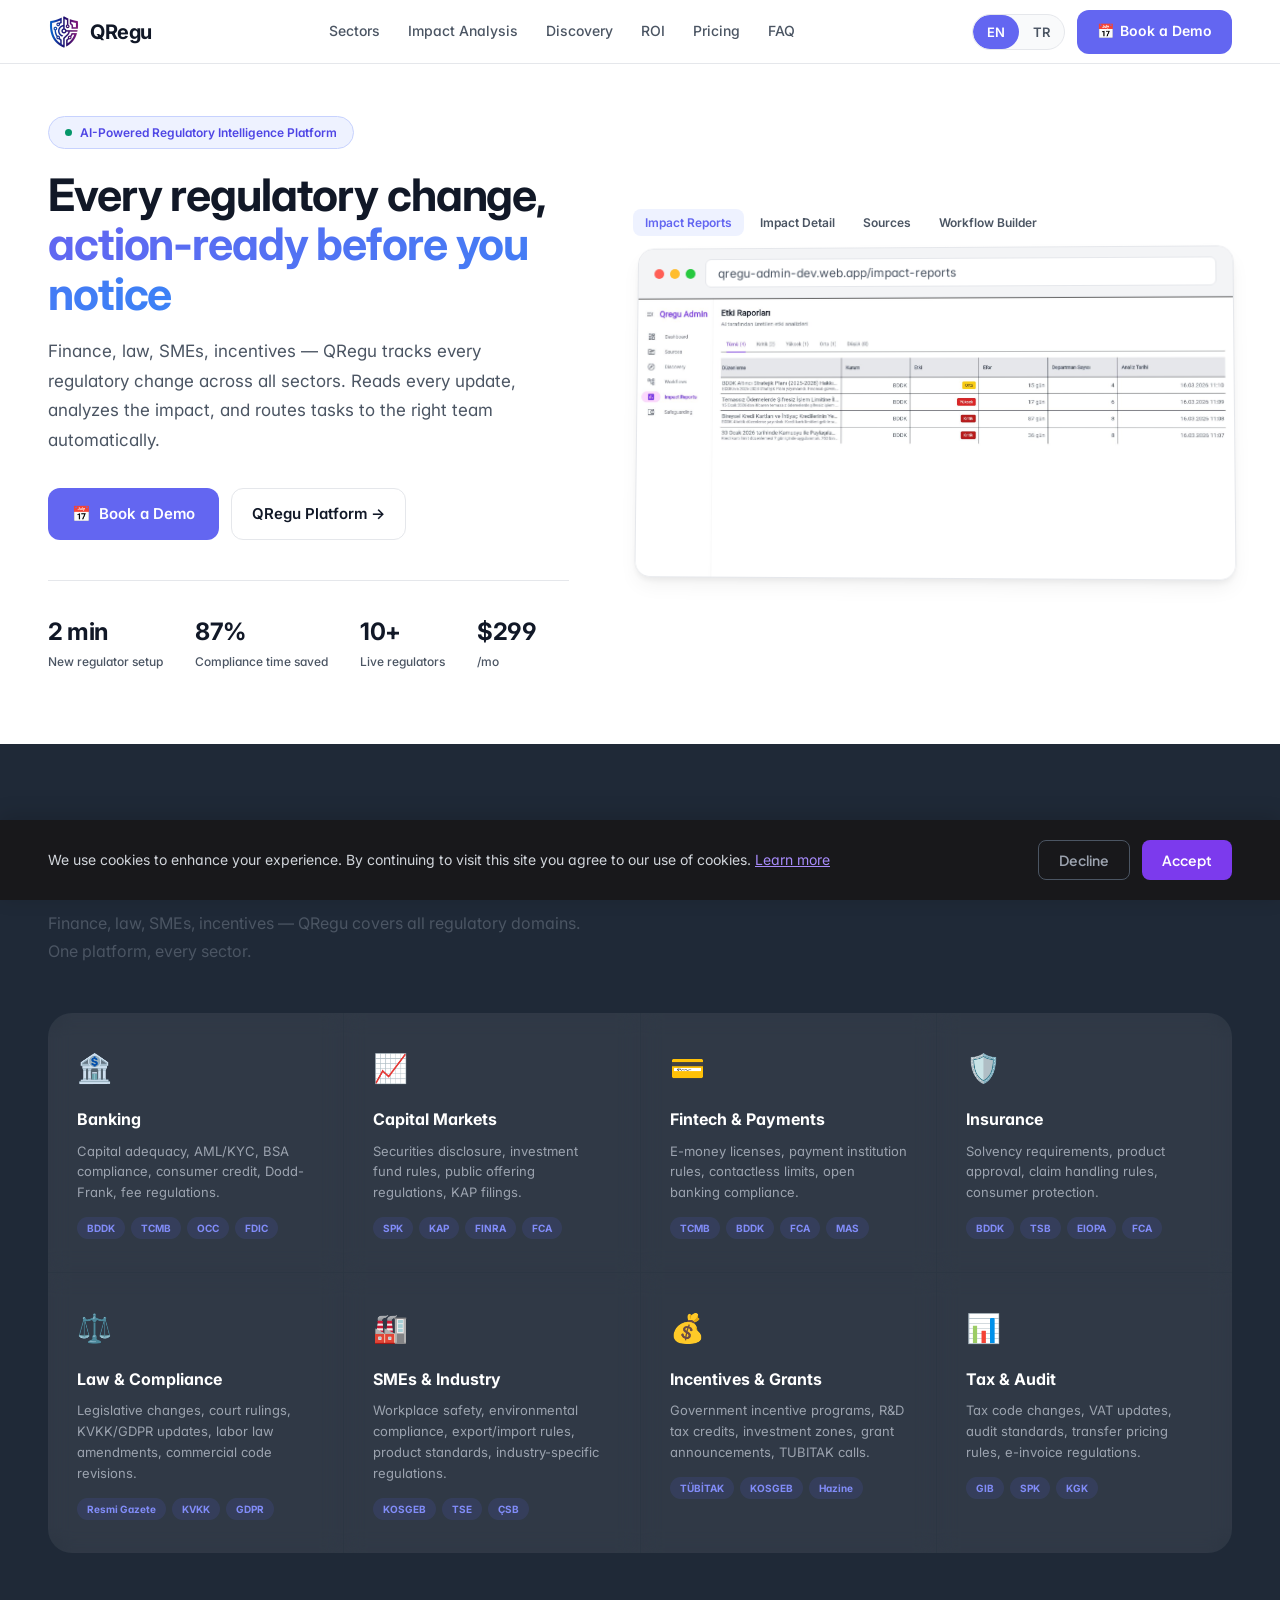
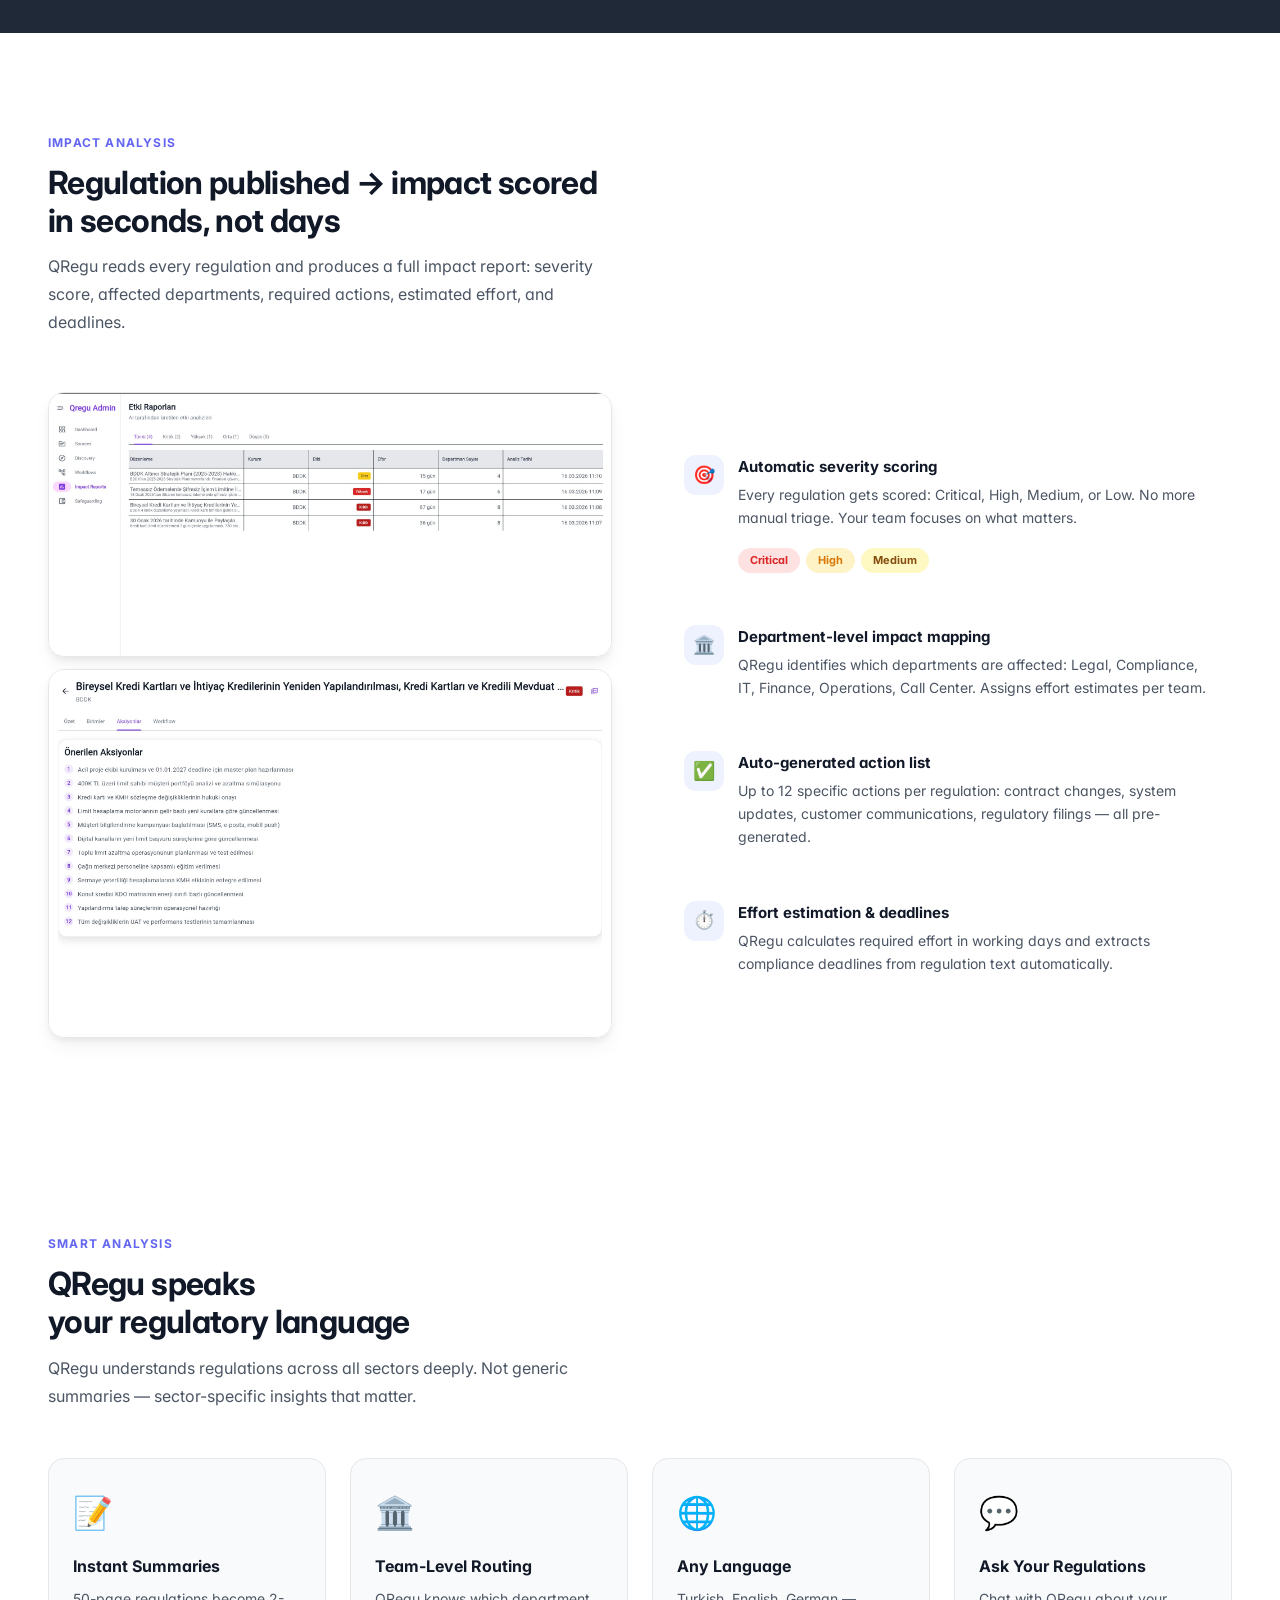
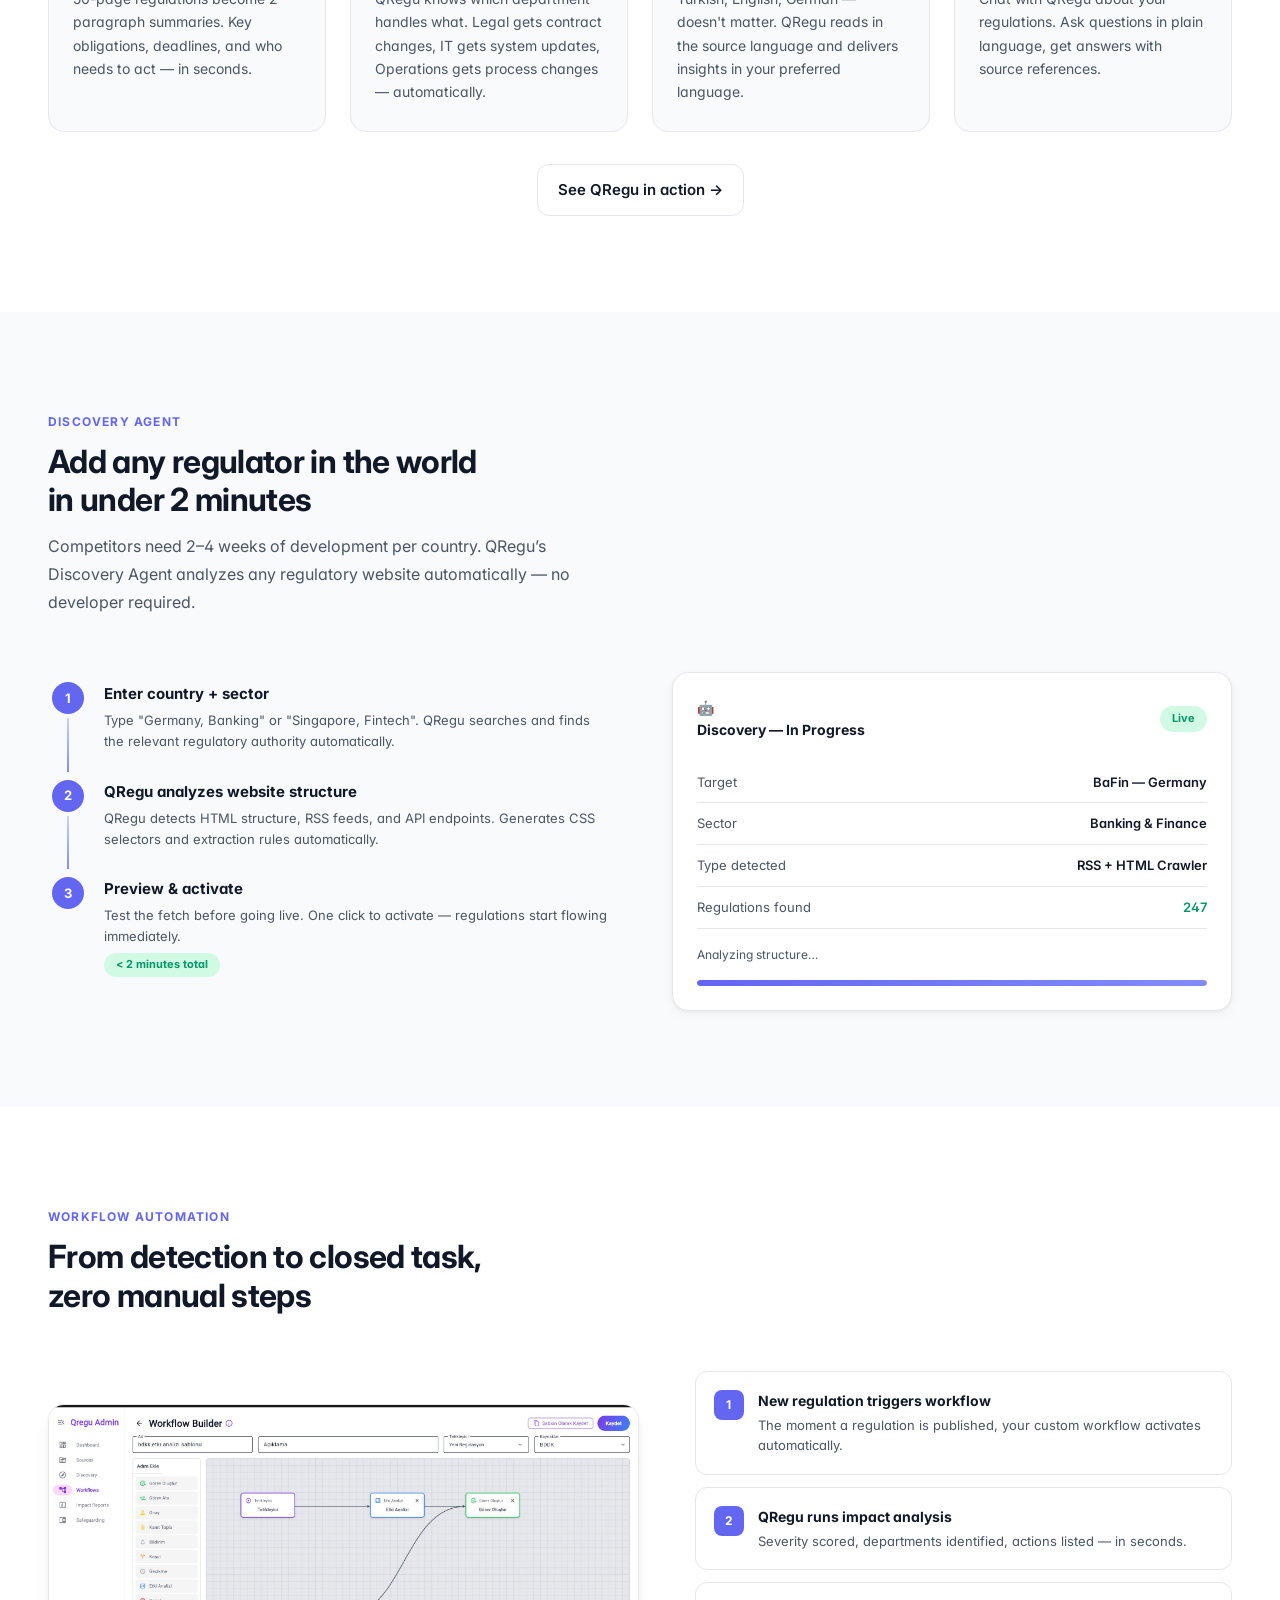
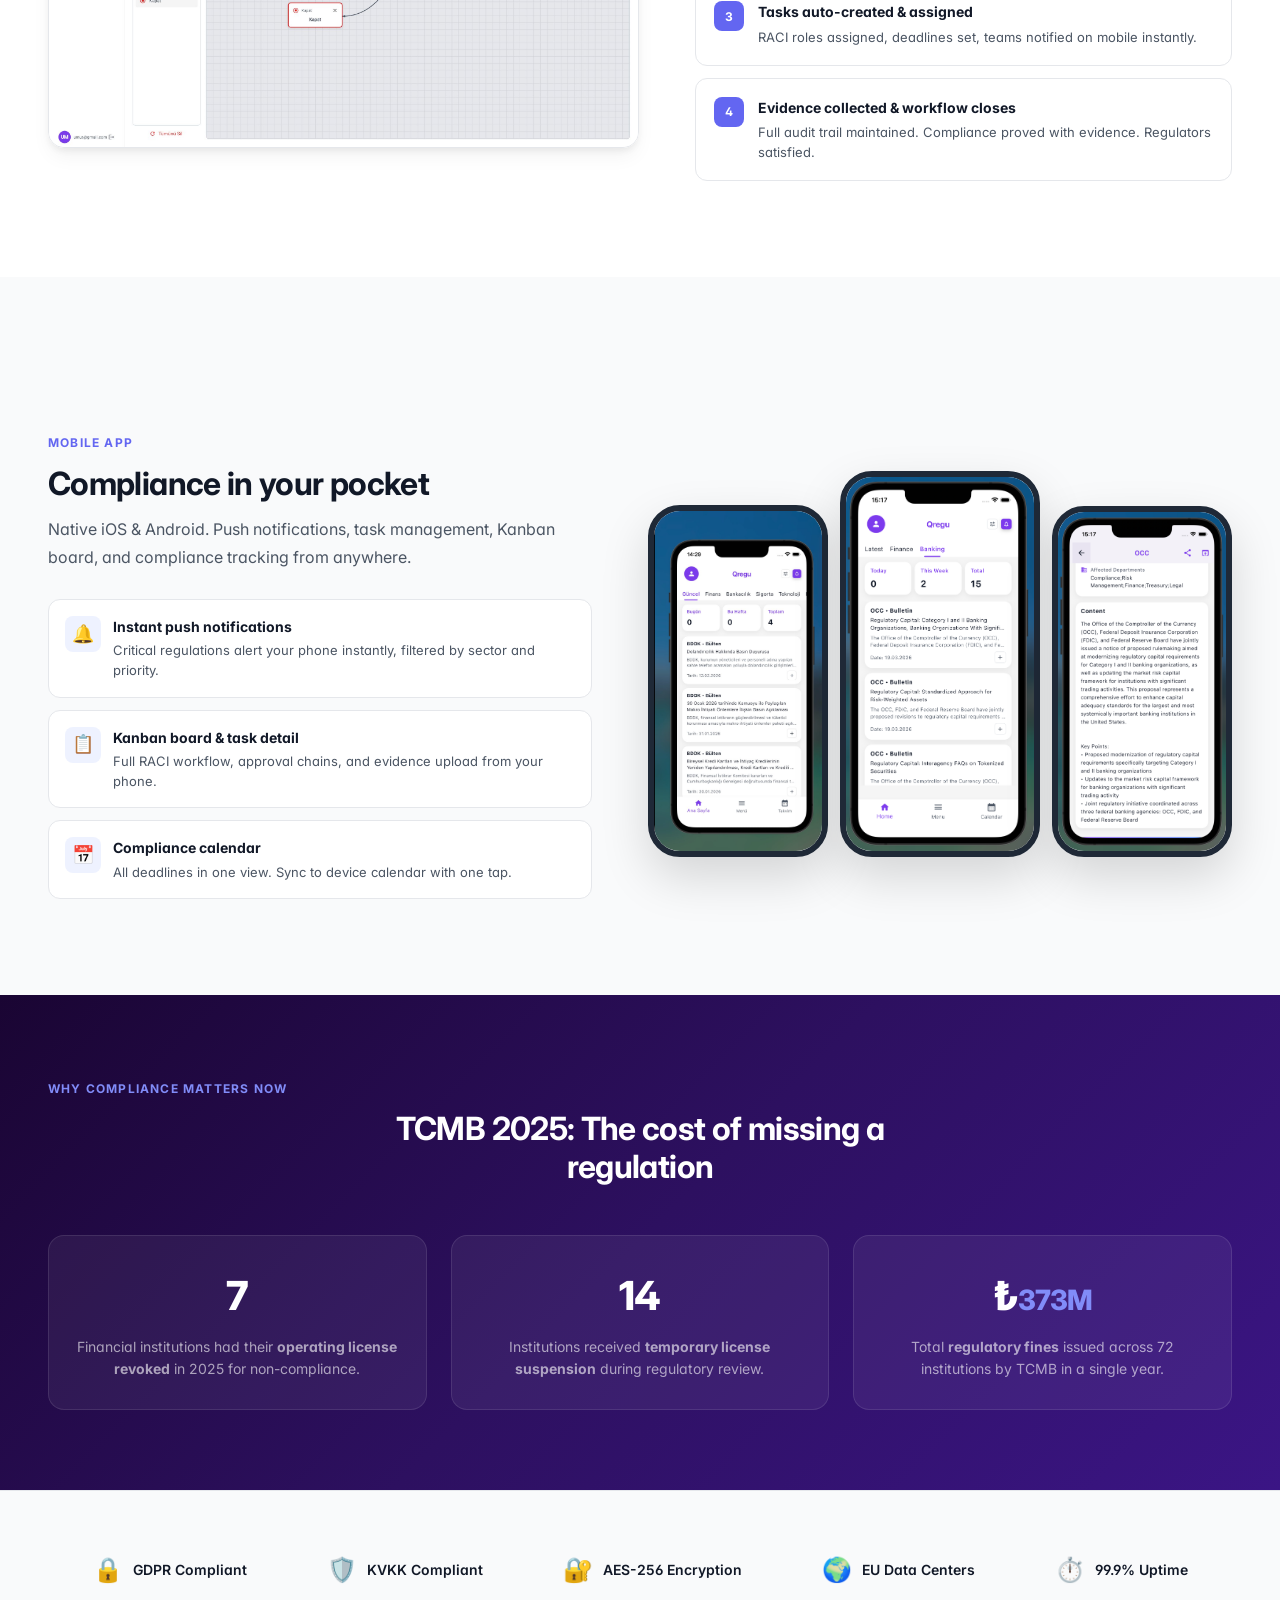
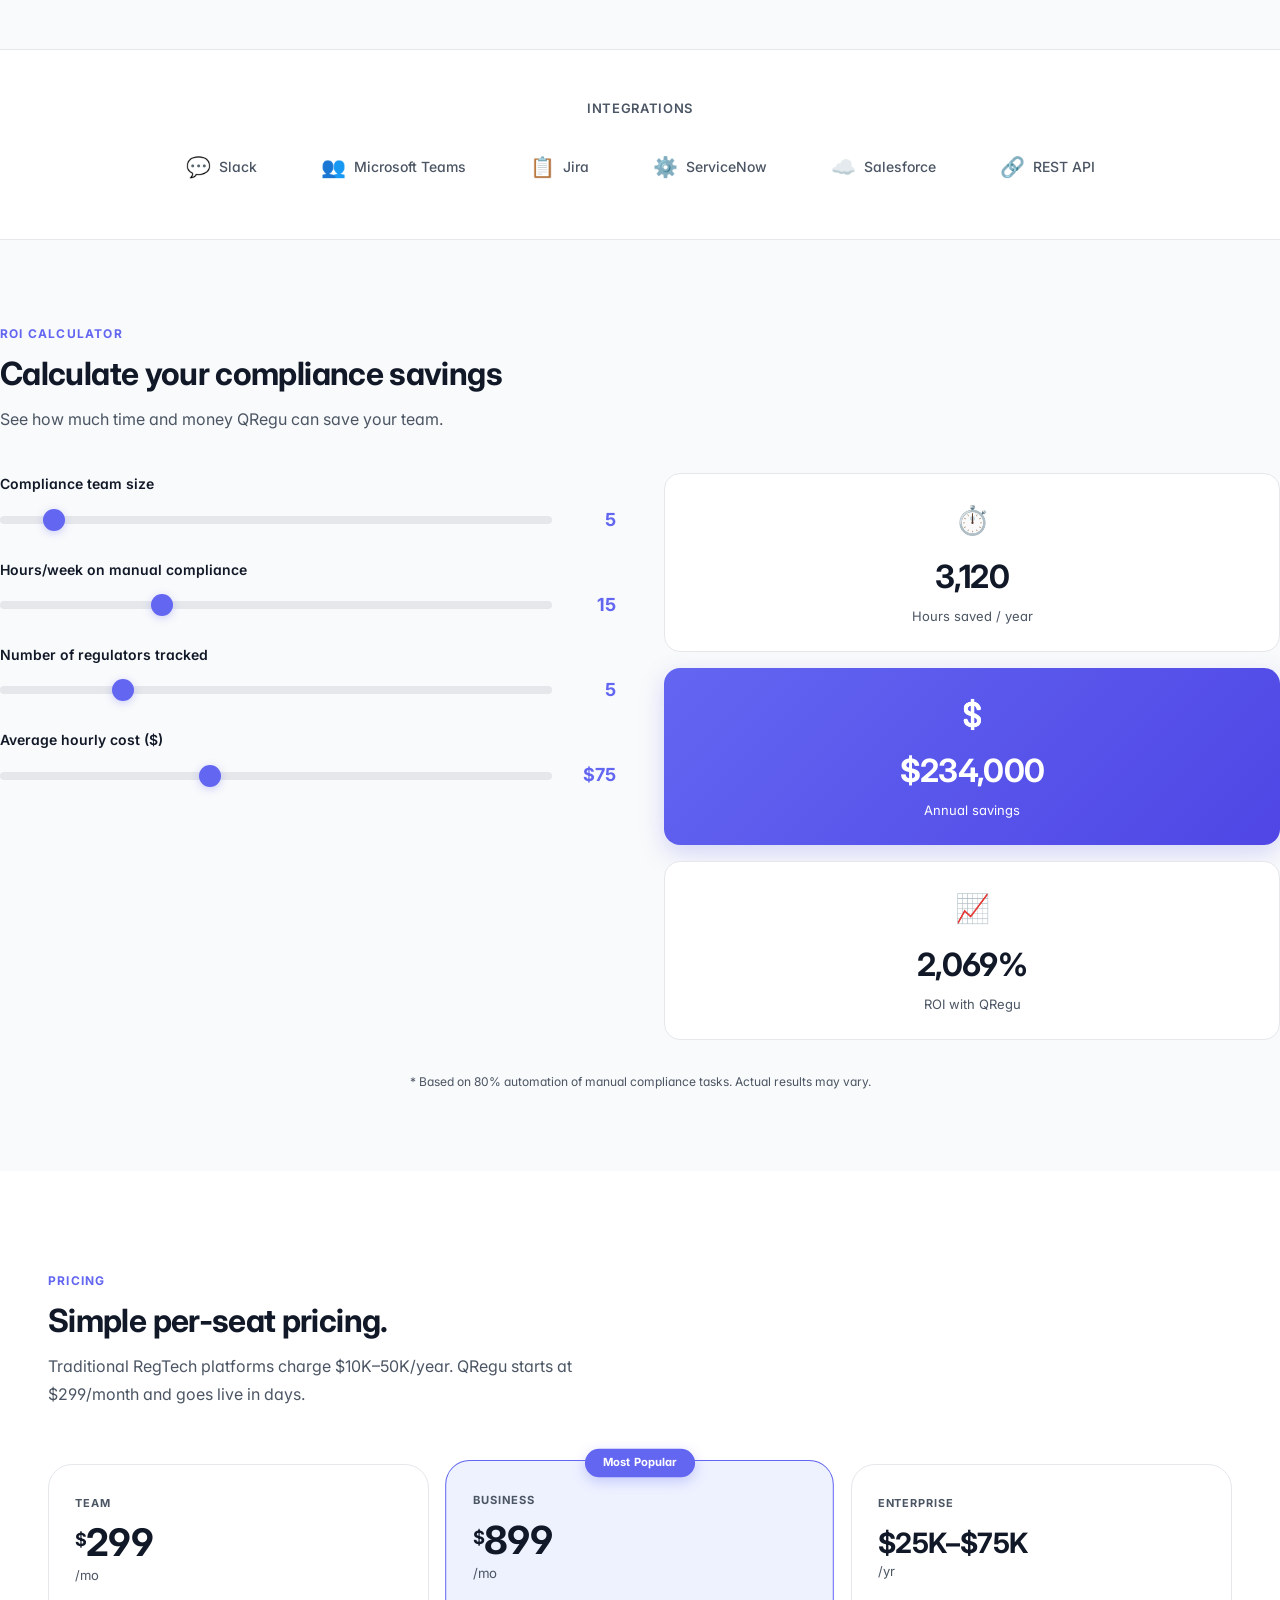
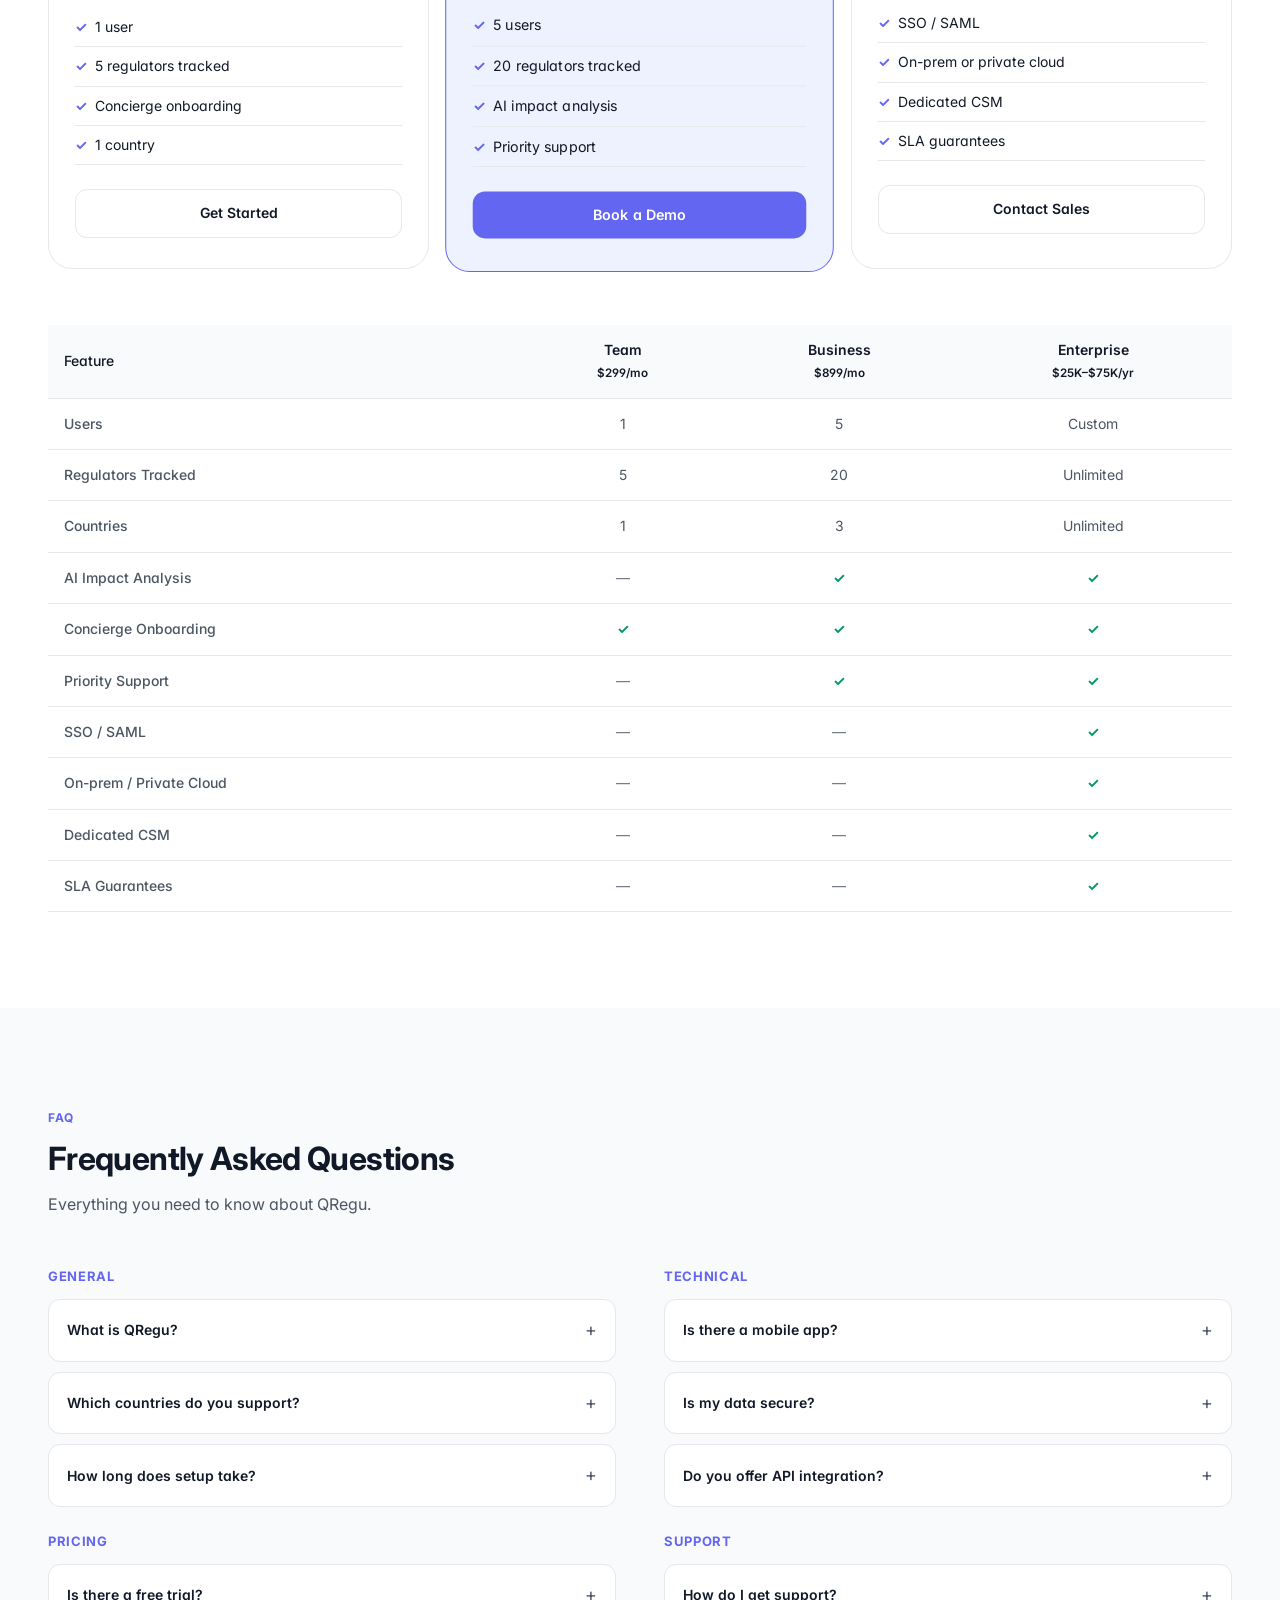
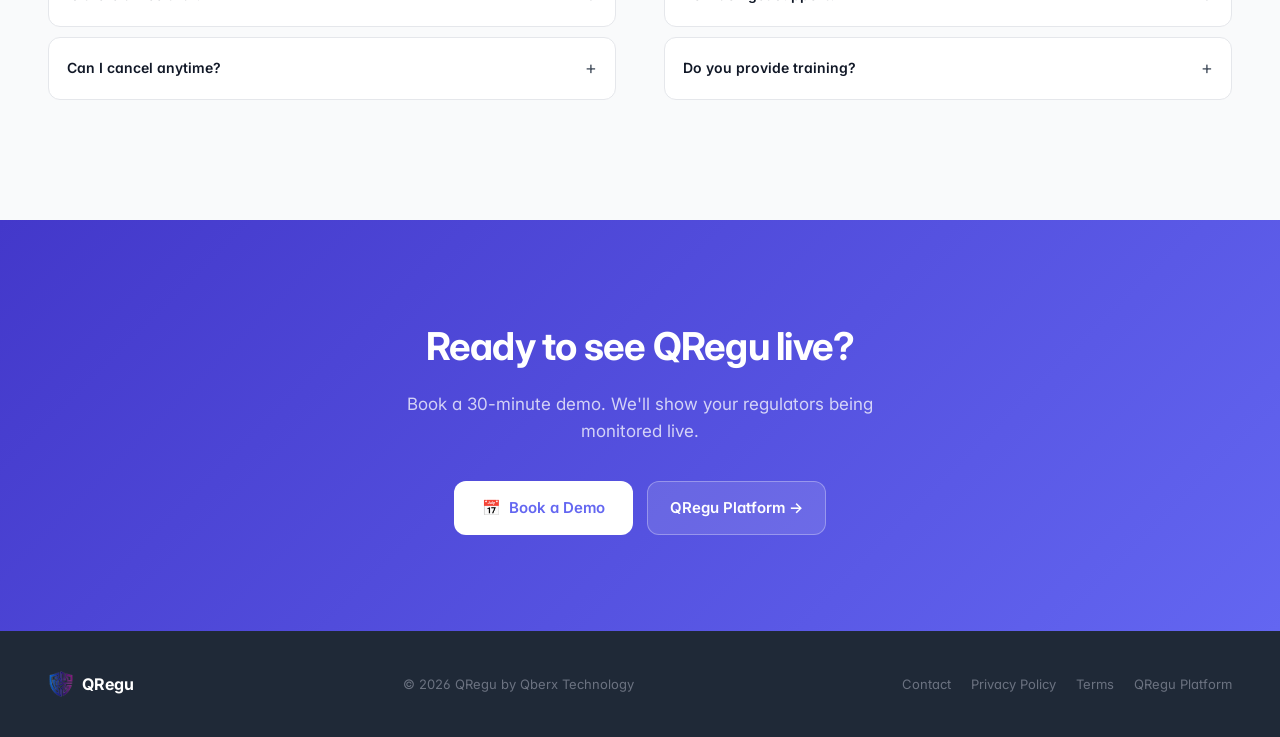
<file: index.html>
<!DOCTYPE html>
<html lang="en">
<head>
<meta charset="UTF-8">
<meta name="viewport" content="width=device-width, initial-scale=1.0">
<title>QRegu — AI-Powered Regulatory Intelligence Platform</title>
<meta name="description" content="QRegu monitors regulations across Banking, Insurance, Fintech and Capital Markets. AI impact analysis, automated workflows, native mobile apps. Track BDDK, SPK, TCMB, MASAK, FCA, OCC regulations.">
<meta name="keywords" content="QRegu, regulatory compliance, RegTech, AI compliance, BDDK, SPK, TCMB, MASAK, FCA, OCC, regulation monitoring, compliance automation, regulatory intelligence">
<meta name="author" content="QBERX">
<meta name="robots" content="index, follow">
<link rel="canonical" href="https://qregu.com/">

<!-- hreflang for multilingual SEO -->
<link rel="alternate" hreflang="en" href="https://qregu.com/">
<link rel="alternate" hreflang="tr" href="https://qregu.com/">
<link rel="alternate" hreflang="x-default" href="https://qregu.com/">

<!-- Open Graph / Facebook -->
<meta property="og:type" content="website">
<meta property="og:url" content="https://qregu.com/">
<meta property="og:title" content="QRegu — AI-Powered Regulatory Intelligence Platform">
<meta property="og:description" content="Monitor regulations across Banking, Insurance, Fintech and Capital Markets. AI impact analysis, automated workflows, native mobile apps.">
<meta property="og:image" content="https://qregu.com/images/logo.png">
<meta property="og:site_name" content="QRegu">

<!-- Twitter -->
<meta name="twitter:card" content="summary_large_image">
<meta name="twitter:url" content="https://qregu.com/">
<meta name="twitter:title" content="QRegu — AI-Powered Regulatory Intelligence Platform">
<meta name="twitter:description" content="Monitor regulations across Banking, Insurance, Fintech and Capital Markets. AI impact analysis, automated workflows.">
<meta name="twitter:image" content="https://qregu.com/images/logo.png">

<!-- Favicon -->
<link rel="icon" type="image/png" href="images/logo.png">
<link rel="apple-touch-icon" href="images/logo.png">

<link rel="preconnect" href="https://fonts.googleapis.com">
<link href="https://fonts.googleapis.com/css2?family=Plus+Jakarta+Sans:wght@300;400;500;600;700;800&display=swap" rel="stylesheet">
<link rel="stylesheet" href="styles.css">
<link rel="stylesheet" href="shared/common.css">

<!-- Structured Data -->
<script type="application/ld+json">
{
  "@context": "https://schema.org",
  "@type": "SoftwareApplication",
  "name": "QRegu",
  "applicationCategory": "BusinessApplication",
  "operatingSystem": "Web, iOS, Android",
  "description": "AI-powered regulatory intelligence platform for Banking, Insurance, Fintech and Capital Markets",
  "url": "https://qregu.com",
  "offers": {
    "@type": "Offer",
    "price": "99",
    "priceCurrency": "USD"
  },
  "provider": {
    "@type": "Organization",
    "name": "QBERX",
    "url": "https://qregu.com"
  }
}
</script>

<!-- FAQ Structured Data -->
<script type="application/ld+json">
{
  "@context": "https://schema.org",
  "@type": "FAQPage",
  "mainEntity": [
    {"@type": "Question", "name": "What is QRegu?", "acceptedAnswer": {"@type": "Answer", "text": "QRegu is an AI-powered regulatory intelligence platform that automatically monitors regulations, analyzes their impact, and routes tasks to the right teams."}},
    {"@type": "Question", "name": "Which countries do you support?", "acceptedAnswer": {"@type": "Answer", "text": "Currently we support Turkey (BDDK, SPK, TCMB, MASAK, KAP), UK (FCA, PRA), and USA (OCC). More regulators coming soon."}},
    {"@type": "Question", "name": "How long does setup take?", "acceptedAnswer": {"@type": "Answer", "text": "You can be up and running in days, not months. Basic setup takes less than an hour."}},
    {"@type": "Question", "name": "Is there a free trial?", "acceptedAnswer": {"@type": "Answer", "text": "Yes! We offer a 14-day free trial with full access to all features. No credit card required."}},
    {"@type": "Question", "name": "Can I cancel anytime?", "acceptedAnswer": {"@type": "Answer", "text": "Absolutely. There are no long-term contracts. You can cancel your subscription at any time."}},
    {"@type": "Question", "name": "Is there a mobile app?", "acceptedAnswer": {"@type": "Answer", "text": "Yes! We have native iOS and Android apps with push notifications for critical regulations."}},
    {"@type": "Question", "name": "Is my data secure?", "acceptedAnswer": {"@type": "Answer", "text": "We use AES-256 encryption, TLS 1.3, and store data in EU data centers. GDPR and KVKK compliant."}},
    {"@type": "Question", "name": "Do you offer API integration?", "acceptedAnswer": {"@type": "Answer", "text": "Yes, we provide a RESTful API for enterprise customers to integrate with existing systems."}},
    {"@type": "Question", "name": "How do I get support?", "acceptedAnswer": {"@type": "Answer", "text": "Email us at info@qberx.com. Business and Enterprise plans include priority support."}},
    {"@type": "Question", "name": "Do you provide training?", "acceptedAnswer": {"@type": "Answer", "text": "Yes! All plans include onboarding training. Enterprise customers get dedicated training sessions."}}
  ]
}
</script>
</head>
<body>

<nav class="nav" role="navigation" aria-label="Main navigation">
  <a href="/" class="nav-logo"><img id="nav-logo" src="" alt="QRegu logo">QRegu</a>
  <div class="nav-links">
    <a href="#sectors" class="nav-link"><span data-l="en" class="on">Sectors</span><span data-l="tr">Sekt&ouml;rler</span></a>
    <a href="#impact" class="nav-link"><span data-l="en" class="on">Impact Analysis</span><span data-l="tr">Etki Analizi</span></a>
    <a href="#discovery" class="nav-link"><span data-l="en" class="on">Discovery</span><span data-l="tr">Ke&#351;if</span></a>
    <a href="#roi" class="nav-link">ROI</a>
    <a href="#pricing" class="nav-link"><span data-l="en" class="on">Pricing</span><span data-l="tr">Fiyatlar</span></a>
    <a href="#faq" class="nav-link"><span data-l="en" class="on">FAQ</span><span data-l="tr">SSS</span></a>
  </div>
  <div class="nav-right">
    <div class="lang-pill">
      <button class="lbtn on" id="ben" onclick="setLang('en')" aria-label="Switch to English">EN</button>
      <button class="lbtn" id="btr" onclick="setLang('tr')" aria-label="Türkçe'ye geç">TR</button>
    </div>
    <a href="#" onclick="openDemoPopup();return false;" class="btn-cta">
      &#x1F4C5; <span data-l="en" class="on">Book a Demo</span><span data-l="tr">Demo Talep Et</span>
    </a>
    <button class="hamburger" onclick="document.getElementById('mobile-menu').classList.toggle('open')" aria-label="Menu">
      <span></span><span></span><span></span>
    </button>
  </div>
</nav>
<div id="mobile-menu" class="mobile-menu" role="menu" aria-label="Mobile navigation">
  <a href="#sectors" onclick="document.getElementById('mobile-menu').classList.remove('open')"><span data-l="en" class="on">Sectors</span><span data-l="tr">Sektörler</span></a>
  <a href="#impact" onclick="document.getElementById('mobile-menu').classList.remove('open')"><span data-l="en" class="on">Impact Analysis</span><span data-l="tr">Etki Analizi</span></a>
  <a href="#discovery" onclick="document.getElementById('mobile-menu').classList.remove('open')"><span data-l="en" class="on">Discovery</span><span data-l="tr">Ke&#351;if</span></a>
  <a href="#roi" onclick="document.getElementById('mobile-menu').classList.remove('open')">ROI</a>
  <a href="#pricing" onclick="document.getElementById('mobile-menu').classList.remove('open')"><span data-l="en" class="on">Pricing</span><span data-l="tr">Fiyatlar</span></a>
  <a href="#faq" onclick="document.getElementById('mobile-menu').classList.remove('open')"><span data-l="en" class="on">FAQ</span><span data-l="tr">SSS</span></a>
</div>

<!-- HERO -->
<div style="max-width:1280px;margin:0 auto;padding:116px 48px 72px;display:grid;grid-template-columns:1fr 1.15fr;gap:64px;align-items:center" class="hero-wrap">
  <div>
    <div class="hero-badge"><div class="live-dot"></div><span data-l="en" class="on">AI-Powered Regulatory Intelligence Platform</span><span data-l="tr">Yapay Zek&#226; Destekli Mevzuat Takip Platformu</span></div>
    <h1><span data-l="en" class="on">Every regulatory change,<br><em>action-ready before you notice</em></span><span data-l="tr">Her mevzuat de&#287;i&#351;ikli&#287;i siz fark etmeden<br><em>QRegu &#252;zerinde aksiyona haz&#305;r</em></span></h1>
    <p class="hero-sub"><span data-l="en" class="on">Finance, law, SMEs, incentives &mdash; QRegu tracks every regulatory change across all sectors. Reads every update, analyzes the impact, and routes tasks to the right team automatically.</span><span data-l="tr">Finans, hukuk, KOB&#304;&#8217;ler, te&#351;vikler &mdash; QRegu t&#252;m sekt&#246;rlerdeki mevzuat de&#287;i&#351;ikliklerini takip eder. Her g&#252;ncellemeyi okur, etkiyi analiz eder ve g&#246;revleri do&#287;ru ekibe otomatik y&#246;nlendirir.</span></p>
    <div class="hero-btns">
      <a href="#" onclick="openDemoPopup();return false;" class="btn-primary">&#x1F4C5; <span data-l="en" class="on">Book a Demo</span><span data-l="tr">Demo Talep Et</span></a>
      <a href="https://qregu-web-dev.web.app/" class="btn-ghost" target="_blank"><span data-l="en" class="on">QRegu Platform &rarr;</span><span data-l="tr">QRegu Platform &rarr;</span></a>
    </div>
    <div class="hero-stats">
      <div><span class="sn">2 min</span><span id="s1en" data-l="en">New regulator setup</span><span id="s1tr" data-l="tr">Yeni regulat&ouml;r kurulumu</span></div>
      <div><span class="sn">87%</span><span id="s2en" data-l="en">Compliance time saved</span><span id="s2tr" data-l="tr">Uyum s&uuml;resi tasarrufu</span></div>
      <div><span class="sn">10+</span><span id="s3en" data-l="en">Live regulators</span><span id="s3tr" data-l="tr">Canl&#305; regulat&ouml;r</span></div>
      <div><span class="sn">$299</span><span id="s4en" data-l="en">/mo</span><span id="s4tr" data-l="tr">/ay</span></div>
    </div>
  </div>
  <div>
    <div class="db-tabs">
      <button class="dbt on" onclick="sw('impact_list','qregu-admin-dev.web.app/impact-reports')"><span data-l="en" class="on">Impact Reports</span><span data-l="tr">Etki Raporlar&#305;</span></button>
      <button class="dbt" onclick="sw('impact_detail','qregu-admin-dev.web.app/impact-reports/detail')"><span data-l="en" class="on">Impact Detail</span><span data-l="tr">Etki Detay&#305;</span></button>
      <button class="dbt" onclick="sw('sources','qregu-admin-dev.web.app/sources')">Sources</button>
      <button class="dbt" onclick="sw('builder','qregu-admin-dev.web.app/workflows/builder')">Workflow Builder</button>
    </div>
    <div class="browser">
      <div class="bbar">
        <div class="bdots"><div class="bdot" style="background:#FF5F56"></div><div class="bdot" style="background:#FFBD2E"></div><div class="bdot" style="background:#27C93F"></div></div>
        <div class="burl" id="burl">qregu-admin-dev.web.app/impact-reports</div>
      </div>
      <img id="dbimg" class="bimg" src="" alt="QRegu admin dashboard showing impact reports and regulation monitoring" loading="lazy">
    </div>
  </div>
</div>

<!-- SECTORS -->
<div class="sectors-section" id="sectors">
  <div class="container">
    <div class="eyebrow eyebrow-w"><span data-l="en" class="on">Sectors</span><span data-l="tr">Sekt&ouml;rler</span></div>
    <h2 class="s-title s-title-w"><span data-l="en" class="on">Built for every regulated sector</span><span data-l="tr">Her d&#252;zenlenmi&#351; sekt&#246;r i&#231;in</span></h2>
    <p class="s-sub" style="color:var(--muted)"><span data-l="en" class="on">Finance, law, SMEs, incentives &mdash; QRegu covers all regulatory domains. One platform, every sector.</span><span data-l="tr">Finans, hukuk, KOB&#304;&#8217;ler, te&#351;vikler &mdash; QRegu t&#252;m mevzuat alanlar&#305;n&#305; kapsar. Tek platform, her sekt&#246;r.</span></p>
    <div class="sectors-grid">
      <div class="sector-card">
        <div class="sector-icon">&#x1F3E6;</div>
        <div class="sector-title"><span data-l="en" class="on">Banking</span><span data-l="tr">Bankac&#305;l&#305;k</span></div>
        <p class="sector-desc"><span data-l="en" class="on">Capital adequacy, AML/KYC, BSA compliance, consumer credit, Dodd-Frank, fee regulations.</span><span data-l="tr">Sermaye yeterlili&#287;i, AML/KYC, BSA uyumu, t&#252;ketici kredisi, Dodd-Frank, &#252;cret d&#252;zenlemeleri.</span></p>
        <div class="sector-regs"><span class="reg-chip">BDDK</span><span class="reg-chip">TCMB</span><span class="reg-chip">OCC</span><span class="reg-chip">FDIC</span></div>
      </div>
      <div class="sector-card">
        <div class="sector-icon">&#x1F4C8;</div>
        <div class="sector-title"><span data-l="en" class="on">Capital Markets</span><span data-l="tr">Sermaye Piyasalar&#305;</span></div>
        <p class="sector-desc"><span data-l="en" class="on">Securities disclosure, investment fund rules, public offering regulations, KAP filings.</span><span data-l="tr">Menkul k&#305;ymet kamuoyunu ayd&#305;nlatma, yat&#305;r&#305;m fonu kurallar&#305;, halka arz d&#252;zenlemeleri, KAP bildirimleri.</span></p>
        <div class="sector-regs"><span class="reg-chip">SPK</span><span class="reg-chip">KAP</span><span class="reg-chip">FINRA</span><span class="reg-chip">FCA</span></div>
      </div>
      <div class="sector-card">
        <div class="sector-icon">&#x1F4B3;</div>
        <div class="sector-title"><span data-l="en" class="on">Fintech &amp; Payments</span><span data-l="tr">Fintech &amp; &#214;demeler</span></div>
        <p class="sector-desc"><span data-l="en" class="on">E-money licenses, payment institution rules, contactless limits, open banking compliance.</span><span data-l="tr">E-para lisanslar&#305;, &#246;deme kurulu&#351;u kurallar&#305;, temass&#305;z limitler, a&#231;&#305;k bankac&#305;l&#305;k uyumu.</span></p>
        <div class="sector-regs"><span class="reg-chip">TCMB</span><span class="reg-chip">BDDK</span><span class="reg-chip">FCA</span><span class="reg-chip">MAS</span></div>
      </div>
      <div class="sector-card">
        <div class="sector-icon">&#x1F6E1;&#xFE0F;</div>
        <div class="sector-title"><span data-l="en" class="on">Insurance</span><span data-l="tr">Sigorta</span></div>
        <p class="sector-desc"><span data-l="en" class="on">Solvency requirements, product approval, claim handling rules, consumer protection.</span><span data-l="tr">&#214;deme g&#252;c&#252; gereksinimleri, &#252;r&#252;n onay&#305;, hasar i&#351;leme kurallar&#305;, t&#252;ketici korumas&#305;.</span></p>
        <div class="sector-regs"><span class="reg-chip">BDDK</span><span class="reg-chip">TSB</span><span class="reg-chip">EIOPA</span><span class="reg-chip">FCA</span></div>
      </div>
      <div class="sector-card">
        <div class="sector-icon">&#x2696;&#xFE0F;</div>
        <div class="sector-title"><span data-l="en" class="on">Law &amp; Compliance</span><span data-l="tr">Hukuk &amp; Uyum</span></div>
        <p class="sector-desc"><span data-l="en" class="on">Legislative changes, court rulings, KVKK/GDPR updates, labor law amendments, commercial code revisions.</span><span data-l="tr">Kanun de&#287;i&#351;iklikleri, mahkeme kararlar&#305;, KVKK/GDPR g&#252;ncellemeleri, i&#351; hukuku, ticaret kanunu revizyonlar&#305;.</span></p>
        <div class="sector-regs"><span class="reg-chip">Resmi Gazete</span><span class="reg-chip">KVKK</span><span class="reg-chip">GDPR</span></div>
      </div>
      <div class="sector-card">
        <div class="sector-icon">&#x1F3ED;</div>
        <div class="sector-title"><span data-l="en" class="on">SMEs &amp; Industry</span><span data-l="tr">KOB&#304;&#8217;ler &amp; Sanayi</span></div>
        <p class="sector-desc"><span data-l="en" class="on">Workplace safety, environmental compliance, export/import rules, product standards, industry-specific regulations.</span><span data-l="tr">&#304;&#351; g&#252;venli&#287;i, &#231;evre uyumu, ihracat/ithalat kurallar&#305;, &#252;r&#252;n standartlar&#305;, sekt&#246;rel d&#252;zenlemeler.</span></p>
        <div class="sector-regs"><span class="reg-chip">KOSGEB</span><span class="reg-chip">TSE</span><span class="reg-chip">&#199;SB</span></div>
      </div>
      <div class="sector-card">
        <div class="sector-icon">&#x1F4B0;</div>
        <div class="sector-title"><span data-l="en" class="on">Incentives &amp; Grants</span><span data-l="tr">Te&#351;vikler &amp; Hibeler</span></div>
        <p class="sector-desc"><span data-l="en" class="on">Government incentive programs, R&amp;D tax credits, investment zones, grant announcements, TUBITAK calls.</span><span data-l="tr">Devlet te&#351;vik programlar&#305;, Ar-Ge vergi indirimleri, yat&#305;r&#305;m b&#246;lgeleri, hibe duyurular&#305;, T&#220;B&#304;TAK &#231;a&#287;r&#305;lar&#305;.</span></p>
        <div class="sector-regs"><span class="reg-chip">T&#220;B&#304;TAK</span><span class="reg-chip">KOSGEB</span><span class="reg-chip">Hazine</span></div>
      </div>
      <div class="sector-card">
        <div class="sector-icon">&#x1F4CA;</div>
        <div class="sector-title"><span data-l="en" class="on">Tax &amp; Audit</span><span data-l="tr">Vergi &amp; Denetim</span></div>
        <p class="sector-desc"><span data-l="en" class="on">Tax code changes, VAT updates, audit standards, transfer pricing rules, e-invoice regulations.</span><span data-l="tr">Vergi kanunu de&#287;i&#351;iklikleri, KDV g&#252;ncellemeleri, denetim standartlar&#305;, transfer fiyatland&#305;rmas&#305;, e-fatura d&#252;zenlemeleri.</span></p>
        <div class="sector-regs"><span class="reg-chip">GIB</span><span class="reg-chip">SPK</span><span class="reg-chip">KGK</span></div>
      </div>
    </div>
  </div>
</div>

<!-- IMPACT ANALYSIS -->
<section id="impact">
<div class="container">
  <div class="eyebrow"><span data-l="en" class="on">Impact Analysis</span><span data-l="tr">Etki Analizi</span></div>
  <h2 class="s-title"><span data-l="en" class="on">Regulation published &rarr; impact scored<br>in seconds, not days</span><span data-l="tr">Mevzuat yay&#305;nland&#305; &rarr; etki saniyeler<br>i&ccedil;inde analiz edildi</span></h2>
  <p class="s-sub"><span data-l="en" class="on">QRegu reads every regulation and produces a full impact report: severity score, affected departments, required actions, estimated effort, and deadlines.</span><span data-l="tr">QRegu her mevzuat&#305; okuyarak tam etki raporu &#252;retir: &#246;nem skoru, etkilenen departmanlar, gerekli aksiyonlar, tahmini efor ve son tarihler.</span></p>
  <div class="impact-layout">
    <div class="impact-screens">
      <div class="impact-img"><img id="impact-list-img" src="" alt="QRegu impact reports list showing severity scores and affected departments" loading="lazy"></div>
      <div class="impact-img" style="margin-top:0"><img id="impact-detail-img" src="" alt="Detailed impact report with AI-generated actions and timeline" loading="lazy"></div>
    </div>
    <div class="impact-points">
      <div class="ip">
        <div class="ip-icon">&#x1F3AF;</div>
        <div>
          <div class="ip-title"><span data-l="en" class="on">Automatic severity scoring</span><span data-l="tr">Otomatik &ouml;nem skorlamas&#305;</span></div>
          <div class="ip-desc"><span data-l="en" class="on">Every regulation gets scored: Critical, High, Medium, or Low. No more manual triage. Your team focuses on what matters.</span><span data-l="tr">Her mevzuat skorlanır: Kritik, Yüksek, Orta veya Düşük. Manuel değerlendirme yok. Ekibiniz önemli olana odaklanır.</span></div>
          <div style="display:flex;gap:6px;margin-top:10px"><span class="ip-badge badge-crit"><span data-l="en" class="on">Critical</span><span data-l="tr">Kritik</span></span><span class="ip-badge badge-high" style="background:var(--abg);color:var(--amber)"><span data-l="en" class="on">High</span><span data-l="tr">Y&uuml;ksek</span></span><span class="ip-badge" style="background:#FEF9C3;color:#854D0E"><span data-l="en" class="on">Medium</span><span data-l="tr">Orta</span></span></div>
        </div>
      </div>
      <div class="ip">
        <div class="ip-icon">&#x1F3DB;&#xFE0F;</div>
        <div>
          <div class="ip-title"><span data-l="en" class="on">Department-level impact mapping</span><span data-l="tr">Departman bazl&#305; etki haritas&#305;</span></div>
          <div class="ip-desc"><span data-l="en" class="on">QRegu identifies which departments are affected: Legal, Compliance, IT, Finance, Operations, Call Center. Assigns effort estimates per team.</span><span data-l="tr">QRegu hangi departmanlar&#305;n etkilendi&#287;ini belirler: Hukuk, Uyum, BT, Finans, Operasyon, &#199;a&#287;r&#305; Merkezi. Her ekip i&#231;in efor tahmini atar.</span></div>
        </div>
      </div>
      <div class="ip">
        <div class="ip-icon">&#x2705;</div>
        <div>
          <div class="ip-title"><span data-l="en" class="on">Auto-generated action list</span><span data-l="tr">Otomatik &#252;retilen aksiyon listesi</span></div>
          <div class="ip-desc"><span data-l="en" class="on">Up to 12 specific actions per regulation: contract changes, system updates, customer communications, regulatory filings &mdash; all pre-generated.</span><span data-l="tr">Mevzuat başına 12 spesifik aksiyon: sözleşme değişiklikleri, sistem güncellemeleri, müşteri bildirimleri, regülatif raporlamalar &mdash; hepsi önceden üretilmiş.</span></div>
        </div>
      </div>
      <div class="ip">
        <div class="ip-icon">&#x23F1;&#xFE0F;</div>
        <div>
          <div class="ip-title"><span data-l="en" class="on">Effort estimation &amp; deadlines</span><span data-l="tr">Efor tahmini &amp; son tarihler</span></div>
          <div class="ip-desc"><span data-l="en" class="on">QRegu calculates required effort in working days and extracts compliance deadlines from regulation text automatically.</span><span data-l="tr">QRegu gerekli eforu i&#351; g&#252;n&#252; olarak hesaplar ve uyum son tarihlerini mevzuat metninden otomatik &#231;&#305;kar&#305;r.</span></div>
        </div>
      </div>
    </div>
  </div>
</div>
</section>

<!-- LLM POWERED -->
<section class="llm-section" id="llm">
<div class="container">
  <div class="eyebrow"><span data-l="en" class="on">Smart Analysis</span><span data-l="tr">Ak&#305;ll&#305; Analiz</span></div>
  <h2 class="s-title"><span data-l="en" class="on">QRegu speaks<br>your regulatory language</span><span data-l="tr">QRegu mevzuat dilinizi<br>konu&#351;ur</span></h2>
  <p class="s-sub"><span data-l="en" class="on">QRegu understands regulations across all sectors deeply. Not generic summaries &mdash; sector-specific insights that matter.</span><span data-l="tr">QRegu t&#252;m sekt&#246;rlerdeki mevzuatlar&#305; derinlemesine anlar. Genel &#246;zetler de&#287;il &mdash; sekt&#246;re &#246;zg&#252; &#246;nemli i&#231;g&#246;r&#252;ler.</span></p>
  <div class="llm-grid">
    <div class="llm-card">
      <div class="llm-icon">&#x1F4DD;</div>
      <h3><span data-l="en" class="on">Instant Summaries</span><span data-l="tr">Anl&#305;k &Ouml;zetler</span></h3>
      <p><span data-l="en" class="on">50-page regulations become 2-paragraph summaries. Key obligations, deadlines, and who needs to act &mdash; in seconds.</span><span data-l="tr">50 sayfalık mevzuatlar 2 paragraflık özete dönüşür. Temel yükümlülükler, son tarihler ve kimin aksiyon alması gerektiği &mdash; saniyeler içinde.</span></p>
    </div>
    <div class="llm-card">
      <div class="llm-icon">&#x1F3DB;&#xFE0F;</div>
      <h3><span data-l="en" class="on">Team-Level Routing</span><span data-l="tr">Ekip Bazl&#305; Y&ouml;nlendirme</span></h3>
      <p><span data-l="en" class="on">QRegu knows which department handles what. Legal gets contract changes, IT gets system updates, Operations gets process changes &mdash; automatically.</span><span data-l="tr">QRegu hangi departman&#305;n neyi ele ald&#305;&#287;&#305;n&#305; bilir. Hukuk s&#246;zle&#351;me de&#287;i&#351;ikliklerini, BT sistem g&#252;ncellemelerini, Operasyon s&#252;re&#231; de&#287;i&#351;ikliklerini al&#305;r &mdash; otomatik.</span></p>
    </div>
    <div class="llm-card">
      <div class="llm-icon">&#x1F310;</div>
      <h3><span data-l="en" class="on">Any Language</span><span data-l="tr">Her Dilde</span></h3>
      <p><span data-l="en" class="on">Turkish, English, German &mdash; doesn't matter. QRegu reads in the source language and delivers insights in your preferred language.</span><span data-l="tr">T&#252;rk&#231;e, &#304;ngilizce, Almanca &mdash; fark etmez. QRegu kaynak dilde okur ve tercih etti&#287;iniz dilde i&#231;g&#246;r&#252;ler sunar.</span></p>
    </div>
    <div class="llm-card">
      <div class="llm-icon">&#x1F4AC;</div>
      <h3><span data-l="en" class="on">Ask Your Regulations</span><span data-l="tr">Mevzuatlar&#305;n&#305;za Sorun</span></h3>
      <p><span data-l="en" class="on">Chat with QRegu about your regulations. Ask questions in plain language, get answers with source references.</span><span data-l="tr">Mevzuatlar&#305;n&#305;z hakk&#305;nda QRegu ile sohbet edin. Sade dilde sorun, kaynak referanslar&#305;yla cevap al&#305;n.</span></p>
    </div>
  </div>
  <div style="text-align:center;margin-top:32px">
    <a href="/features/ai-analysis.html" class="btn-ghost"><span data-l="en" class="on">See QRegu in action &rarr;</span><span data-l="tr">QRegu'yu i&#351; ba&#351;&#305;nda g&#246;r&#252;n &rarr;</span></a>
  </div>
</div>
</section>

<!-- AI DISCOVERY -->
<div class="discovery-section" id="discovery">
<div class="container">
  <div class="eyebrow"><span data-l="en" class="on">Discovery Agent</span><span data-l="tr">Ke&#351;if Ajan&#305;</span></div>
  <h2 class="s-title"><span data-l="en" class="on">Add any regulator in the world<br>in under 2 minutes</span><span data-l="tr">D&uuml;nyadaki herhangi bir regulat&ouml;r&uuml;<br>2 dakikadan k&#305;sa s&uuml;rede ekleyin</span></h2>
  <p class="s-sub"><span data-l="en" class="on">Competitors need 2&ndash;4 weeks of development per country. QRegu&rsquo;s Discovery Agent analyzes any regulatory website automatically &mdash; no developer required.</span><span data-l="tr">Rakipler her ülke için 2&ndash;4 hafta geliştirme ister. QRegu'nun Ke&#351;if Ajan&#305; herhangi bir mevzuat sitesini otomatik analiz eder &mdash; geliştirici gerekmez.</span></p>
  <div class="discovery-layout">
    <div class="discovery-steps">
      <div class="ds"><div class="ds-left"><div class="ds-num">1</div><div class="ds-line"></div></div><div class="ds-body"><div class="ds-title"><span data-l="en" class="on">Enter country + sector</span><span data-l="tr">&#220;lke + sekt&ouml;r girin</span></div><div class="ds-desc"><span data-l="en" class="on">Type "Germany, Banking" or "Singapore, Fintech". QRegu searches and finds the relevant regulatory authority automatically.</span><span data-l="tr">"Almanya, Bankac&#305;l&#305;k" veya "Singapur, Fintech" yaz&#305;n. QRegu otomatik olarak ilgili d&#252;zenleyici kurumu bulur.</span></div></div></div>
      <div class="ds"><div class="ds-left"><div class="ds-num">2</div><div class="ds-line"></div></div><div class="ds-body"><div class="ds-title"><span data-l="en" class="on">QRegu analyzes website structure</span><span data-l="tr">QRegu site yap&#305;s&#305;n&#305; analiz eder</span></div><div class="ds-desc"><span data-l="en" class="on">QRegu detects HTML structure, RSS feeds, and API endpoints. Generates CSS selectors and extraction rules automatically.</span><span data-l="tr">QRegu HTML yap&#305;s&#305;n&#305;, RSS beslemelerini ve API u&#231; noktalar&#305;n&#305; tespit eder. CSS se&#231;icileri ve &#231;&#305;karma kurallar&#305;n&#305; otomatik &#252;retir.</span></div></div></div>
      <div class="ds"><div class="ds-left"><div class="ds-num">3</div><div class="ds-line"></div></div><div class="ds-body"><div class="ds-title"><span data-l="en" class="on">Preview &amp; activate</span><span data-l="tr">&Ouml;nizle &amp; etkinle&#351;tir</span></div><div class="ds-desc"><span data-l="en" class="on">Test the fetch before going live. One click to activate &mdash; regulations start flowing immediately.</span><span data-l="tr">Canlıya geçmeden önce çekimi test edin. Bir tıkla etkinleştirin &mdash; mevzuatlar hemen akmaya başlar.</span></div><div class="ds-time"><span data-l="en" class="on">&#60; 2 minutes total</span><span data-l="tr">Toplam &#60; 2 dakika</span></div></div></div>
    </div>
    <div class="discovery-visual">
      <div class="discovery-card">
        <div class="dc-header"><div class="dc-title">&#x1F916; <span data-l="en" class="on">Discovery &mdash; In Progress</span><span data-l="tr">Ke&#351;if &mdash; Devam Ediyor</span></div><div class="dc-badge"><span data-l="en" class="on">Live</span><span data-l="tr">Canl&#305;</span></div></div>
        <div class="dc-row"><span class="dc-label"><span data-l="en" class="on">Target</span><span data-l="tr">Hedef</span></span><span class="dc-value">BaFin &mdash; Germany</span></div>
        <div class="dc-row"><span class="dc-label"><span data-l="en" class="on">Sector</span><span data-l="tr">Sekt&ouml;r</span></span><span class="dc-value">Banking &amp; Finance</span></div>
        <div class="dc-row"><span class="dc-label"><span data-l="en" class="on">Type detected</span><span data-l="tr">Tespit edilen tip</span></span><span class="dc-value">RSS + HTML Crawler</span></div>
        <div class="dc-row"><span class="dc-label"><span data-l="en" class="on">Regulations found</span><span data-l="tr">Bulunan mevzuat</span></span><span class="dc-value" style="color:var(--green)">247</span></div>
        <div style="margin-top:16px;font-size:12px;color:var(--muted);margin-bottom:6px"><span data-l="en" class="on">Analyzing structure&hellip;</span><span data-l="tr">Yap&#305; analiz ediliyor&hellip;</span></div>
        <div class="dc-progress"><div class="dc-bar"></div></div>
      </div>
    </div>
  </div>
</div>
</div>

<!-- WORKFLOW -->
<section>
<div class="container">
  <div class="eyebrow"><span data-l="en" class="on">Workflow Automation</span><span data-l="tr">&#304;&#351; Ak&#305;&#351;&#305; Otomasyonu</span></div>
  <h2 class="s-title"><span data-l="en" class="on">From detection to closed task,<br>zero manual steps</span><span data-l="tr">Tespitten kapal&#305; g&#246;reve,<br>s&#305;f&#305;r manuel ad&#305;m</span></h2>
  <div class="workflow-layout">
    <div class="wf-img"><img id="wf-img" src="" alt="QRegu visual workflow builder for compliance automation" loading="lazy"></div>
    <div class="wf-steps">
      <div class="wfs"><div class="wfn">1</div><div><div class="wft"><span data-l="en" class="on">New regulation triggers workflow</span><span data-l="tr">Yeni mevzuat i&#351; ak&#305;&#351;&#305;n&#305; tetikler</span></div><div class="wfd"><span data-l="en" class="on">The moment a regulation is published, your custom workflow activates automatically.</span><span data-l="tr">Mevzuat yayınlandığı anda özel iş akışınız otomatik devreye girer.</span></div></div></div>
      <div class="wfs"><div class="wfn">2</div><div><div class="wft"><span data-l="en" class="on">QRegu runs impact analysis</span><span data-l="tr">QRegu etki analizi yap&#305;yor</span></div><div class="wfd"><span data-l="en" class="on">Severity scored, departments identified, actions listed &mdash; in seconds.</span><span data-l="tr">Önem skorlandı, departmanlar belirlendi, aksiyonlar listelendi &mdash; saniyeler içinde.</span></div></div></div>
      <div class="wfs"><div class="wfn">3</div><div><div class="wft"><span data-l="en" class="on">Tasks auto-created &amp; assigned</span><span data-l="tr">G&ouml;revler otomatik olu&#351;turuldu &amp; atand&#305;</span></div><div class="wfd"><span data-l="en" class="on">RACI roles assigned, deadlines set, teams notified on mobile instantly.</span><span data-l="tr">RACI rolleri atandı, son tarihler belirlendi, ekipler mobilden anında bildirim aldı.</span></div></div></div>
      <div class="wfs"><div class="wfn">4</div><div><div class="wft"><span data-l="en" class="on">Evidence collected &amp; workflow closes</span><span data-l="tr">Kan&#305;t topland&#305; &amp; i&#351; ak&#305;&#351;&#305; kapand&#305;</span></div><div class="wfd"><span data-l="en" class="on">Full audit trail maintained. Compliance proved with evidence. Regulators satisfied.</span><span data-l="tr">Tam denetim izi tutuldu. Uyum kanıtlarla ispat edildi. Düzenleyiciler tatmin oldu.</span></div></div></div>
    </div>
  </div>
</div>
</section>

<!-- MOBILE -->
<section class="mobile-section">
<div class="container">
  <div class="mobile-layout">
    <div>
      <div class="eyebrow"><span data-l="en" class="on">Mobile App</span><span data-l="tr">Mobil Uygulama</span></div>
      <h2 class="s-title"><span data-l="en" class="on">Compliance in your pocket</span><span data-l="tr">Uyum cebinizde</span></h2>
      <p class="s-sub"><span data-l="en" class="on">Native iOS &amp; Android. Push notifications, task management, Kanban board, and compliance tracking from anywhere.</span><span data-l="tr">Native iOS ve Android. Anlık bildirimler, görev yönetimi, Kanban panosu ve uyum takibi, her yerden.</span></p>
      <div class="mobile-points" style="margin-top:28px">
        <div class="mp"><div class="mpi">&#x1F514;</div><div><div class="mpt"><span data-l="en" class="on">Instant push notifications</span><span data-l="tr">Anl&#305;k push bildirimleri</span></div><div class="mpd"><span data-l="en" class="on">Critical regulations alert your phone instantly, filtered by sector and priority.</span><span data-l="tr">Kritik mevzuatlar sektör ve önceliğe göre filtrelenerek anında telefonunuza ulaşır.</span></div></div></div>
        <div class="mp"><div class="mpi">&#x1F4CB;</div><div><div class="mpt"><span data-l="en" class="on">Kanban board &amp; task detail</span><span data-l="tr">Kanban panosu &amp; g&ouml;rev detay&#305;</span></div><div class="mpd"><span data-l="en" class="on">Full RACI workflow, approval chains, and evidence upload from your phone.</span><span data-l="tr">Tam RACI iş akışı, onay zincirleri ve kanıt yükleme telefonunuzdan.</span></div></div></div>
        <div class="mp"><div class="mpi">&#x1F4C5;</div><div><div class="mpt"><span data-l="en" class="on">Compliance calendar</span><span data-l="tr">Uyum takvimi</span></div><div class="mpd"><span data-l="en" class="on">All deadlines in one view. Sync to device calendar with one tap.</span><span data-l="tr">Tüm son tarihler tek görünümde. Bir dokunuşla cihaz takvimiyle senkronize edin.</span></div></div></div>
      </div>
    </div>
    <div class="phones" id="phones"></div>
  </div>
</div>
</section>

<!-- RISK -->
<div class="risk-section">
<div class="container">
  <div class="eyebrow eyebrow-w" style="text-align:center"><span data-l="en" class="on">Why compliance matters now</span><span data-l="tr">Neden uyum &#351;imdi &ouml;nemli</span></div>
  <h2 class="s-title s-title-w" style="text-align:center;max-width:600px;margin:0 auto 12px"><span data-l="en" class="on">TCMB 2025: The cost of missing a regulation</span><span data-l="tr">TCMB 2025: Bir mevzuat&#305; ka&ccedil;&#305;rman&#305;n bedeli</span></h2>
  <div class="risk-grid">
    <div class="risk-card"><span class="risk-num">7</span><div class="risk-desc"><span data-l="en" class="on">Financial institutions had their <strong>operating license revoked</strong> in 2025 for non-compliance.</span><span data-l="tr">2025 yılında uyumsuzluk nedeniyle <strong>faaliyet izni iptal edilen</strong> kuruluş sayısı.</span></div></div>
    <div class="risk-card"><span class="risk-num">14</span><div class="risk-desc"><span data-l="en" class="on">Institutions received <strong>temporary license suspension</strong> during regulatory review.</span><span data-l="tr">Denetim sürecinde <strong>geçici lisans askıya alınan</strong> kuruluş sayısı.</span></div></div>
    <div class="risk-card"><span class="risk-num">&#x20BA;<span style="font-size:28px">373M</span></span><div class="risk-desc"><span data-l="en" class="on">Total <strong>regulatory fines</strong> issued across 72 institutions by TCMB in a single year.</span><span data-l="tr">TCMB'nin tek bir yılda 72 kuruluşa uyguladığı toplam <strong>idari para cezası</strong>.</span></div></div>
  </div>
</div>
</div>

<!-- TRUST BADGES -->
<div class="trust-section">
  <div class="trust-badges">
    <div class="trust-badge"><span class="trust-icon">🔒</span><span><span data-l="en" class="on">GDPR Compliant</span><span data-l="tr">GDPR Uyumlu</span></span></div>
    <div class="trust-badge"><span class="trust-icon">🛡️</span><span><span data-l="en" class="on">KVKK Compliant</span><span data-l="tr">KVKK Uyumlu</span></span></div>
    <div class="trust-badge"><span class="trust-icon">🔐</span><span><span data-l="en" class="on">AES-256 Encryption</span><span data-l="tr">AES-256 Şifreleme</span></span></div>
    <div class="trust-badge"><span class="trust-icon">🌍</span><span><span data-l="en" class="on">EU Data Centers</span><span data-l="tr">AB Veri Merkezleri</span></span></div>
    <div class="trust-badge"><span class="trust-icon">⏱️</span><span><span data-l="en" class="on">99.9% Uptime</span><span data-l="tr">%99.9 Çalışma Süresi</span></span></div>
  </div>
</div>

<!-- INTEGRATIONS -->
<div class="integrations-section">
  <div class="integrations-title"><span data-l="en" class="on">Integrations</span><span data-l="tr">Entegrasyonlar</span></div>
  <div class="integrations-grid">
    <div class="integration-item"><span class="integration-icon">💬</span>Slack</div>
    <div class="integration-item"><span class="integration-icon">👥</span>Microsoft Teams</div>
    <div class="integration-item"><span class="integration-icon">📋</span>Jira</div>
    <div class="integration-item"><span class="integration-icon">⚙️</span>ServiceNow</div>
    <div class="integration-item"><span class="integration-icon">☁️</span>Salesforce</div>
    <div class="integration-item"><span class="integration-icon">🔗</span>REST API</div>
  </div>
</div>

<!-- ROI CALCULATOR -->
<section id="roi" class="roi-section">
<div class="container">
  <div class="eyebrow"><span data-l="en" class="on">ROI Calculator</span><span data-l="tr">ROI Hesaplay&#305;c&#305;</span></div>
  <h2 class="s-title"><span data-l="en" class="on">Calculate your compliance savings</span><span data-l="tr">Uyum tasarrufunuzu hesaplay&#305;n</span></h2>
  <p class="s-sub"><span data-l="en" class="on">See how much time and money QRegu can save your team.</span><span data-l="tr">QRegu'nun ekibinize ne kadar zaman ve para tasarrufu sa&#287;layabilece&#287;ini g&ouml;r&uuml;n.</span></p>

  <div class="roi-layout">
    <div class="roi-inputs">
      <div class="roi-field">
        <label><span data-l="en" class="on">Compliance team size</span><span data-l="tr">Uyum ekibi b&uuml;y&uuml;kl&uuml;&#287;&uuml;</span></label>
        <div class="roi-slider-wrap">
          <input type="range" id="roi-team" min="1" max="50" value="5" class="roi-slider" aria-label="Compliance team size">
          <span class="roi-value" id="roi-team-val">5</span>
        </div>
      </div>
      <div class="roi-field">
        <label><span data-l="en" class="on">Hours/week on manual compliance</span><span data-l="tr">Haftal&#305;k manuel uyum saati</span></label>
        <div class="roi-slider-wrap">
          <input type="range" id="roi-hours" min="5" max="40" value="15" class="roi-slider" aria-label="Hours per week on manual compliance">
          <span class="roi-value" id="roi-hours-val">15</span>
        </div>
      </div>
      <div class="roi-field">
        <label><span data-l="en" class="on">Number of regulators tracked</span><span data-l="tr">&#304;zlenen regulat&ouml;r say&#305;s&#305;</span></label>
        <div class="roi-slider-wrap">
          <input type="range" id="roi-regs" min="1" max="20" value="5" class="roi-slider" aria-label="Number of regulators tracked">
          <span class="roi-value" id="roi-regs-val">5</span>
        </div>
      </div>
      <div class="roi-field">
        <label><span data-l="en" class="on">Average hourly cost ($)</span><span data-l="tr">Ortalama saat maliyeti ($)</span></label>
        <div class="roi-slider-wrap">
          <input type="range" id="roi-cost" min="30" max="150" value="75" step="5" class="roi-slider" aria-label="Average hourly cost in dollars">
          <span class="roi-value">$<span id="roi-cost-val">75</span></span>
        </div>
      </div>
    </div>

    <div class="roi-results" aria-live="polite">
      <div class="roi-result-card">
        <div class="roi-result-icon">&#x23F1;&#xFE0F;</div>
        <div class="roi-result-value" id="roi-hours-saved">3,120</div>
        <div class="roi-result-label"><span data-l="en" class="on">Hours saved / year</span><span data-l="tr">Y&#305;ll&#305;k tasarruf edilen saat</span></div>
      </div>
      <div class="roi-result-card highlight">
        <div class="roi-result-icon">💲</div>
        <div class="roi-result-value">$<span id="roi-money-saved">234,000</span></div>
        <div class="roi-result-label"><span data-l="en" class="on">Annual savings</span><span data-l="tr">Y&#305;ll&#305;k tasarruf</span></div>
      </div>
      <div class="roi-result-card">
        <div class="roi-result-icon">&#x1F4C8;</div>
        <div class="roi-result-value"><span id="roi-percentage">1,950</span>%</div>
        <div class="roi-result-label"><span data-l="en" class="on">ROI with QRegu</span><span data-l="tr">QRegu ile ROI</span></div>
      </div>
    </div>
  </div>

  <p class="roi-note"><span data-l="en" class="on">* Based on 80% automation of manual compliance tasks. Actual results may vary.</span><span data-l="tr">* Manuel uyum g&ouml;revlerinin %80 otomasyonuna dayanmaktad&#305;r. Ger&ccedil;ek sonu&ccedil;lar de&#287;i&#351;ebilir.</span></p>
</div>
</section>

<!-- PRICING -->
<section id="pricing">
<div class="container">
  <div class="eyebrow">Pricing</div>
  <h2 class="s-title"><span data-l="en" class="on">Simple per-seat pricing.</span><span data-l="tr">Basit kullan&#305;c&#305; ba&#351;&#305;na fiyatland&#305;rma.</span></h2>
  <p class="s-sub"><span data-l="en" class="on">Traditional RegTech platforms charge $10K&ndash;50K/year. QRegu starts at $299/month and goes live in days.</span><span data-l="tr">Geleneksel RegTech platformlar&#305; y&#305;lda $10K&ndash;50K al&#305;r. QRegu $299/ay'dan ba&#351;lar ve g&uuml;nler i&ccedil;inde devreye al&#305;n&#305;r.</span></p>
  <div class="pricing-grid">
    <div class="pc">
      <div class="ptier">Team</div>
      <div class="pamount"><sup>$</sup>299</div>
      <div class="pperiod"><span data-l="en" class="on">/mo</span><span data-l="tr">/ay</span></div>
      <ul class="plist"><li><span data-l="en" class="on">1 user</span><span data-l="tr">1 kullan&#305;c&#305;</span></li><li><span data-l="en" class="on">5 regulators tracked</span><span data-l="tr">5 regulat&ouml;r takibi</span></li><li><span data-l="en" class="on">Concierge onboarding</span><span data-l="tr">Ki&#351;iye &ouml;zel kurulum</span></li><li><span data-l="en" class="on">1 country</span><span data-l="tr">1 &uuml;lke</span></li></ul>
      <a href="#" onclick="openDemoPopup();return false;" class="pbtn outline"><span data-l="en" class="on">Get Started</span><span data-l="tr">Ba&#351;la</span></a>
    </div>
    <div class="pc feat">
      <div class="flabel">Most Popular</div>
      <div class="ptier">Business</div>
      <div class="pamount"><sup>$</sup>899</div>
      <div class="pperiod"><span data-l="en" class="on">/mo</span><span data-l="tr">/ay</span></div>
      <ul class="plist"><li><span data-l="en" class="on">5 users</span><span data-l="tr">5 kullan&#305;c&#305;</span></li><li><span data-l="en" class="on">20 regulators tracked</span><span data-l="tr">20 regulat&ouml;r takibi</span></li><li><span data-l="en" class="on">AI impact analysis</span><span data-l="tr">AI etki analizi</span></li><li><span data-l="en" class="on">Priority support</span><span data-l="tr">&Ouml;ncelikli destek</span></li></ul>
      <a href="#" onclick="openDemoPopup();return false;" class="pbtn fill"><span data-l="en" class="on">Book a Demo</span><span data-l="tr">Demo Talep Et</span></a>
    </div>
    <div class="pc">
      <div class="ptier">Enterprise</div>
      <div class="pamount" style="font-size:28px;padding-top:6px">$25K&ndash;$75K</div>
      <div class="pperiod"><span data-l="en" class="on">/yr</span><span data-l="tr">/y&#305;l</span></div>
      <ul class="plist"><li><span data-l="en" class="on">SSO / SAML</span><span data-l="tr">SSO / SAML</span></li><li><span data-l="en" class="on">On-prem or private cloud</span><span data-l="tr">On-prem veya &ouml;zel bulut</span></li><li><span data-l="en" class="on">Dedicated CSM</span><span data-l="tr">&Ouml;zel m&uuml;&#351;teri y&ouml;neticisi</span></li><li><span data-l="en" class="on">SLA guarantees</span><span data-l="tr">SLA garantisi</span></li></ul>
      <a href="#" onclick="openDemoPopup();return false;" class="pbtn outline"><span data-l="en" class="on">Contact Sales</span><span data-l="tr">Sat&#305;&#351; Ekibi</span></a>
    </div>
  </div>

  <!-- Comparison Table -->
  <div class="compare-table">
    <table>
      <thead>
        <tr>
          <th><span data-l="en" class="on">Feature</span><span data-l="tr">Özellik</span></th>
          <th>Team<br><small>$299/mo</small></th>
          <th>Business<br><small>$899/mo</small></th>
          <th>Enterprise<br><small>$25K&ndash;$75K/yr</small></th>
        </tr>
      </thead>
      <tbody>
        <tr>
          <td><span data-l="en" class="on">Users</span><span data-l="tr">Kullanıcı</span></td>
          <td>1</td>
          <td>5</td>
          <td><span data-l="en" class="on">Custom</span><span data-l="tr">Özel</span></td>
        </tr>
        <tr>
          <td><span data-l="en" class="on">Regulators Tracked</span><span data-l="tr">Regulatör Takibi</span></td>
          <td>5</td>
          <td>20</td>
          <td><span data-l="en" class="on">Unlimited</span><span data-l="tr">Sınırsız</span></td>
        </tr>
        <tr>
          <td><span data-l="en" class="on">Countries</span><span data-l="tr">Ülke</span></td>
          <td>1</td>
          <td>3</td>
          <td><span data-l="en" class="on">Unlimited</span><span data-l="tr">Sınırsız</span></td>
        </tr>
        <tr>
          <td><span data-l="en" class="on">AI Impact Analysis</span><span data-l="tr">AI Etki Analizi</span></td>
          <td class="cross">—</td>
          <td class="check">✓</td>
          <td class="check">✓</td>
        </tr>
        <tr>
          <td><span data-l="en" class="on">Concierge Onboarding</span><span data-l="tr">Kişiye Özel Kurulum</span></td>
          <td class="check">✓</td>
          <td class="check">✓</td>
          <td class="check">✓</td>
        </tr>
        <tr>
          <td><span data-l="en" class="on">Priority Support</span><span data-l="tr">Öncelikli Destek</span></td>
          <td class="cross">—</td>
          <td class="check">✓</td>
          <td class="check">✓</td>
        </tr>
        <tr>
          <td>SSO / SAML</td>
          <td class="cross">—</td>
          <td class="cross">—</td>
          <td class="check">✓</td>
        </tr>
        <tr>
          <td><span data-l="en" class="on">On-prem / Private Cloud</span><span data-l="tr">On-prem / Özel Bulut</span></td>
          <td class="cross">—</td>
          <td class="cross">—</td>
          <td class="check">✓</td>
        </tr>
        <tr>
          <td><span data-l="en" class="on">Dedicated CSM</span><span data-l="tr">Özel Müşteri Yöneticisi</span></td>
          <td class="cross">—</td>
          <td class="cross">—</td>
          <td class="check">✓</td>
        </tr>
        <tr>
          <td><span data-l="en" class="on">SLA Guarantees</span><span data-l="tr">SLA Garantisi</span></td>
          <td class="cross">—</td>
          <td class="cross">—</td>
          <td class="check">✓</td>
        </tr>
      </tbody>
    </table>
  </div>
</div>
</section>

<!-- FAQ -->
<section class="faq-section" id="faq">
<div class="container">
  <div class="eyebrow"><span data-l="en" class="on">FAQ</span><span data-l="tr">SSS</span></div>
  <h2 class="s-title"><span data-l="en" class="on">Frequently Asked Questions</span><span data-l="tr">Sık Sorulan Sorular</span></h2>
  <p class="s-sub"><span data-l="en" class="on">Everything you need to know about QRegu.</span><span data-l="tr">QRegu hakkında bilmeniz gereken her şey.</span></p>

  <div class="faq-grid">
    <div class="faq-col">
      <!-- General -->
      <div class="faq-category">
        <div class="faq-cat-title"><span data-l="en" class="on">General</span><span data-l="tr">Genel</span></div>
        <div class="faq-item">
          <div class="faq-q" onclick="this.parentElement.classList.toggle('open')" role="button" aria-expanded="false" tabindex="0"><span data-l="en" class="on">What is QRegu?</span><span data-l="tr">QRegu nedir?</span></div>
          <div class="faq-a"><span data-l="en" class="on">QRegu is an AI-powered regulatory intelligence platform that automatically monitors regulations, analyzes their impact, and routes tasks to the right teams. It helps financial institutions stay compliant with less manual effort.</span><span data-l="tr">QRegu, mevzuatları otomatik izleyen, etkilerini analiz eden ve görevleri doğru ekiplere yönlendiren AI destekli bir regülatif istihbarat platformudur. Finansal kuruluşların daha az manuel eforla uyumlu kalmasına yardımcı olur.</span></div>
        </div>
        <div class="faq-item">
          <div class="faq-q" onclick="this.parentElement.classList.toggle('open')"><span data-l="en" class="on">Which countries do you support?</span><span data-l="tr">Hangi ülkeleri destekliyorsunuz?</span></div>
          <div class="faq-a"><span data-l="en" class="on">Currently we support Turkey (BDDK, SPK, TCMB, MASAK, KAP), UK (FCA, PRA), and USA (OCC). More regulators coming soon. With our AI Discovery feature, we can add any regulator in under 2 minutes.</span><span data-l="tr">Şu anda Türkiye (BDDK, SPK, TCMB, MASAK, KAP), İngiltere (FCA, PRA) ve ABD'yi (OCC) destekliyoruz. Daha fazla regülatör yakında geliyor. AI Discovery özelliğimizle herhangi bir regülatörü 2 dakikadan kısa sürede ekleyebiliyoruz.</span></div>
        </div>
        <div class="faq-item">
          <div class="faq-q" onclick="this.parentElement.classList.toggle('open')"><span data-l="en" class="on">How long does setup take?</span><span data-l="tr">Kurulum ne kadar sürer?</span></div>
          <div class="faq-a"><span data-l="en" class="on">You can be up and running in days, not months. Basic setup takes less than an hour. Adding new regulators with QRegu Discovery takes under 2 minutes each.</span><span data-l="tr">Aylar de&#287;il, g&#252;nler i&#231;inde &#231;al&#305;&#351;maya ba&#351;layabilirsiniz. Temel kurulum bir saatten az s&#252;rer. QRegu Ke&#351;if ile yeni reg&#252;lat&#246;r eklemek her biri 2 dakikadan az s&#252;rer.</span></div>
        </div>
      </div>

      <!-- Pricing -->
      <div class="faq-category">
        <div class="faq-cat-title"><span data-l="en" class="on">Pricing</span><span data-l="tr">Fiyatlandırma</span></div>
        <div class="faq-item">
          <div class="faq-q" onclick="this.parentElement.classList.toggle('open')"><span data-l="en" class="on">Is there a free trial?</span><span data-l="tr">Ücretsiz deneme var mı?</span></div>
          <div class="faq-a"><span data-l="en" class="on">Yes! We offer a 14-day free trial with full access to all features. No credit card required. Book a demo and we'll set you up.</span><span data-l="tr">Evet! Tüm özelliklere tam erişimle 14 günlük ücretsiz deneme sunuyoruz. Kredi kartı gerekmez. Demo rezervasyonu yapın, sizi ayarlayalım.</span></div>
        </div>
        <div class="faq-item">
          <div class="faq-q" onclick="this.parentElement.classList.toggle('open')"><span data-l="en" class="on">Can I cancel anytime?</span><span data-l="tr">İstediğim zaman iptal edebilir miyim?</span></div>
          <div class="faq-a"><span data-l="en" class="on">Absolutely. There are no long-term contracts. You can cancel your subscription at any time and your access continues until the end of your billing period.</span><span data-l="tr">Kesinlikle. Uzun vadeli sözleşme yok. Aboneliğinizi istediğiniz zaman iptal edebilirsiniz ve erişiminiz fatura döneminin sonuna kadar devam eder.</span></div>
        </div>
      </div>
    </div>

    <div class="faq-col">
      <!-- Technical -->
      <div class="faq-category">
        <div class="faq-cat-title"><span data-l="en" class="on">Technical</span><span data-l="tr">Teknik</span></div>
        <div class="faq-item">
          <div class="faq-q" onclick="this.parentElement.classList.toggle('open')"><span data-l="en" class="on">Is there a mobile app?</span><span data-l="tr">Mobil uygulama var mı?</span></div>
          <div class="faq-a"><span data-l="en" class="on">Yes! We have native iOS and Android apps. Get push notifications for critical regulations, manage tasks, and track compliance from anywhere.</span><span data-l="tr">Evet! Native iOS ve Android uygulamalarımız var. Kritik mevzuatlar için push bildirimleri alın, görevleri yönetin ve uyumu her yerden takip edin.</span></div>
        </div>
        <div class="faq-item">
          <div class="faq-q" onclick="this.parentElement.classList.toggle('open')"><span data-l="en" class="on">Is my data secure?</span><span data-l="tr">Verilerim güvende mi?</span></div>
          <div class="faq-a"><span data-l="en" class="on">Security is our top priority. We use AES-256 encryption, TLS 1.3, and store data in EU data centers. We're GDPR and KVKK compliant with 99.9% uptime SLA.</span><span data-l="tr">Güvenlik en önemli önceliğimiz. AES-256 şifreleme, TLS 1.3 kullanıyoruz ve verileri AB veri merkezlerinde saklıyoruz. %99.9 çalışma süresi SLA'sı ile GDPR ve KVKK uyumluyuz.</span></div>
        </div>
        <div class="faq-item">
          <div class="faq-q" onclick="this.parentElement.classList.toggle('open')"><span data-l="en" class="on">Do you offer API integration?</span><span data-l="tr">API entegrasyonu var mı?</span></div>
          <div class="faq-a"><span data-l="en" class="on">Yes, we provide a RESTful API for enterprise customers. You can integrate QRegu with your existing systems, pull regulation data, and automate workflows programmatically.</span><span data-l="tr">Evet, kurumsal müşteriler için RESTful API sağlıyoruz. QRegu'yu mevcut sistemlerinizle entegre edebilir, mevzuat verilerini çekebilir ve iş akışlarını programatik olarak otomatikleştirebilirsiniz.</span></div>
        </div>
      </div>

      <!-- Support -->
      <div class="faq-category">
        <div class="faq-cat-title"><span data-l="en" class="on">Support</span><span data-l="tr">Destek</span></div>
        <div class="faq-item">
          <div class="faq-q" onclick="this.parentElement.classList.toggle('open')"><span data-l="en" class="on">How do I get support?</span><span data-l="tr">Nasıl destek alırım?</span></div>
          <div class="faq-a"><span data-l="en" class="on">Email us at info@qberx.com for any questions. Business and Enterprise plans include priority support with faster response times.</span><span data-l="tr">Herhangi bir soru için info@qberx.com adresine e-posta gönderin. Business ve Enterprise planları daha hızlı yanıt süreleri ile öncelikli destek içerir.</span></div>
        </div>
        <div class="faq-item">
          <div class="faq-q" onclick="this.parentElement.classList.toggle('open')"><span data-l="en" class="on">Do you provide training?</span><span data-l="tr">Eğitim sağlıyor musunuz?</span></div>
          <div class="faq-a"><span data-l="en" class="on">Yes! All plans include onboarding training. Enterprise customers get dedicated training sessions and ongoing support to ensure your team gets the most out of QRegu.</span><span data-l="tr">Evet! Tüm planlar başlangıç eğitimi içerir. Kurumsal müşteriler, ekibinizin QRegu'dan en iyi şekilde yararlanmasını sağlamak için özel eğitim oturumları ve sürekli destek alır.</span></div>
        </div>
      </div>
    </div>
  </div>
</div>
</section>

<!-- CTA -->
<div class="cta-wrap">
  <div class="container">
    <h2><span data-l="en" class="on">Ready to see QRegu live?</span><span data-l="tr">QRegu'yu canl&#305; g&ouml;rmeye haz&#305;r m&#305;s&#305;n&#305;z?</span></h2>
    <p class="cta-sub"><span data-l="en" class="on">Book a 30-minute demo. We'll show your regulators being monitored live.</span><span data-l="tr">30 dakikalık demo rezervasyonu yapın. Regulatörlerinizin canlı izlendiğini gösterelim.</span></p>
    <div class="cta-btns">
      <a href="#" onclick="openDemoPopup();return false;" class="btn-primary" style="background:white;color:var(--p);font-size:15px;padding:14px 28px">&#x1F4C5; <span data-l="en" class="on">Book a Demo</span><span data-l="tr">Demo Talep Et</span></a>
      <a href="https://qregu-web-dev.web.app/" class="btn-ghost" target="_blank" style="background:rgba(255,255,255,.12);color:white;border-color:rgba(255,255,255,.3);font-size:15px;padding:14px 22px"><span data-l="en" class="on">QRegu Platform &rarr;</span><span data-l="tr">QRegu Platform &rarr;</span></a>
    </div>
  </div>
</div>

<footer role="contentinfo">
  <div class="fi">
    <div class="flogo"><img id="footer-logo" src="" alt="QRegu">QRegu</div>
    <span class="fcopy">&copy; 2026 QRegu by Qberx Technology</span>
    <div class="flinks"><a href="/contact.html">Contact</a><a href="/privacy-policy.html">Privacy Policy</a><a href="/terms-of-service.html">Terms</a><a href="https://qregu-web-dev.web.app/" target="_blank">QRegu Platform</a></div>
  </div>
</footer>

<script src="shared/common.js"></script>
<script>
// Page-specific: Dashboard tabs
var screens={
  impact_list:{img:'images/impact-list.png',url:'qregu-admin-dev.web.app/impact-reports'},
  impact_detail:{img:'images/impact-detail.png',url:'qregu-admin-dev.web.app/impact-reports/detail'},
  sources:{img:'images/admin-sources.png',url:'qregu-admin-dev.web.app/sources'},
  builder:{img:'images/workflow-builder.png',url:'qregu-admin-dev.web.app/workflows/builder'}
};

function sw(name,url){
  var keys=Object.keys(screens);
  document.querySelectorAll('.dbt').forEach(function(t,i){t.classList.toggle('on',keys[i]===name);});
  document.getElementById('dbimg').src=screens[name].img;
  document.getElementById('burl').textContent=screens[name].url;
}

// ROI Calculator
function calculateROI(){
  var team = parseInt(document.getElementById('roi-team').value);
  var hours = parseInt(document.getElementById('roi-hours').value);
  var regs = parseInt(document.getElementById('roi-regs').value);
  var cost = parseInt(document.getElementById('roi-cost').value);

  // Update display values
  document.getElementById('roi-team-val').textContent = team;
  document.getElementById('roi-hours-val').textContent = hours;
  document.getElementById('roi-regs-val').textContent = regs;
  document.getElementById('roi-cost-val').textContent = cost;

  // Calculate savings (80% automation)
  var weeklyHours = team * hours;
  var yearlyHours = weeklyHours * 52;
  var savedHours = Math.round(yearlyHours * 0.8);
  var savedMoney = savedHours * cost;

  // QRegu cost (assume Business plan)
  var qreguCost = 899 * 12;
  var roi = Math.round(((savedMoney - qreguCost) / qreguCost) * 100);

  // Update results
  document.getElementById('roi-hours-saved').textContent = savedHours.toLocaleString();
  document.getElementById('roi-money-saved').textContent = savedMoney.toLocaleString();
  document.getElementById('roi-percentage').textContent = roi.toLocaleString();
}

function initROI(){
  var sliders = document.querySelectorAll('.roi-slider');
  sliders.forEach(function(s){
    s.addEventListener('input', calculateROI);
  });
  calculateROI();
}

function initPage(){
  document.getElementById('nav-logo').src='images/logo.png';
  document.getElementById('footer-logo').src='images/logo.png';
  document.getElementById('impact-list-img').src='images/impact-list.png';
  document.getElementById('impact-detail-img').src='images/impact-detail.png';
  document.getElementById('wf-img').src='images/workflow-builder.png';
  sw('impact_list');
  // phones
  var ph=document.getElementById('phones');
  var imgs=['images/mobile-home.png','images/occ-regulations-list.png','images/occ-regulation-detail.png'];
  var ws=['180px','200px','180px'];
  var mt=['0px','0px','-20px'];
  ph.innerHTML=imgs.map(function(s,i){return '<div class="phone" style="width:'+ws[i]+';margin-top:'+mt[i]+'"><img src="'+s+'" alt="QRegu mobile" loading="lazy"></div>';}).join('');
  // ROI calculator
  initROI();
}
initPage();
</script>
</body>
</html>
</file>
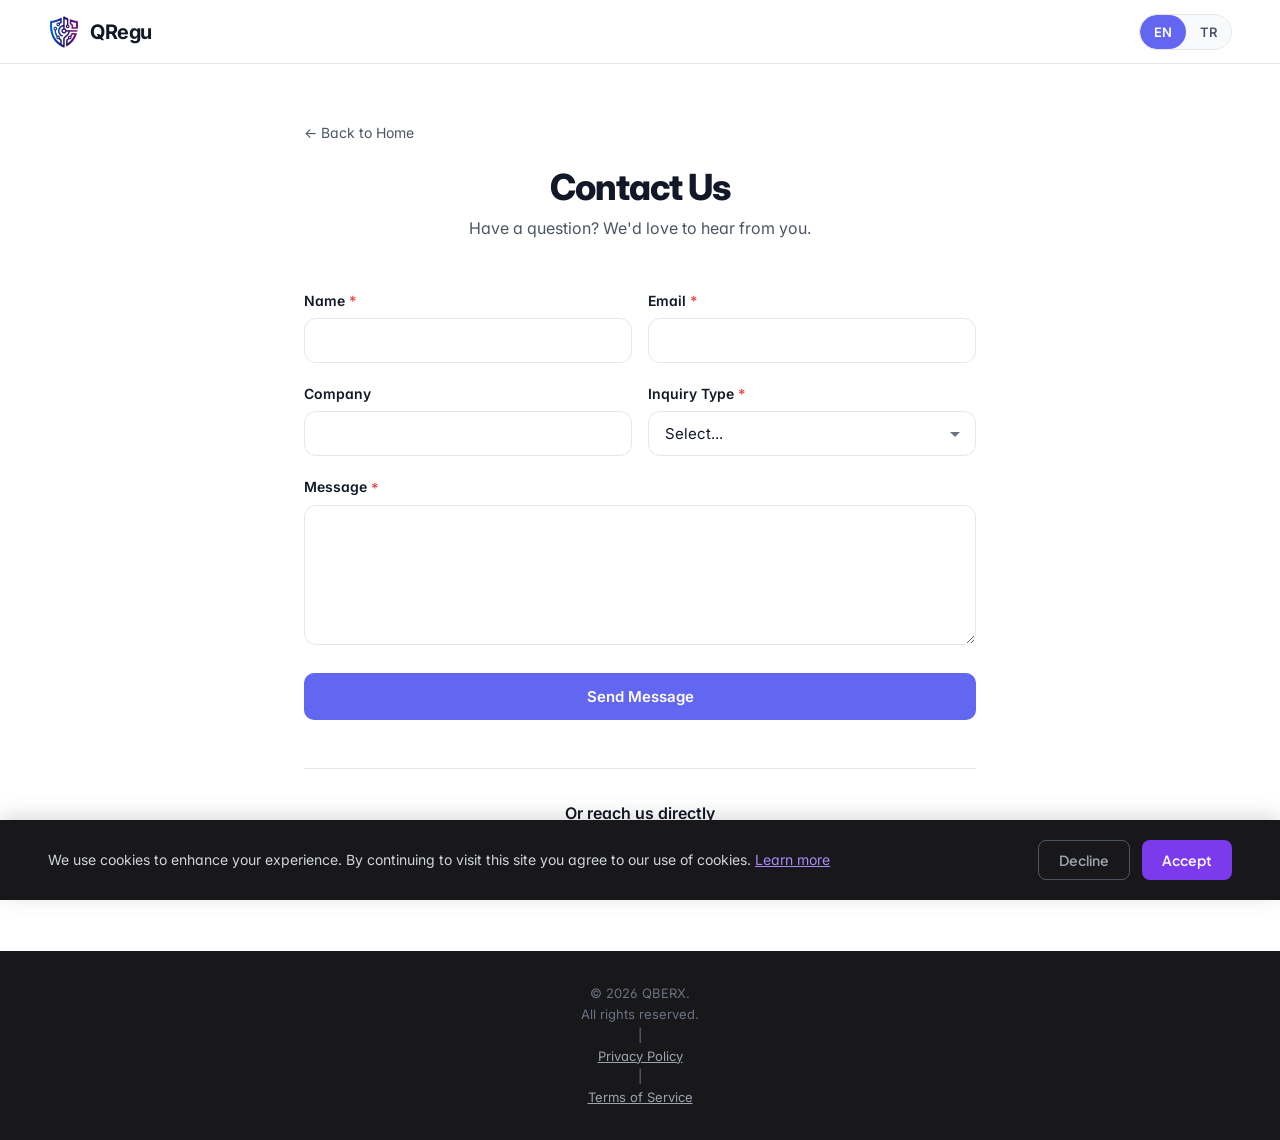
<file: contact.html>
<!DOCTYPE html>
<html lang="en">
<head>
<meta charset="UTF-8">
<meta name="viewport" content="width=device-width, initial-scale=1.0">
<title>Contact Us — QRegu</title>
<meta name="description" content="Contact QRegu - Get in touch for demos, pricing, partnerships, or support.">
<link rel="canonical" href="https://qregu.com/contact.html">
<link rel="alternate" hreflang="en" href="https://qregu.com/contact.html">
<link rel="alternate" hreflang="tr" href="https://qregu.com/contact.html">
<link rel="alternate" hreflang="x-default" href="https://qregu.com/contact.html">
<link rel="icon" type="image/png" href="images/logo.png">
<link rel="preconnect" href="https://fonts.googleapis.com">
<link href="https://fonts.googleapis.com/css2?family=Plus+Jakarta+Sans:wght@400;500;600;700&display=swap" rel="stylesheet">
<link rel="stylesheet" href="styles.css">
<link rel="stylesheet" href="shared/common.css">
</head>
<body>

<nav class="nav">
  <a href="/" class="nav-logo"><img src="images/logo.png" alt="QRegu">QRegu</a>
  <div class="lang-pill">
    <button class="lbtn on" id="ben" onclick="setLang('en')">EN</button>
    <button class="lbtn" id="btr" onclick="setLang('tr')">TR</button>
  </div>
</nav>

<div class="page-container">
  <a href="/" class="back-link"><span data-l="en" class="on">&larr; Back to Home</span><span data-l="tr">&larr; Ana Sayfaya D&ouml;n</span></a>

  <h1 class="page-title"><span data-l="en" class="on">Contact Us</span><span data-l="tr">Bize Ula&#351;&#305;n</span></h1>
  <p class="page-subtitle"><span data-l="en" class="on">Have a question? We'd love to hear from you.</span><span data-l="tr">Bir sorunuz mu var? Sizden haber almak isteriz.</span></p>

  <!-- Success Message -->
  <div class="success-msg" id="success-msg">
    <div class="success-icon">&#x2705;</div>
    <div class="success-title"><span data-l="en" class="on">Message Sent!</span><span data-l="tr">Mesaj G&ouml;nderildi!</span></div>
    <p class="success-text"><span data-l="en" class="on">Thank you for reaching out. We'll get back to you within 24 hours.</span><span data-l="tr">Bize ula&#351;t&#305;&#287;&#305;n&#305;z i&ccedil;in te&#351;ekk&uuml;rler. 24 saat i&ccedil;inde size d&ouml;n&uuml;&#351; yapaca&#287;&#305;z.</span></p>
  </div>

  <!-- Contact Form - FormSubmit.co -->
  <form class="contact-form" id="contact-form" action="https://formsubmit.co/info@qberx.com" method="POST">
    <div class="form-row">
      <div class="form-group">
        <label class="form-label"><span data-l="en" class="on">Name</span><span data-l="tr">&#304;sim</span> <span class="req">*</span></label>
        <input type="text" name="name" class="form-input" required>
      </div>
      <div class="form-group">
        <label class="form-label">Email <span class="req">*</span></label>
        <input type="email" name="email" class="form-input" required>
      </div>
    </div>

    <div class="form-row">
      <div class="form-group">
        <label class="form-label"><span data-l="en" class="on">Company</span><span data-l="tr">&#350;irket</span></label>
        <input type="text" name="company" class="form-input">
      </div>
      <div class="form-group">
        <label class="form-label"><span data-l="en" class="on">Inquiry Type</span><span data-l="tr">Konu</span> <span class="req">*</span></label>
        <select name="inquiry_type" class="form-select" required>
          <option value="" disabled selected>Select...</option>
          <option value="demo">Demo</option>
          <option value="pricing">Pricing</option>
          <option value="partnership">Partnership</option>
          <option value="support">Support</option>
          <option value="other">Other</option>
        </select>
      </div>
    </div>

    <div class="form-group">
      <label class="form-label"><span data-l="en" class="on">Message</span><span data-l="tr">Mesaj</span> <span class="req">*</span></label>
      <textarea name="message" class="form-textarea" required></textarea>
    </div>

    <!-- FormSubmit settings -->
    <input type="hidden" name="_subject" value="New contact from QRegu website">
    <input type="hidden" name="_next" value="https://qregu.com/contact.html?success=1">
    <input type="hidden" name="_captcha" value="true">
    <input type="hidden" name="_template" value="table">
    <input type="text" name="_honey" style="display:none">

    <button type="submit" class="form-submit"><span data-l="en" class="on">Send Message</span><span data-l="tr">Mesaj G&ouml;nder</span></button>
  </form>

  <!-- Alt Contact Methods -->
  <div class="alt-contact">
    <div class="alt-contact-title"><span data-l="en" class="on">Or reach us directly</span><span data-l="tr">Veya do&#287;rudan ula&#351;&#305;n</span></div>
    <div class="alt-methods">
      <a href="mailto:info@qberx.com" class="alt-method">
        <span class="alt-icon">&#x2709;</span>
        info@qberx.com
      </a>
      <a href="https://calendly.com/berker-yenal-qberx/30min" target="_blank" class="alt-method">
        <span class="alt-icon">&#x1F4C5;</span>
        <span data-l="en" class="on">Book a Demo</span><span data-l="tr">Demo Talep Et</span>
      </a>
    </div>
  </div>

</div>

<footer class="page-footer">
  <p>&copy; 2026 QBERX. <span data-l="en" class="on">All rights reserved.</span><span data-l="tr">T&uuml;m haklar&#305; sakl&#305;d&#305;r.</span> | <a href="/privacy-policy.html"><span data-l="en" class="on">Privacy Policy</span><span data-l="tr">Gizlilik</span></a> | <a href="/terms-of-service.html"><span data-l="en" class="on">Terms of Service</span><span data-l="tr">Kullan&#305;m Ko&#351;ullar&#305;</span></a></p>
</footer>

<script src="shared/common.js"></script>
</body>
</html>
</file>
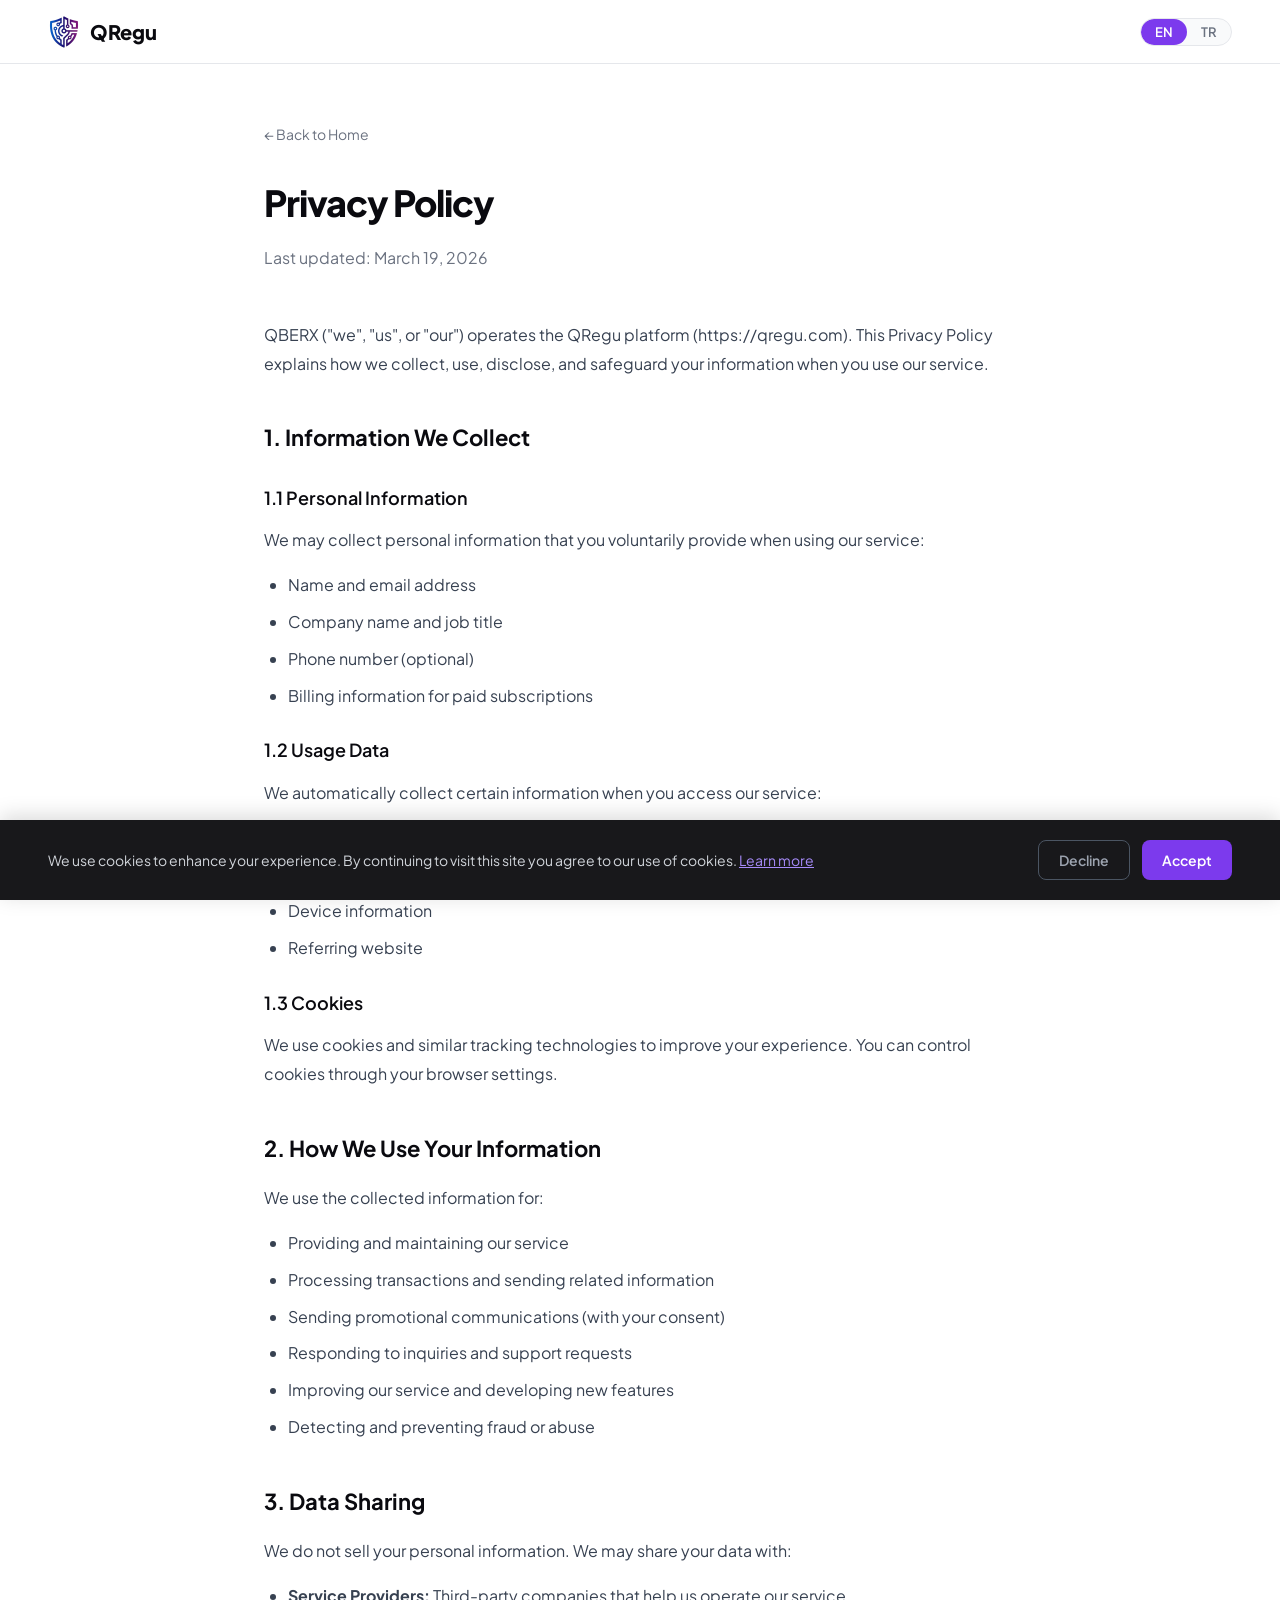
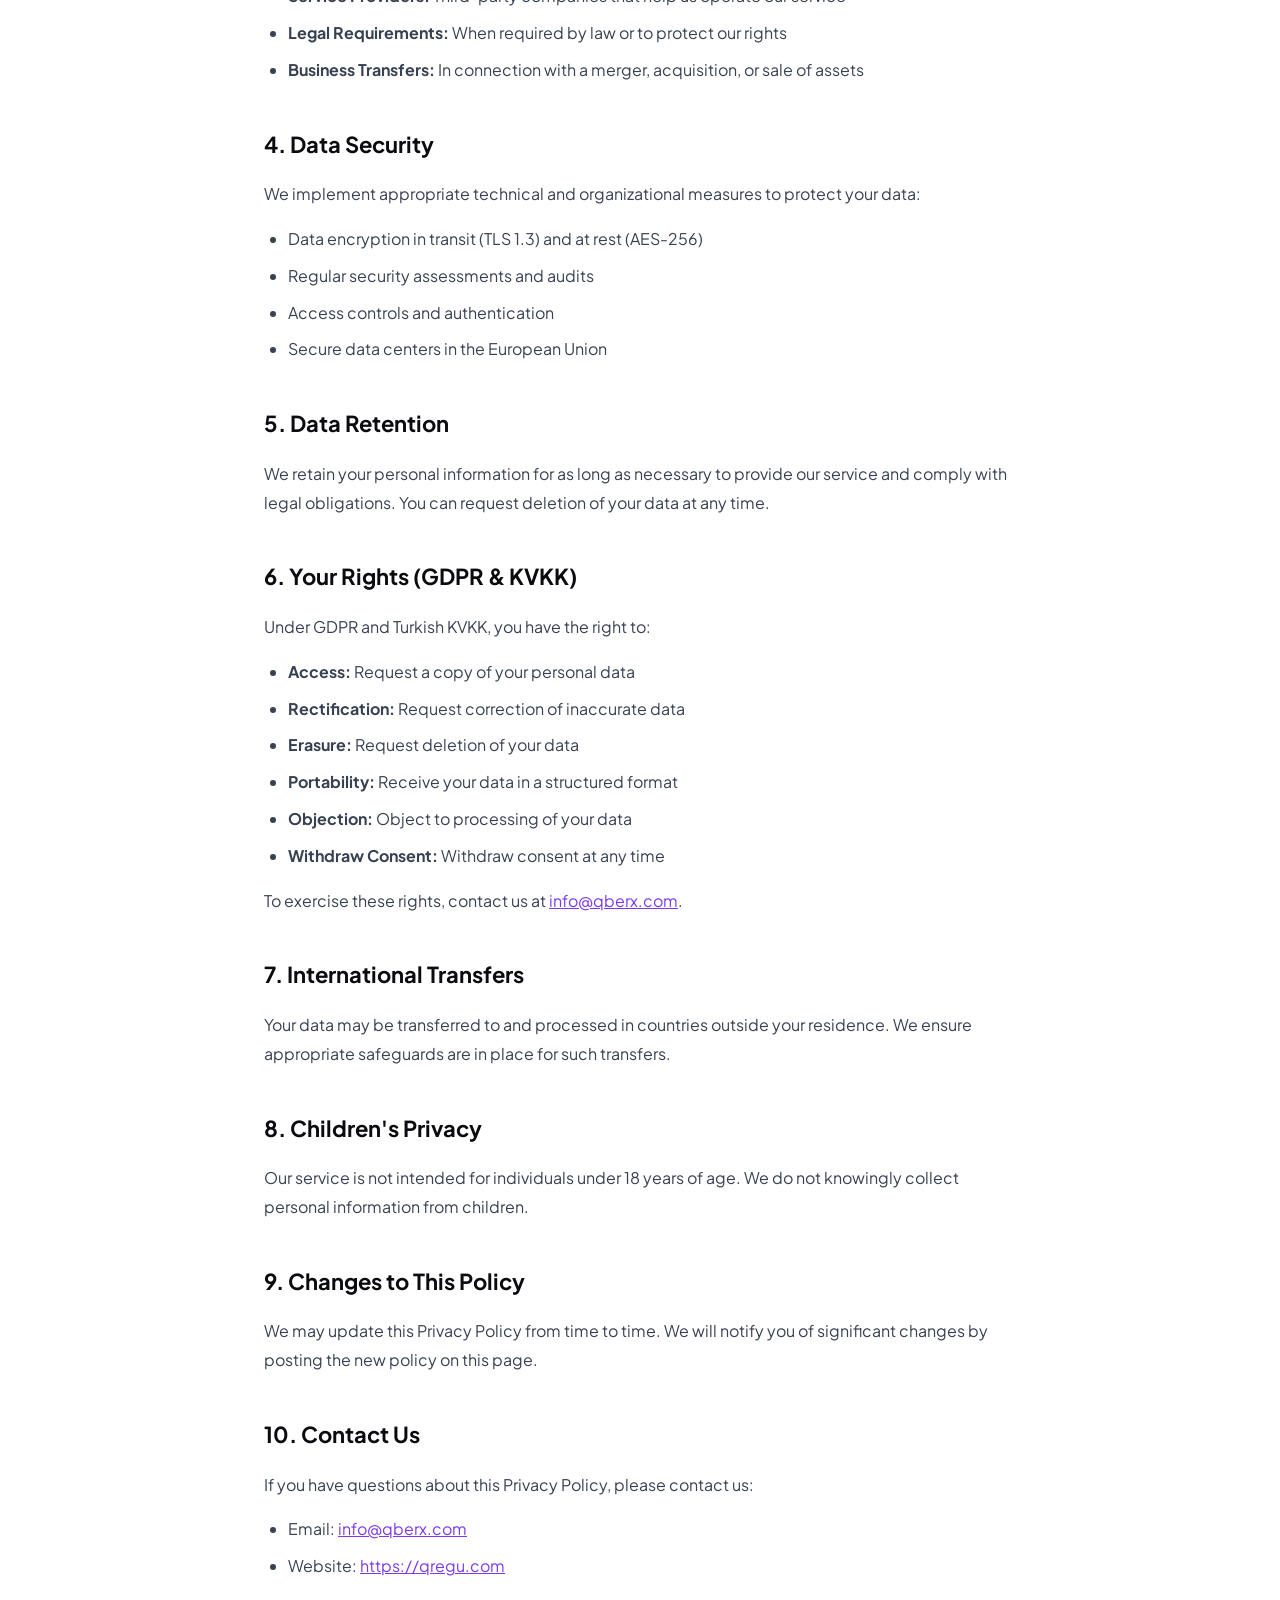
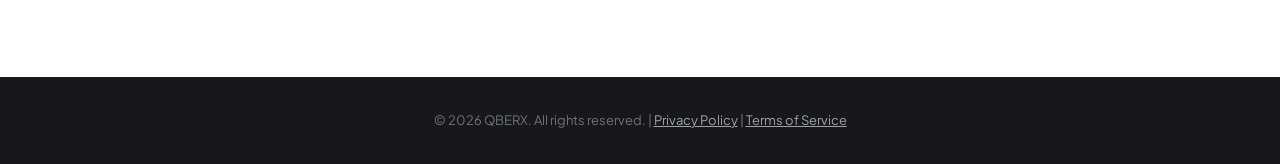
<file: privacy-policy.html>
<!DOCTYPE html>
<html lang="en">
<head>
<meta charset="UTF-8">
<meta name="viewport" content="width=device-width, initial-scale=1.0">
<title>Privacy Policy — QRegu</title>
<meta name="description" content="QRegu Privacy Policy - How we collect, use, and protect your data.">
<link rel="canonical" href="https://qregu.com/privacy-policy.html">
<link rel="alternate" hreflang="en" href="https://qregu.com/privacy-policy.html">
<link rel="alternate" hreflang="tr" href="https://qregu.com/privacy-policy.html">
<link rel="alternate" hreflang="x-default" href="https://qregu.com/privacy-policy.html">
<link rel="icon" type="image/png" href="images/logo.png">
<link rel="preconnect" href="https://fonts.googleapis.com">
<link href="https://fonts.googleapis.com/css2?family=Plus+Jakarta+Sans:wght@400;500;600;700&display=swap" rel="stylesheet">
<link rel="stylesheet" href="shared/common.css">
<style>
:root{--p:#7C3AED;--ink:#0A0A0F;--muted:#6B7280;--border:#E5E7EB;--white:#FFF;--font:"Plus Jakarta Sans",sans-serif;}
*{box-sizing:border-box;margin:0;padding:0}
body{font-family:var(--font);background:var(--white);color:var(--ink);line-height:1.8}
.nav{position:fixed;top:0;left:0;right:0;height:64px;background:rgba(255,255,255,.96);backdrop-filter:blur(16px);border-bottom:1px solid var(--border);display:flex;align-items:center;justify-content:space-between;padding:0 48px;z-index:100}
.nav-logo{display:flex;align-items:center;gap:10px;text-decoration:none;font-weight:800;font-size:20px;color:var(--ink)}
.nav-logo img{width:32px;height:32px;border-radius:8px}
.lang-pill{display:flex;background:#F9FAFB;border:1px solid var(--border);border-radius:20px;overflow:hidden}
.lbtn{border:none;background:transparent;padding:5px 14px;font-family:var(--font);font-size:13px;font-weight:600;color:var(--muted);cursor:pointer;transition:all .15s}
.lbtn.on{background:var(--p);color:white;border-radius:20px}
.container{max-width:800px;margin:0 auto;padding:120px 24px 80px}
h1{font-size:36px;font-weight:800;margin-bottom:8px;letter-spacing:-1px}
.subtitle{color:var(--muted);margin-bottom:48px}
h2{font-size:22px;font-weight:700;margin:40px 0 16px;color:var(--ink)}
h3{font-size:18px;font-weight:600;margin:24px 0 12px}
p,li{color:#374151;margin-bottom:16px}
ul{padding-left:24px;margin-bottom:16px}
li{margin-bottom:8px}
a{color:var(--p)}
.back{display:inline-flex;align-items:center;gap:8px;color:var(--muted);text-decoration:none;font-size:14px;margin-bottom:24px}
.back:hover{color:var(--p)}
footer{background:#18181B;padding:32px 48px;text-align:center}
footer p{color:#6B7280;font-size:13px;margin:0}
footer a{color:#9CA3AF}
[data-l]{display:none}[data-l].on{display:block}
span[data-l].on{display:inline}
</style>
</head>
<body>

<nav class="nav">
  <a href="/" class="nav-logo"><img src="images/logo.png" alt="QRegu">QRegu</a>
  <div class="lang-pill">
    <button class="lbtn on" id="ben" onclick="setLang('en')">EN</button>
    <button class="lbtn" id="btr" onclick="setLang('tr')">TR</button>
  </div>
</nav>

<div class="container">
  <a href="/" class="back"><span data-l="en" class="on">← Back to Home</span><span data-l="tr">← Ana Sayfaya Dön</span></a>

  <h1><span data-l="en" class="on">Privacy Policy</span><span data-l="tr">Gizlilik Politikası</span></h1>
  <p class="subtitle"><span data-l="en" class="on">Last updated: March 19, 2026</span><span data-l="tr">Son güncelleme: 19 Mart 2026</span></p>

  <div data-l="en" class="on">
    <p>QBERX ("we", "us", or "our") operates the QRegu platform (https://qregu.com). This Privacy Policy explains how we collect, use, disclose, and safeguard your information when you use our service.</p>

    <h2>1. Information We Collect</h2>
    <h3>1.1 Personal Information</h3>
    <p>We may collect personal information that you voluntarily provide when using our service:</p>
    <ul>
      <li>Name and email address</li>
      <li>Company name and job title</li>
      <li>Phone number (optional)</li>
      <li>Billing information for paid subscriptions</li>
    </ul>

    <h3>1.2 Usage Data</h3>
    <p>We automatically collect certain information when you access our service:</p>
    <ul>
      <li>IP address and browser type</li>
      <li>Pages visited and time spent</li>
      <li>Device information</li>
      <li>Referring website</li>
    </ul>

    <h3>1.3 Cookies</h3>
    <p>We use cookies and similar tracking technologies to improve your experience. You can control cookies through your browser settings.</p>

    <h2>2. How We Use Your Information</h2>
    <p>We use the collected information for:</p>
    <ul>
      <li>Providing and maintaining our service</li>
      <li>Processing transactions and sending related information</li>
      <li>Sending promotional communications (with your consent)</li>
      <li>Responding to inquiries and support requests</li>
      <li>Improving our service and developing new features</li>
      <li>Detecting and preventing fraud or abuse</li>
    </ul>

    <h2>3. Data Sharing</h2>
    <p>We do not sell your personal information. We may share your data with:</p>
    <ul>
      <li><strong>Service Providers:</strong> Third-party companies that help us operate our service</li>
      <li><strong>Legal Requirements:</strong> When required by law or to protect our rights</li>
      <li><strong>Business Transfers:</strong> In connection with a merger, acquisition, or sale of assets</li>
    </ul>

    <h2>4. Data Security</h2>
    <p>We implement appropriate technical and organizational measures to protect your data:</p>
    <ul>
      <li>Data encryption in transit (TLS 1.3) and at rest (AES-256)</li>
      <li>Regular security assessments and audits</li>
      <li>Access controls and authentication</li>
      <li>Secure data centers in the European Union</li>
    </ul>

    <h2>5. Data Retention</h2>
    <p>We retain your personal information for as long as necessary to provide our service and comply with legal obligations. You can request deletion of your data at any time.</p>

    <h2>6. Your Rights (GDPR & KVKK)</h2>
    <p>Under GDPR and Turkish KVKK, you have the right to:</p>
    <ul>
      <li><strong>Access:</strong> Request a copy of your personal data</li>
      <li><strong>Rectification:</strong> Request correction of inaccurate data</li>
      <li><strong>Erasure:</strong> Request deletion of your data</li>
      <li><strong>Portability:</strong> Receive your data in a structured format</li>
      <li><strong>Objection:</strong> Object to processing of your data</li>
      <li><strong>Withdraw Consent:</strong> Withdraw consent at any time</li>
    </ul>
    <p>To exercise these rights, contact us at <a href="mailto:info@qberx.com">info@qberx.com</a>.</p>

    <h2>7. International Transfers</h2>
    <p>Your data may be transferred to and processed in countries outside your residence. We ensure appropriate safeguards are in place for such transfers.</p>

    <h2>8. Children's Privacy</h2>
    <p>Our service is not intended for individuals under 18 years of age. We do not knowingly collect personal information from children.</p>

    <h2>9. Changes to This Policy</h2>
    <p>We may update this Privacy Policy from time to time. We will notify you of significant changes by posting the new policy on this page.</p>

    <h2>10. Contact Us</h2>
    <p>If you have questions about this Privacy Policy, please contact us:</p>
    <ul>
      <li>Email: <a href="mailto:info@qberx.com">info@qberx.com</a></li>
      <li>Website: <a href="https://qregu.com">https://qregu.com</a></li>
    </ul>
  </div>

  <div data-l="tr">
    <p>QBERX ("biz") QRegu platformunu (https://qregu.com) işletmektedir. Bu Gizlilik Politikası, hizmetimizi kullandığınızda bilgilerinizi nasıl topladığımızı, kullandığımızı, paylaştığımızı ve koruduğumuzu açıklar.</p>

    <h2>1. Topladığımız Bilgiler</h2>
    <h3>1.1 Kişisel Bilgiler</h3>
    <p>Hizmetimizi kullanırken gönüllü olarak sağladığınız kişisel bilgileri toplayabiliriz:</p>
    <ul>
      <li>Ad ve e-posta adresi</li>
      <li>Şirket adı ve unvan</li>
      <li>Telefon numarası (isteğe bağlı)</li>
      <li>Ücretli abonelikler için fatura bilgileri</li>
    </ul>

    <h3>1.2 Kullanım Verileri</h3>
    <p>Hizmetimize eriştiğinizde belirli bilgileri otomatik olarak toplarız:</p>
    <ul>
      <li>IP adresi ve tarayıcı türü</li>
      <li>Ziyaret edilen sayfalar ve harcanan süre</li>
      <li>Cihaz bilgileri</li>
      <li>Yönlendiren web sitesi</li>
    </ul>

    <h3>1.3 Çerezler</h3>
    <p>Deneyiminizi geliştirmek için çerezler ve benzer izleme teknolojileri kullanıyoruz. Çerezleri tarayıcı ayarlarınızdan kontrol edebilirsiniz.</p>

    <h2>2. Bilgilerinizi Nasıl Kullanıyoruz</h2>
    <p>Toplanan bilgileri şunlar için kullanıyoruz:</p>
    <ul>
      <li>Hizmetimizi sağlamak ve sürdürmek</li>
      <li>İşlemleri işlemek ve ilgili bilgileri göndermek</li>
      <li>Promosyon iletişimleri göndermek (onayınızla)</li>
      <li>Sorularınıza ve destek taleplerinize yanıt vermek</li>
      <li>Hizmetimizi geliştirmek ve yeni özellikler geliştirmek</li>
      <li>Dolandırıcılığı ve kötüye kullanımı tespit etmek ve önlemek</li>
    </ul>

    <h2>3. Veri Paylaşımı</h2>
    <p>Kişisel bilgilerinizi satmıyoruz. Verilerinizi şunlarla paylaşabiliriz:</p>
    <ul>
      <li><strong>Hizmet Sağlayıcıları:</strong> Hizmetimizi işletmemize yardımcı olan üçüncü taraf şirketler</li>
      <li><strong>Yasal Gereklilikler:</strong> Yasa gereği veya haklarımızı korumak için</li>
      <li><strong>İş Transferleri:</strong> Birleşme, devralma veya varlık satışı ile bağlantılı olarak</li>
    </ul>

    <h2>4. Veri Güvenliği</h2>
    <p>Verilerinizi korumak için uygun teknik ve organizasyonel önlemler uyguluyoruz:</p>
    <ul>
      <li>Aktarım sırasında (TLS 1.3) ve beklemede (AES-256) veri şifreleme</li>
      <li>Düzenli güvenlik değerlendirmeleri ve denetimler</li>
      <li>Erişim kontrolleri ve kimlik doğrulama</li>
      <li>Avrupa Birliği'ndeki güvenli veri merkezleri</li>
    </ul>

    <h2>5. Veri Saklama</h2>
    <p>Kişisel bilgilerinizi hizmetimizi sağlamak ve yasal yükümlülüklere uymak için gerekli olduğu sürece saklarız. İstediğiniz zaman verilerinizin silinmesini talep edebilirsiniz.</p>

    <h2>6. Haklarınız (GDPR & KVKK)</h2>
    <p>GDPR ve Türk KVKK kapsamında şu haklara sahipsiniz:</p>
    <ul>
      <li><strong>Erişim:</strong> Kişisel verilerinizin bir kopyasını talep etme</li>
      <li><strong>Düzeltme:</strong> Yanlış verilerin düzeltilmesini talep etme</li>
      <li><strong>Silme:</strong> Verilerinizin silinmesini talep etme ("unutulma hakkı")</li>
      <li><strong>Taşınabilirlik:</strong> Verilerinizi yapılandırılmış formatta alma</li>
      <li><strong>İtiraz:</strong> Verilerinizin işlenmesine itiraz etme</li>
      <li><strong>Onayı Geri Çekme:</strong> Onayınızı istediğiniz zaman geri çekme</li>
    </ul>
    <p>Bu hakları kullanmak için <a href="mailto:info@qberx.com">info@qberx.com</a> adresinden bize ulaşın.</p>

    <h2>7. Uluslararası Transferler</h2>
    <p>Verileriniz ikamet ettiğiniz ülke dışındaki ülkelere aktarılabilir ve orada işlenebilir. Bu tür transferler için uygun güvencelerin mevcut olmasını sağlıyoruz.</p>

    <h2>8. Çocukların Gizliliği</h2>
    <p>Hizmetimiz 18 yaşın altındaki bireyler için tasarlanmamıştır. Çocuklardan bilerek kişisel bilgi toplamıyoruz.</p>

    <h2>9. Bu Politikadaki Değişiklikler</h2>
    <p>Bu Gizlilik Politikasını zaman zaman güncelleyebiliriz. Önemli değişiklikleri bu sayfada yeni politikayı yayınlayarak bildireceğiz.</p>

    <h2>10. İletişim</h2>
    <p>Bu Gizlilik Politikası hakkında sorularınız varsa lütfen bize ulaşın:</p>
    <ul>
      <li>E-posta: <a href="mailto:info@qberx.com">info@qberx.com</a></li>
      <li>Web sitesi: <a href="https://qregu.com">https://qregu.com</a></li>
    </ul>
  </div>

</div>

<footer>
  <p>© 2026 QBERX. <span data-l="en" class="on">All rights reserved.</span><span data-l="tr">Tüm hakları saklıdır.</span> | <a href="/privacy-policy.html"><span data-l="en" class="on">Privacy Policy</span><span data-l="tr">Gizlilik</span></a> | <a href="/terms-of-service.html"><span data-l="en" class="on">Terms of Service</span><span data-l="tr">Kullanım Koşulları</span></a></p>
</footer>

<script src="shared/common.js"></script>
</body>
</html>
</file>
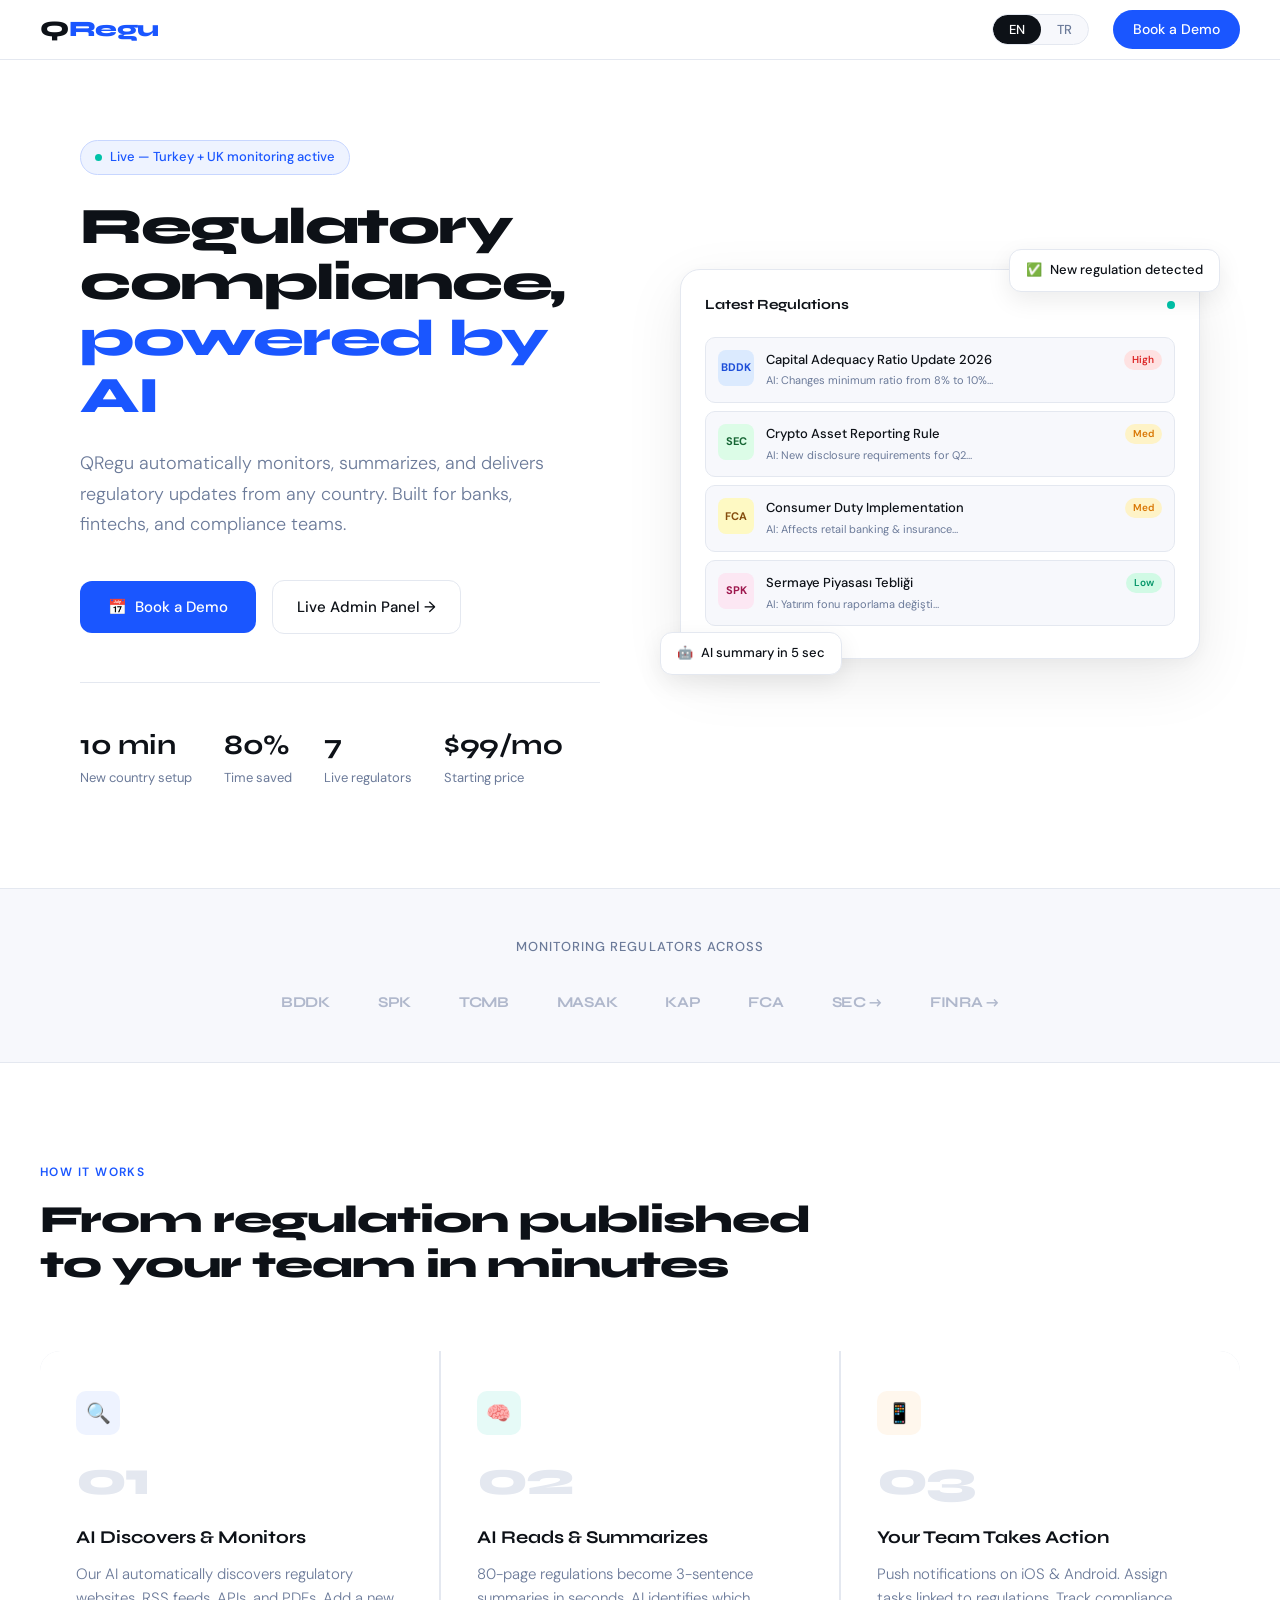
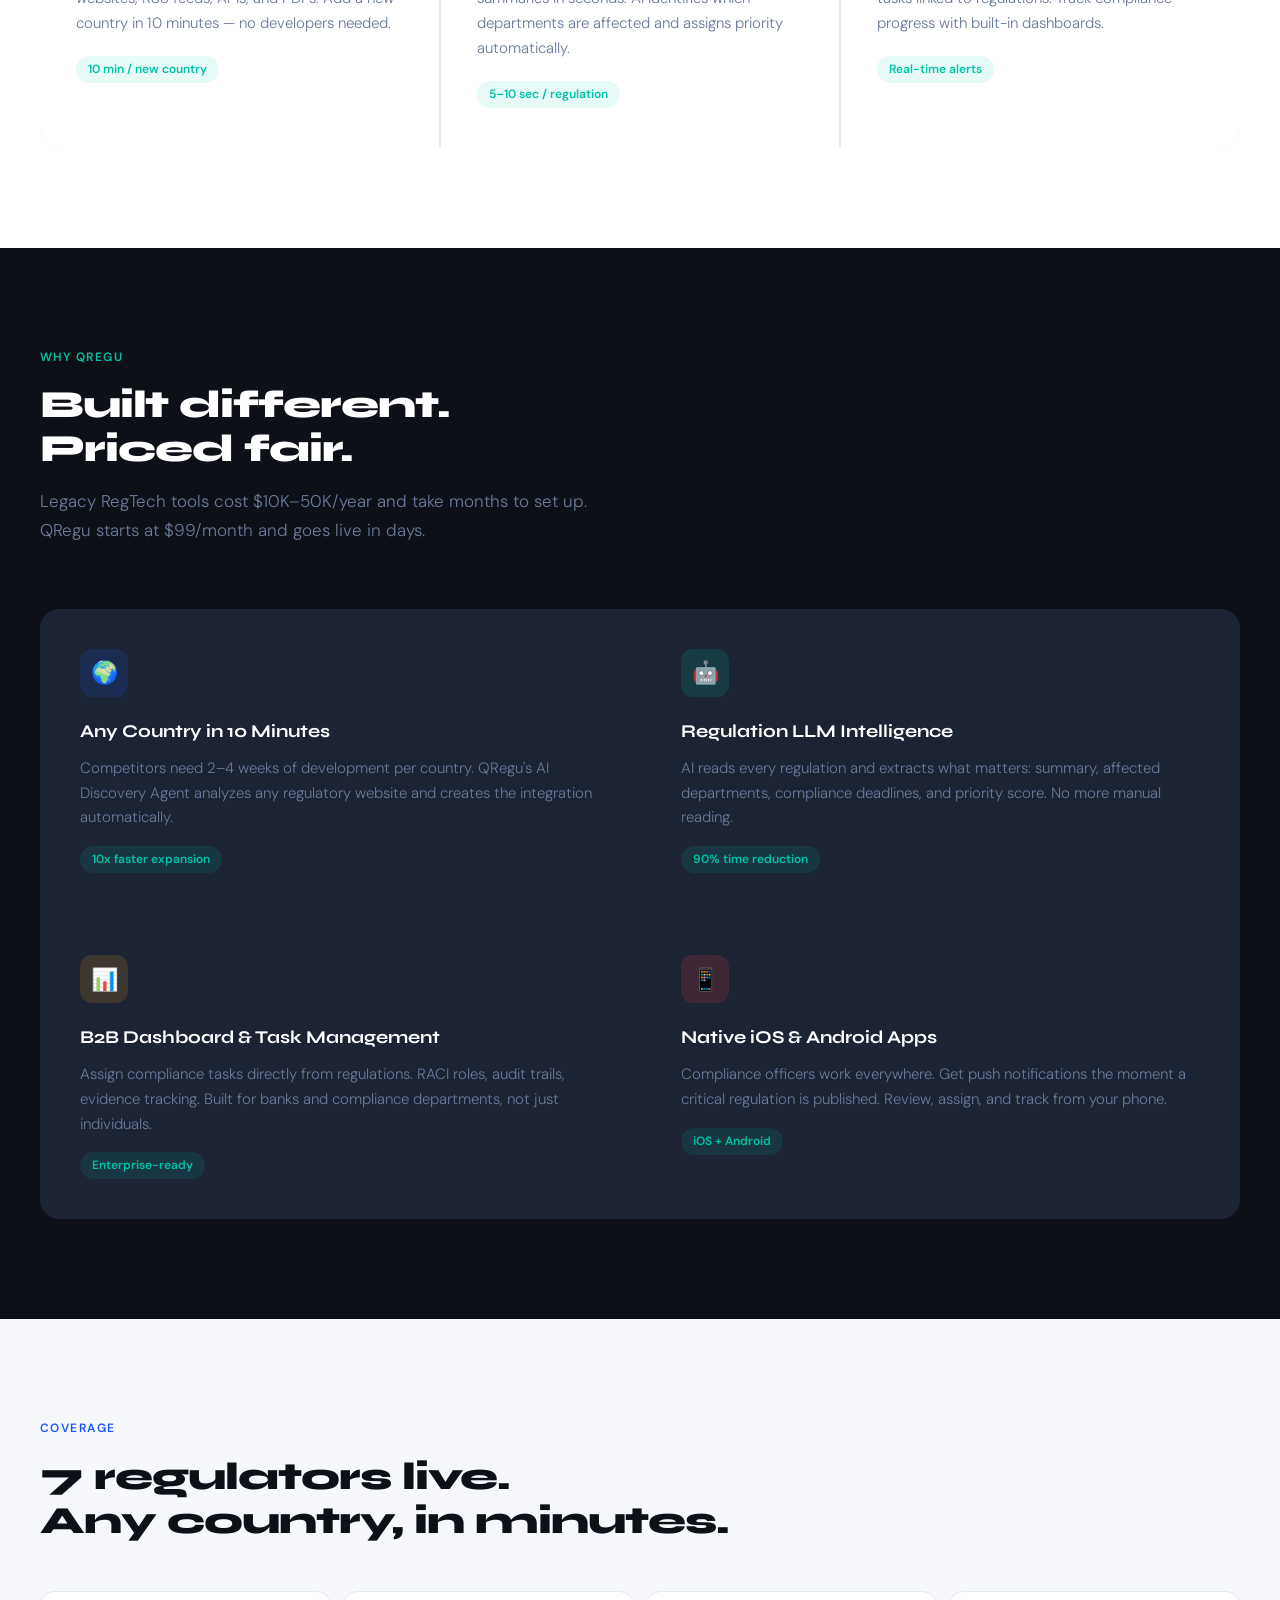
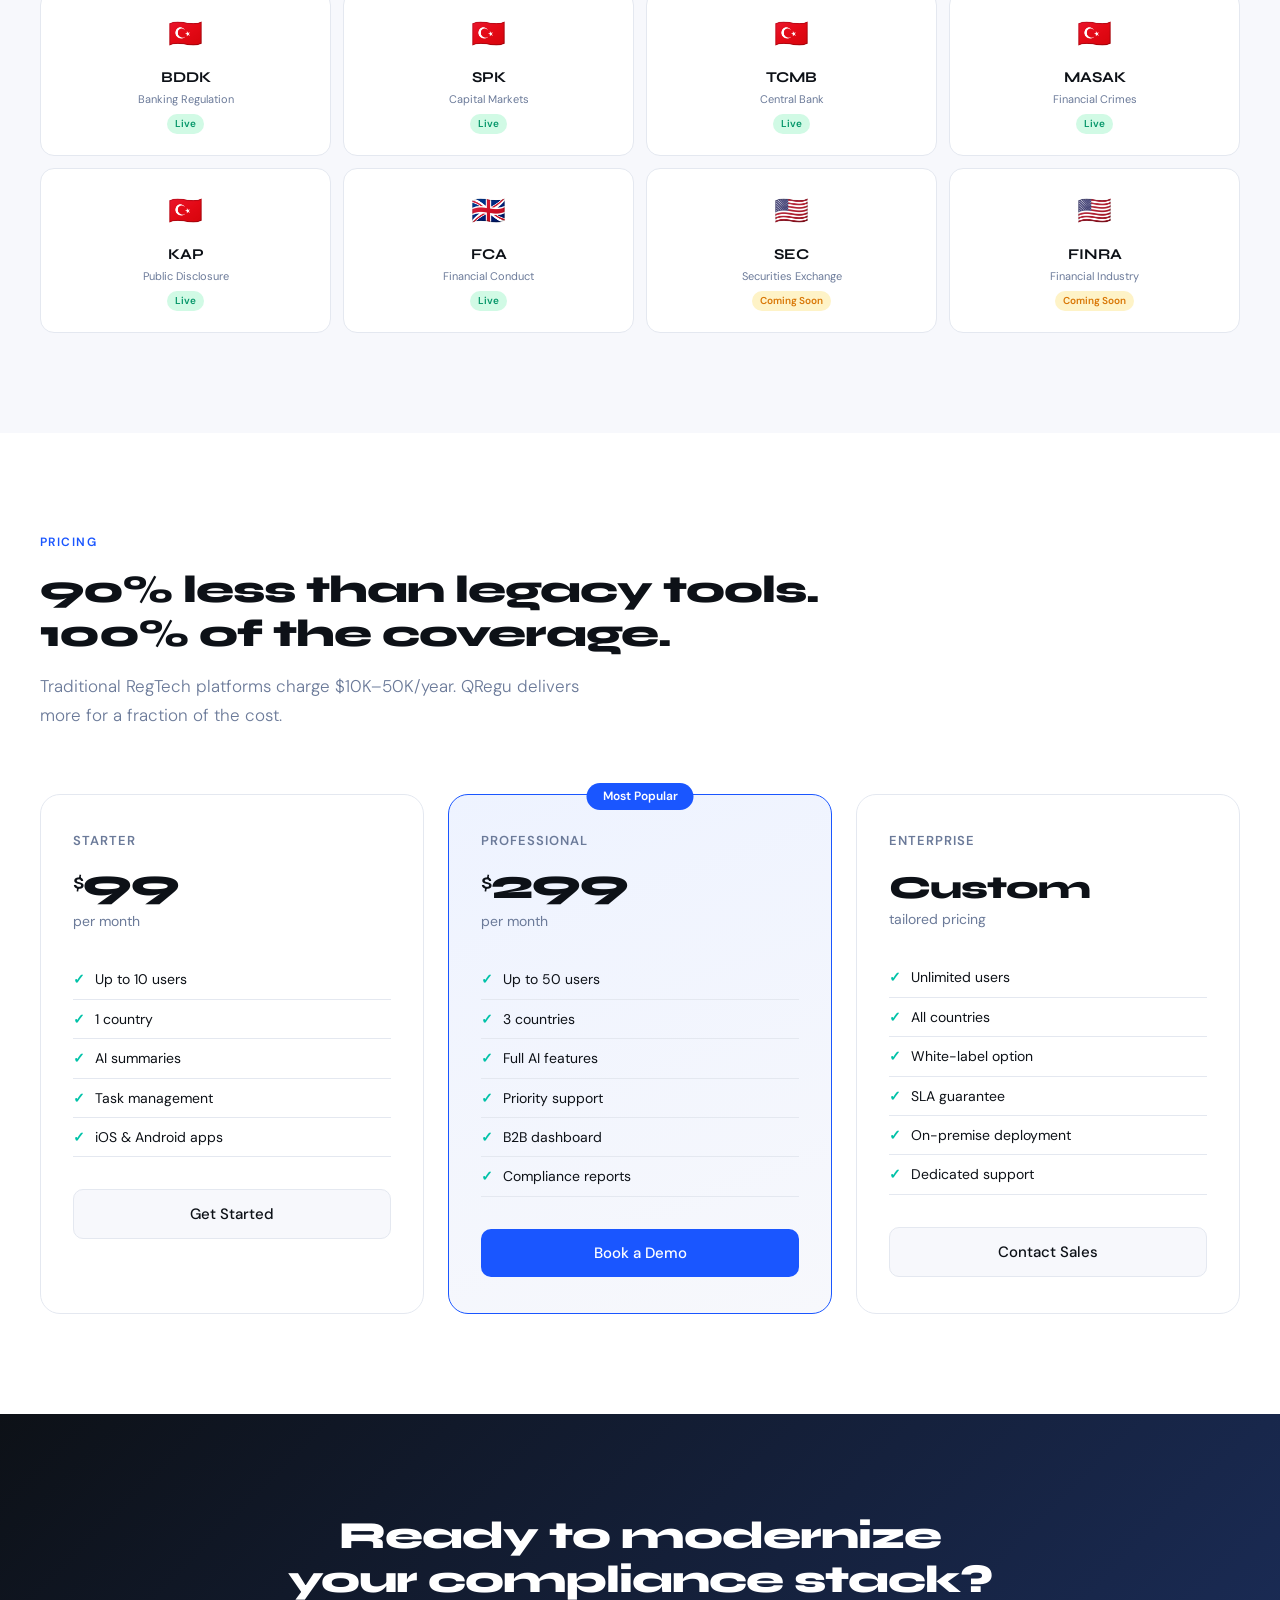
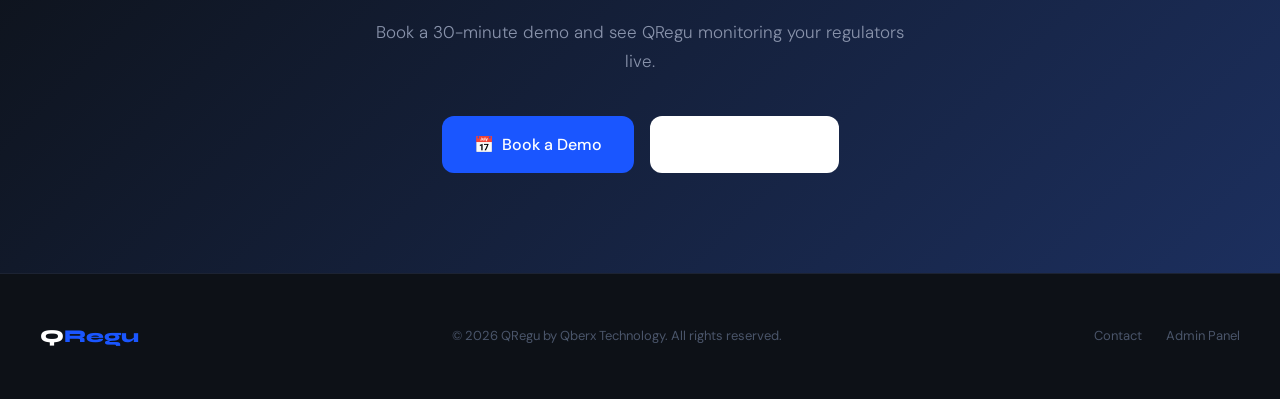
<file: qregu_index.html>
<!DOCTYPE html>
<html lang="en">
<head>
<meta charset="UTF-8">
<meta name="viewport" content="width=device-width, initial-scale=1.0">
<title>QRegu — AI-Powered Regulatory Compliance</title>
<meta name="description" content="QRegu automatically monitors, summarizes, and delivers regulatory updates from any country. Built for banks, fintechs, and compliance teams.">
<link rel="preconnect" href="https://fonts.googleapis.com">
<link rel="preconnect" href="https://fonts.gstatic.com" crossorigin>
<link href="https://fonts.googleapis.com/css2?family=Syne:wght@400;600;700;800&family=DM+Sans:ital,opsz,wght@0,9..40,300;0,9..40,400;0,9..40,500;1,9..40,300&display=swap" rel="stylesheet">
<style>
:root {
  --ink: #0D1117;
  --ink2: #1C2333;
  --muted: #6B7A99;
  --border: #E4E8F0;
  --surface: #F7F8FC;
  --white: #FFFFFF;
  --accent: #1A56FF;
  --accent2: #00C2A8;
  --danger: #FF4545;
  --gold: #F5A623;
  --font-display: 'Syne', sans-serif;
  --font-body: 'DM Sans', sans-serif;
  --radius: 16px;
  --radius-sm: 8px;
}

*, *::before, *::after { box-sizing: border-box; margin: 0; padding: 0; }

html { scroll-behavior: smooth; }

body {
  font-family: var(--font-body);
  background: var(--white);
  color: var(--ink);
  line-height: 1.6;
  overflow-x: hidden;
}

/* ── LANG TOGGLE ── */
.lang-bar {
  position: fixed;
  top: 0; left: 0; right: 0;
  z-index: 1000;
  background: rgba(255,255,255,0.92);
  backdrop-filter: blur(12px);
  border-bottom: 1px solid var(--border);
  padding: 0 40px;
  display: flex;
  align-items: center;
  justify-content: space-between;
  height: 60px;
}

.logo {
  font-family: var(--font-display);
  font-weight: 800;
  font-size: 22px;
  color: var(--ink);
  text-decoration: none;
  letter-spacing: -0.5px;
}
.logo span { color: var(--accent); }

.nav-right { display: flex; align-items: center; gap: 24px; }

.lang-toggle {
  display: flex;
  background: var(--surface);
  border: 1px solid var(--border);
  border-radius: 20px;
  overflow: hidden;
  font-size: 13px;
  font-weight: 500;
}
.lang-toggle button {
  border: none;
  background: transparent;
  padding: 6px 16px;
  cursor: pointer;
  color: var(--muted);
  font-family: var(--font-body);
  font-size: 13px;
  font-weight: 500;
  transition: all 0.2s;
}
.lang-toggle button.active {
  background: var(--ink);
  color: var(--white);
  border-radius: 20px;
}

.nav-demo {
  background: var(--accent);
  color: white;
  border: none;
  padding: 8px 20px;
  border-radius: 20px;
  font-family: var(--font-body);
  font-size: 14px;
  font-weight: 500;
  cursor: pointer;
  text-decoration: none;
  transition: opacity 0.2s;
}
.nav-demo:hover { opacity: 0.85; }

/* ── HERO ── */
.hero {
  padding: 140px 40px 100px;
  max-width: 1200px;
  margin: 0 auto;
  display: grid;
  grid-template-columns: 1fr 1fr;
  gap: 80px;
  align-items: center;
}

.hero-badge {
  display: inline-flex;
  align-items: center;
  gap: 8px;
  background: #EEF3FF;
  border: 1px solid #C7D6FF;
  color: var(--accent);
  font-size: 13px;
  font-weight: 500;
  padding: 6px 14px;
  border-radius: 20px;
  margin-bottom: 24px;
}
.hero-badge::before {
  content: '';
  width: 7px; height: 7px;
  background: var(--accent2);
  border-radius: 50%;
  animation: pulse 2s infinite;
}
@keyframes pulse {
  0%, 100% { opacity: 1; transform: scale(1); }
  50% { opacity: 0.5; transform: scale(1.3); }
}

.hero h1 {
  font-family: var(--font-display);
  font-size: clamp(38px, 4vw, 56px);
  font-weight: 800;
  line-height: 1.1;
  letter-spacing: -1.5px;
  color: var(--ink);
  margin-bottom: 24px;
}
.hero h1 em {
  font-style: normal;
  color: var(--accent);
}

.hero-sub {
  font-size: 18px;
  color: var(--muted);
  line-height: 1.7;
  margin-bottom: 40px;
  font-weight: 300;
  max-width: 480px;
}

.hero-cta {
  display: flex;
  gap: 16px;
  align-items: center;
  flex-wrap: wrap;
}

.btn-primary {
  display: inline-flex;
  align-items: center;
  gap: 8px;
  background: var(--accent);
  color: white;
  padding: 14px 28px;
  border-radius: 12px;
  font-size: 15px;
  font-weight: 500;
  text-decoration: none;
  transition: all 0.2s;
  font-family: var(--font-body);
  border: none;
  cursor: pointer;
}
.btn-primary:hover { background: #1240E0; transform: translateY(-1px); }

.btn-secondary {
  display: inline-flex;
  align-items: center;
  gap: 8px;
  color: var(--ink);
  padding: 14px 24px;
  border-radius: 12px;
  font-size: 15px;
  font-weight: 500;
  text-decoration: none;
  border: 1px solid var(--border);
  transition: all 0.2s;
  background: var(--white);
}
.btn-secondary:hover { border-color: var(--accent); color: var(--accent); }

.hero-stats {
  display: flex;
  gap: 32px;
  margin-top: 48px;
  padding-top: 40px;
  border-top: 1px solid var(--border);
}
.stat-item { }
.stat-num {
  font-family: var(--font-display);
  font-size: 28px;
  font-weight: 700;
  color: var(--ink);
  display: block;
  letter-spacing: -0.5px;
}
.stat-label {
  font-size: 13px;
  color: var(--muted);
  font-weight: 400;
}

/* ── HERO VISUAL ── */
.hero-visual {
  position: relative;
}

.mockup-card {
  background: var(--white);
  border: 1px solid var(--border);
  border-radius: 20px;
  padding: 24px;
  box-shadow: 0 20px 60px rgba(0,0,0,0.08), 0 4px 16px rgba(0,0,0,0.04);
}

.mockup-header {
  display: flex;
  align-items: center;
  justify-content: space-between;
  margin-bottom: 20px;
}
.mockup-title {
  font-family: var(--font-display);
  font-size: 14px;
  font-weight: 700;
  color: var(--ink);
}
.mockup-dot { width: 8px; height: 8px; border-radius: 50%; background: var(--accent2); animation: pulse 2s infinite; }

.reg-item {
  display: flex;
  gap: 12px;
  padding: 12px;
  border-radius: 10px;
  margin-bottom: 8px;
  background: var(--surface);
  border: 1px solid var(--border);
  animation: slideIn 0.5s ease forwards;
  opacity: 0;
}
.reg-item:nth-child(1) { animation-delay: 0.3s; }
.reg-item:nth-child(2) { animation-delay: 0.6s; }
.reg-item:nth-child(3) { animation-delay: 0.9s; }
.reg-item:nth-child(4) { animation-delay: 1.2s; }

@keyframes slideIn {
  from { opacity: 0; transform: translateY(8px); }
  to { opacity: 1; transform: translateY(0); }
}

.reg-source {
  width: 36px; height: 36px;
  border-radius: 8px;
  display: flex; align-items: center; justify-content: center;
  font-size: 11px;
  font-weight: 700;
  flex-shrink: 0;
}
.src-bddk { background: #DBEAFE; color: #1D4ED8; }
.src-sec  { background: #DCFCE7; color: #166534; }
.src-fca  { background: #FEF9C3; color: #854D0E; }
.src-spk  { background: #FCE7F3; color: #9D174D; }

.reg-body { flex: 1; min-width: 0; }
.reg-name { font-size: 13px; font-weight: 500; color: var(--ink); white-space: nowrap; overflow: hidden; text-overflow: ellipsis; }
.reg-sum  { font-size: 11px; color: var(--muted); margin-top: 2px; white-space: nowrap; overflow: hidden; text-overflow: ellipsis; }
.reg-badge {
  font-size: 10px;
  font-weight: 600;
  padding: 2px 8px;
  border-radius: 20px;
  align-self: flex-start;
  flex-shrink: 0;
}
.badge-high { background: #FEE2E2; color: #DC2626; }
.badge-med  { background: #FEF3C7; color: #D97706; }
.badge-low  { background: #D1FAE5; color: #059669; }

.floating-pill {
  position: absolute;
  background: var(--white);
  border: 1px solid var(--border);
  border-radius: 12px;
  padding: 10px 16px;
  font-size: 13px;
  font-weight: 500;
  color: var(--ink);
  box-shadow: 0 8px 24px rgba(0,0,0,0.08);
  display: flex;
  align-items: center;
  gap: 8px;
  white-space: nowrap;
}
.pill-1 { top: -20px; right: -20px; animation: float 3s ease-in-out infinite; }
.pill-2 { bottom: -16px; left: -20px; animation: float 3s ease-in-out infinite 1.5s; }

@keyframes float {
  0%, 100% { transform: translateY(0); }
  50% { transform: translateY(-6px); }
}

/* ── SECTION BASE ── */
section { padding: 100px 40px; }
.container { max-width: 1200px; margin: 0 auto; }
.section-tag {
  font-size: 12px;
  font-weight: 600;
  letter-spacing: 0.12em;
  text-transform: uppercase;
  color: var(--accent);
  margin-bottom: 16px;
}
.section-title {
  font-family: var(--font-display);
  font-size: clamp(28px, 3vw, 42px);
  font-weight: 800;
  letter-spacing: -1px;
  color: var(--ink);
  line-height: 1.15;
  margin-bottom: 16px;
}
.section-sub {
  font-size: 17px;
  color: var(--muted);
  font-weight: 300;
  max-width: 560px;
  line-height: 1.7;
}

/* ── LOGOS ── */
.logos-section {
  padding: 48px 40px;
  background: var(--surface);
  border-top: 1px solid var(--border);
  border-bottom: 1px solid var(--border);
}
.logos-label {
  text-align: center;
  font-size: 13px;
  color: var(--muted);
  margin-bottom: 32px;
  letter-spacing: 0.08em;
  text-transform: uppercase;
  font-weight: 500;
}
.logos-row {
  display: flex;
  align-items: center;
  justify-content: center;
  gap: 48px;
  flex-wrap: wrap;
}
.logo-item {
  font-family: var(--font-display);
  font-size: 15px;
  font-weight: 700;
  color: #B0B8CC;
  letter-spacing: -0.3px;
}

/* ── HOW IT WORKS ── */
.steps-grid {
  display: grid;
  grid-template-columns: repeat(3, 1fr);
  gap: 2px;
  background: var(--border);
  border-radius: 20px;
  overflow: hidden;
  margin-top: 64px;
}
.step-card {
  background: var(--white);
  padding: 40px 36px;
  position: relative;
}
.step-num {
  font-family: var(--font-display);
  font-size: 48px;
  font-weight: 800;
  color: var(--border);
  line-height: 1;
  margin-bottom: 20px;
  letter-spacing: -2px;
}
.step-icon {
  width: 44px; height: 44px;
  border-radius: 10px;
  display: flex; align-items: center; justify-content: center;
  font-size: 20px;
  margin-bottom: 20px;
}
.step-title {
  font-family: var(--font-display);
  font-size: 18px;
  font-weight: 700;
  color: var(--ink);
  margin-bottom: 10px;
}
.step-desc {
  font-size: 15px;
  color: var(--muted);
  line-height: 1.65;
  font-weight: 300;
}
.step-time {
  margin-top: 20px;
  font-size: 12px;
  font-weight: 600;
  color: var(--accent2);
  background: #E6FAF7;
  display: inline-block;
  padding: 4px 12px;
  border-radius: 20px;
}

/* ── FEATURES ── */
.features-section { background: var(--ink); }
.features-section .section-title { color: var(--white); }
.features-section .section-tag { color: var(--accent2); }
.features-section .section-sub { color: #6B7A99; }

.features-grid {
  display: grid;
  grid-template-columns: repeat(2, 1fr);
  gap: 2px;
  background: #1C2333;
  border-radius: 20px;
  overflow: hidden;
  margin-top: 64px;
}
.feature-card {
  background: var(--ink2);
  padding: 40px;
  transition: background 0.2s;
}
.feature-card:hover { background: #243048; }
.feature-icon {
  width: 48px; height: 48px;
  border-radius: 12px;
  display: flex; align-items: center; justify-content: center;
  font-size: 22px;
  margin-bottom: 20px;
}
.feature-title {
  font-family: var(--font-display);
  font-size: 18px;
  font-weight: 700;
  color: var(--white);
  margin-bottom: 10px;
}
.feature-desc {
  font-size: 15px;
  color: #6B7A99;
  line-height: 1.65;
  font-weight: 300;
}
.feature-tag {
  margin-top: 16px;
  font-size: 12px;
  font-weight: 600;
  color: var(--accent2);
  background: rgba(0,194,168,0.12);
  display: inline-block;
  padding: 4px 12px;
  border-radius: 20px;
}

/* ── REGULATORS ── */
.regulators-grid {
  display: grid;
  grid-template-columns: repeat(4, 1fr);
  gap: 12px;
  margin-top: 48px;
}
.regulator-card {
  background: var(--white);
  border: 1px solid var(--border);
  border-radius: 14px;
  padding: 20px;
  text-align: center;
  transition: border-color 0.2s, box-shadow 0.2s;
}
.regulator-card:hover { border-color: var(--accent); box-shadow: 0 4px 16px rgba(26,86,255,0.08); }
.reg-flag { font-size: 28px; margin-bottom: 8px; }
.reg-code { font-family: var(--font-display); font-size: 15px; font-weight: 700; color: var(--ink); }
.reg-full { font-size: 11px; color: var(--muted); margin-top: 2px; }
.reg-live { font-size: 10px; font-weight: 600; background: #D1FAE5; color: #059669; padding: 2px 8px; border-radius: 20px; display: inline-block; margin-top: 6px; }
.reg-soon { font-size: 10px; font-weight: 600; background: #FEF3C7; color: #D97706; padding: 2px 8px; border-radius: 20px; display: inline-block; margin-top: 6px; }

/* ── PRICING ── */
.pricing-grid {
  display: grid;
  grid-template-columns: repeat(3, 1fr);
  gap: 24px;
  margin-top: 64px;
}
.pricing-card {
  border: 1px solid var(--border);
  border-radius: 20px;
  padding: 36px 32px;
  position: relative;
  background: var(--white);
  transition: box-shadow 0.2s;
}
.pricing-card:hover { box-shadow: 0 12px 40px rgba(0,0,0,0.08); }
.pricing-card.featured {
  border-color: var(--accent);
  background: linear-gradient(160deg, #EEF3FF 0%, #F7F8FC 100%);
}
.featured-tag {
  position: absolute;
  top: -12px; left: 50%; transform: translateX(-50%);
  background: var(--accent);
  color: white;
  font-size: 12px;
  font-weight: 600;
  padding: 4px 16px;
  border-radius: 20px;
  white-space: nowrap;
}
.price-tier { font-size: 13px; font-weight: 600; color: var(--muted); text-transform: uppercase; letter-spacing: 0.08em; margin-bottom: 12px; }
.price-amount {
  font-family: var(--font-display);
  font-size: 42px;
  font-weight: 800;
  color: var(--ink);
  letter-spacing: -1px;
  line-height: 1;
}
.price-amount sup { font-size: 22px; font-weight: 600; vertical-align: top; margin-top: 8px; display: inline-block; }
.price-period { font-size: 14px; color: var(--muted); margin-top: 4px; margin-bottom: 28px; }
.price-features { list-style: none; margin-bottom: 32px; }
.price-features li {
  font-size: 14px;
  color: var(--ink);
  padding: 8px 0;
  border-bottom: 1px solid var(--border);
  display: flex;
  align-items: center;
  gap: 10px;
}
.price-features li::before { content: '✓'; color: var(--accent2); font-weight: 700; flex-shrink: 0; }
.price-cta {
  display: block;
  text-align: center;
  padding: 12px;
  border-radius: 10px;
  font-size: 15px;
  font-weight: 500;
  text-decoration: none;
  transition: all 0.2s;
  font-family: var(--font-body);
  border: none;
  cursor: pointer;
  width: 100%;
}
.price-cta.primary { background: var(--accent); color: white; }
.price-cta.primary:hover { background: #1240E0; }
.price-cta.secondary { background: var(--surface); color: var(--ink); border: 1px solid var(--border); }
.price-cta.secondary:hover { border-color: var(--accent); color: var(--accent); }

/* ── CTA SECTION ── */
.cta-section {
  background: linear-gradient(135deg, var(--ink) 0%, #1C2F5E 100%);
  text-align: center;
  padding: 100px 40px;
}
.cta-section .section-title { color: white; }
.cta-section .section-sub { color: #8892AA; margin: 16px auto 40px; }
.cta-buttons { display: flex; gap: 16px; justify-content: center; flex-wrap: wrap; }

/* ── FOOTER ── */
footer {
  background: var(--ink);
  padding: 48px 40px;
  border-top: 1px solid #1C2333;
}
.footer-inner {
  max-width: 1200px;
  margin: 0 auto;
  display: flex;
  align-items: center;
  justify-content: space-between;
  flex-wrap: wrap;
  gap: 16px;
}
.footer-logo { font-family: var(--font-display); font-weight: 800; font-size: 18px; color: white; }
.footer-logo span { color: var(--accent); }
.footer-copy { font-size: 13px; color: #4A556A; }
.footer-links { display: flex; gap: 24px; }
.footer-links a { font-size: 13px; color: #4A556A; text-decoration: none; transition: color 0.2s; }
.footer-links a:hover { color: white; }

/* ── LANG CONTENT ── */
[data-lang] { display: none; }
[data-lang].active { display: block; }
[data-lang-inline] { display: none; }
[data-lang-inline].active { display: inline; }

/* ── RESPONSIVE ── */
@media (max-width: 900px) {
  .hero { grid-template-columns: 1fr; gap: 48px; padding: 120px 24px 80px; }
  .hero-visual { order: -1; }
  .steps-grid { grid-template-columns: 1fr; }
  .features-grid { grid-template-columns: 1fr; }
  .regulators-grid { grid-template-columns: repeat(2, 1fr); }
  .pricing-grid { grid-template-columns: 1fr; max-width: 420px; margin-left: auto; margin-right: auto; }
  section { padding: 72px 24px; }
  .lang-bar { padding: 0 20px; }
  .logos-row { gap: 24px; }
  .hero-stats { gap: 20px; }
  .nav-right { gap: 12px; }
}
</style>
</head>
<body>

<!-- NAV -->
<nav class="lang-bar">
  <a href="/" class="logo">Q<span>Regu</span></a>
  <div class="nav-right">
    <div class="lang-toggle">
      <button class="active" onclick="setLang('en')" id="btn-en">EN</button>
      <button onclick="setLang('tr')" id="btn-tr">TR</button>
    </div>
    <a href="https://calendly.com/berker-yenal-qberx/30min" class="nav-demo" target="_blank">
      <span data-lang="en" class="active">Book a Demo</span>
      <span data-lang="tr">Demo Talep Et</span>
    </a>
  </div>
</nav>

<!-- HERO -->
<section style="padding:0;">
<div class="hero">
  <div class="hero-left">
    <div class="hero-badge">
      <span data-lang="en" class="active">Live — Turkey + UK monitoring active</span>
      <span data-lang="tr">Canlı — Türkiye + İngiltere izleme aktif</span>
    </div>

    <h1>
      <span data-lang="en" class="active">Regulatory compliance,<br><em>powered by AI</em></span>
      <span data-lang="tr">Mevzuat uyumu,<br><em>yapay zeka ile</em></span>
    </h1>

    <p class="hero-sub">
      <span data-lang="en" class="active">QRegu automatically monitors, summarizes, and delivers regulatory updates from any country. Built for banks, fintechs, and compliance teams.</span>
      <span data-lang="tr">QRegu, herhangi bir ülkedeki mevzuat güncellemelerini otomatik olarak izler, özetler ve sunar. Bankalar, fintechler ve uyum ekipleri için.</span>
    </p>

    <div class="hero-cta">
      <a href="https://calendly.com/berker-yenal-qberx/30min" class="btn-primary" target="_blank">
        📅 <span data-lang="en" class="active">Book a Demo</span><span data-lang="tr">Demo Talep Et</span>
      </a>
      <a href="https://qregu-admin-dev.web.app" class="btn-secondary" target="_blank">
        <span data-lang="en" class="active">Live Admin Panel →</span><span data-lang="tr">Canlı Admin Paneli →</span>
      </a>
    </div>

    <div class="hero-stats">
      <div class="stat-item">
        <span class="stat-num">10 min</span>
        <span class="stat-label" data-lang="en" style="display:block">New country setup</span>
        <span class="stat-label" data-lang="tr" style="display:none">Yeni ülke kurulumu</span>
      </div>
      <div class="stat-item">
        <span class="stat-num">80%</span>
        <span class="stat-label" data-lang="en" style="display:block">Time saved</span>
        <span class="stat-label" data-lang="tr" style="display:none">Zaman tasarrufu</span>
      </div>
      <div class="stat-item">
        <span class="stat-num">7</span>
        <span class="stat-label" data-lang="en" style="display:block">Live regulators</span>
        <span class="stat-label" data-lang="tr" style="display:none">Canlı regülatör</span>
      </div>
      <div class="stat-item">
        <span class="stat-num">$99/mo</span>
        <span class="stat-label" data-lang="en" style="display:block">Starting price</span>
        <span class="stat-label" data-lang="tr" style="display:none">Başlangıç fiyatı</span>
      </div>
    </div>
  </div>

  <div class="hero-visual">
    <div class="floating-pill pill-1">
      ✅ <span data-lang="en" class="active">New regulation detected</span><span data-lang="tr">Yeni mevzuat tespit edildi</span>
    </div>
    <div class="mockup-card">
      <div class="mockup-header">
        <span class="mockup-title">
          <span data-lang="en" class="active">Latest Regulations</span><span data-lang="tr">Son Mevzuatlar</span>
        </span>
        <div class="mockup-dot"></div>
      </div>
      <div class="reg-item">
        <div class="reg-source src-bddk">BDDK</div>
        <div class="reg-body">
          <div class="reg-name">Capital Adequacy Ratio Update 2026</div>
          <div class="reg-sum">AI: Changes minimum ratio from 8% to 10%…</div>
        </div>
        <div class="reg-badge badge-high">High</div>
      </div>
      <div class="reg-item">
        <div class="reg-source src-sec">SEC</div>
        <div class="reg-body">
          <div class="reg-name">Crypto Asset Reporting Rule</div>
          <div class="reg-sum">AI: New disclosure requirements for Q2…</div>
        </div>
        <div class="reg-badge badge-med">Med</div>
      </div>
      <div class="reg-item">
        <div class="reg-source src-fca">FCA</div>
        <div class="reg-body">
          <div class="reg-name">Consumer Duty Implementation</div>
          <div class="reg-sum">AI: Affects retail banking & insurance…</div>
        </div>
        <div class="reg-badge badge-med">Med</div>
      </div>
      <div class="reg-item">
        <div class="reg-source src-spk">SPK</div>
        <div class="reg-body">
          <div class="reg-name">Sermaye Piyasası Tebliği</div>
          <div class="reg-sum">AI: Yatırım fonu raporlama değişti…</div>
        </div>
        <div class="reg-badge badge-low">Low</div>
      </div>
    </div>
    <div class="floating-pill pill-2">
      🤖 <span data-lang="en" class="active">AI summary in 5 sec</span><span data-lang="tr">5 sn'de AI özeti</span>
    </div>
  </div>
</div>
</section>

<!-- LOGOS -->
<div class="logos-section">
  <div class="logos-label">
    <span data-lang="en" class="active">Monitoring regulators across</span>
    <span data-lang="tr">İzlenen regülatörler</span>
  </div>
  <div class="logos-row">
    <span class="logo-item">BDDK</span>
    <span class="logo-item">SPK</span>
    <span class="logo-item">TCMB</span>
    <span class="logo-item">MASAK</span>
    <span class="logo-item">KAP</span>
    <span class="logo-item">FCA</span>
    <span class="logo-item">SEC →</span>
    <span class="logo-item">FINRA →</span>
  </div>
</div>

<!-- HOW IT WORKS -->
<section>
<div class="container">
  <div class="section-tag">
    <span data-lang="en" class="active">How it works</span>
    <span data-lang="tr">Nasıl çalışır</span>
  </div>
  <h2 class="section-title">
    <span data-lang="en" class="active">From regulation published<br>to your team in minutes</span>
    <span data-lang="tr">Mevzuat yayınlandığında<br>ekibinize dakikalar içinde</span>
  </h2>
  <div class="steps-grid">
    <div class="step-card">
      <div class="step-icon" style="background:#EEF3FF;">🔍</div>
      <div class="step-num">01</div>
      <div class="step-title">
        <span data-lang="en" class="active">AI Discovers & Monitors</span>
        <span data-lang="tr">AI Keşfeder ve İzler</span>
      </div>
      <p class="step-desc">
        <span data-lang="en" class="active">Our AI automatically discovers regulatory websites, RSS feeds, APIs, and PDFs. Add a new country in 10 minutes — no developers needed.</span>
        <span data-lang="tr">Yapay zekamız otomatik olarak mevzuat sitelerini, RSS beslemelerini, API'leri ve PDF'leri keşfeder. Yeni bir ülkeyi 10 dakikada ekleyin — geliştirici gerekmez.</span>
      </p>
      <div class="step-time">
        <span data-lang="en" class="active">10 min / new country</span>
        <span data-lang="tr">10 dk / yeni ülke</span>
      </div>
    </div>
    <div class="step-card">
      <div class="step-icon" style="background:#E6FAF7;">🧠</div>
      <div class="step-num">02</div>
      <div class="step-title">
        <span data-lang="en" class="active">AI Reads & Summarizes</span>
        <span data-lang="tr">AI Okur ve Özetler</span>
      </div>
      <p class="step-desc">
        <span data-lang="en" class="active">80-page regulations become 3-sentence summaries in seconds. AI identifies which departments are affected and assigns priority automatically.</span>
        <span data-lang="tr">80 sayfalık mevzuatlar saniyeler içinde 3 cümlelik özete dönüşür. AI hangi departmanların etkilendiğini belirler ve önceliği otomatik atar.</span>
      </p>
      <div class="step-time">
        <span data-lang="en" class="active">5–10 sec / regulation</span>
        <span data-lang="tr">5–10 sn / mevzuat</span>
      </div>
    </div>
    <div class="step-card">
      <div class="step-icon" style="background:#FFF7ED;">📱</div>
      <div class="step-num">03</div>
      <div class="step-title">
        <span data-lang="en" class="active">Your Team Takes Action</span>
        <span data-lang="tr">Ekibiniz Harekete Geçer</span>
      </div>
      <p class="step-desc">
        <span data-lang="en" class="active">Push notifications on iOS & Android. Assign tasks linked to regulations. Track compliance progress with built-in dashboards.</span>
        <span data-lang="tr">iOS ve Android'de anlık bildirimler. Mevzuata bağlı görevler atayın. Yerleşik dashboardlarla uyum sürecini takip edin.</span>
      </p>
      <div class="step-time">
        <span data-lang="en" class="active">Real-time alerts</span>
        <span data-lang="tr">Gerçek zamanlı bildirimler</span>
      </div>
    </div>
  </div>
</div>
</section>

<!-- FEATURES -->
<section class="features-section">
<div class="container">
  <div class="section-tag">
    <span data-lang="en" class="active">Why QRegu</span>
    <span data-lang="tr">Neden QRegu</span>
  </div>
  <h2 class="section-title">
    <span data-lang="en" class="active">Built different.<br>Priced fair.</span>
    <span data-lang="tr">Farklı tasarlandı.<br>Adil fiyatlandırıldı.</span>
  </h2>
  <p class="section-sub">
    <span data-lang="en" class="active">Legacy RegTech tools cost $10K–50K/year and take months to set up. QRegu starts at $99/month and goes live in days.</span>
    <span data-lang="tr">Eski RegTech araçları yılda $10K–50K tutarında ve kurulum aylarca sürer. QRegu $99/ay'dan başlar ve günler içinde devreye alınır.</span>
  </p>
  <div class="features-grid">
    <div class="feature-card">
      <div class="feature-icon" style="background:rgba(26,86,255,0.15);">🌍</div>
      <div class="feature-title">
        <span data-lang="en" class="active">Any Country in 10 Minutes</span>
        <span data-lang="tr">10 Dakikada Herhangi Bir Ülke</span>
      </div>
      <p class="feature-desc">
        <span data-lang="en" class="active">Competitors need 2–4 weeks of development per country. QRegu's AI Discovery Agent analyzes any regulatory website and creates the integration automatically.</span>
        <span data-lang="tr">Rakipler her ülke için 2–4 hafta geliştirme ister. QRegu'nun AI Discovery Agent'ı herhangi bir mevzuat sitesini analiz eder ve entegrasyonu otomatik oluşturur.</span>
      </p>
      <div class="feature-tag">10x faster expansion</div>
    </div>
    <div class="feature-card">
      <div class="feature-icon" style="background:rgba(0,194,168,0.15);">🤖</div>
      <div class="feature-title">
        <span data-lang="en" class="active">Regulation LLM Intelligence</span>
        <span data-lang="tr">Mevzuat LLM Zekası</span>
      </div>
      <p class="feature-desc">
        <span data-lang="en" class="active">AI reads every regulation and extracts what matters: summary, affected departments, compliance deadlines, and priority score. No more manual reading.</span>
        <span data-lang="tr">AI her mevzuatı okur ve önemli olanı çıkarır: özet, etkilenen departmanlar, uyum son tarihleri ve öncelik skoru. Artık manuel okuma yok.</span>
      </p>
      <div class="feature-tag">90% time reduction</div>
    </div>
    <div class="feature-card">
      <div class="feature-icon" style="background:rgba(245,166,35,0.15);">📊</div>
      <div class="feature-title">
        <span data-lang="en" class="active">B2B Dashboard & Task Management</span>
        <span data-lang="tr">B2B Dashboard ve Görev Yönetimi</span>
      </div>
      <p class="feature-desc">
        <span data-lang="en" class="active">Assign compliance tasks directly from regulations. RACI roles, audit trails, evidence tracking. Built for banks and compliance departments, not just individuals.</span>
        <span data-lang="tr">Mevzuatlardan doğrudan uyum görevi atayın. RACI rolleri, denetim izi, kanıt takibi. Bankalar ve uyum departmanları için tasarlandı.</span>
      </p>
      <div class="feature-tag">Enterprise-ready</div>
    </div>
    <div class="feature-card">
      <div class="feature-icon" style="background:rgba(255,69,69,0.15);">📱</div>
      <div class="feature-title">
        <span data-lang="en" class="active">Native iOS & Android Apps</span>
        <span data-lang="tr">Native iOS ve Android Uygulamaları</span>
      </div>
      <p class="feature-desc">
        <span data-lang="en" class="active">Compliance officers work everywhere. Get push notifications the moment a critical regulation is published. Review, assign, and track from your phone.</span>
        <span data-lang="tr">Uyum yöneticileri her yerde çalışır. Kritik bir mevzuat yayınlandığında anında bildirim alın. Telefonunuzdan inceleyin, atayın ve takip edin.</span>
      </p>
      <div class="feature-tag">iOS + Android</div>
    </div>
  </div>
</div>
</section>

<!-- REGULATORS -->
<section style="background: var(--surface);">
<div class="container">
  <div class="section-tag">
    <span data-lang="en" class="active">Coverage</span>
    <span data-lang="tr">Kapsam</span>
  </div>
  <h2 class="section-title">
    <span data-lang="en" class="active">7 regulators live.<br>Any country, in minutes.</span>
    <span data-lang="tr">7 regülatör canlı.<br>Herhangi bir ülke, dakikalar içinde.</span>
  </h2>
  <div class="regulators-grid">
    <div class="regulator-card"><div class="reg-flag">🇹🇷</div><div class="reg-code">BDDK</div><div class="reg-full">Banking Regulation</div><div class="reg-live">Live</div></div>
    <div class="regulator-card"><div class="reg-flag">🇹🇷</div><div class="reg-code">SPK</div><div class="reg-full">Capital Markets</div><div class="reg-live">Live</div></div>
    <div class="regulator-card"><div class="reg-flag">🇹🇷</div><div class="reg-code">TCMB</div><div class="reg-full">Central Bank</div><div class="reg-live">Live</div></div>
    <div class="regulator-card"><div class="reg-flag">🇹🇷</div><div class="reg-code">MASAK</div><div class="reg-full">Financial Crimes</div><div class="reg-live">Live</div></div>
    <div class="regulator-card"><div class="reg-flag">🇹🇷</div><div class="reg-code">KAP</div><div class="reg-full">Public Disclosure</div><div class="reg-live">Live</div></div>
    <div class="regulator-card"><div class="reg-flag">🇬🇧</div><div class="reg-code">FCA</div><div class="reg-full">Financial Conduct</div><div class="reg-live">Live</div></div>
    <div class="regulator-card"><div class="reg-flag">🇺🇸</div><div class="reg-code">SEC</div><div class="reg-full">Securities Exchange</div><div class="reg-soon">Coming Soon</div></div>
    <div class="regulator-card"><div class="reg-flag">🇺🇸</div><div class="reg-code">FINRA</div><div class="reg-full">Financial Industry</div><div class="reg-soon">Coming Soon</div></div>
  </div>
</div>
</section>

<!-- PRICING -->
<section>
<div class="container">
  <div class="section-tag">Pricing</div>
  <h2 class="section-title">
    <span data-lang="en" class="active">90% less than legacy tools.<br>100% of the coverage.</span>
    <span data-lang="tr">Eski araçlardan %90 daha ucuz.<br>Tam kapsam.</span>
  </h2>
  <p class="section-sub">
    <span data-lang="en" class="active">Traditional RegTech platforms charge $10K–50K/year. QRegu delivers more for a fraction of the cost.</span>
    <span data-lang="tr">Geleneksel RegTech platformları yılda $10K–50K alır. QRegu daha fazlasını çok daha düşük maliyetle sunar.</span>
  </p>
  <div class="pricing-grid">
    <div class="pricing-card">
      <div class="price-tier">Starter</div>
      <div class="price-amount"><sup>$</sup>99</div>
      <div class="price-period">
        <span data-lang="en" class="active">per month</span><span data-lang="tr">aylık</span>
      </div>
      <ul class="price-features">
        <li><span data-lang="en" class="active">Up to 10 users</span><span data-lang="tr">10 kullanıcıya kadar</span></li>
        <li><span data-lang="en" class="active">1 country</span><span data-lang="tr">1 ülke</span></li>
        <li><span data-lang="en" class="active">AI summaries</span><span data-lang="tr">AI özetleri</span></li>
        <li><span data-lang="en" class="active">Task management</span><span data-lang="tr">Görev yönetimi</span></li>
        <li><span data-lang="en" class="active">iOS & Android apps</span><span data-lang="tr">iOS ve Android uygulamaları</span></li>
      </ul>
      <a href="https://calendly.com/berker-yenal-qberx/30min" class="price-cta secondary" target="_blank">
        <span data-lang="en" class="active">Get Started</span><span data-lang="tr">Başla</span>
      </a>
    </div>
    <div class="pricing-card featured">
      <div class="featured-tag">Most Popular</div>
      <div class="price-tier">Professional</div>
      <div class="price-amount"><sup>$</sup>299</div>
      <div class="price-period">
        <span data-lang="en" class="active">per month</span><span data-lang="tr">aylık</span>
      </div>
      <ul class="price-features">
        <li><span data-lang="en" class="active">Up to 50 users</span><span data-lang="tr">50 kullanıcıya kadar</span></li>
        <li><span data-lang="en" class="active">3 countries</span><span data-lang="tr">3 ülke</span></li>
        <li><span data-lang="en" class="active">Full AI features</span><span data-lang="tr">Tüm AI özellikleri</span></li>
        <li><span data-lang="en" class="active">Priority support</span><span data-lang="tr">Öncelikli destek</span></li>
        <li><span data-lang="en" class="active">B2B dashboard</span><span data-lang="tr">B2B dashboard</span></li>
        <li><span data-lang="en" class="active">Compliance reports</span><span data-lang="tr">Uyum raporları</span></li>
      </ul>
      <a href="https://calendly.com/berker-yenal-qberx/30min" class="price-cta primary" target="_blank">
        <span data-lang="en" class="active">Book a Demo</span><span data-lang="tr">Demo Talep Et</span>
      </a>
    </div>
    <div class="pricing-card">
      <div class="price-tier">Enterprise</div>
      <div class="price-amount" style="font-size:32px; padding-top:8px;">Custom</div>
      <div class="price-period">
        <span data-lang="en" class="active">tailored pricing</span><span data-lang="tr">özel fiyatlandırma</span>
      </div>
      <ul class="price-features">
        <li><span data-lang="en" class="active">Unlimited users</span><span data-lang="tr">Sınırsız kullanıcı</span></li>
        <li><span data-lang="en" class="active">All countries</span><span data-lang="tr">Tüm ülkeler</span></li>
        <li><span data-lang="en" class="active">White-label option</span><span data-lang="tr">White-label seçeneği</span></li>
        <li><span data-lang="en" class="active">SLA guarantee</span><span data-lang="tr">SLA garantisi</span></li>
        <li><span data-lang="en" class="active">On-premise deployment</span><span data-lang="tr">On-premise kurulum</span></li>
        <li><span data-lang="en" class="active">Dedicated support</span><span data-lang="tr">Özel destek</span></li>
      </ul>
      <a href="https://calendly.com/berker-yenal-qberx/30min" class="price-cta secondary" target="_blank">
        <span data-lang="en" class="active">Contact Sales</span><span data-lang="tr">Satış Ekibi</span>
      </a>
    </div>
  </div>
</div>
</section>

<!-- CTA -->
<section class="cta-section">
  <div class="container">
    <h2 class="section-title">
      <span data-lang="en" class="active">Ready to modernize<br>your compliance stack?</span>
      <span data-lang="tr">Uyum altyapınızı<br>modernize etmeye hazır mısınız?</span>
    </h2>
    <p class="section-sub">
      <span data-lang="en" class="active">Book a 30-minute demo and see QRegu monitoring your regulators live.</span>
      <span data-lang="tr">30 dakikalık demo rezervasyonu yapın ve QRegu'yu canlı izlerken görün.</span>
    </p>
    <div class="cta-buttons">
      <a href="https://calendly.com/berker-yenal-qberx/30min" class="btn-primary" target="_blank" style="font-size:16px; padding:16px 32px;">
        📅 <span data-lang="en" class="active">Book a Demo</span><span data-lang="tr">Demo Talep Et</span>
      </a>
      <a href="https://qregu-admin-dev.web.app" class="btn-secondary" target="_blank" style="color:white; border-color:rgba(255,255,255,0.2);">
        <span data-lang="en" class="active">Live Admin Panel →</span><span data-lang="tr">Canlı Admin Paneli →</span>
      </a>
    </div>
  </div>
</section>

<!-- FOOTER -->
<footer>
  <div class="footer-inner">
    <span class="footer-logo">Q<span>Regu</span></span>
    <span class="footer-copy">© 2026 QRegu by Qberx Technology. All rights reserved.</span>
    <div class="footer-links">
      <a href="mailto:info@qberx.com">Contact</a>
      <a href="https://qregu-admin-dev.web.app" target="_blank">Admin Panel</a>
    </div>
  </div>
</footer>

<script>
let currentLang = 'en';

function setLang(lang) {
  currentLang = lang;
  document.querySelectorAll('[data-lang]').forEach(el => {
    el.classList.toggle('active', el.getAttribute('data-lang') === lang);
  });
  // stat labels need special handling
  document.querySelectorAll('.stat-label').forEach(el => {
    el.style.display = el.getAttribute('data-lang') === lang ? 'block' : 'none';
  });
  document.getElementById('btn-en').classList.toggle('active', lang === 'en');
  document.getElementById('btn-tr').classList.toggle('active', lang === 'tr');
  document.documentElement.lang = lang;
}

// Init
setLang('en');
</script>

</body>
</html>
</file>
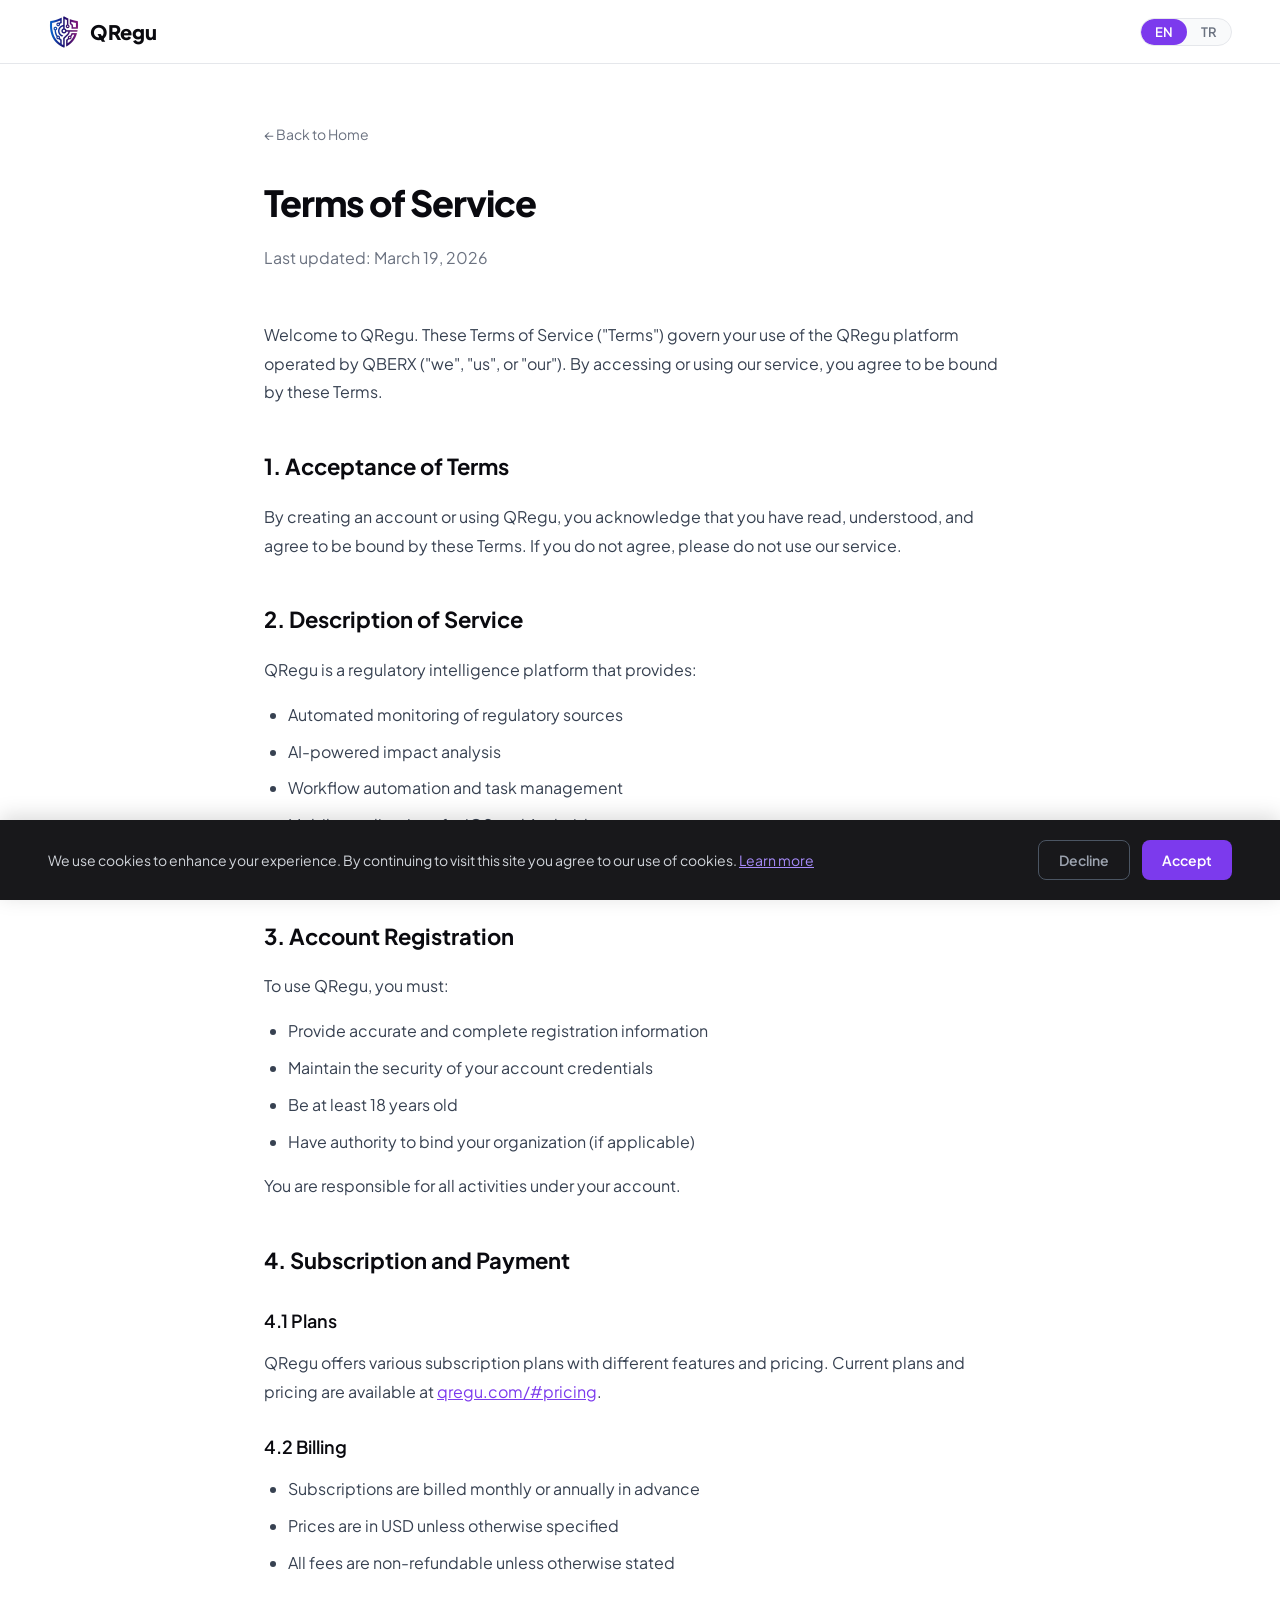
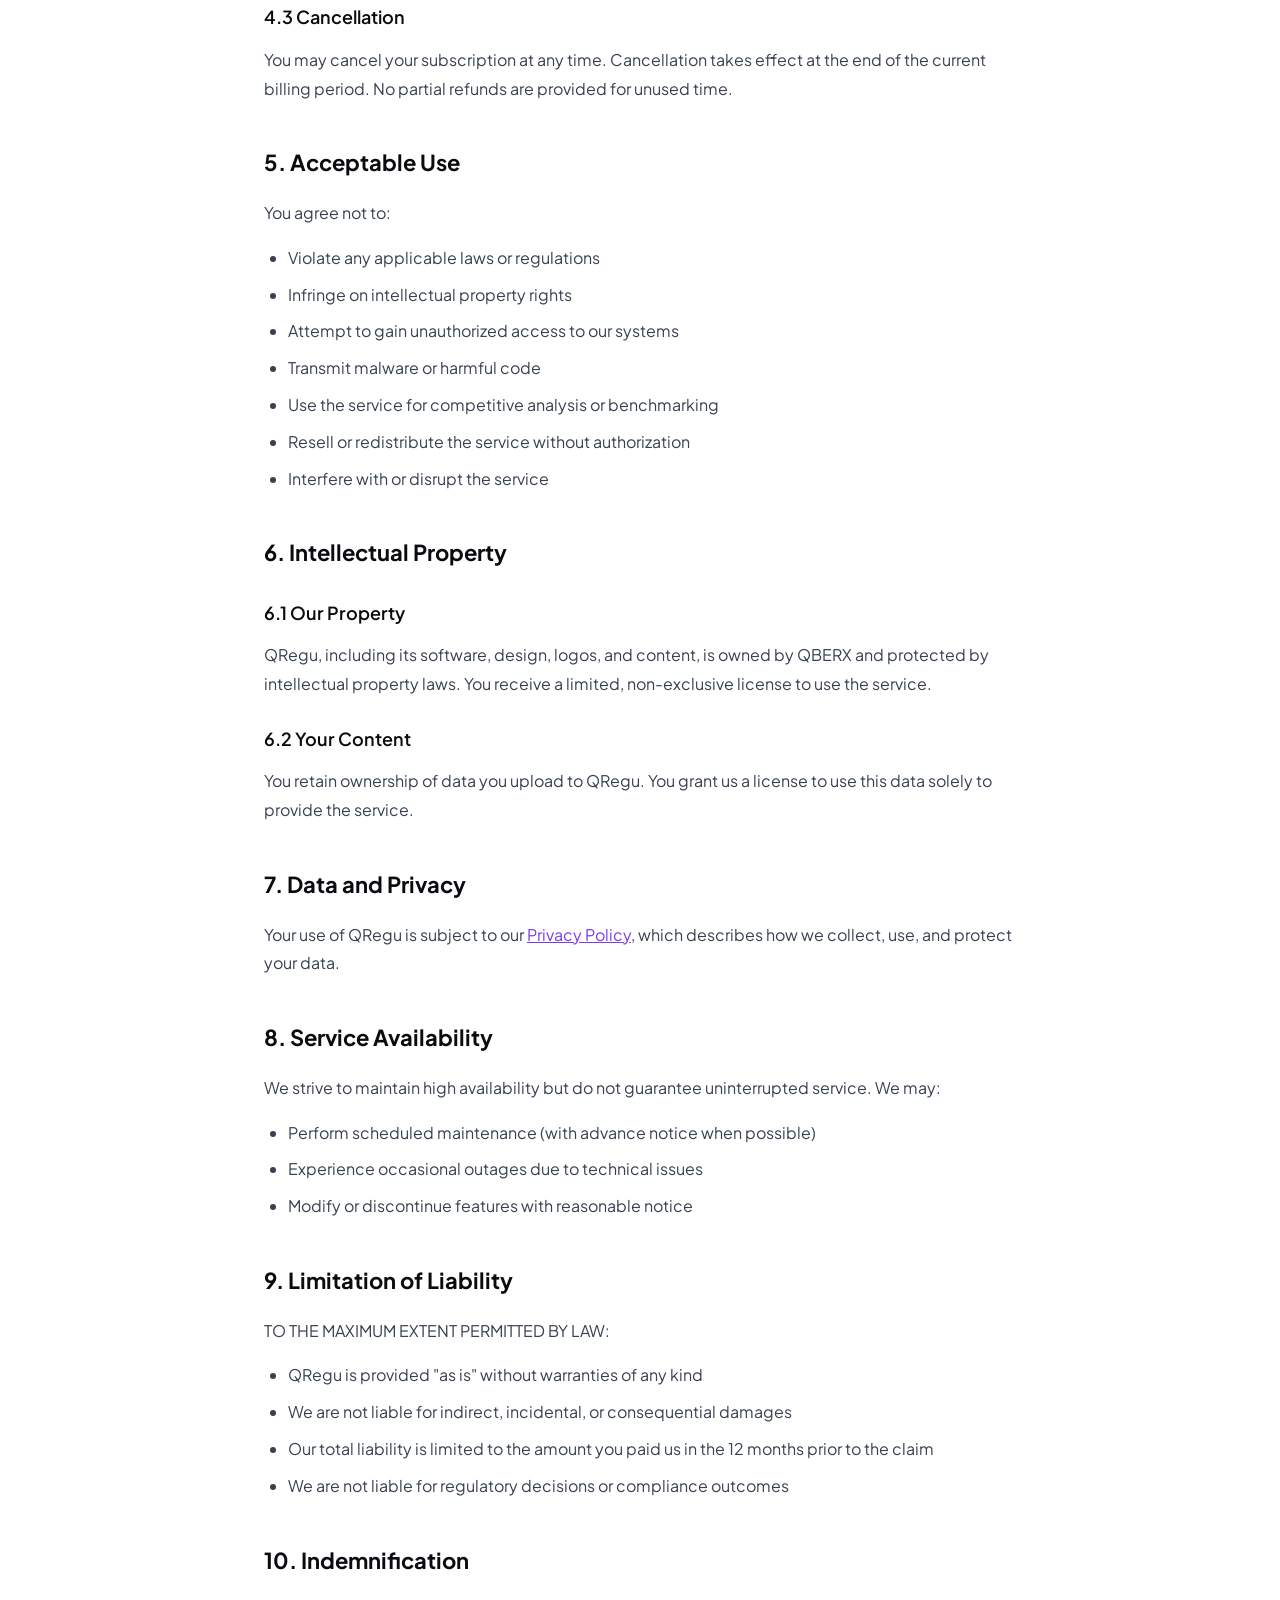
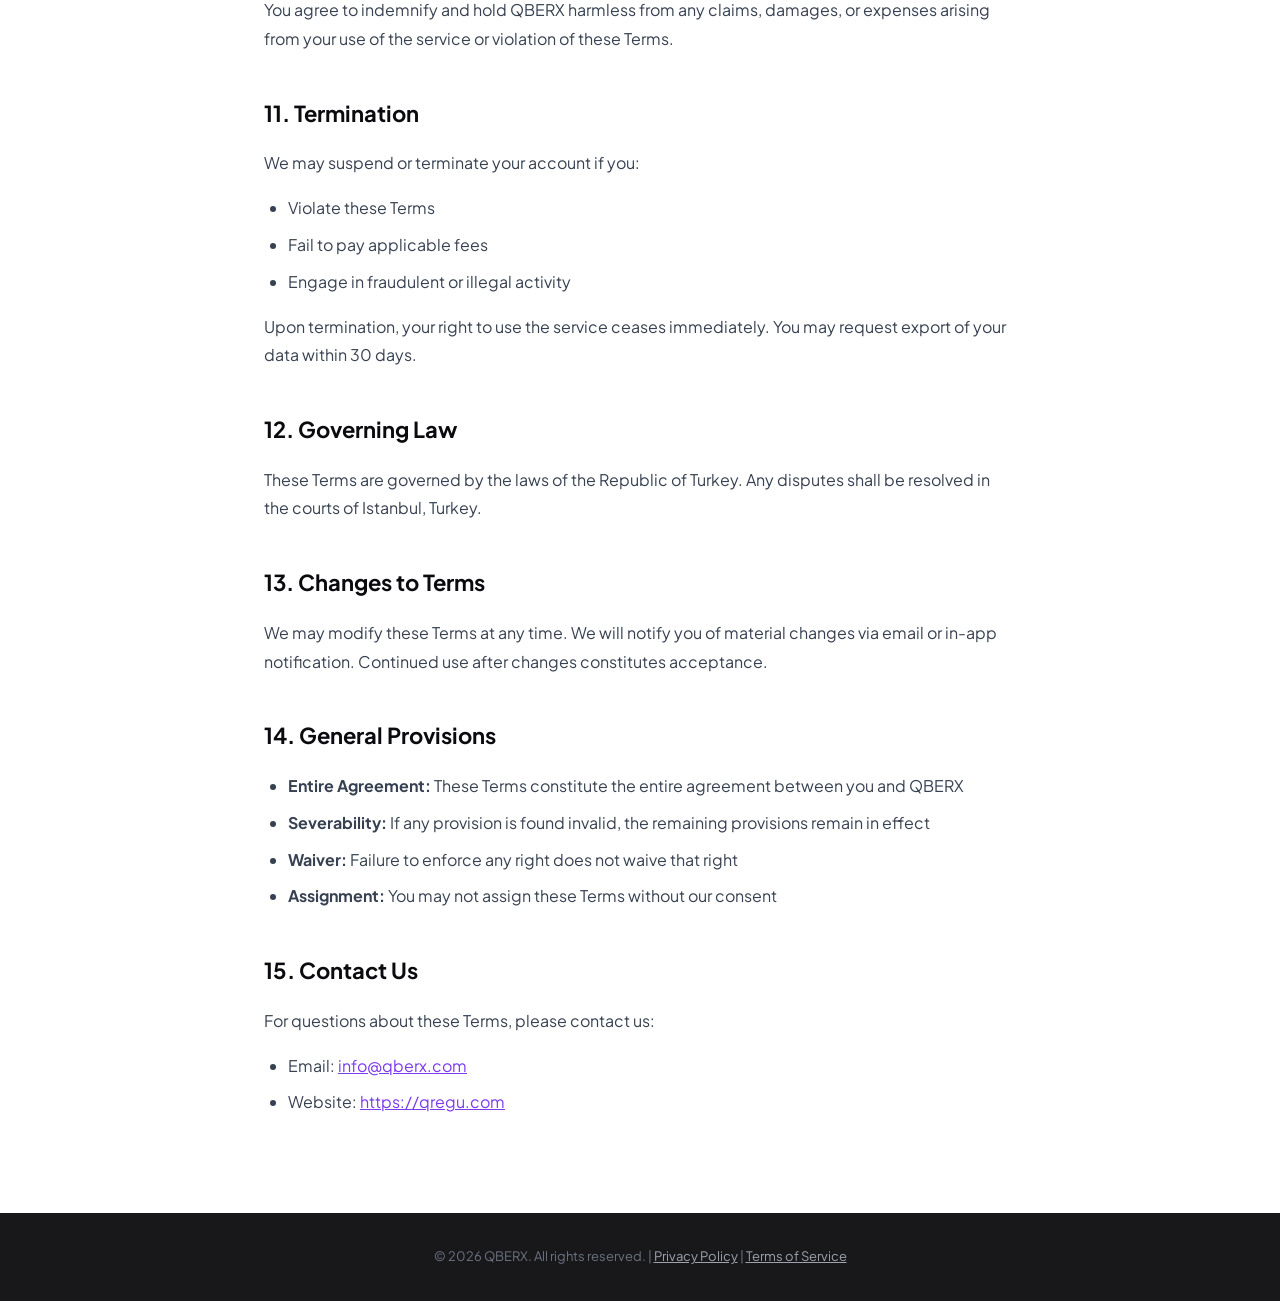
<file: terms-of-service.html>
<!DOCTYPE html>
<html lang="en">
<head>
<meta charset="UTF-8">
<meta name="viewport" content="width=device-width, initial-scale=1.0">
<title>Terms of Service — QRegu</title>
<meta name="description" content="QRegu Terms of Service - Terms and conditions for using our platform.">
<link rel="canonical" href="https://qregu.com/terms-of-service.html">
<link rel="alternate" hreflang="en" href="https://qregu.com/terms-of-service.html">
<link rel="alternate" hreflang="tr" href="https://qregu.com/terms-of-service.html">
<link rel="alternate" hreflang="x-default" href="https://qregu.com/terms-of-service.html">
<link rel="icon" type="image/png" href="images/logo.png">
<link rel="preconnect" href="https://fonts.googleapis.com">
<link href="https://fonts.googleapis.com/css2?family=Plus+Jakarta+Sans:wght@400;500;600;700&display=swap" rel="stylesheet">
<link rel="stylesheet" href="shared/common.css">
<style>
:root{--p:#7C3AED;--ink:#0A0A0F;--muted:#6B7280;--border:#E5E7EB;--surface:#F9FAFB;--white:#FFF;--font:"Plus Jakarta Sans",sans-serif;}
*{box-sizing:border-box;margin:0;padding:0}
body{font-family:var(--font);background:var(--white);color:var(--ink);line-height:1.8}
.nav{position:fixed;top:0;left:0;right:0;height:64px;background:rgba(255,255,255,.96);backdrop-filter:blur(16px);border-bottom:1px solid var(--border);display:flex;align-items:center;justify-content:space-between;padding:0 48px;z-index:100}
.nav-logo{display:flex;align-items:center;gap:10px;text-decoration:none;font-weight:800;font-size:20px;color:var(--ink)}
.nav-logo img{width:32px;height:32px;border-radius:8px}
.lang-pill{display:flex;background:#F9FAFB;border:1px solid var(--border);border-radius:20px;overflow:hidden}
.lbtn{border:none;background:transparent;padding:5px 14px;font-family:var(--font);font-size:13px;font-weight:600;color:var(--muted);cursor:pointer;transition:all .15s}
.lbtn.on{background:var(--p);color:white;border-radius:20px}
.container{max-width:800px;margin:0 auto;padding:120px 24px 80px}
h1{font-size:36px;font-weight:800;margin-bottom:8px;letter-spacing:-1px}
.subtitle{color:var(--muted);margin-bottom:48px}
h2{font-size:22px;font-weight:700;margin:40px 0 16px;color:var(--ink)}
h3{font-size:18px;font-weight:600;margin:24px 0 12px}
p,li{color:#374151;margin-bottom:16px}
ul{padding-left:24px;margin-bottom:16px}
li{margin-bottom:8px}
a{color:var(--p)}
.back{display:inline-flex;align-items:center;gap:8px;color:var(--muted);text-decoration:none;font-size:14px;margin-bottom:24px}
.back:hover{color:var(--p)}
footer{background:#18181B;padding:32px 48px;text-align:center}
footer p{color:#6B7280;font-size:13px;margin:0}
footer a{color:#9CA3AF}
[data-l]{display:none}[data-l].on{display:block}
span[data-l].on{display:inline}
</style>
</head>
<body>

<nav class="nav">
  <a href="/" class="nav-logo"><img src="images/logo.png" alt="QRegu">QRegu</a>
  <div class="lang-pill">
    <button class="lbtn on" id="ben" onclick="setLang('en')">EN</button>
    <button class="lbtn" id="btr" onclick="setLang('tr')">TR</button>
  </div>
</nav>

<div class="container">
  <a href="/" class="back"><span data-l="en" class="on">← Back to Home</span><span data-l="tr">← Ana Sayfaya Dön</span></a>

  <h1><span data-l="en" class="on">Terms of Service</span><span data-l="tr">Kullanım Koşulları</span></h1>
  <p class="subtitle"><span data-l="en" class="on">Last updated: March 19, 2026</span><span data-l="tr">Son güncelleme: 19 Mart 2026</span></p>

  <div data-l="en" class="on">
    <p>Welcome to QRegu. These Terms of Service ("Terms") govern your use of the QRegu platform operated by QBERX ("we", "us", or "our"). By accessing or using our service, you agree to be bound by these Terms.</p>

    <h2>1. Acceptance of Terms</h2>
    <p>By creating an account or using QRegu, you acknowledge that you have read, understood, and agree to be bound by these Terms. If you do not agree, please do not use our service.</p>

    <h2>2. Description of Service</h2>
    <p>QRegu is a regulatory intelligence platform that provides:</p>
    <ul>
      <li>Automated monitoring of regulatory sources</li>
      <li>AI-powered impact analysis</li>
      <li>Workflow automation and task management</li>
      <li>Mobile applications for iOS and Android</li>
      <li>Compliance reporting tools</li>
    </ul>

    <h2>3. Account Registration</h2>
    <p>To use QRegu, you must:</p>
    <ul>
      <li>Provide accurate and complete registration information</li>
      <li>Maintain the security of your account credentials</li>
      <li>Be at least 18 years old</li>
      <li>Have authority to bind your organization (if applicable)</li>
    </ul>
    <p>You are responsible for all activities under your account.</p>

    <h2>4. Subscription and Payment</h2>

    <h3>4.1 Plans</h3>
    <p>QRegu offers various subscription plans with different features and pricing. Current plans and pricing are available at <a href="https://qregu.com/#pricing">qregu.com/#pricing</a>.</p>

    <h3>4.2 Billing</h3>
    <ul>
      <li>Subscriptions are billed monthly or annually in advance</li>
      <li>Prices are in USD unless otherwise specified</li>
      <li>All fees are non-refundable unless otherwise stated</li>
    </ul>

    <h3>4.3 Cancellation</h3>
    <p>You may cancel your subscription at any time. Cancellation takes effect at the end of the current billing period. No partial refunds are provided for unused time.</p>

    <h2>5. Acceptable Use</h2>
    <p>You agree not to:</p>
    <ul>
      <li>Violate any applicable laws or regulations</li>
      <li>Infringe on intellectual property rights</li>
      <li>Attempt to gain unauthorized access to our systems</li>
      <li>Transmit malware or harmful code</li>
      <li>Use the service for competitive analysis or benchmarking</li>
      <li>Resell or redistribute the service without authorization</li>
      <li>Interfere with or disrupt the service</li>
    </ul>

    <h2>6. Intellectual Property</h2>

    <h3>6.1 Our Property</h3>
    <p>QRegu, including its software, design, logos, and content, is owned by QBERX and protected by intellectual property laws. You receive a limited, non-exclusive license to use the service.</p>

    <h3>6.2 Your Content</h3>
    <p>You retain ownership of data you upload to QRegu. You grant us a license to use this data solely to provide the service.</p>

    <h2>7. Data and Privacy</h2>
    <p>Your use of QRegu is subject to our <a href="/privacy-policy.html">Privacy Policy</a>, which describes how we collect, use, and protect your data.</p>

    <h2>8. Service Availability</h2>
    <p>We strive to maintain high availability but do not guarantee uninterrupted service. We may:</p>
    <ul>
      <li>Perform scheduled maintenance (with advance notice when possible)</li>
      <li>Experience occasional outages due to technical issues</li>
      <li>Modify or discontinue features with reasonable notice</li>
    </ul>

    <h2>9. Limitation of Liability</h2>
    <p>TO THE MAXIMUM EXTENT PERMITTED BY LAW:</p>
    <ul>
      <li>QRegu is provided "as is" without warranties of any kind</li>
      <li>We are not liable for indirect, incidental, or consequential damages</li>
      <li>Our total liability is limited to the amount you paid us in the 12 months prior to the claim</li>
      <li>We are not liable for regulatory decisions or compliance outcomes</li>
    </ul>

    <h2>10. Indemnification</h2>
    <p>You agree to indemnify and hold QBERX harmless from any claims, damages, or expenses arising from your use of the service or violation of these Terms.</p>

    <h2>11. Termination</h2>
    <p>We may suspend or terminate your account if you:</p>
    <ul>
      <li>Violate these Terms</li>
      <li>Fail to pay applicable fees</li>
      <li>Engage in fraudulent or illegal activity</li>
    </ul>
    <p>Upon termination, your right to use the service ceases immediately. You may request export of your data within 30 days.</p>

    <h2>12. Governing Law</h2>
    <p>These Terms are governed by the laws of the Republic of Turkey. Any disputes shall be resolved in the courts of Istanbul, Turkey.</p>

    <h2>13. Changes to Terms</h2>
    <p>We may modify these Terms at any time. We will notify you of material changes via email or in-app notification. Continued use after changes constitutes acceptance.</p>

    <h2>14. General Provisions</h2>
    <ul>
      <li><strong>Entire Agreement:</strong> These Terms constitute the entire agreement between you and QBERX</li>
      <li><strong>Severability:</strong> If any provision is found invalid, the remaining provisions remain in effect</li>
      <li><strong>Waiver:</strong> Failure to enforce any right does not waive that right</li>
      <li><strong>Assignment:</strong> You may not assign these Terms without our consent</li>
    </ul>

    <h2>15. Contact Us</h2>
    <p>For questions about these Terms, please contact us:</p>
    <ul>
      <li>Email: <a href="mailto:info@qberx.com">info@qberx.com</a></li>
      <li>Website: <a href="https://qregu.com">https://qregu.com</a></li>
    </ul>
  </div>

  <div data-l="tr">
    <p>QRegu'ya hoş geldiniz. Bu Kullanım Koşulları ("Koşullar"), QBERX ("biz") tarafından işletilen QRegu platformunu kullanımınızı düzenler. Hizmetimize erişerek veya kullanarak bu Koşullara bağlı olmayı kabul edersiniz.</p>

    <h2>1. Koşulların Kabulü</h2>
    <p>Hesap oluşturarak veya QRegu'yu kullanarak bu Koşulları okuduğunuzu, anladığınızı ve bunlara bağlı olmayı kabul ettiğinizi beyan edersiniz. Kabul etmiyorsanız lütfen hizmetimizi kullanmayın.</p>

    <h2>2. Hizmet Tanımı</h2>
    <p>QRegu aşağıdakileri sağlayan bir düzenleyici istihbarat platformudur:</p>
    <ul>
      <li>Düzenleyici kaynakların otomatik izlenmesi</li>
      <li>AI destekli etki analizi</li>
      <li>İş akışı otomasyonu ve görev yönetimi</li>
      <li>iOS ve Android için mobil uygulamalar</li>
      <li>Uyum raporlama araçları</li>
    </ul>

    <h2>3. Hesap Kaydı</h2>
    <p>QRegu'yu kullanmak için:</p>
    <ul>
      <li>Doğru ve eksiksiz kayıt bilgileri sağlamalısınız</li>
      <li>Hesap kimlik bilgilerinizin güvenliğini korumalısınız</li>
      <li>En az 18 yaşında olmalısınız</li>
      <li>Kuruluşunuzu bağlama yetkisine sahip olmalısınız (varsa)</li>
    </ul>
    <p>Hesabınız altındaki tüm faaliyetlerden siz sorumlusunuz.</p>

    <h2>4. Abonelik ve Ödeme</h2>

    <h3>4.1 Planlar</h3>
    <p>QRegu, farklı özellik ve fiyatlandırmaya sahip çeşitli abonelik planları sunar. Güncel planlar ve fiyatlandırma <a href="https://qregu.com/#pricing">qregu.com/#pricing</a> adresinde mevcuttur.</p>

    <h3>4.2 Faturalandırma</h3>
    <ul>
      <li>Abonelikler aylık veya yıllık olarak peşin faturalandırılır</li>
      <li>Fiyatlar aksi belirtilmedikçe USD cinsindendir</li>
      <li>Tüm ücretler aksi belirtilmedikçe iade edilmez</li>
    </ul>

    <h3>4.3 İptal</h3>
    <p>Aboneliğinizi istediğiniz zaman iptal edebilirsiniz. İptal, mevcut fatura döneminin sonunda yürürlüğe girer. Kullanılmayan süre için kısmi iade yapılmaz.</p>

    <h2>5. Kabul Edilebilir Kullanım</h2>
    <p>Aşağıdakileri yapmamayı kabul edersiniz:</p>
    <ul>
      <li>Geçerli yasa veya düzenlemeleri ihlal etmek</li>
      <li>Fikri mülkiyet haklarını ihlal etmek</li>
      <li>Sistemlerimize yetkisiz erişim sağlamaya çalışmak</li>
      <li>Kötü amaçlı yazılım veya zararlı kod iletmek</li>
      <li>Hizmeti rekabet analizi veya kıyaslama için kullanmak</li>
      <li>Hizmeti izinsiz yeniden satmak veya dağıtmak</li>
      <li>Hizmete müdahale etmek veya bozmak</li>
    </ul>

    <h2>6. Fikri Mülkiyet</h2>

    <h3>6.1 Bizim Mülkiyetimiz</h3>
    <p>QRegu, yazılımı, tasarımı, logoları ve içeriği dahil olmak üzere QBERX'e aittir ve fikri mülkiyet yasalarıyla korunmaktadır. Hizmeti kullanmak için sınırlı, münhasır olmayan bir lisans alırsınız.</p>

    <h3>6.2 Sizin İçeriğiniz</h3>
    <p>QRegu'ya yüklediğiniz verilerin mülkiyetini korursunuz. Bu verileri yalnızca hizmeti sağlamak için kullanmamız için bize lisans verirsiniz.</p>

    <h2>7. Veri ve Gizlilik</h2>
    <p>QRegu kullanımınız, verilerinizi nasıl topladığımızı, kullandığımızı ve koruduğumuzu açıklayan <a href="/privacy-policy.html">Gizlilik Politikamıza</a> tabidir.</p>

    <h2>8. Hizmet Kullanılabilirliği</h2>
    <p>Yüksek kullanılabilirliği sürdürmeye çalışıyoruz ancak kesintisiz hizmet garantisi vermiyoruz. Şunları yapabiliriz:</p>
    <ul>
      <li>Planlı bakım gerçekleştirmek (mümkün olduğunda önceden bildirimle)</li>
      <li>Teknik sorunlar nedeniyle ara sıra kesintiler yaşamak</li>
      <li>Makul bildirimle özellikleri değiştirmek veya durdurmak</li>
    </ul>

    <h2>9. Sorumluluk Sınırlaması</h2>
    <p>YASALARIN İZİN VERDİĞİ AZAMİ ÖLÇÜDE:</p>
    <ul>
      <li>QRegu herhangi bir garanti olmaksızın "olduğu gibi" sağlanmaktadır</li>
      <li>Dolaylı, arızi veya sonuç olarak ortaya çıkan zararlardan sorumlu değiliz</li>
      <li>Toplam sorumluluğumuz, talepten önceki 12 ayda bize ödediğiniz tutarla sınırlıdır</li>
      <li>Düzenleyici kararlardan veya uyum sonuçlarından sorumlu değiliz</li>
    </ul>

    <h2>10. Tazminat</h2>
    <p>Hizmeti kullanımınızdan veya bu Koşulları ihlal etmenizden kaynaklanan herhangi bir talep, zarar veya masrafa karşı QBERX'i tazmin etmeyi ve zararsız tutmayı kabul edersiniz.</p>

    <h2>11. Fesih</h2>
    <p>Aşağıdaki durumlarda hesabınızı askıya alabilir veya feshedebiliriz:</p>
    <ul>
      <li>Bu Koşulları ihlal ederseniz</li>
      <li>Geçerli ücretleri ödemezseniz</li>
      <li>Dolandırıcılık veya yasadışı faaliyette bulunursanız</li>
    </ul>
    <p>Fesih üzerine hizmeti kullanma hakkınız derhal sona erer. 30 gün içinde verilerinizin dışa aktarılmasını talep edebilirsiniz.</p>

    <h2>12. Uygulanacak Hukuk</h2>
    <p>Bu Koşullar Türkiye Cumhuriyeti yasalarına tabidir. Tüm anlaşmazlıklar İstanbul, Türkiye mahkemelerinde çözülecektir.</p>

    <h2>13. Koşullardaki Değişiklikler</h2>
    <p>Bu Koşulları istediğimiz zaman değiştirebiliriz. Önemli değişiklikleri e-posta veya uygulama içi bildirim yoluyla bildireceğiz. Değişikliklerden sonra kullanmaya devam etmeniz kabul anlamına gelir.</p>

    <h2>14. Genel Hükümler</h2>
    <ul>
      <li><strong>Tam Anlaşma:</strong> Bu Koşullar sizinle QBERX arasındaki tam anlaşmayı oluşturur</li>
      <li><strong>Bölünebilirlik:</strong> Herhangi bir hüküm geçersiz bulunursa, kalan hükümler yürürlükte kalır</li>
      <li><strong>Feragat:</strong> Herhangi bir hakkın uygulanmaması o haktan feragat anlamına gelmez</li>
      <li><strong>Devir:</strong> Bu Koşulları onayımız olmadan devredemezsiniz</li>
    </ul>

    <h2>15. İletişim</h2>
    <p>Bu Koşullar hakkında sorularınız için lütfen bize ulaşın:</p>
    <ul>
      <li>E-posta: <a href="mailto:info@qberx.com">info@qberx.com</a></li>
      <li>Web sitesi: <a href="https://qregu.com">https://qregu.com</a></li>
    </ul>
  </div>

</div>

<footer>
  <p>© 2026 QBERX. <span data-l="en" class="on">All rights reserved.</span><span data-l="tr">Tüm hakları saklıdır.</span> | <a href="/privacy-policy.html"><span data-l="en" class="on">Privacy Policy</span><span data-l="tr">Gizlilik</span></a> | <a href="/terms-of-service.html"><span data-l="en" class="on">Terms of Service</span><span data-l="tr">Kullanım Koşulları</span></a></p>
</footer>

<script src="shared/common.js"></script>
</body>
</html>
</file>
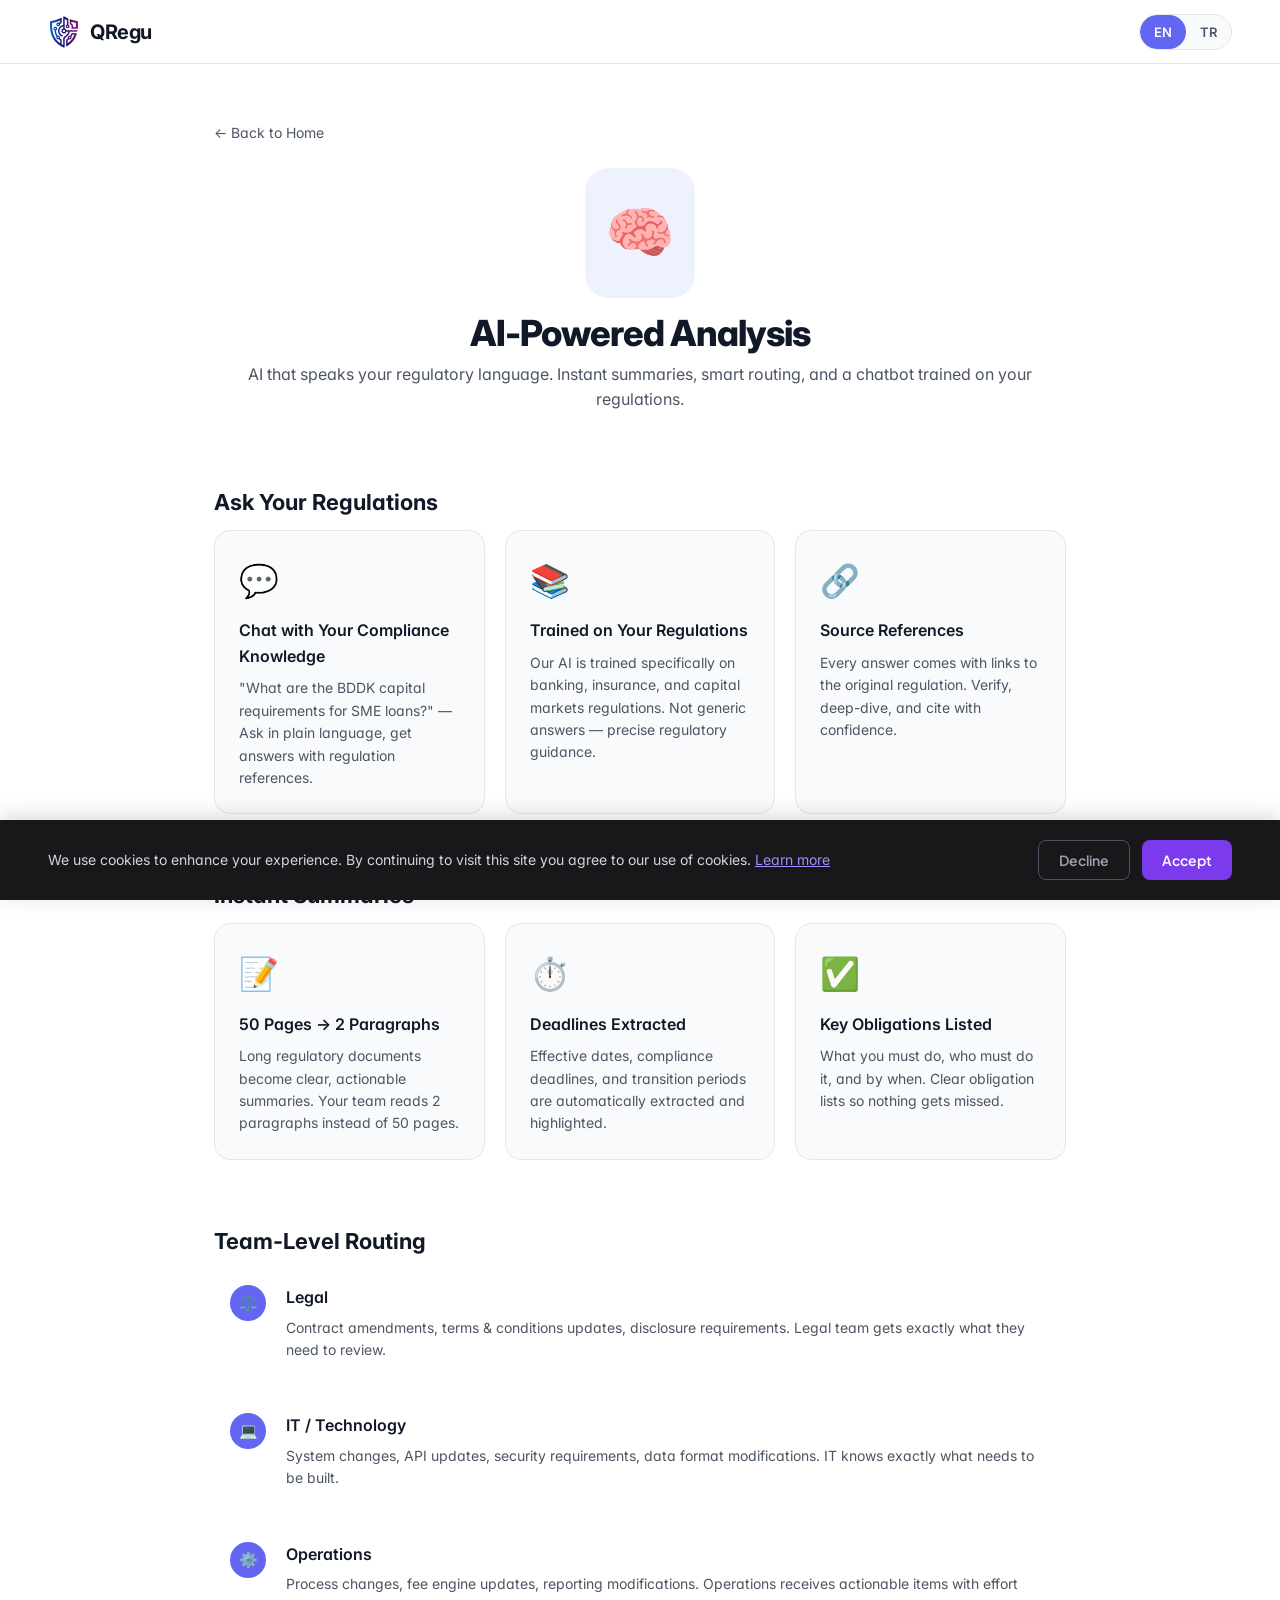
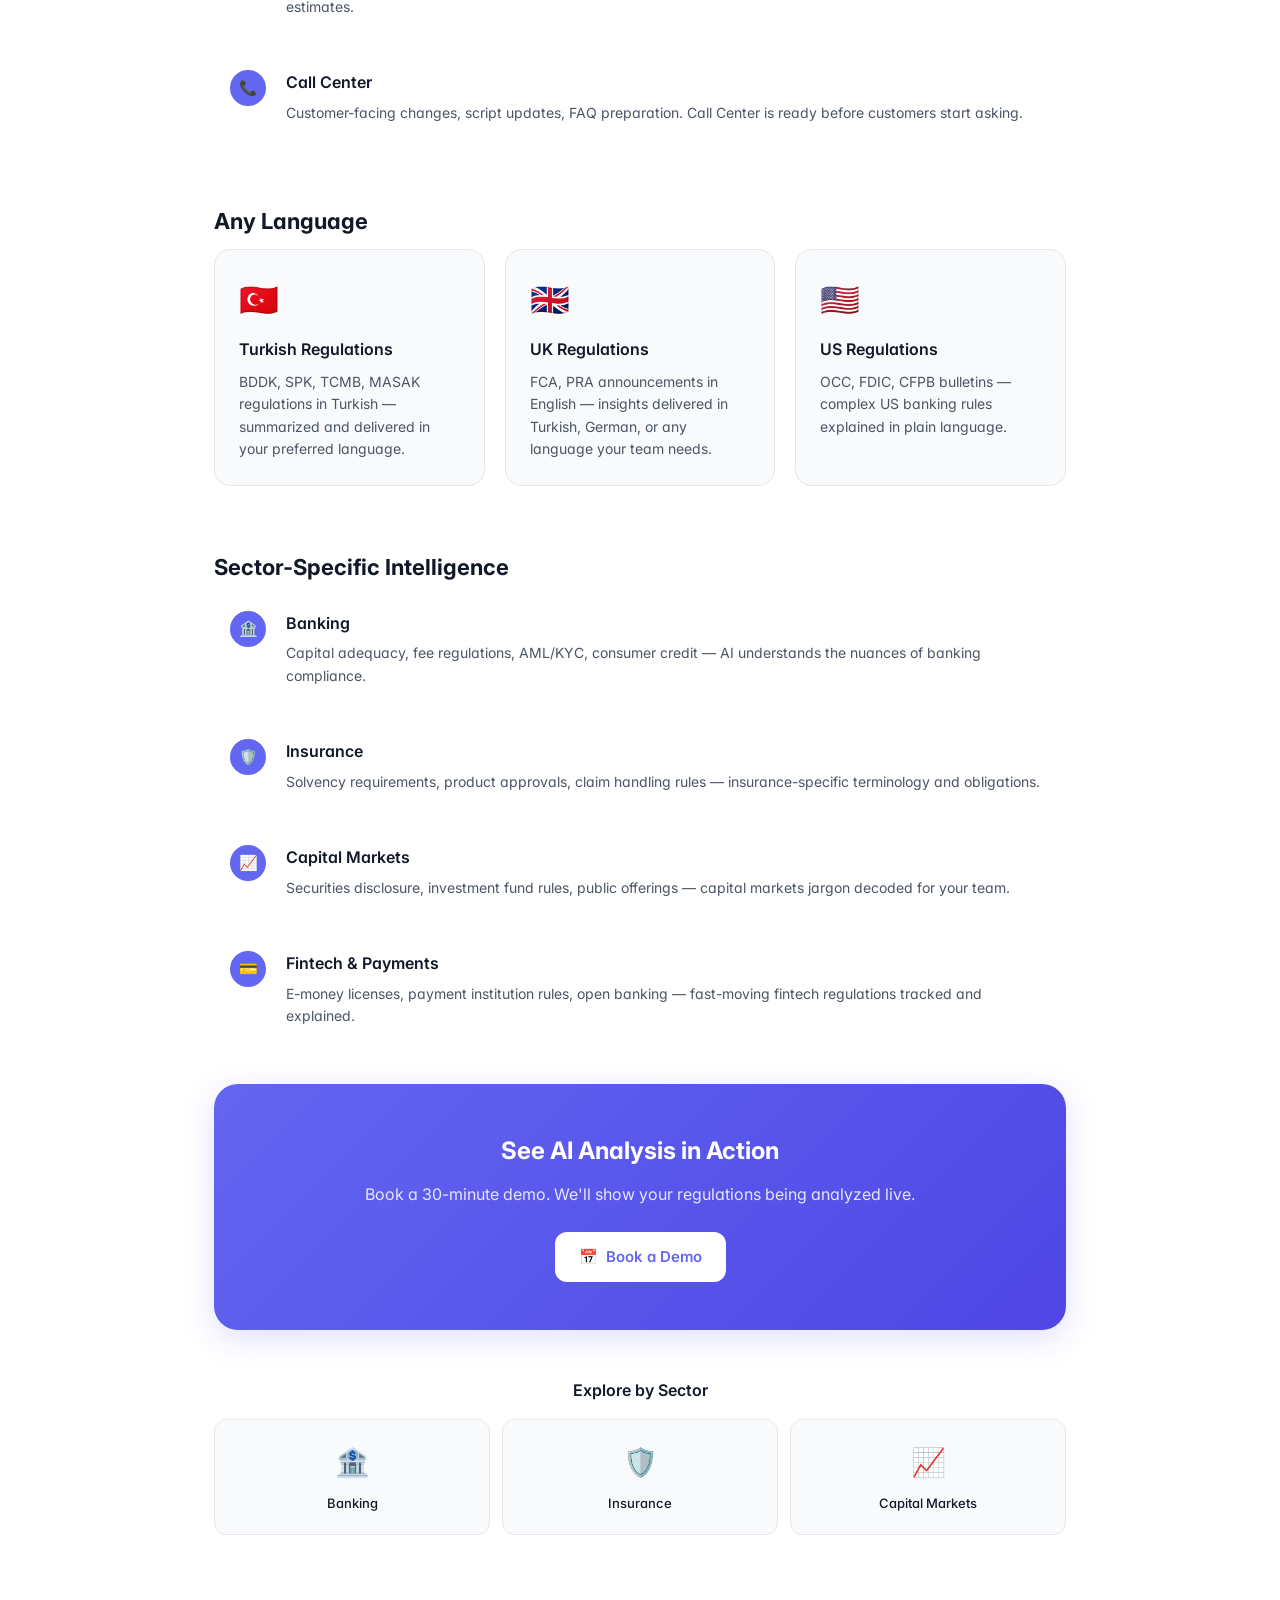
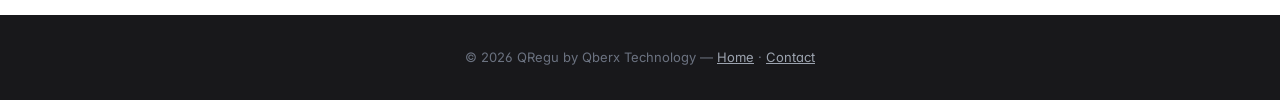
<file: features/ai-analysis.html>
<!DOCTYPE html>
<html lang="en">
<head>
<meta charset="UTF-8">
<meta name="viewport" content="width=device-width, initial-scale=1.0">
<title>AI-Powered Analysis — QRegu</title>
<meta name="description" content="QRegu's AI reads every regulation and delivers instant summaries, team-level routing, multilingual support, and sector-specific insights. Ask questions to a regulation-trained chatbot.">
<meta name="keywords" content="AI compliance, regulatory AI, regulation summarization, compliance automation, multilingual compliance, regulatory intelligence, compliance chatbot">
<link rel="canonical" href="https://qregu.com/features/ai-analysis.html">
<link rel="alternate" hreflang="en" href="https://qregu.com/features/ai-analysis.html">
<link rel="alternate" hreflang="tr" href="https://qregu.com/features/ai-analysis.html">
<link rel="alternate" hreflang="x-default" href="https://qregu.com/features/ai-analysis.html">
<link rel="icon" type="image/png" href="../images/logo.png">
<link rel="preconnect" href="https://fonts.googleapis.com">
<link href="https://fonts.googleapis.com/css2?family=Plus+Jakarta+Sans:wght@400;500;600;700&display=swap" rel="stylesheet">
<link rel="stylesheet" href="../styles.css">
<link rel="stylesheet" href="../shared/common.css">
</head>
<body>

<nav class="nav">
  <a href="/" class="nav-logo"><img src="../images/logo.png" alt="QRegu">QRegu</a>
  <div class="lang-pill">
    <button class="lbtn on" id="ben" onclick="setLang('en')">EN</button>
    <button class="lbtn" id="btr" onclick="setLang('tr')">TR</button>
  </div>
</nav>

<div class="page-container usecase-page">
  <a href="/" class="back-link"><span data-l="en" class="on">&larr; Back to Home</span><span data-l="tr">&larr; Ana Sayfaya D&ouml;n</span></a>

  <div class="usecase-header">
    <div class="usecase-icon">&#x1F9E0;</div>
    <h1 class="page-title"><span data-l="en" class="on">AI-Powered Analysis</span><span data-l="tr">AI Destekli Analiz</span></h1>
    <p class="page-subtitle"><span data-l="en" class="on">AI that speaks your regulatory language. Instant summaries, smart routing, and a chatbot trained on your regulations.</span><span data-l="tr">Mevzuat dilinizi konu&#351;an AI. Anl&#305;k &ouml;zetler, ak&#305;ll&#305; y&ouml;nlendirme ve mevzuatlar&#305;n&#305;z &uuml;zerinde e&#287;itilmi&#351; chatbot.</span></p>
  </div>

  <!-- Regulation Chatbot -->
  <section class="usecase-section">
    <h2><span data-l="en" class="on">Ask Your Regulations</span><span data-l="tr">Mevzuatlar&#305;n&#305;za Sorun</span></h2>
    <div class="usecase-grid">
      <div class="usecase-card">
        <div class="usecase-card-icon">&#x1F4AC;</div>
        <h3><span data-l="en" class="on">Chat with Your Compliance Knowledge</span><span data-l="tr">Uyum Bilginizle Sohbet Edin</span></h3>
        <p><span data-l="en" class="on">"What are the BDDK capital requirements for SME loans?" &mdash; Ask in plain language, get answers with regulation references.</span><span data-l="tr">"KOB&#304; kredileri i&ccedil;in BDDK sermaye gereksinimleri nedir?" &mdash; Sade dilde sorun, mevzuat referanslar&#305;yla cevap al&#305;n.</span></p>
      </div>
      <div class="usecase-card">
        <div class="usecase-card-icon">&#x1F4DA;</div>
        <h3><span data-l="en" class="on">Trained on Your Regulations</span><span data-l="tr">Mevzuatlar&#305;n&#305;zda E&#287;itilmi&#351;</span></h3>
        <p><span data-l="en" class="on">Our AI is trained specifically on banking, insurance, and capital markets regulations. Not generic answers &mdash; precise regulatory guidance.</span><span data-l="tr">AI'&#305;m&#305;z &ouml;zellikle bankac&#305;l&#305;k, sigorta ve sermaye piyasalar&#305; mevzuatlar&#305;nda e&#287;itilmi&#351;tir. Genel cevaplar de&#287;il &mdash; kesin mevzuat rehberli&#287;i.</span></p>
      </div>
      <div class="usecase-card">
        <div class="usecase-card-icon">&#x1F517;</div>
        <h3><span data-l="en" class="on">Source References</span><span data-l="tr">Kaynak Referanslar&#305;</span></h3>
        <p><span data-l="en" class="on">Every answer comes with links to the original regulation. Verify, deep-dive, and cite with confidence.</span><span data-l="tr">Her cevap orijinal mevzuat linkiyle gelir. Do&#287;rulay&#305;n, derinlemesine inceleyin ve g&uuml;venle at&#305;f yap&#305;n.</span></p>
      </div>
    </div>
  </section>

  <!-- Instant Summaries -->
  <section class="usecase-section">
    <h2><span data-l="en" class="on">Instant Summaries</span><span data-l="tr">Anl&#305;k &Ouml;zetler</span></h2>
    <div class="usecase-grid">
      <div class="usecase-card">
        <div class="usecase-card-icon">&#x1F4DD;</div>
        <h3><span data-l="en" class="on">50 Pages &rarr; 2 Paragraphs</span><span data-l="tr">50 Sayfa &rarr; 2 Paragraf</span></h3>
        <p><span data-l="en" class="on">Long regulatory documents become clear, actionable summaries. Your team reads 2 paragraphs instead of 50 pages.</span><span data-l="tr">Uzun mevzuat belgeleri a&ccedil;&#305;k, aksiyona d&ouml;n&uuml;k &ouml;zetlere d&ouml;n&uuml;&#351;&uuml;r. Ekibiniz 50 sayfa yerine 2 paragraf okur.</span></p>
      </div>
      <div class="usecase-card">
        <div class="usecase-card-icon">&#x23F1;&#xFE0F;</div>
        <h3><span data-l="en" class="on">Deadlines Extracted</span><span data-l="tr">Son Tarihler &Ccedil;&#305;kar&#305;l&#305;r</span></h3>
        <p><span data-l="en" class="on">Effective dates, compliance deadlines, and transition periods are automatically extracted and highlighted.</span><span data-l="tr">Y&uuml;r&uuml;rl&uuml;k tarihleri, uyum son tarihleri ve ge&ccedil;i&#351; s&uuml;releri otomatik &ccedil;&#305;kar&#305;l&#305;r ve vurgulan&#305;r.</span></p>
      </div>
      <div class="usecase-card">
        <div class="usecase-card-icon">&#x2705;</div>
        <h3><span data-l="en" class="on">Key Obligations Listed</span><span data-l="tr">Temel Y&uuml;k&uuml;ml&uuml;l&uuml;kler Listelenir</span></h3>
        <p><span data-l="en" class="on">What you must do, who must do it, and by when. Clear obligation lists so nothing gets missed.</span><span data-l="tr">Ne yapman&#305;z gerekiyor, kim yapacak ve ne zaman. A&ccedil;&#305;k y&uuml;k&uuml;ml&uuml;l&uuml;k listeleri, hi&ccedil;bir &#351;ey ka&ccedil;&#305;r&#305;lmaz.</span></p>
      </div>
    </div>
  </section>

  <!-- Team-Level Routing -->
  <section class="usecase-section">
    <h2><span data-l="en" class="on">Team-Level Routing</span><span data-l="tr">Ekip Bazl&#305; Y&ouml;nlendirme</span></h2>
    <div class="usecase-solution">
      <div class="solution-step">
        <div class="solution-num">&#x2696;&#xFE0F;</div>
        <div class="solution-content">
          <h3><span data-l="en" class="on">Legal</span><span data-l="tr">Hukuk</span></h3>
          <p><span data-l="en" class="on">Contract amendments, terms &amp; conditions updates, disclosure requirements. Legal team gets exactly what they need to review.</span><span data-l="tr">S&ouml;zle&#351;me de&#287;i&#351;iklikleri, &#351;art ve ko&#351;ul g&uuml;ncellemeleri, a&ccedil;&#305;klama gereksinimleri. Hukuk ekibi tam olarak incelemesi gerekeni al&#305;r.</span></p>
        </div>
      </div>
      <div class="solution-step">
        <div class="solution-num">&#x1F4BB;</div>
        <div class="solution-content">
          <h3><span data-l="en" class="on">IT / Technology</span><span data-l="tr">BT / Teknoloji</span></h3>
          <p><span data-l="en" class="on">System changes, API updates, security requirements, data format modifications. IT knows exactly what needs to be built.</span><span data-l="tr">Sistem de&#287;i&#351;iklikleri, API g&uuml;ncellemeleri, g&uuml;venlik gereksinimleri, veri format&#305; de&#287;i&#351;iklikleri. BT tam olarak neyin yap&#305;laca&#287;&#305;n&#305; bilir.</span></p>
        </div>
      </div>
      <div class="solution-step">
        <div class="solution-num">&#x2699;&#xFE0F;</div>
        <div class="solution-content">
          <h3><span data-l="en" class="on">Operations</span><span data-l="tr">Operasyon</span></h3>
          <p><span data-l="en" class="on">Process changes, fee engine updates, reporting modifications. Operations receives actionable items with effort estimates.</span><span data-l="tr">S&uuml;re&ccedil; de&#287;i&#351;iklikleri, &uuml;cret motoru g&uuml;ncellemeleri, raporlama de&#287;i&#351;iklikleri. Operasyon efor tahminleriyle aksiyona d&ouml;n&uuml;k maddeler al&#305;r.</span></p>
        </div>
      </div>
      <div class="solution-step">
        <div class="solution-num">&#x1F4DE;</div>
        <div class="solution-content">
          <h3><span data-l="en" class="on">Call Center</span><span data-l="tr">&Ccedil;a&#287;r&#305; Merkezi</span></h3>
          <p><span data-l="en" class="on">Customer-facing changes, script updates, FAQ preparation. Call Center is ready before customers start asking.</span><span data-l="tr">M&uuml;&#351;teriye y&ouml;nelik de&#287;i&#351;iklikler, script g&uuml;ncellemeleri, SSS haz&#305;rl&#305;&#287;&#305;. &Ccedil;a&#287;r&#305; Merkezi m&uuml;&#351;teriler sormadan haz&#305;r.</span></p>
        </div>
      </div>
    </div>
  </section>

  <!-- Multilingual -->
  <section class="usecase-section">
    <h2><span data-l="en" class="on">Any Language</span><span data-l="tr">Her Dilde</span></h2>
    <div class="usecase-grid">
      <div class="usecase-card">
        <div class="usecase-card-icon">&#x1F1F9;&#x1F1F7;</div>
        <h3><span data-l="en" class="on">Turkish Regulations</span><span data-l="tr">T&uuml;rk&ccedil;e Mevzuatlar</span></h3>
        <p><span data-l="en" class="on">BDDK, SPK, TCMB, MASAK regulations in Turkish &mdash; summarized and delivered in your preferred language.</span><span data-l="tr">T&uuml;rk&ccedil;e BDDK, SPK, TCMB, MASAK mevzuatlar&#305; &mdash; &ouml;zetlenip tercih etti&#287;iniz dilde sunulur.</span></p>
      </div>
      <div class="usecase-card">
        <div class="usecase-card-icon">&#x1F1EC;&#x1F1E7;</div>
        <h3><span data-l="en" class="on">UK Regulations</span><span data-l="tr">&#304;ngiliz Mevzuatlar&#305;</span></h3>
        <p><span data-l="en" class="on">FCA, PRA announcements in English &mdash; insights delivered in Turkish, German, or any language your team needs.</span><span data-l="tr">&#304;ngilizce FCA, PRA duyurular&#305; &mdash; i&ccedil;g&ouml;r&uuml;ler T&uuml;rk&ccedil;e, Almanca veya ekibinizin ihtiyac&#305; olan dilde sunulur.</span></p>
      </div>
      <div class="usecase-card">
        <div class="usecase-card-icon">&#x1F1FA;&#x1F1F8;</div>
        <h3><span data-l="en" class="on">US Regulations</span><span data-l="tr">ABD Mevzuatlar&#305;</span></h3>
        <p><span data-l="en" class="on">OCC, FDIC, CFPB bulletins &mdash; complex US banking rules explained in plain language.</span><span data-l="tr">OCC, FDIC, CFPB b&uuml;ltenleri &mdash; karma&#351;&#305;k ABD bankac&#305;l&#305;k kurallar&#305; sade dilde a&ccedil;&#305;klan&#305;r.</span></p>
      </div>
    </div>
  </section>

  <!-- Sector-Specific -->
  <section class="usecase-section">
    <h2><span data-l="en" class="on">Sector-Specific Intelligence</span><span data-l="tr">Sekt&ouml;re &Ouml;zel Zeka</span></h2>
    <div class="usecase-solution">
      <div class="solution-step">
        <div class="solution-num">&#x1F3E6;</div>
        <div class="solution-content">
          <h3><span data-l="en" class="on">Banking</span><span data-l="tr">Bankac&#305;l&#305;k</span></h3>
          <p><span data-l="en" class="on">Capital adequacy, fee regulations, AML/KYC, consumer credit &mdash; AI understands the nuances of banking compliance.</span><span data-l="tr">Sermaye yeterlili&#287;i, &uuml;cret d&uuml;zenlemeleri, AML/KYC, t&uuml;ketici kredisi &mdash; AI bankac&#305;l&#305;k uyumunun inceliklerini anlar.</span></p>
        </div>
      </div>
      <div class="solution-step">
        <div class="solution-num">&#x1F6E1;&#xFE0F;</div>
        <div class="solution-content">
          <h3><span data-l="en" class="on">Insurance</span><span data-l="tr">Sigorta</span></h3>
          <p><span data-l="en" class="on">Solvency requirements, product approvals, claim handling rules &mdash; insurance-specific terminology and obligations.</span><span data-l="tr">&Ouml;deme g&uuml;c&uuml; gereksinimleri, &uuml;r&uuml;n onaylar&#305;, hasar i&#351;leme kurallar&#305; &mdash; sigortaya &ouml;zg&uuml; terminoloji ve y&uuml;k&uuml;ml&uuml;l&uuml;kler.</span></p>
        </div>
      </div>
      <div class="solution-step">
        <div class="solution-num">&#x1F4C8;</div>
        <div class="solution-content">
          <h3><span data-l="en" class="on">Capital Markets</span><span data-l="tr">Sermaye Piyasalar&#305;</span></h3>
          <p><span data-l="en" class="on">Securities disclosure, investment fund rules, public offerings &mdash; capital markets jargon decoded for your team.</span><span data-l="tr">Menkul k&#305;ymet a&ccedil;&#305;klamas&#305;, yat&#305;r&#305;m fonu kurallar&#305;, halka arzlar &mdash; sermaye piyasalar&#305; jargonu ekibiniz i&ccedil;in &ccedil;&ouml;z&uuml;ml&uuml;.</span></p>
        </div>
      </div>
      <div class="solution-step">
        <div class="solution-num">&#x1F4B3;</div>
        <div class="solution-content">
          <h3><span data-l="en" class="on">Fintech &amp; Payments</span><span data-l="tr">Fintech &amp; &Ouml;demeler</span></h3>
          <p><span data-l="en" class="on">E-money licenses, payment institution rules, open banking &mdash; fast-moving fintech regulations tracked and explained.</span><span data-l="tr">E-para lisanslar&#305;, &ouml;deme kurulu&#351;u kurallar&#305;, a&ccedil;&#305;k bankac&#305;l&#305;k &mdash; h&#305;zla de&#287;i&#351;en fintech mevzuatlar&#305; takip edilir ve a&ccedil;&#305;klan&#305;r.</span></p>
        </div>
      </div>
    </div>
  </section>

  <!-- CTA -->
  <div class="usecase-cta">
    <h2><span data-l="en" class="on">See AI Analysis in Action</span><span data-l="tr">AI Analizini &#304;&#351; Ba&#351;&#305;nda G&ouml;r&uuml;n</span></h2>
    <p><span data-l="en" class="on">Book a 30-minute demo. We'll show your regulations being analyzed live.</span><span data-l="tr">30 dakikal&#305;k demo rezervasyonu yap&#305;n. Mevzuatlar&#305;n&#305;z&#305;n canl&#305; analiz edildi&#287;ini g&ouml;steririz.</span></p>
    <a href="#" onclick="openDemoPopup();return false;" class="btn-primary">&#x1F4C5; <span data-l="en" class="on">Book a Demo</span><span data-l="tr">Demo Talep Et</span></a>
  </div>

  <!-- Related -->
  <div class="usecase-related">
    <h3><span data-l="en" class="on">Explore by Sector</span><span data-l="tr">Sekt&ouml;re G&ouml;re Ke&#351;fedin</span></h3>
    <div class="related-grid">
      <a href="/use-cases/banking.html" class="related-card"><span class="related-icon">&#x1F3E6;</span><span data-l="en" class="on">Banking</span><span data-l="tr">Bankac&#305;l&#305;k</span></a>
      <a href="/use-cases/insurance.html" class="related-card"><span class="related-icon">&#x1F6E1;&#xFE0F;</span><span data-l="en" class="on">Insurance</span><span data-l="tr">Sigorta</span></a>
      <a href="/use-cases/capital-markets.html" class="related-card"><span class="related-icon">&#x1F4C8;</span><span data-l="en" class="on">Capital Markets</span><span data-l="tr">Sermaye Piyasalar&#305;</span></a>
    </div>
  </div>
</div>

<footer class="page-footer">
  <p>&copy; 2026 QRegu by Qberx Technology &mdash; <a href="/">Home</a> &middot; <a href="/contact.html">Contact</a></p>
</footer>

<script src="../shared/common.js"></script>
</body>
</html>
</file>
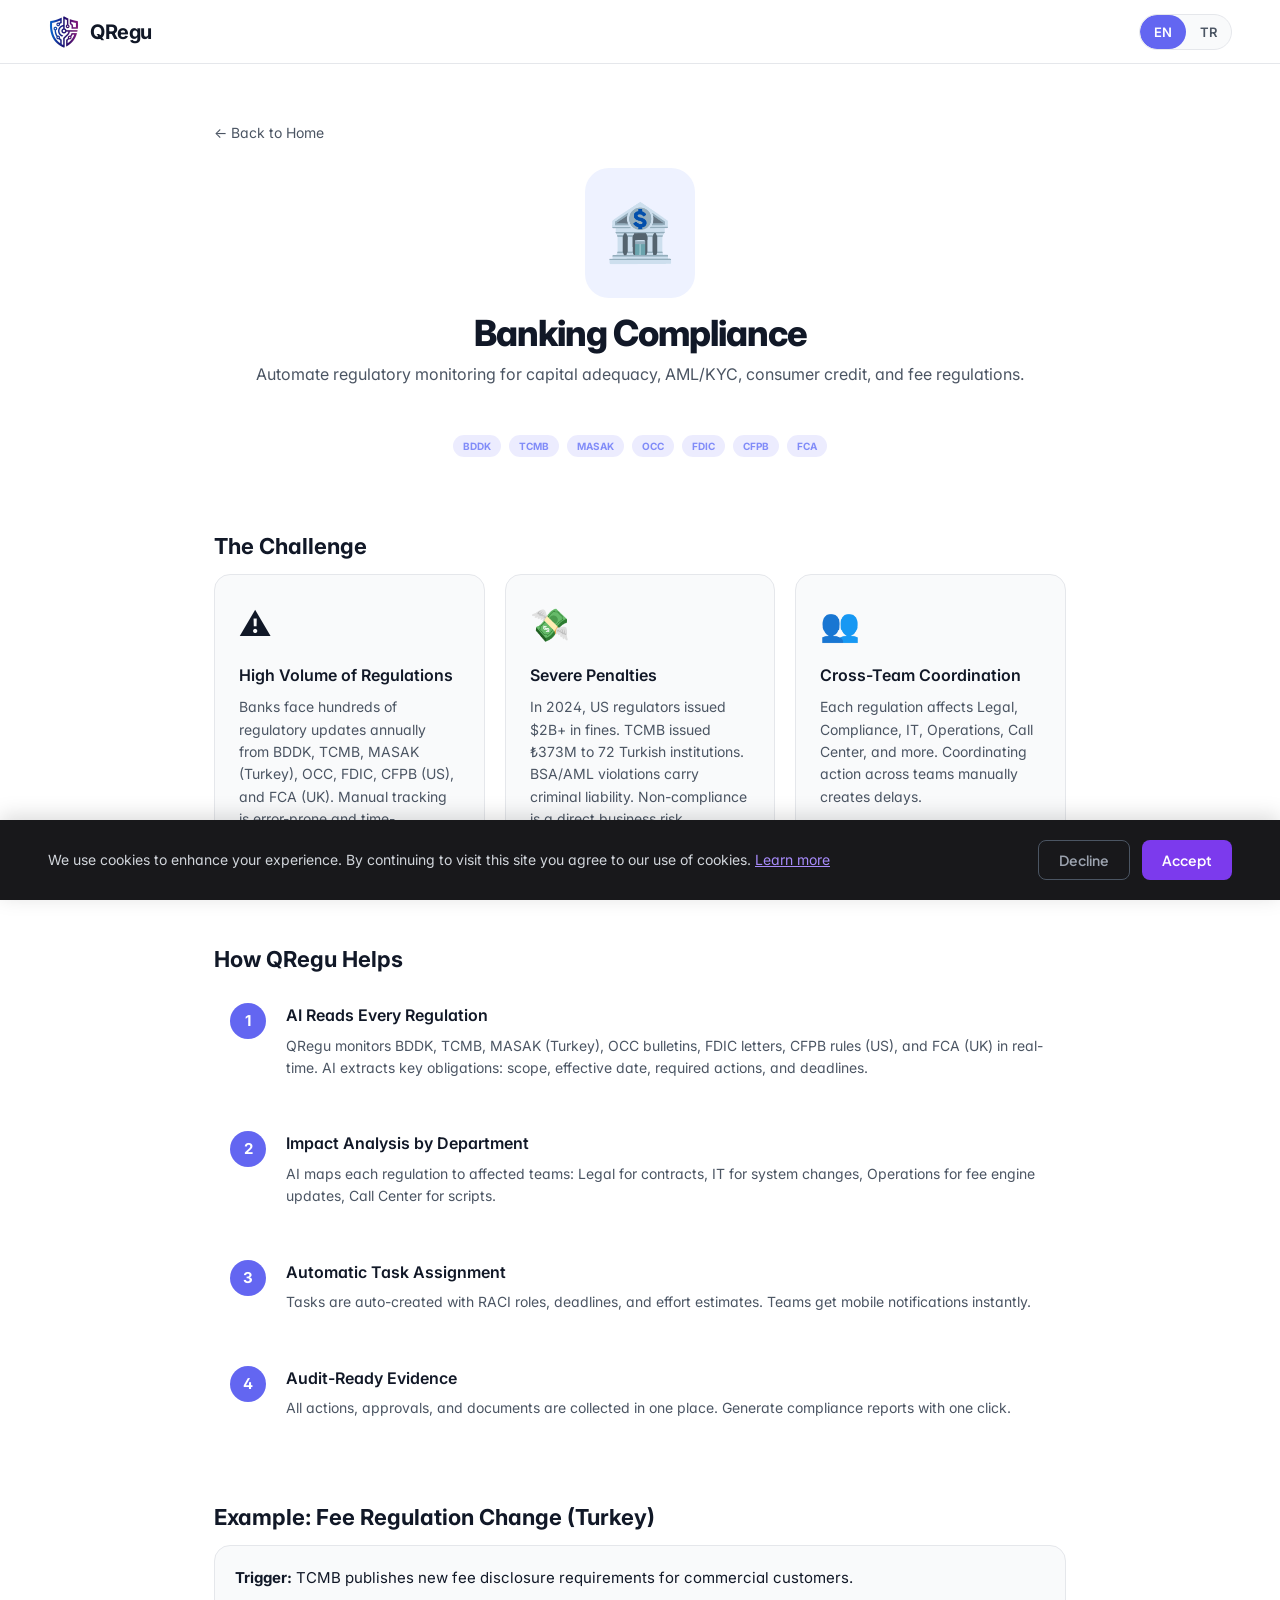
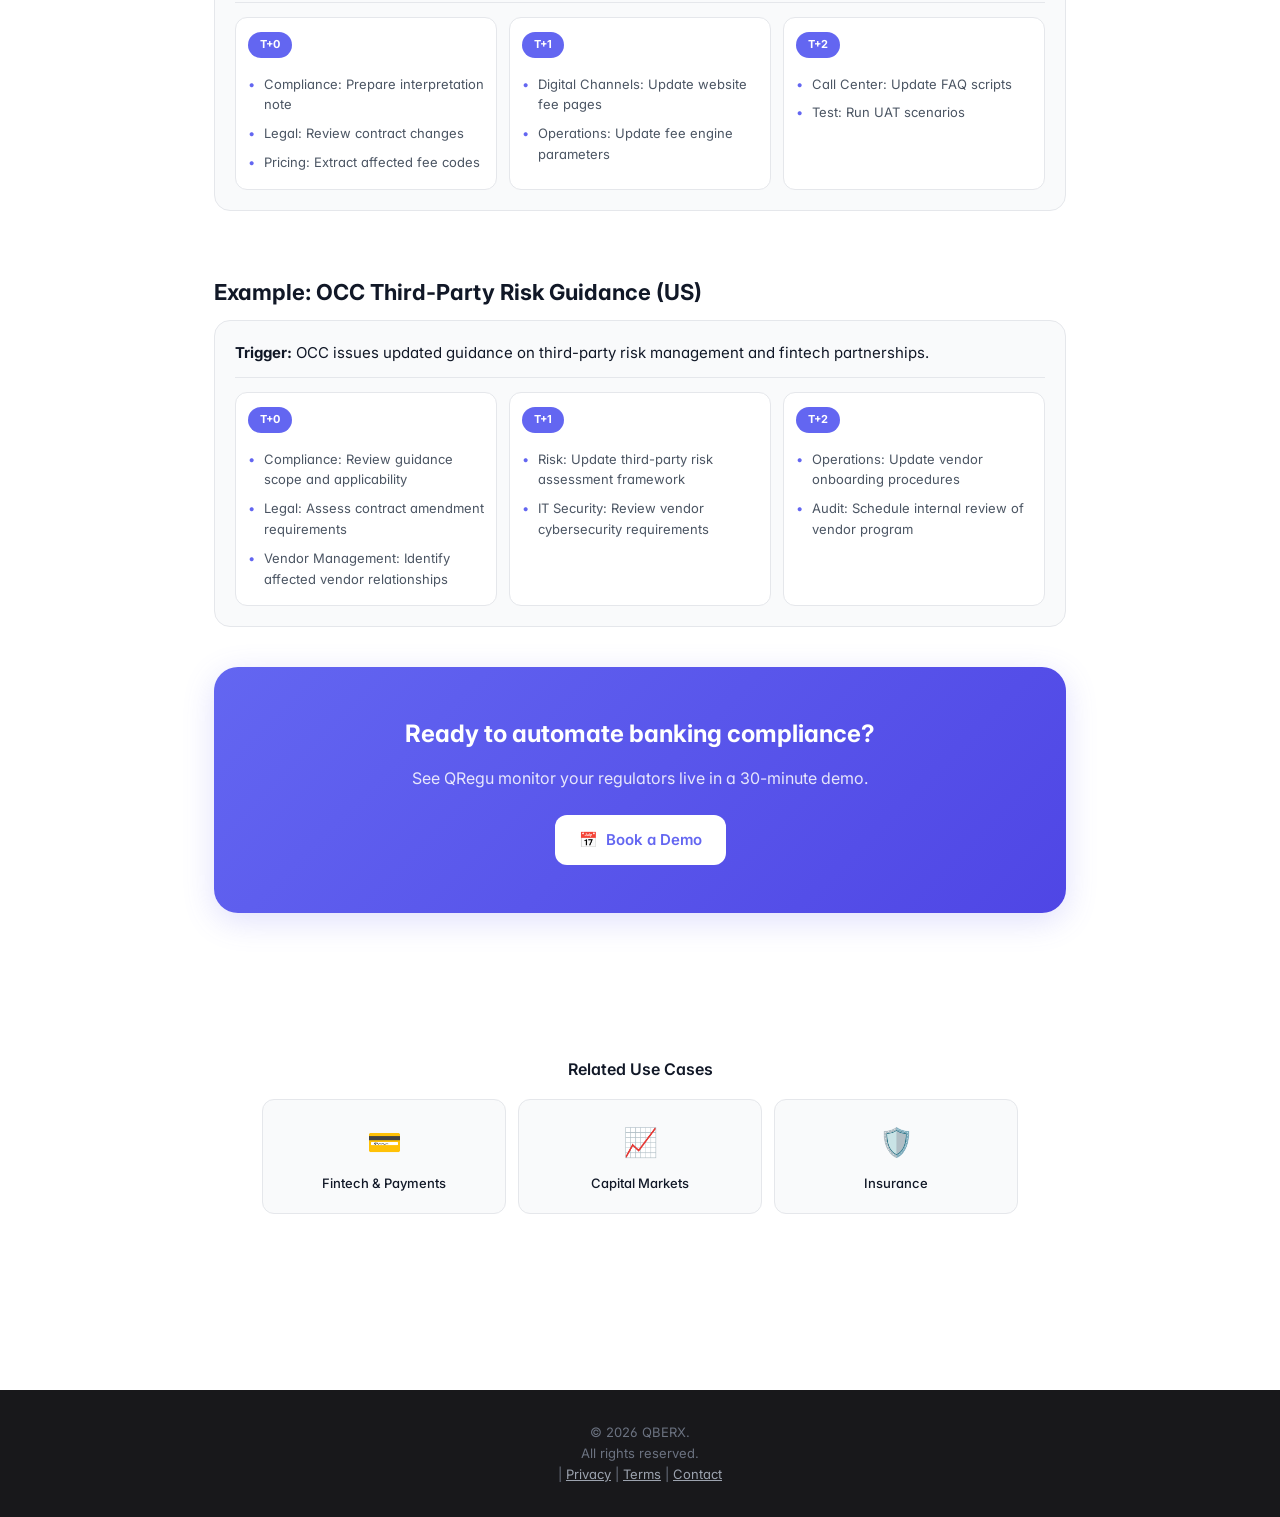
<file: use-cases/banking.html>
<!DOCTYPE html>
<html lang="en">
<head>
<meta charset="UTF-8">
<meta name="viewport" content="width=device-width, initial-scale=1.0">
<title>Banking Compliance — QRegu</title>
<meta name="description" content="QRegu helps banks automate regulatory compliance for BDDK, TCMB, MASAK, OCC, FDIC, and CFPB. AI-powered impact analysis for fee regulations, AML/KYC, BSA, Dodd-Frank, and consumer credit rules.">
<meta name="keywords" content="banking compliance, BDDK, TCMB, MASAK, OCC, FDIC, CFPB, FCA, bank regulation, AML KYC, BSA, Dodd-Frank, fee regulation, regulatory compliance banking">
<link rel="canonical" href="https://qregu.com/use-cases/banking.html">
<link rel="alternate" hreflang="en" href="https://qregu.com/use-cases/banking.html">
<link rel="alternate" hreflang="tr" href="https://qregu.com/use-cases/banking.html">
<link rel="alternate" hreflang="x-default" href="https://qregu.com/use-cases/banking.html">
<link rel="icon" type="image/png" href="../images/logo.png">
<link rel="preconnect" href="https://fonts.googleapis.com">
<link href="https://fonts.googleapis.com/css2?family=Plus+Jakarta+Sans:wght@400;500;600;700&display=swap" rel="stylesheet">
<link rel="stylesheet" href="../styles.css">
<link rel="stylesheet" href="../shared/common.css">
</head>
<body>

<nav class="nav">
  <a href="/" class="nav-logo"><img src="../images/logo.png" alt="QRegu">QRegu</a>
  <div class="lang-pill">
    <button class="lbtn on" id="ben" onclick="setLang('en')">EN</button>
    <button class="lbtn" id="btr" onclick="setLang('tr')">TR</button>
  </div>
</nav>

<div class="page-container usecase-page">
  <a href="/" class="back-link"><span data-l="en" class="on">&larr; Back to Home</span><span data-l="tr">&larr; Ana Sayfaya D&ouml;n</span></a>

  <div class="usecase-header">
    <div class="usecase-icon">&#x1F3E6;</div>
    <h1 class="page-title"><span data-l="en" class="on">Banking Compliance</span><span data-l="tr">Bankac&#305;l&#305;k Uyumu</span></h1>
    <p class="page-subtitle"><span data-l="en" class="on">Automate regulatory monitoring for capital adequacy, AML/KYC, consumer credit, and fee regulations.</span><span data-l="tr">Sermaye yeterlili&#287;i, AML/KYC, t&uuml;ketici kredisi ve &uuml;cret d&uuml;zenlemeleri i&ccedil;in mevzuat izlemeyi otomatikle&#351;tirin.</span></p>
  </div>

  <!-- Regulators -->
  <div class="usecase-regs">
    <span class="reg-chip">BDDK</span>
    <span class="reg-chip">TCMB</span>
    <span class="reg-chip">MASAK</span>
    <span class="reg-chip">OCC</span>
    <span class="reg-chip">FDIC</span>
    <span class="reg-chip">CFPB</span>
    <span class="reg-chip">FCA</span>
  </div>

  <!-- Problem Section -->
  <section class="usecase-section">
    <h2><span data-l="en" class="on">The Challenge</span><span data-l="tr">Zorluk</span></h2>
    <div class="usecase-grid">
      <div class="usecase-card">
        <div class="usecase-card-icon">&#x26A0;&#xFE0F;</div>
        <h3><span data-l="en" class="on">High Volume of Regulations</span><span data-l="tr">Y&uuml;ksek Hacimli Mevzuat</span></h3>
        <p><span data-l="en" class="on">Banks face hundreds of regulatory updates annually from BDDK, TCMB, MASAK (Turkey), OCC, FDIC, CFPB (US), and FCA (UK). Manual tracking is error-prone and time-consuming.</span><span data-l="tr">Bankalar y&#305;lda y&uuml;zlerce mevzuat g&uuml;ncellemesiyle kar&#351;&#305;la&#351;&#305;r: T&uuml;rkiye'de BDDK, TCMB, MASAK; ABD'de OCC, FDIC, CFPB; &#304;ngiltere'de FCA. Manuel takip hataya a&ccedil;&#305;k ve zaman al&#305;c&#305;d&#305;r.</span></p>
      </div>
      <div class="usecase-card">
        <div class="usecase-card-icon">&#x1F4B8;</div>
        <h3><span data-l="en" class="on">Severe Penalties</span><span data-l="tr">A&#287;&#305;r Cezalar</span></h3>
        <p><span data-l="en" class="on">In 2024, US regulators issued $2B+ in fines. TCMB issued &#x20BA;373M to 72 Turkish institutions. BSA/AML violations carry criminal liability. Non-compliance is a direct business risk.</span><span data-l="tr">2024'te ABD d&uuml;zenleyicileri 2 milyar dolar&#305;n &uuml;zerinde ceza verdi. TCMB 72 T&uuml;rk kurulu&#351;una 373 milyon TL ceza verdi. BSA/AML ihlalleri cezai sorumluluk ta&#351;&#305;r.</span></p>
      </div>
      <div class="usecase-card">
        <div class="usecase-card-icon">&#x1F465;</div>
        <h3><span data-l="en" class="on">Cross-Team Coordination</span><span data-l="tr">&Ccedil;apraz Ekip Koordinasyonu</span></h3>
        <p><span data-l="en" class="on">Each regulation affects Legal, Compliance, IT, Operations, Call Center, and more. Coordinating action across teams manually creates delays.</span><span data-l="tr">Her mevzuat Hukuk, Uyum, BT, Operasyon, &Ccedil;a&#287;r&#305; Merkezi gibi birden fazla birimi etkiler. Manuel koordinasyon gecikme yarat&#305;r.</span></p>
      </div>
    </div>
  </section>

  <!-- Solution Section -->
  <section class="usecase-section">
    <h2><span data-l="en" class="on">How QRegu Helps</span><span data-l="tr">QRegu Nas&#305;l Yard&#305;mc&#305; Olur</span></h2>
    <div class="usecase-solution">
      <div class="solution-step">
        <div class="solution-num">1</div>
        <div class="solution-content">
          <h3><span data-l="en" class="on">AI Reads Every Regulation</span><span data-l="tr">AI Her Mevzuat&#305; Okur</span></h3>
          <p><span data-l="en" class="on">QRegu monitors BDDK, TCMB, MASAK (Turkey), OCC bulletins, FDIC letters, CFPB rules (US), and FCA (UK) in real-time. AI extracts key obligations: scope, effective date, required actions, and deadlines.</span><span data-l="tr">QRegu T&uuml;rkiye'de BDDK, TCMB, MASAK; ABD'de OCC b&uuml;ltenleri, FDIC mektuplar&#305;, CFPB kurallar&#305;; &#304;ngiltere'de FCA'y&#305; ger&ccedil;ek zamanl&#305; izler. AI temel y&uuml;k&uuml;ml&uuml;l&uuml;kleri &ccedil;&#305;kar&#305;r.</span></p>
        </div>
      </div>
      <div class="solution-step">
        <div class="solution-num">2</div>
        <div class="solution-content">
          <h3><span data-l="en" class="on">Impact Analysis by Department</span><span data-l="tr">Departman Bazl&#305; Etki Analizi</span></h3>
          <p><span data-l="en" class="on">AI maps each regulation to affected teams: Legal for contracts, IT for system changes, Operations for fee engine updates, Call Center for scripts.</span><span data-l="tr">AI her mevzuat&#305; etkilenen ekiplere e&#351;ler: S&ouml;zle&#351;meler i&ccedil;in Hukuk, sistem de&#287;i&#351;iklikleri i&ccedil;in BT, &uuml;cret motoru i&ccedil;in Operasyon, script'ler i&ccedil;in &Ccedil;a&#287;r&#305; Merkezi.</span></p>
        </div>
      </div>
      <div class="solution-step">
        <div class="solution-num">3</div>
        <div class="solution-content">
          <h3><span data-l="en" class="on">Automatic Task Assignment</span><span data-l="tr">Otomatik G&ouml;rev Atama</span></h3>
          <p><span data-l="en" class="on">Tasks are auto-created with RACI roles, deadlines, and effort estimates. Teams get mobile notifications instantly.</span><span data-l="tr">G&ouml;revler RACI rolleri, son tarihler ve efor tahminleriyle otomatik olu&#351;turulur. Ekipler anl&#305;k mobil bildirim al&#305;r.</span></p>
        </div>
      </div>
      <div class="solution-step">
        <div class="solution-num">4</div>
        <div class="solution-content">
          <h3><span data-l="en" class="on">Audit-Ready Evidence</span><span data-l="tr">Denetime Haz&#305;r Kan&#305;t</span></h3>
          <p><span data-l="en" class="on">All actions, approvals, and documents are collected in one place. Generate compliance reports with one click.</span><span data-l="tr">T&uuml;m aksiyonlar, onaylar ve dok&uuml;manlar tek yerde toplan&#305;r. Tek t&#305;kla uyum raporu &uuml;retin.</span></p>
        </div>
      </div>
    </div>
  </section>

  <!-- Example Scenario Turkey -->
  <section class="usecase-section">
    <h2><span data-l="en" class="on">Example: Fee Regulation Change (Turkey)</span><span data-l="tr">&Ouml;rnek: &Uuml;cret D&uuml;zenlemesi De&#287;i&#351;ikli&#287;i (T&uuml;rkiye)</span></h2>
    <div class="scenario-box">
      <p class="scenario-trigger"><span data-l="en" class="on"><strong>Trigger:</strong> TCMB publishes new fee disclosure requirements for commercial customers.</span><span data-l="tr"><strong>Tetikleyici:</strong> TCMB ticari m&uuml;&#351;teriler i&ccedil;in yeni &uuml;cret a&ccedil;&#305;klama gereksinimleri yay&#305;mlar.</span></p>
      <div class="scenario-timeline">
        <div class="scenario-day">
          <span class="day-label">T+0</span>
          <ul>
            <li><span data-l="en" class="on">Compliance: Prepare interpretation note</span><span data-l="tr">Uyum: Yorum notu haz&#305;rla</span></li>
            <li><span data-l="en" class="on">Legal: Review contract changes</span><span data-l="tr">Hukuk: S&ouml;zle&#351;me de&#287;i&#351;ikliklerini incele</span></li>
            <li><span data-l="en" class="on">Pricing: Extract affected fee codes</span><span data-l="tr">Fiyatlama: Etkilenen &uuml;cret kodlar&#305;n&#305; &ccedil;&#305;kar</span></li>
          </ul>
        </div>
        <div class="scenario-day">
          <span class="day-label">T+1</span>
          <ul>
            <li><span data-l="en" class="on">Digital Channels: Update website fee pages</span><span data-l="tr">Dijital Kanallar: Web sitesi &uuml;cret sayfalar&#305;n&#305; g&uuml;ncelle</span></li>
            <li><span data-l="en" class="on">Operations: Update fee engine parameters</span><span data-l="tr">Operasyon: &Uuml;cret motoru parametrelerini g&uuml;ncelle</span></li>
          </ul>
        </div>
        <div class="scenario-day">
          <span class="day-label">T+2</span>
          <ul>
            <li><span data-l="en" class="on">Call Center: Update FAQ scripts</span><span data-l="tr">&Ccedil;a&#287;r&#305; Merkezi: SSS script'lerini g&uuml;ncelle</span></li>
            <li><span data-l="en" class="on">Test: Run UAT scenarios</span><span data-l="tr">Test: UAT senaryolar&#305;n&#305; &ccedil;al&#305;&#351;t&#305;r</span></li>
          </ul>
        </div>
      </div>
    </div>
  </section>

  <!-- Example Scenario US -->
  <section class="usecase-section">
    <h2><span data-l="en" class="on">Example: OCC Third-Party Risk Guidance (US)</span><span data-l="tr">&Ouml;rnek: OCC &Uuml;&ccedil;&uuml;nc&uuml; Taraf Risk Rehberi (ABD)</span></h2>
    <div class="scenario-box">
      <p class="scenario-trigger"><span data-l="en" class="on"><strong>Trigger:</strong> OCC issues updated guidance on third-party risk management and fintech partnerships.</span><span data-l="tr"><strong>Tetikleyici:</strong> OCC, &uuml;&ccedil;&uuml;nc&uuml; taraf risk y&ouml;netimi ve fintech ortakl&#305;klar&#305; hakk&#305;nda g&uuml;ncellenmi&#351; rehber yay&#305;nlar.</span></p>
      <div class="scenario-timeline">
        <div class="scenario-day">
          <span class="day-label">T+0</span>
          <ul>
            <li><span data-l="en" class="on">Compliance: Review guidance scope and applicability</span><span data-l="tr">Uyum: Rehber kapsam&#305;n&#305; ve uygulanabilirli&#287;ini incele</span></li>
            <li><span data-l="en" class="on">Legal: Assess contract amendment requirements</span><span data-l="tr">Hukuk: S&ouml;zle&#351;me de&#287;i&#351;ikli&#287;i gereksinimlerini de&#287;erlendir</span></li>
            <li><span data-l="en" class="on">Vendor Management: Identify affected vendor relationships</span><span data-l="tr">Tedarik&ccedil;i Y&ouml;netimi: Etkilenen tedarik&ccedil;i ili&#351;kilerini belirle</span></li>
          </ul>
        </div>
        <div class="scenario-day">
          <span class="day-label">T+1</span>
          <ul>
            <li><span data-l="en" class="on">Risk: Update third-party risk assessment framework</span><span data-l="tr">Risk: &Uuml;&ccedil;&uuml;nc&uuml; taraf risk de&#287;erlendirme &ccedil;er&ccedil;evesini g&uuml;ncelle</span></li>
            <li><span data-l="en" class="on">IT Security: Review vendor cybersecurity requirements</span><span data-l="tr">BT G&uuml;venli&#287;i: Tedarik&ccedil;i siber g&uuml;venlik gereksinimlerini incele</span></li>
          </ul>
        </div>
        <div class="scenario-day">
          <span class="day-label">T+2</span>
          <ul>
            <li><span data-l="en" class="on">Operations: Update vendor onboarding procedures</span><span data-l="tr">Operasyon: Tedarik&ccedil;i kabul prosed&uuml;rlerini g&uuml;ncelle</span></li>
            <li><span data-l="en" class="on">Audit: Schedule internal review of vendor program</span><span data-l="tr">Denetim: Tedarik&ccedil;i program&#305;n&#305;n i&ccedil; incelemesini planla</span></li>
          </ul>
        </div>
      </div>
    </div>
  </section>

  <!-- CTA -->
  <section class="usecase-cta">
    <h2><span data-l="en" class="on">Ready to automate banking compliance?</span><span data-l="tr">Bankac&#305;l&#305;k uyumunu otomatikle&#351;tirmeye haz&#305;r m&#305;s&#305;n&#305;z?</span></h2>
    <p><span data-l="en" class="on">See QRegu monitor your regulators live in a 30-minute demo.</span><span data-l="tr">30 dakikal&#305;k demoda QRegu'nun regulat&ouml;rlerinizi canl&#305; izledi&#287;ini g&ouml;r&uuml;n.</span></p>
    <a href="#" onclick="openDemoPopup();return false;" class="btn-primary">&#x1F4C5; <span data-l="en" class="on">Book a Demo</span><span data-l="tr">Demo Talep Et</span></a>
  </section>

  <!-- Related Use Cases -->
  <section class="usecase-related">
    <h3><span data-l="en" class="on">Related Use Cases</span><span data-l="tr">&#304;lgili Kullan&#305;m Alanlar&#305;</span></h3>
    <div class="related-grid">
      <a href="fintech.html" class="related-card">
        <span class="related-icon">&#x1F4B3;</span>
        <span>Fintech & Payments</span>
      </a>
      <a href="capital-markets.html" class="related-card">
        <span class="related-icon">&#x1F4C8;</span>
        <span>Capital Markets</span>
      </a>
      <a href="insurance.html" class="related-card">
        <span class="related-icon">&#x1F6E1;&#xFE0F;</span>
        <span>Insurance</span>
      </a>
    </div>
  </section>
</div>

<footer class="page-footer">
  <p>&copy; 2026 QBERX. <span data-l="en" class="on">All rights reserved.</span><span data-l="tr">T&uuml;m haklar&#305; sakl&#305;d&#305;r.</span> | <a href="/privacy-policy.html">Privacy</a> | <a href="/terms-of-service.html">Terms</a> | <a href="/contact.html">Contact</a></p>
</footer>

<script src="../shared/common.js"></script>
</body>
</html>
</file>
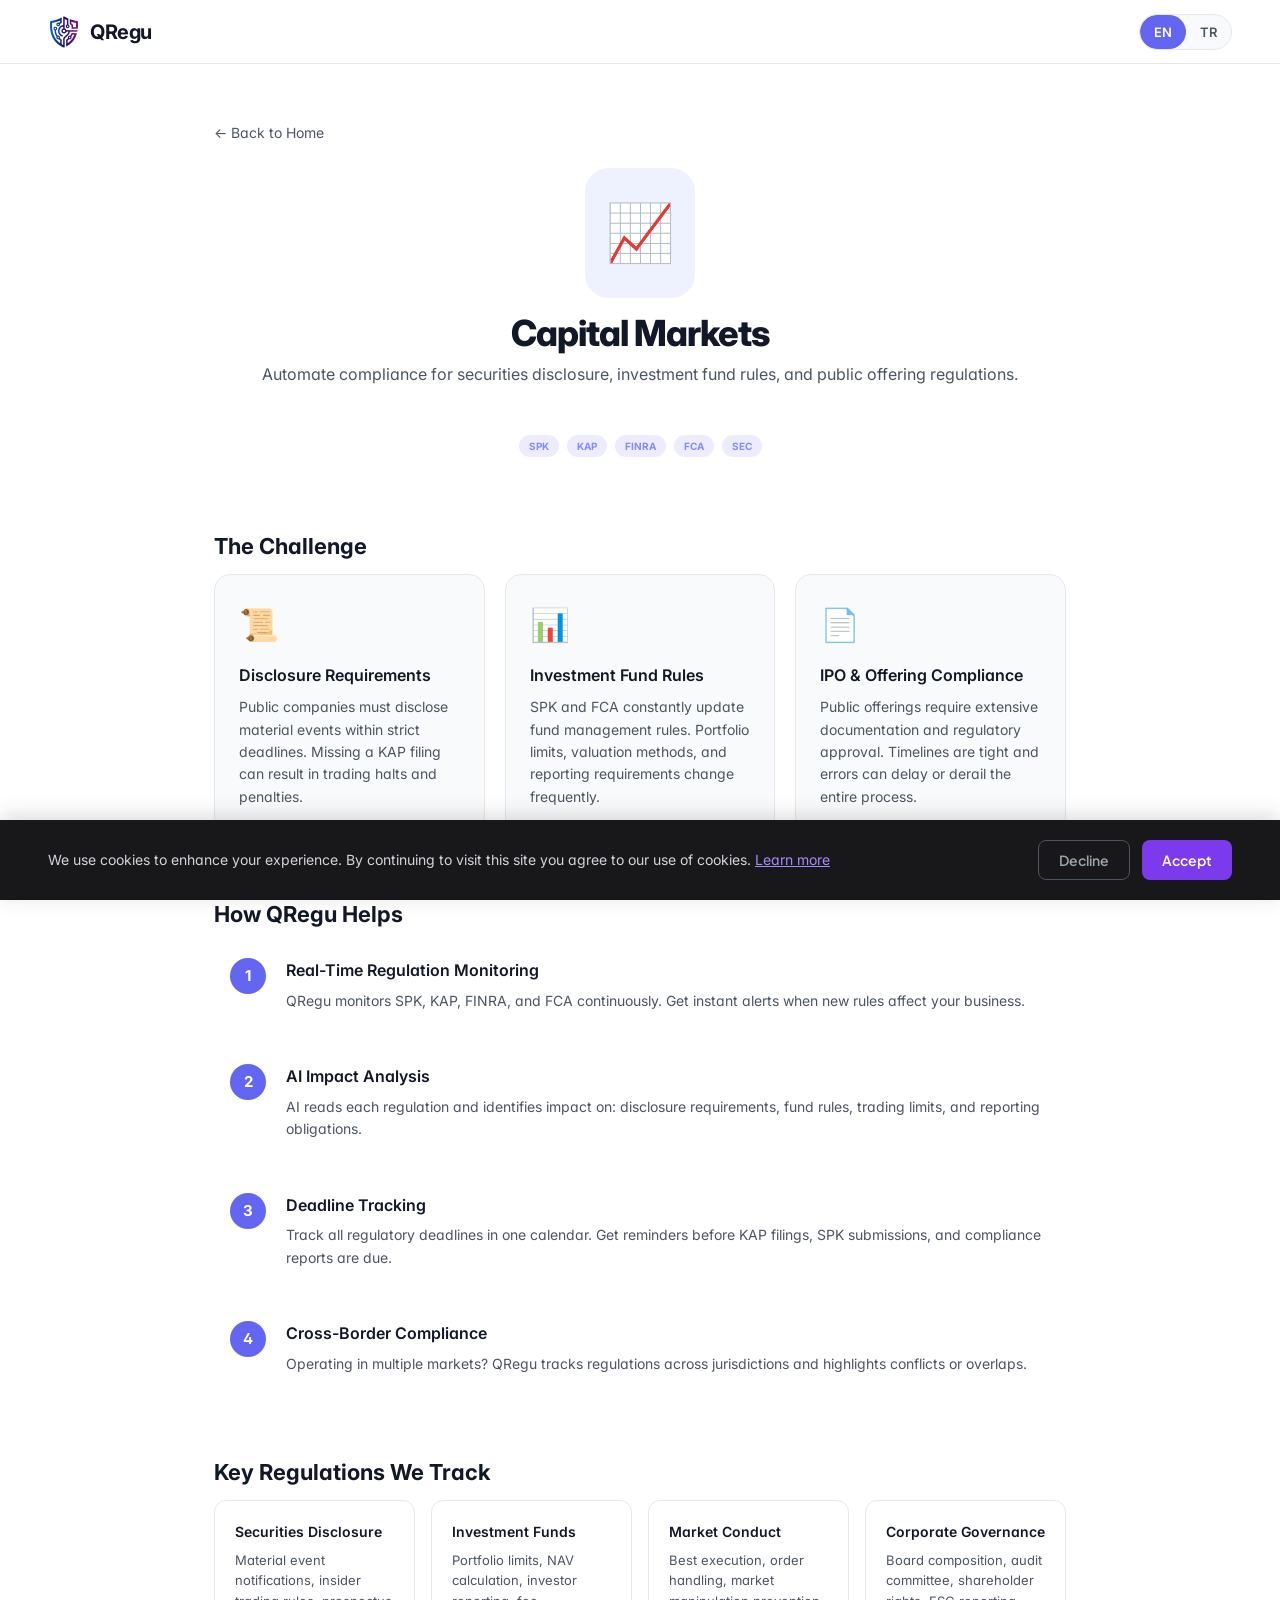
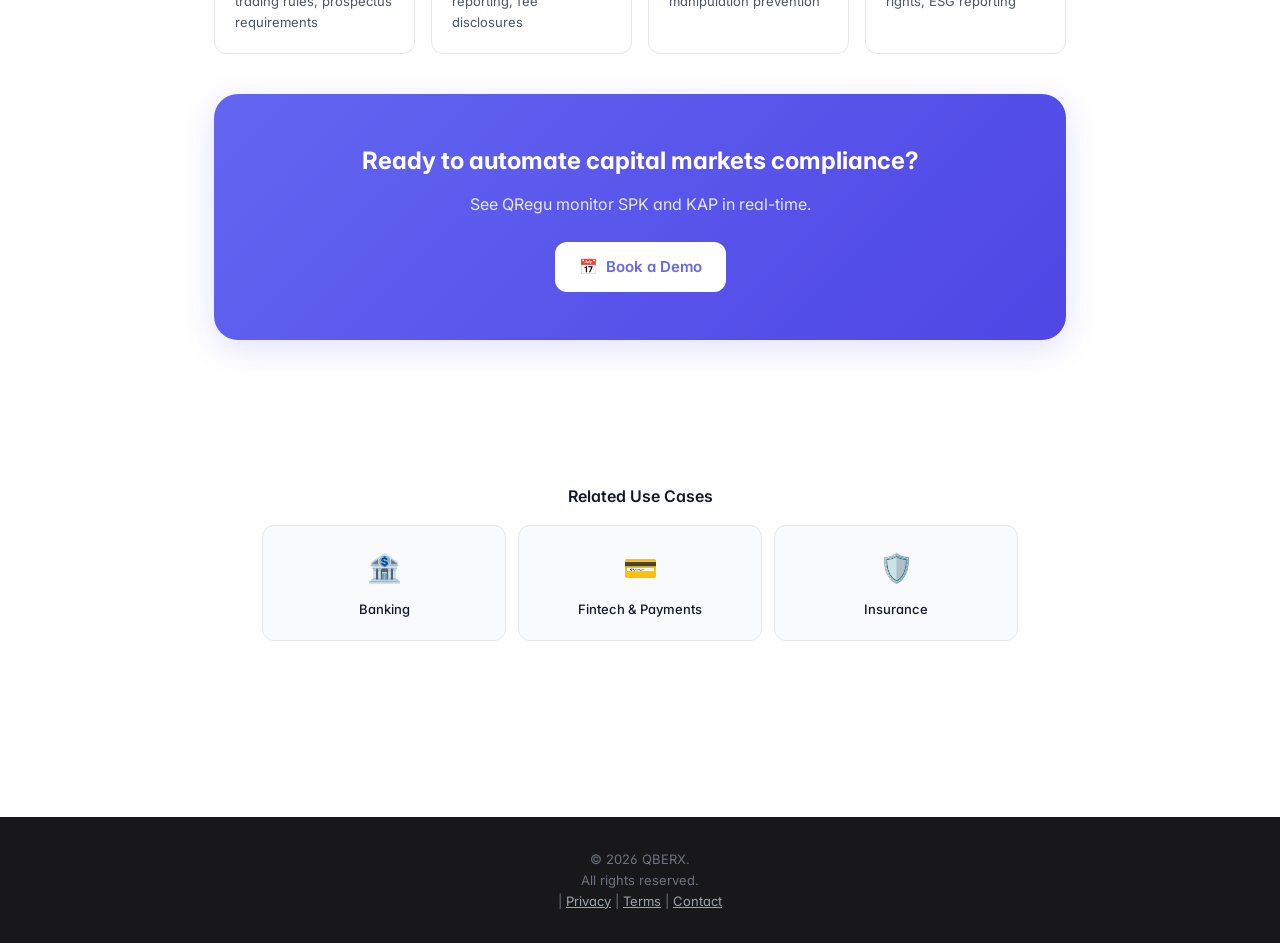
<file: use-cases/capital-markets.html>
<!DOCTYPE html>
<html lang="en">
<head>
<meta charset="UTF-8">
<meta name="viewport" content="width=device-width, initial-scale=1.0">
<title>Capital Markets Compliance — QRegu</title>
<meta name="description" content="QRegu helps capital markets firms automate compliance with SPK, KAP, FINRA, and FCA. Monitor securities disclosure, investment fund rules, and public offering regulations.">
<meta name="keywords" content="capital markets compliance, SPK, KAP, FINRA, FCA, securities regulation, investment fund, public offering, regulatory compliance">
<link rel="canonical" href="https://qregu.com/use-cases/capital-markets.html">
<link rel="alternate" hreflang="en" href="https://qregu.com/use-cases/capital-markets.html">
<link rel="alternate" hreflang="tr" href="https://qregu.com/use-cases/capital-markets.html">
<link rel="alternate" hreflang="x-default" href="https://qregu.com/use-cases/capital-markets.html">
<link rel="icon" type="image/png" href="../images/logo.png">
<link rel="preconnect" href="https://fonts.googleapis.com">
<link href="https://fonts.googleapis.com/css2?family=Plus+Jakarta+Sans:wght@400;500;600;700&display=swap" rel="stylesheet">
<link rel="stylesheet" href="../styles.css">
<link rel="stylesheet" href="../shared/common.css">
</head>
<body>

<nav class="nav">
  <a href="/" class="nav-logo"><img src="../images/logo.png" alt="QRegu">QRegu</a>
  <div class="lang-pill">
    <button class="lbtn on" id="ben" onclick="setLang('en')">EN</button>
    <button class="lbtn" id="btr" onclick="setLang('tr')">TR</button>
  </div>
</nav>

<div class="page-container usecase-page">
  <a href="/" class="back-link"><span data-l="en" class="on">&larr; Back to Home</span><span data-l="tr">&larr; Ana Sayfaya D&ouml;n</span></a>

  <div class="usecase-header">
    <div class="usecase-icon">&#x1F4C8;</div>
    <h1 class="page-title"><span data-l="en" class="on">Capital Markets</span><span data-l="tr">Sermaye Piyasalar&#305;</span></h1>
    <p class="page-subtitle"><span data-l="en" class="on">Automate compliance for securities disclosure, investment fund rules, and public offering regulations.</span><span data-l="tr">Menkul k&#305;ymet a&ccedil;&#305;klama, yat&#305;r&#305;m fonu kurallar&#305; ve halka arz d&uuml;zenlemeleri i&ccedil;in uyumu otomatikle&#351;tirin.</span></p>
  </div>

  <!-- Regulators -->
  <div class="usecase-regs">
    <span class="reg-chip">SPK</span>
    <span class="reg-chip">KAP</span>
    <span class="reg-chip">FINRA</span>
    <span class="reg-chip">FCA</span>
    <span class="reg-chip">SEC</span>
  </div>

  <!-- Problem Section -->
  <section class="usecase-section">
    <h2><span data-l="en" class="on">The Challenge</span><span data-l="tr">Zorluk</span></h2>
    <div class="usecase-grid">
      <div class="usecase-card">
        <div class="usecase-card-icon">&#x1F4DC;</div>
        <h3><span data-l="en" class="on">Disclosure Requirements</span><span data-l="tr">A&ccedil;&#305;klama Gereksinimleri</span></h3>
        <p><span data-l="en" class="on">Public companies must disclose material events within strict deadlines. Missing a KAP filing can result in trading halts and penalties.</span><span data-l="tr">Halka a&ccedil;&#305;k &#351;irketler &ouml;nemli olaylar&#305; s&#305;k&#305; s&uuml;reler i&ccedil;inde a&ccedil;&#305;klamal&#305;d&#305;r. KAP bildirimi ka&ccedil;&#305;rmak i&#351;lem durdurma ve cezalara yol a&ccedil;abilir.</span></p>
      </div>
      <div class="usecase-card">
        <div class="usecase-card-icon">&#x1F4CA;</div>
        <h3><span data-l="en" class="on">Investment Fund Rules</span><span data-l="tr">Yat&#305;r&#305;m Fonu Kurallar&#305;</span></h3>
        <p><span data-l="en" class="on">SPK and FCA constantly update fund management rules. Portfolio limits, valuation methods, and reporting requirements change frequently.</span><span data-l="tr">SPK ve FCA fon y&ouml;netimi kurallar&#305;n&#305; s&uuml;rekli g&uuml;nceller. Portf&ouml;y limitleri, de&#287;erleme y&ouml;ntemleri ve raporlama gereksinimleri s&#305;k de&#287;i&#351;ir.</span></p>
      </div>
      <div class="usecase-card">
        <div class="usecase-card-icon">&#x1F4C4;</div>
        <h3><span data-l="en" class="on">IPO & Offering Compliance</span><span data-l="tr">Halka Arz Uyumu</span></h3>
        <p><span data-l="en" class="on">Public offerings require extensive documentation and regulatory approval. Timelines are tight and errors can delay or derail the entire process.</span><span data-l="tr">Halka arzlar kapsaml&#305; dok&uuml;mantasyon ve d&uuml;zenleyici onay gerektirir. S&uuml;reler dar ve hatalar t&uuml;m s&uuml;reci geciktirebilir.</span></p>
      </div>
    </div>
  </section>

  <!-- Solution Section -->
  <section class="usecase-section">
    <h2><span data-l="en" class="on">How QRegu Helps</span><span data-l="tr">QRegu Nas&#305;l Yard&#305;mc&#305; Olur</span></h2>
    <div class="usecase-solution">
      <div class="solution-step">
        <div class="solution-num">1</div>
        <div class="solution-content">
          <h3><span data-l="en" class="on">Real-Time Regulation Monitoring</span><span data-l="tr">Ger&ccedil;ek Zamanl&#305; Mevzuat &#304;zleme</span></h3>
          <p><span data-l="en" class="on">QRegu monitors SPK, KAP, FINRA, and FCA continuously. Get instant alerts when new rules affect your business.</span><span data-l="tr">QRegu SPK, KAP, FINRA ve FCA'y&#305; s&uuml;rekli izler. Yeni kurallar i&#351;inizi etkiledi&#287;inde anl&#305;k uyar&#305;lar al&#305;n.</span></p>
        </div>
      </div>
      <div class="solution-step">
        <div class="solution-num">2</div>
        <div class="solution-content">
          <h3><span data-l="en" class="on">AI Impact Analysis</span><span data-l="tr">AI Etki Analizi</span></h3>
          <p><span data-l="en" class="on">AI reads each regulation and identifies impact on: disclosure requirements, fund rules, trading limits, and reporting obligations.</span><span data-l="tr">AI her mevzuat&#305; okur ve &#351;u alanlardaki etkiyi belirler: a&ccedil;&#305;klama gereksinimleri, fon kurallar&#305;, i&#351;lem limitleri ve raporlama y&uuml;k&uuml;ml&uuml;l&uuml;kleri.</span></p>
        </div>
      </div>
      <div class="solution-step">
        <div class="solution-num">3</div>
        <div class="solution-content">
          <h3><span data-l="en" class="on">Deadline Tracking</span><span data-l="tr">Son Tarih Takibi</span></h3>
          <p><span data-l="en" class="on">Track all regulatory deadlines in one calendar. Get reminders before KAP filings, SPK submissions, and compliance reports are due.</span><span data-l="tr">T&uuml;m d&uuml;zenleyici son tarihleri tek takvimde takip edin. KAP bildirimleri, SPK sunumlar&#305; ve uyum raporlar&#305; i&ccedil;in hat&#305;rlatmalar al&#305;n.</span></p>
        </div>
      </div>
      <div class="solution-step">
        <div class="solution-num">4</div>
        <div class="solution-content">
          <h3><span data-l="en" class="on">Cross-Border Compliance</span><span data-l="tr">S&#305;n&#305;r &Ouml;tesi Uyum</span></h3>
          <p><span data-l="en" class="on">Operating in multiple markets? QRegu tracks regulations across jurisdictions and highlights conflicts or overlaps.</span><span data-l="tr">Birden fazla pazarda m&#305; faaliyet g&ouml;steriyorsunuz? QRegu yarg&#305; yetkileri aras&#305;nda mevzuatlar&#305; izler ve &ccedil;ak&#305;&#351;malar&#305; vurgular.</span></p>
        </div>
      </div>
    </div>
  </section>

  <!-- Key Regulations -->
  <section class="usecase-section">
    <h2><span data-l="en" class="on">Key Regulations We Track</span><span data-l="tr">&#304;zledi&#287;imiz Temel Mevzuatlar</span></h2>
    <div class="modules-grid">
      <div class="module-card">
        <h4><span data-l="en" class="on">Securities Disclosure</span><span data-l="tr">Menkul K&#305;ymet A&ccedil;&#305;klama</span></h4>
        <p><span data-l="en" class="on">Material event notifications, insider trading rules, prospectus requirements</span><span data-l="tr">&Ouml;zel durum a&ccedil;&#305;klamalar&#305;, i&ccedil;eriden &ouml;&#287;renenlerin ticareti kurallar&#305;, izahname gereksinimleri</span></p>
      </div>
      <div class="module-card">
        <h4><span data-l="en" class="on">Investment Funds</span><span data-l="tr">Yat&#305;r&#305;m Fonlar&#305;</span></h4>
        <p><span data-l="en" class="on">Portfolio limits, NAV calculation, investor reporting, fee disclosures</span><span data-l="tr">Portf&ouml;y limitleri, NAV hesaplama, yat&#305;r&#305;mc&#305; raporlama, &uuml;cret a&ccedil;&#305;klamalar&#305;</span></p>
      </div>
      <div class="module-card">
        <h4><span data-l="en" class="on">Market Conduct</span><span data-l="tr">Piyasa Davran&#305;&#351;&#305;</span></h4>
        <p><span data-l="en" class="on">Best execution, order handling, market manipulation prevention</span><span data-l="tr">En iyi uygulama, emir y&ouml;netimi, piyasa manip&uuml;lasyonu &ouml;nleme</span></p>
      </div>
      <div class="module-card">
        <h4><span data-l="en" class="on">Corporate Governance</span><span data-l="tr">Kurumsal Y&ouml;netim</span></h4>
        <p><span data-l="en" class="on">Board composition, audit committee, shareholder rights, ESG reporting</span><span data-l="tr">Y&ouml;netim kurulu yap&#305;s&#305;, denetim komitesi, hissedar haklar&#305;, ESG raporlama</span></p>
      </div>
    </div>
  </section>

  <!-- CTA -->
  <section class="usecase-cta">
    <h2><span data-l="en" class="on">Ready to automate capital markets compliance?</span><span data-l="tr">Sermaye piyasalar&#305; uyumunu otomatikle&#351;tirmeye haz&#305;r m&#305;s&#305;n&#305;z?</span></h2>
    <p><span data-l="en" class="on">See QRegu monitor SPK and KAP in real-time.</span><span data-l="tr">QRegu'nun SPK ve KAP'&#305; ger&ccedil;ek zamanl&#305; izledi&#287;ini g&ouml;r&uuml;n.</span></p>
    <a href="#" onclick="openDemoPopup();return false;" class="btn-primary">&#x1F4C5; <span data-l="en" class="on">Book a Demo</span><span data-l="tr">Demo Talep Et</span></a>
  </section>

  <!-- Related Use Cases -->
  <section class="usecase-related">
    <h3><span data-l="en" class="on">Related Use Cases</span><span data-l="tr">&#304;lgili Kullan&#305;m Alanlar&#305;</span></h3>
    <div class="related-grid">
      <a href="banking.html" class="related-card">
        <span class="related-icon">&#x1F3E6;</span>
        <span>Banking</span>
      </a>
      <a href="fintech.html" class="related-card">
        <span class="related-icon">&#x1F4B3;</span>
        <span>Fintech & Payments</span>
      </a>
      <a href="insurance.html" class="related-card">
        <span class="related-icon">&#x1F6E1;&#xFE0F;</span>
        <span>Insurance</span>
      </a>
    </div>
  </section>
</div>

<footer class="page-footer">
  <p>&copy; 2026 QBERX. <span data-l="en" class="on">All rights reserved.</span><span data-l="tr">T&uuml;m haklar&#305; sakl&#305;d&#305;r.</span> | <a href="/privacy-policy.html">Privacy</a> | <a href="/terms-of-service.html">Terms</a> | <a href="/contact.html">Contact</a></p>
</footer>

<script src="../shared/common.js"></script>
</body>
</html>
</file>
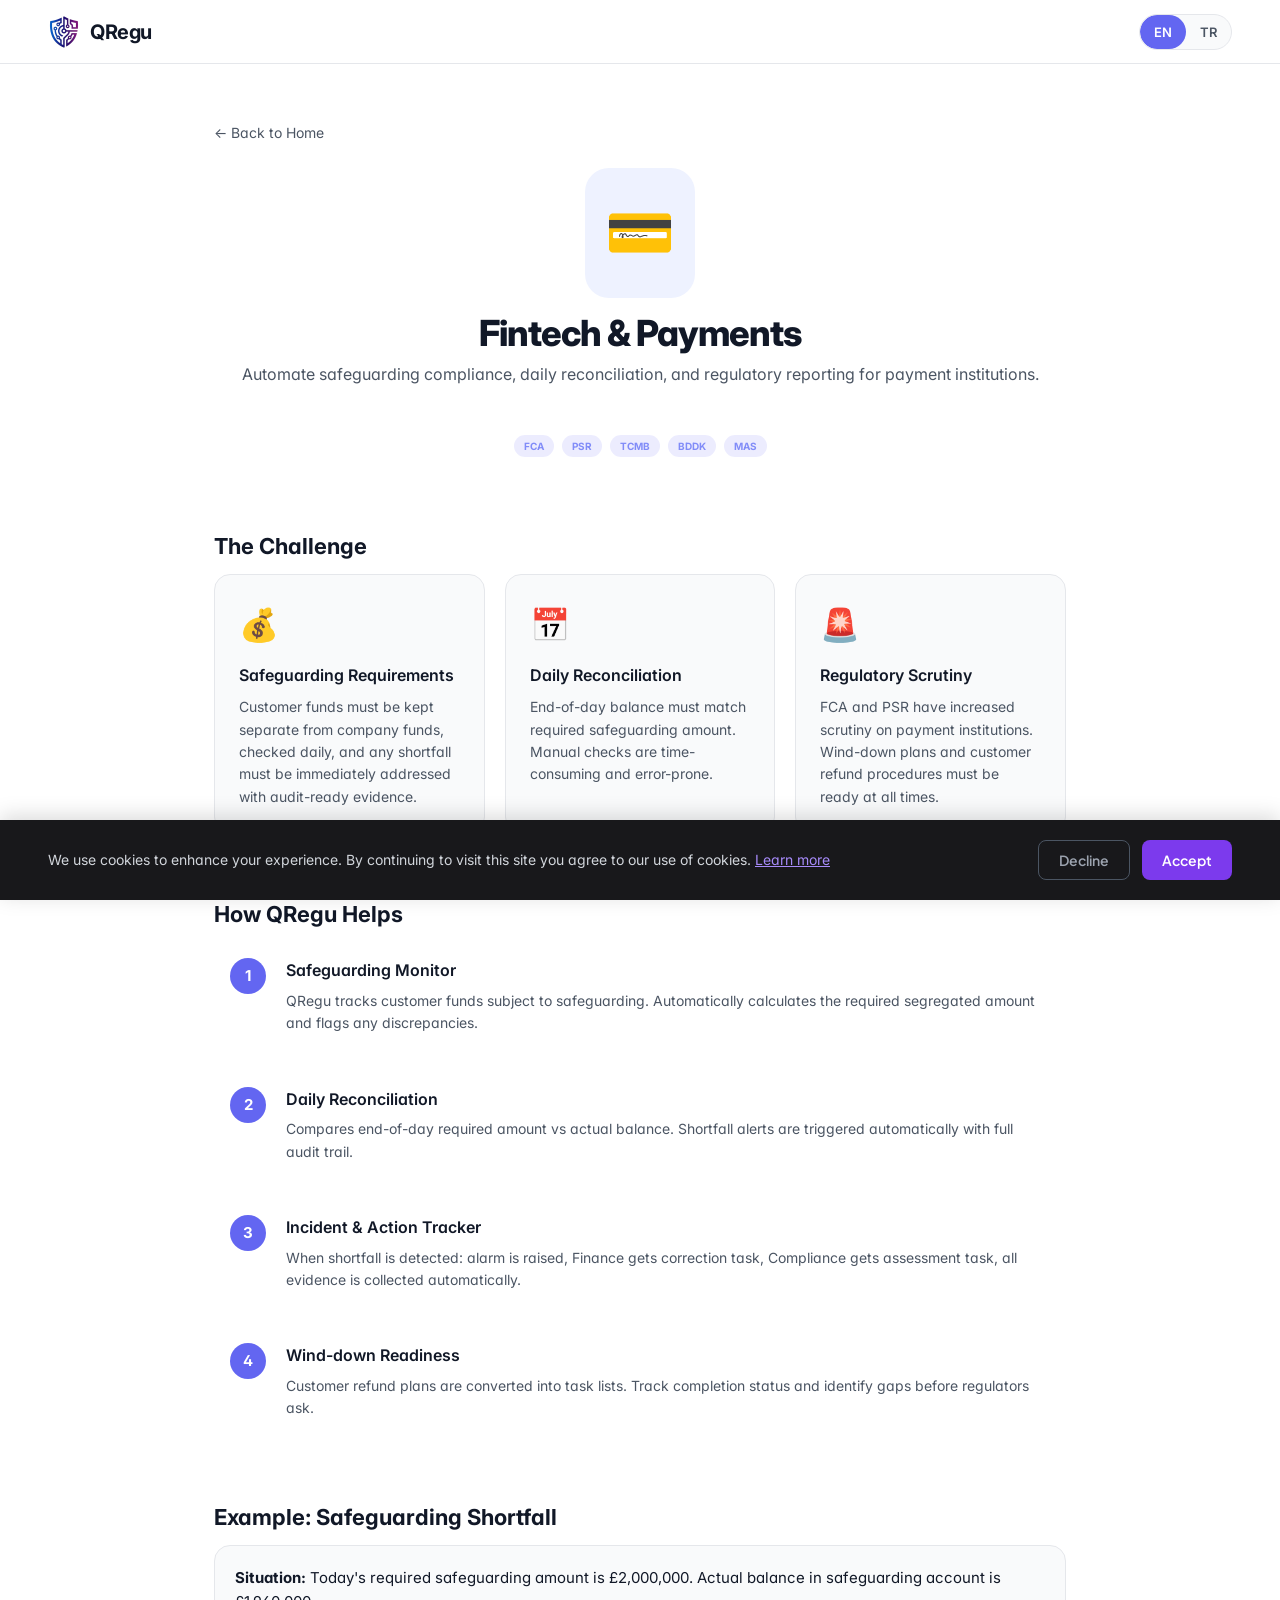
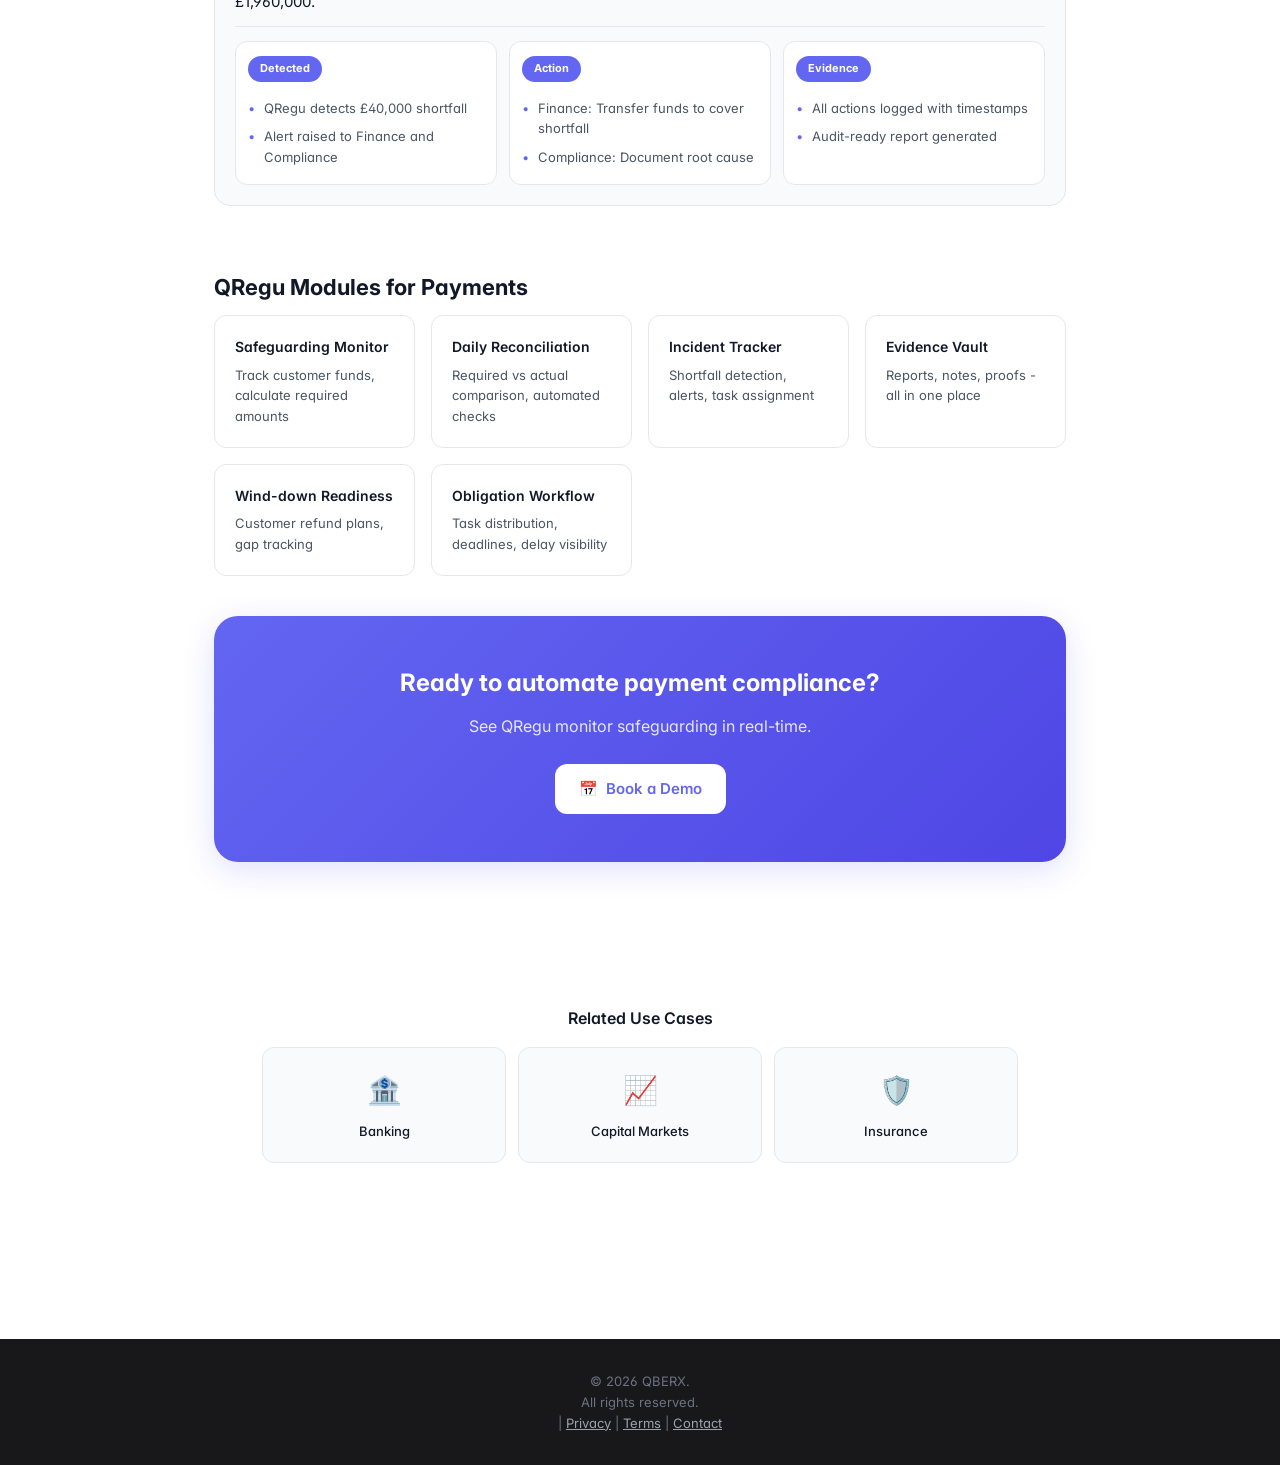
<file: use-cases/fintech.html>
<!DOCTYPE html>
<html lang="en">
<head>
<meta charset="UTF-8">
<meta name="viewport" content="width=device-width, initial-scale=1.0">
<title>Fintech & Payments Compliance — QRegu</title>
<meta name="description" content="QRegu helps payment institutions and e-money companies automate FCA safeguarding compliance, daily reconciliation, and regulatory reporting.">
<meta name="keywords" content="fintech compliance, payment institution, e-money, FCA, safeguarding, PSR, open banking, regulatory compliance fintech">
<link rel="canonical" href="https://qregu.com/use-cases/fintech.html">
<link rel="alternate" hreflang="en" href="https://qregu.com/use-cases/fintech.html">
<link rel="alternate" hreflang="tr" href="https://qregu.com/use-cases/fintech.html">
<link rel="alternate" hreflang="x-default" href="https://qregu.com/use-cases/fintech.html">
<link rel="icon" type="image/png" href="../images/logo.png">
<link rel="preconnect" href="https://fonts.googleapis.com">
<link href="https://fonts.googleapis.com/css2?family=Plus+Jakarta+Sans:wght@400;500;600;700&display=swap" rel="stylesheet">
<link rel="stylesheet" href="../styles.css">
<link rel="stylesheet" href="../shared/common.css">
</head>
<body>

<nav class="nav">
  <a href="/" class="nav-logo"><img src="../images/logo.png" alt="QRegu">QRegu</a>
  <div class="lang-pill">
    <button class="lbtn on" id="ben" onclick="setLang('en')">EN</button>
    <button class="lbtn" id="btr" onclick="setLang('tr')">TR</button>
  </div>
</nav>

<div class="page-container usecase-page">
  <a href="/" class="back-link"><span data-l="en" class="on">&larr; Back to Home</span><span data-l="tr">&larr; Ana Sayfaya D&ouml;n</span></a>

  <div class="usecase-header">
    <div class="usecase-icon">&#x1F4B3;</div>
    <h1 class="page-title"><span data-l="en" class="on">Fintech & Payments</span><span data-l="tr">Fintech & &Ouml;demeler</span></h1>
    <p class="page-subtitle"><span data-l="en" class="on">Automate safeguarding compliance, daily reconciliation, and regulatory reporting for payment institutions.</span><span data-l="tr">&Ouml;deme kurulu&#351;lar&#305; i&ccedil;in koruma uyumu, g&uuml;nl&uuml;k mutabakat ve d&uuml;zenleyici raporlamay&#305; otomatikle&#351;tirin.</span></p>
  </div>

  <!-- Regulators -->
  <div class="usecase-regs">
    <span class="reg-chip">FCA</span>
    <span class="reg-chip">PSR</span>
    <span class="reg-chip">TCMB</span>
    <span class="reg-chip">BDDK</span>
    <span class="reg-chip">MAS</span>
  </div>

  <!-- Problem Section -->
  <section class="usecase-section">
    <h2><span data-l="en" class="on">The Challenge</span><span data-l="tr">Zorluk</span></h2>
    <div class="usecase-grid">
      <div class="usecase-card">
        <div class="usecase-card-icon">&#x1F4B0;</div>
        <h3><span data-l="en" class="on">Safeguarding Requirements</span><span data-l="tr">Koruma Gereksinimleri</span></h3>
        <p><span data-l="en" class="on">Customer funds must be kept separate from company funds, checked daily, and any shortfall must be immediately addressed with audit-ready evidence.</span><span data-l="tr">M&uuml;&#351;teri fonlar&#305; &#351;irket fonlar&#305;ndan ayr&#305; tutulmal&#305;, g&uuml;nl&uuml;k kontrol edilmeli ve herhangi bir a&ccedil;&#305;k denetime haz&#305;r kan&#305;tlarla derhal ele al&#305;nmal&#305;d&#305;r.</span></p>
      </div>
      <div class="usecase-card">
        <div class="usecase-card-icon">&#x1F4C5;</div>
        <h3><span data-l="en" class="on">Daily Reconciliation</span><span data-l="tr">G&uuml;nl&uuml;k Mutabakat</span></h3>
        <p><span data-l="en" class="on">End-of-day balance must match required safeguarding amount. Manual checks are time-consuming and error-prone.</span><span data-l="tr">G&uuml;n sonu bakiyesi gerekli koruma tutar&#305;yla e&#351;le&#351;melidir. Manuel kontroller zaman al&#305;c&#305; ve hataya a&ccedil;&#305;kt&#305;r.</span></p>
      </div>
      <div class="usecase-card">
        <div class="usecase-card-icon">&#x1F6A8;</div>
        <h3><span data-l="en" class="on">Regulatory Scrutiny</span><span data-l="tr">D&uuml;zenleyici Denetim</span></h3>
        <p><span data-l="en" class="on">FCA and PSR have increased scrutiny on payment institutions. Wind-down plans and customer refund procedures must be ready at all times.</span><span data-l="tr">FCA ve PSR &ouml;deme kurulu&#351;lar&#305; &uuml;zerindeki denetimi art&#305;rd&#305;. Kapan&#305;&#351; planlar&#305; ve m&uuml;&#351;teri iade prosed&uuml;rleri her zaman haz&#305;r olmal&#305;d&#305;r.</span></p>
      </div>
    </div>
  </section>

  <!-- Solution Section -->
  <section class="usecase-section">
    <h2><span data-l="en" class="on">How QRegu Helps</span><span data-l="tr">QRegu Nas&#305;l Yard&#305;mc&#305; Olur</span></h2>
    <div class="usecase-solution">
      <div class="solution-step">
        <div class="solution-num">1</div>
        <div class="solution-content">
          <h3><span data-l="en" class="on">Safeguarding Monitor</span><span data-l="tr">Koruma &#304;zleyicisi</span></h3>
          <p><span data-l="en" class="on">QRegu tracks customer funds subject to safeguarding. Automatically calculates the required segregated amount and flags any discrepancies.</span><span data-l="tr">QRegu korumaya tabi m&uuml;&#351;teri fonlar&#305;n&#305; izler. Gerekli ayr&#305;lm&#305;&#351; tutar&#305; otomatik hesaplar ve tutars&#305;zl&#305;klar&#305; i&#351;aretler.</span></p>
        </div>
      </div>
      <div class="solution-step">
        <div class="solution-num">2</div>
        <div class="solution-content">
          <h3><span data-l="en" class="on">Daily Reconciliation</span><span data-l="tr">G&uuml;nl&uuml;k Mutabakat</span></h3>
          <p><span data-l="en" class="on">Compares end-of-day required amount vs actual balance. Shortfall alerts are triggered automatically with full audit trail.</span><span data-l="tr">G&uuml;n sonu gerekli tutar ile ger&ccedil;ek bakiyeyi kar&#351;&#305;la&#351;t&#305;r&#305;r. A&ccedil;&#305;k uyar&#305;lar&#305; tam denetim iziyle otomatik tetiklenir.</span></p>
        </div>
      </div>
      <div class="solution-step">
        <div class="solution-num">3</div>
        <div class="solution-content">
          <h3><span data-l="en" class="on">Incident & Action Tracker</span><span data-l="tr">Olay & Aksiyon Takip&ccedil;isi</span></h3>
          <p><span data-l="en" class="on">When shortfall is detected: alarm is raised, Finance gets correction task, Compliance gets assessment task, all evidence is collected automatically.</span><span data-l="tr">A&ccedil;&#305;k tespit edildi&#287;inde: alarm y&uuml;kselir, Finans d&uuml;zeltme g&ouml;revi al&#305;r, Uyum de&#287;erlendirme g&ouml;revi al&#305;r, t&uuml;m kan&#305;tlar otomatik toplan&#305;r.</span></p>
        </div>
      </div>
      <div class="solution-step">
        <div class="solution-num">4</div>
        <div class="solution-content">
          <h3><span data-l="en" class="on">Wind-down Readiness</span><span data-l="tr">Kapan&#305;&#351; Haz&#305;rl&#305;&#287;&#305;</span></h3>
          <p><span data-l="en" class="on">Customer refund plans are converted into task lists. Track completion status and identify gaps before regulators ask.</span><span data-l="tr">M&uuml;&#351;teri iade planlar&#305; g&ouml;rev listelerine d&ouml;n&uuml;&#351;t&uuml;r&uuml;l&uuml;r. D&uuml;zenleyiciler sormadan &ouml;nce tamamlanma durumunu izleyin ve eksiklikleri belirleyin.</span></p>
        </div>
      </div>
    </div>
  </section>

  <!-- Example Scenario -->
  <section class="usecase-section">
    <h2><span data-l="en" class="on">Example: Safeguarding Shortfall</span><span data-l="tr">&Ouml;rnek: Koruma A&ccedil;&#305;&#287;&#305;</span></h2>
    <div class="scenario-box">
      <p class="scenario-trigger"><span data-l="en" class="on"><strong>Situation:</strong> Today's required safeguarding amount is &pound;2,000,000. Actual balance in safeguarding account is &pound;1,960,000.</span><span data-l="tr"><strong>Durum:</strong> Bug&uuml;nk&uuml; gerekli koruma tutar&#305; &pound;2.000.000. Koruma hesab&#305;ndaki ger&ccedil;ek bakiye &pound;1.960.000.</span></p>
      <div class="scenario-timeline">
        <div class="scenario-day">
          <span class="day-label"><span data-l="en" class="on">Detected</span><span data-l="tr">Tespit</span></span>
          <ul>
            <li><span data-l="en" class="on">QRegu detects &pound;40,000 shortfall</span><span data-l="tr">QRegu &pound;40.000 a&ccedil;&#305;k tespit eder</span></li>
            <li><span data-l="en" class="on">Alert raised to Finance and Compliance</span><span data-l="tr">Finans ve Uyum'a uyar&#305; g&ouml;nderilir</span></li>
          </ul>
        </div>
        <div class="scenario-day">
          <span class="day-label"><span data-l="en" class="on">Action</span><span data-l="tr">Aksiyon</span></span>
          <ul>
            <li><span data-l="en" class="on">Finance: Transfer funds to cover shortfall</span><span data-l="tr">Finans: A&ccedil;&#305;&#287;&#305; kapatmak i&ccedil;in fon transfer et</span></li>
            <li><span data-l="en" class="on">Compliance: Document root cause</span><span data-l="tr">Uyum: K&ouml;k nedeni belgele</span></li>
          </ul>
        </div>
        <div class="scenario-day">
          <span class="day-label"><span data-l="en" class="on">Evidence</span><span data-l="tr">Kan&#305;t</span></span>
          <ul>
            <li><span data-l="en" class="on">All actions logged with timestamps</span><span data-l="tr">T&uuml;m aksiyonlar zaman damgas&#305;yla kaydedilir</span></li>
            <li><span data-l="en" class="on">Audit-ready report generated</span><span data-l="tr">Denetime haz&#305;r rapor &uuml;retilir</span></li>
          </ul>
        </div>
      </div>
    </div>
  </section>

  <!-- QRegu Modules -->
  <section class="usecase-section">
    <h2><span data-l="en" class="on">QRegu Modules for Payments</span><span data-l="tr">&Ouml;demeler i&ccedil;in QRegu Mod&uuml;lleri</span></h2>
    <div class="modules-grid">
      <div class="module-card">
        <h4>Safeguarding Monitor</h4>
        <p><span data-l="en" class="on">Track customer funds, calculate required amounts</span><span data-l="tr">M&uuml;&#351;teri fonlar&#305;n&#305; izle, gerekli tutarlar&#305; hesapla</span></p>
      </div>
      <div class="module-card">
        <h4>Daily Reconciliation</h4>
        <p><span data-l="en" class="on">Required vs actual comparison, automated checks</span><span data-l="tr">Gerekli vs ger&ccedil;ek kar&#351;&#305;la&#351;t&#305;rma, otomatik kontroller</span></p>
      </div>
      <div class="module-card">
        <h4>Incident Tracker</h4>
        <p><span data-l="en" class="on">Shortfall detection, alerts, task assignment</span><span data-l="tr">A&ccedil;&#305;k tespiti, uyar&#305;lar, g&ouml;rev atama</span></p>
      </div>
      <div class="module-card">
        <h4>Evidence Vault</h4>
        <p><span data-l="en" class="on">Reports, notes, proofs - all in one place</span><span data-l="tr">Raporlar, notlar, kan&#305;tlar - hepsi tek yerde</span></p>
      </div>
      <div class="module-card">
        <h4>Wind-down Readiness</h4>
        <p><span data-l="en" class="on">Customer refund plans, gap tracking</span><span data-l="tr">M&uuml;&#351;teri iade planlar&#305;, eksiklik takibi</span></p>
      </div>
      <div class="module-card">
        <h4>Obligation Workflow</h4>
        <p><span data-l="en" class="on">Task distribution, deadlines, delay visibility</span><span data-l="tr">G&ouml;rev da&#287;&#305;t&#305;m&#305;, son tarihler, gecikme g&ouml;r&uuml;n&uuml;rl&uuml;&#287;&uuml;</span></p>
      </div>
    </div>
  </section>

  <!-- CTA -->
  <section class="usecase-cta">
    <h2><span data-l="en" class="on">Ready to automate payment compliance?</span><span data-l="tr">&Ouml;deme uyumunu otomatikle&#351;tirmeye haz&#305;r m&#305;s&#305;n&#305;z?</span></h2>
    <p><span data-l="en" class="on">See QRegu monitor safeguarding in real-time.</span><span data-l="tr">QRegu'nun korumay&#305; ger&ccedil;ek zamanl&#305; izledi&#287;ini g&ouml;r&uuml;n.</span></p>
    <a href="#" onclick="openDemoPopup();return false;" class="btn-primary">&#x1F4C5; <span data-l="en" class="on">Book a Demo</span><span data-l="tr">Demo Talep Et</span></a>
  </section>

  <!-- Related Use Cases -->
  <section class="usecase-related">
    <h3><span data-l="en" class="on">Related Use Cases</span><span data-l="tr">&#304;lgili Kullan&#305;m Alanlar&#305;</span></h3>
    <div class="related-grid">
      <a href="banking.html" class="related-card">
        <span class="related-icon">&#x1F3E6;</span>
        <span>Banking</span>
      </a>
      <a href="capital-markets.html" class="related-card">
        <span class="related-icon">&#x1F4C8;</span>
        <span>Capital Markets</span>
      </a>
      <a href="insurance.html" class="related-card">
        <span class="related-icon">&#x1F6E1;&#xFE0F;</span>
        <span>Insurance</span>
      </a>
    </div>
  </section>
</div>

<footer class="page-footer">
  <p>&copy; 2026 QBERX. <span data-l="en" class="on">All rights reserved.</span><span data-l="tr">T&uuml;m haklar&#305; sakl&#305;d&#305;r.</span> | <a href="/privacy-policy.html">Privacy</a> | <a href="/terms-of-service.html">Terms</a> | <a href="/contact.html">Contact</a></p>
</footer>

<script src="../shared/common.js"></script>
</body>
</html>
</file>
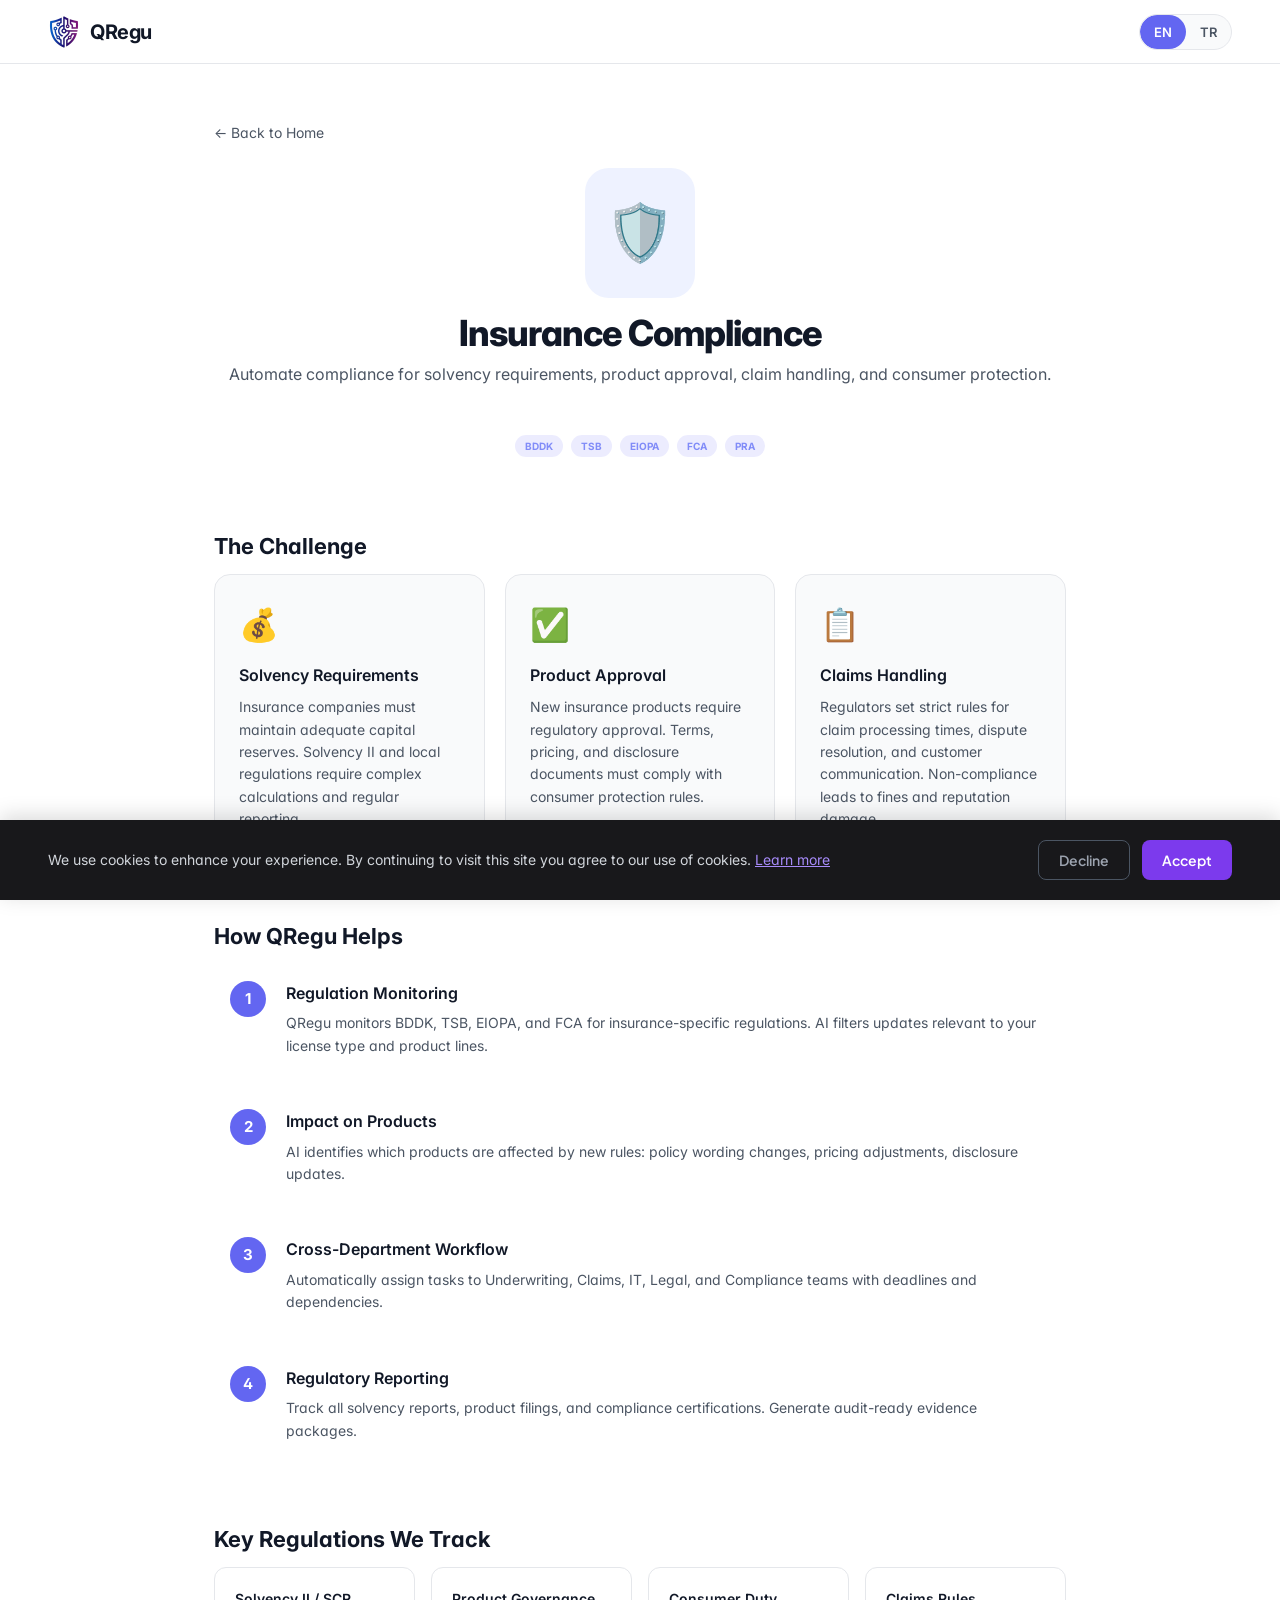
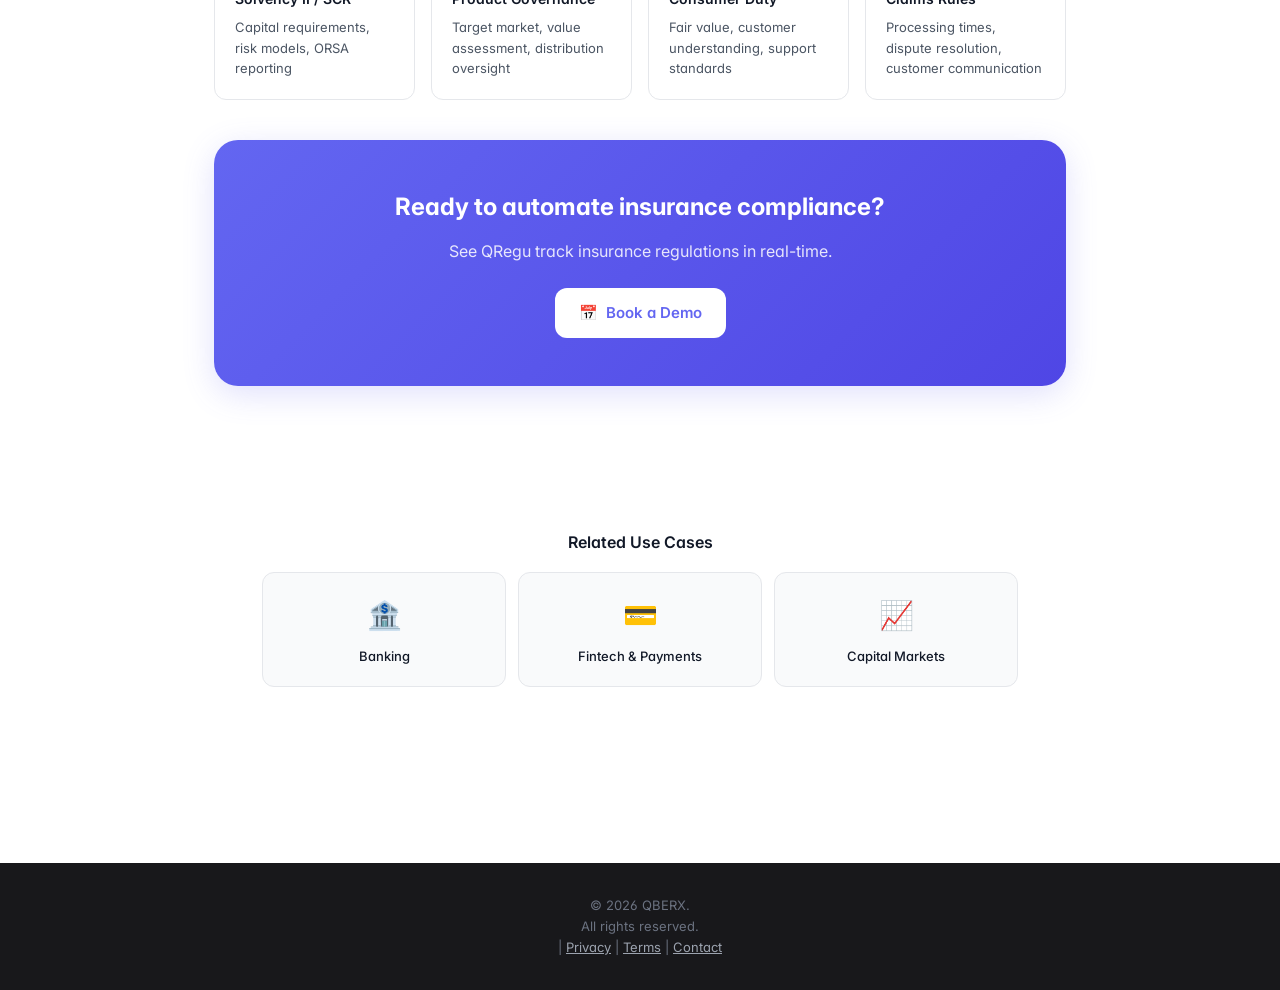
<file: use-cases/insurance.html>
<!DOCTYPE html>
<html lang="en">
<head>
<meta charset="UTF-8">
<meta name="viewport" content="width=device-width, initial-scale=1.0">
<title>Insurance Compliance — QRegu</title>
<meta name="description" content="QRegu helps insurance companies automate compliance with solvency requirements, product approval, claim handling rules, and consumer protection regulations.">
<meta name="keywords" content="insurance compliance, solvency, EIOPA, FCA, BDDK, insurance regulation, product approval, claim handling, consumer protection">
<link rel="canonical" href="https://qregu.com/use-cases/insurance.html">
<link rel="alternate" hreflang="en" href="https://qregu.com/use-cases/insurance.html">
<link rel="alternate" hreflang="tr" href="https://qregu.com/use-cases/insurance.html">
<link rel="alternate" hreflang="x-default" href="https://qregu.com/use-cases/insurance.html">
<link rel="icon" type="image/png" href="../images/logo.png">
<link rel="preconnect" href="https://fonts.googleapis.com">
<link href="https://fonts.googleapis.com/css2?family=Plus+Jakarta+Sans:wght@400;500;600;700&display=swap" rel="stylesheet">
<link rel="stylesheet" href="../styles.css">
<link rel="stylesheet" href="../shared/common.css">
</head>
<body>

<nav class="nav">
  <a href="/" class="nav-logo"><img src="../images/logo.png" alt="QRegu">QRegu</a>
  <div class="lang-pill">
    <button class="lbtn on" id="ben" onclick="setLang('en')">EN</button>
    <button class="lbtn" id="btr" onclick="setLang('tr')">TR</button>
  </div>
</nav>

<div class="page-container usecase-page">
  <a href="/" class="back-link"><span data-l="en" class="on">&larr; Back to Home</span><span data-l="tr">&larr; Ana Sayfaya D&ouml;n</span></a>

  <div class="usecase-header">
    <div class="usecase-icon">&#x1F6E1;&#xFE0F;</div>
    <h1 class="page-title"><span data-l="en" class="on">Insurance Compliance</span><span data-l="tr">Sigorta Uyumu</span></h1>
    <p class="page-subtitle"><span data-l="en" class="on">Automate compliance for solvency requirements, product approval, claim handling, and consumer protection.</span><span data-l="tr">&Ouml;deme g&uuml;c&uuml; gereksinimleri, &uuml;r&uuml;n onay&#305;, hasar i&#351;leme ve t&uuml;ketici korumas&#305; i&ccedil;in uyumu otomatikle&#351;tirin.</span></p>
  </div>

  <!-- Regulators -->
  <div class="usecase-regs">
    <span class="reg-chip">BDDK</span>
    <span class="reg-chip">TSB</span>
    <span class="reg-chip">EIOPA</span>
    <span class="reg-chip">FCA</span>
    <span class="reg-chip">PRA</span>
  </div>

  <!-- Problem Section -->
  <section class="usecase-section">
    <h2><span data-l="en" class="on">The Challenge</span><span data-l="tr">Zorluk</span></h2>
    <div class="usecase-grid">
      <div class="usecase-card">
        <div class="usecase-card-icon">&#x1F4B0;</div>
        <h3><span data-l="en" class="on">Solvency Requirements</span><span data-l="tr">&Ouml;deme G&uuml;c&uuml; Gereksinimleri</span></h3>
        <p><span data-l="en" class="on">Insurance companies must maintain adequate capital reserves. Solvency II and local regulations require complex calculations and regular reporting.</span><span data-l="tr">Sigorta &#351;irketleri yeterli sermaye rezervi bulundurmal&#305;d&#305;r. Solvency II ve yerel mevzuatlar karma&#351;&#305;k hesaplamalar ve d&uuml;zenli raporlama gerektirir.</span></p>
      </div>
      <div class="usecase-card">
        <div class="usecase-card-icon">&#x2705;</div>
        <h3><span data-l="en" class="on">Product Approval</span><span data-l="tr">&Uuml;r&uuml;n Onay&#305;</span></h3>
        <p><span data-l="en" class="on">New insurance products require regulatory approval. Terms, pricing, and disclosure documents must comply with consumer protection rules.</span><span data-l="tr">Yeni sigorta &uuml;r&uuml;nleri d&uuml;zenleyici onay gerektirir. Ko&#351;ullar, fiyatland&#305;rma ve a&ccedil;&#305;klama belgeleri t&uuml;ketici koruma kurallar&#305;na uymal&#305;d&#305;r.</span></p>
      </div>
      <div class="usecase-card">
        <div class="usecase-card-icon">&#x1F4CB;</div>
        <h3><span data-l="en" class="on">Claims Handling</span><span data-l="tr">Hasar &#304;&#351;leme</span></h3>
        <p><span data-l="en" class="on">Regulators set strict rules for claim processing times, dispute resolution, and customer communication. Non-compliance leads to fines and reputation damage.</span><span data-l="tr">D&uuml;zenleyiciler hasar i&#351;leme s&uuml;releri, anla&#351;mazl&#305;k &ccedil;&ouml;z&uuml;m&uuml; ve m&uuml;&#351;teri ileti&#351;imi i&ccedil;in s&#305;k&#305; kurallar koyar. Uyumsuzluk para cezalar&#305; ve itibar kayb&#305;na yol a&ccedil;ar.</span></p>
      </div>
    </div>
  </section>

  <!-- Solution Section -->
  <section class="usecase-section">
    <h2><span data-l="en" class="on">How QRegu Helps</span><span data-l="tr">QRegu Nas&#305;l Yard&#305;mc&#305; Olur</span></h2>
    <div class="usecase-solution">
      <div class="solution-step">
        <div class="solution-num">1</div>
        <div class="solution-content">
          <h3><span data-l="en" class="on">Regulation Monitoring</span><span data-l="tr">Mevzuat &#304;zleme</span></h3>
          <p><span data-l="en" class="on">QRegu monitors BDDK, TSB, EIOPA, and FCA for insurance-specific regulations. AI filters updates relevant to your license type and product lines.</span><span data-l="tr">QRegu sigortaya &ouml;zg&uuml; mevzuatlar i&ccedil;in BDDK, TSB, EIOPA ve FCA'y&#305; izler. AI, lisans t&uuml;r&uuml;n&uuml;ze ve &uuml;r&uuml;n hatlar&#305;n&#305;za uygun g&uuml;ncellemeleri filtreler.</span></p>
        </div>
      </div>
      <div class="solution-step">
        <div class="solution-num">2</div>
        <div class="solution-content">
          <h3><span data-l="en" class="on">Impact on Products</span><span data-l="tr">&Uuml;r&uuml;nlere Etki</span></h3>
          <p><span data-l="en" class="on">AI identifies which products are affected by new rules: policy wording changes, pricing adjustments, disclosure updates.</span><span data-l="tr">AI hangi &uuml;r&uuml;nlerin yeni kurallardan etkilendi&#287;ini belirler: poli&ccedil;e ifade de&#287;i&#351;iklikleri, fiyatlama ayarlamalar&#305;, a&ccedil;&#305;klama g&uuml;ncellemeleri.</span></p>
        </div>
      </div>
      <div class="solution-step">
        <div class="solution-num">3</div>
        <div class="solution-content">
          <h3><span data-l="en" class="on">Cross-Department Workflow</span><span data-l="tr">&Ccedil;apraz Departman &#304;&#351; Ak&#305;&#351;&#305;</span></h3>
          <p><span data-l="en" class="on">Automatically assign tasks to Underwriting, Claims, IT, Legal, and Compliance teams with deadlines and dependencies.</span><span data-l="tr">Sigortalama, Hasar, BT, Hukuk ve Uyum ekiplerine son tarihler ve ba&#287;&#305;ml&#305;l&#305;klarla otomatik g&ouml;rev ata.</span></p>
        </div>
      </div>
      <div class="solution-step">
        <div class="solution-num">4</div>
        <div class="solution-content">
          <h3><span data-l="en" class="on">Regulatory Reporting</span><span data-l="tr">D&uuml;zenleyici Raporlama</span></h3>
          <p><span data-l="en" class="on">Track all solvency reports, product filings, and compliance certifications. Generate audit-ready evidence packages.</span><span data-l="tr">T&uuml;m &ouml;deme g&uuml;c&uuml; raporlar&#305;n&#305;, &uuml;r&uuml;n dosyalamalar&#305;n&#305; ve uyum sertifikalar&#305;n&#305; izleyin. Denetime haz&#305;r kan&#305;t paketleri olu&#351;turun.</span></p>
        </div>
      </div>
    </div>
  </section>

  <!-- Key Regulations -->
  <section class="usecase-section">
    <h2><span data-l="en" class="on">Key Regulations We Track</span><span data-l="tr">&#304;zledi&#287;imiz Temel Mevzuatlar</span></h2>
    <div class="modules-grid">
      <div class="module-card">
        <h4>Solvency II / SCR</h4>
        <p><span data-l="en" class="on">Capital requirements, risk models, ORSA reporting</span><span data-l="tr">Sermaye gereksinimleri, risk modelleri, ORSA raporlama</span></p>
      </div>
      <div class="module-card">
        <h4><span data-l="en" class="on">Product Governance</span><span data-l="tr">&Uuml;r&uuml;n Y&ouml;neti&#351;imi</span></h4>
        <p><span data-l="en" class="on">Target market, value assessment, distribution oversight</span><span data-l="tr">Hedef pazar, de&#287;er de&#287;erlendirmesi, da&#287;&#305;t&#305;m g&ouml;zetimi</span></p>
      </div>
      <div class="module-card">
        <h4><span data-l="en" class="on">Consumer Duty</span><span data-l="tr">T&uuml;ketici G&ouml;revi</span></h4>
        <p><span data-l="en" class="on">Fair value, customer understanding, support standards</span><span data-l="tr">Adil de&#287;er, m&uuml;&#351;teri anlay&#305;&#351;&#305;, destek standartlar&#305;</span></p>
      </div>
      <div class="module-card">
        <h4><span data-l="en" class="on">Claims Rules</span><span data-l="tr">Hasar Kurallar&#305;</span></h4>
        <p><span data-l="en" class="on">Processing times, dispute resolution, customer communication</span><span data-l="tr">&#304;&#351;leme s&uuml;releri, anla&#351;mazl&#305;k &ccedil;&ouml;z&uuml;m&uuml;, m&uuml;&#351;teri ileti&#351;imi</span></p>
      </div>
    </div>
  </section>

  <!-- CTA -->
  <section class="usecase-cta">
    <h2><span data-l="en" class="on">Ready to automate insurance compliance?</span><span data-l="tr">Sigorta uyumunu otomatikle&#351;tirmeye haz&#305;r m&#305;s&#305;n&#305;z?</span></h2>
    <p><span data-l="en" class="on">See QRegu track insurance regulations in real-time.</span><span data-l="tr">QRegu'nun sigorta mevzuatlar&#305;n&#305; ger&ccedil;ek zamanl&#305; izledi&#287;ini g&ouml;r&uuml;n.</span></p>
    <a href="#" onclick="openDemoPopup();return false;" class="btn-primary">&#x1F4C5; <span data-l="en" class="on">Book a Demo</span><span data-l="tr">Demo Talep Et</span></a>
  </section>

  <!-- Related Use Cases -->
  <section class="usecase-related">
    <h3><span data-l="en" class="on">Related Use Cases</span><span data-l="tr">&#304;lgili Kullan&#305;m Alanlar&#305;</span></h3>
    <div class="related-grid">
      <a href="banking.html" class="related-card">
        <span class="related-icon">&#x1F3E6;</span>
        <span>Banking</span>
      </a>
      <a href="fintech.html" class="related-card">
        <span class="related-icon">&#x1F4B3;</span>
        <span>Fintech & Payments</span>
      </a>
      <a href="capital-markets.html" class="related-card">
        <span class="related-icon">&#x1F4C8;</span>
        <span>Capital Markets</span>
      </a>
    </div>
  </section>
</div>

<footer class="page-footer">
  <p>&copy; 2026 QBERX. <span data-l="en" class="on">All rights reserved.</span><span data-l="tr">T&uuml;m haklar&#305; sakl&#305;d&#305;r.</span> | <a href="/privacy-policy.html">Privacy</a> | <a href="/terms-of-service.html">Terms</a> | <a href="/contact.html">Contact</a></p>
</footer>

<script src="../shared/common.js"></script>
</body>
</html>
</file>
<file: styles.css>
/* QRegu Main Styles */
/* UI/UX Redesign v2 - Human-friendly design */

@import url('https://fonts.googleapis.com/css2?family=Inter:wght@400;500;600;700;800&display=swap');

:root{
  /* Primary - softer indigo */
  --p:#6366F1;--pl:#818CF8;--pd:#4F46E5;--pb:#EEF2FF;--pbd:#C7D2FE;

  /* Neutrals - warmer tones */
  --ink:#111827;--ink2:#1F2937;--muted:#4B5563;--muted2:#6B7280;
  --border:#E5E7EB;--surface:#F9FAFB;--white:#FFFFFF;

  /* Status colors */
  --green:#059669;--gbg:#D1FAE5;--amber:#D97706;--abg:#FEF3C7;--red:#DC2626;--rbg:#FEE2E2;

  /* Typography */
  --font:'Inter',-apple-system,BlinkMacSystemFont,sans-serif;

  /* Spacing - 8px grid */
  --space-1:4px;--space-2:8px;--space-3:12px;--space-4:16px;
  --space-5:20px;--space-6:24px;--space-8:32px;--space-10:40px;
  --space-12:48px;--space-16:64px;--space-20:80px;--space-24:96px;

  /* Border radius */
  --r:12px;--r-sm:8px;--r-lg:16px;--r-xl:24px;--r-full:9999px;

  /* Shadows - layered depth */
  --shadow-sm:0 1px 2px rgba(0,0,0,0.04);
  --shadow:0 1px 3px rgba(0,0,0,0.05),0 4px 12px rgba(0,0,0,0.04);
  --shadowl:0 4px 6px -1px rgba(0,0,0,0.06),0 10px 20px -2px rgba(0,0,0,0.05);
  --shadow-xl:0 20px 25px -5px rgba(0,0,0,0.06),0 10px 10px -5px rgba(0,0,0,0.03);
  --shadow-glow:0 0 30px rgba(99,102,241,0.15);

  /* Transitions */
  --ease:cubic-bezier(0.16,1,0.3,1);
  --ease-in-out:cubic-bezier(0.65,0,0.35,1);
  --dur-fast:150ms;--dur:250ms;--dur-slow:400ms;
}
*,*::before,*::after{box-sizing:border-box;margin:0;padding:0}
html{scroll-behavior:smooth}
body{
  font-family:var(--font);
  background:var(--white);
  color:var(--ink);
  line-height:1.6;
  overflow-x:hidden;
  -webkit-font-smoothing:antialiased;
  -moz-osx-font-smoothing:grayscale;
  font-feature-settings:'cv02','cv03','cv04','cv11';
}

/* NAV */
.nav{position:fixed;top:0;left:0;right:0;z-index:100;height:64px;background:rgba(255,255,255,.92);backdrop-filter:blur(20px);-webkit-backdrop-filter:blur(20px);border-bottom:1px solid var(--border);display:flex;align-items:center;justify-content:space-between;padding:0 48px}
.nav-logo{display:flex;align-items:center;gap:10px;text-decoration:none;font-weight:700;font-size:20px;color:var(--ink);letter-spacing:-.02em;transition:opacity var(--dur) var(--ease)}
.nav-logo:hover{opacity:.8}
.nav-logo img{width:32px;height:32px;border-radius:var(--r-sm)}
.nav-links{display:flex;gap:28px}
.nav-link{position:relative;font-size:14px;font-weight:500;color:var(--muted);text-decoration:none;transition:color var(--dur) var(--ease)}
.nav-link::after{content:'';position:absolute;bottom:-4px;left:0;width:0;height:2px;background:var(--p);border-radius:1px;transition:width var(--dur) var(--ease)}
.nav-link:hover{color:var(--ink)}
.nav-link:hover::after{width:100%}
.nav-right{display:flex;align-items:center;gap:12px}

/* Mobile hamburger menu */
.hamburger{display:none;flex-direction:column;gap:5px;cursor:pointer;padding:8px;background:none;border:none}
.hamburger span{width:22px;height:2px;background:var(--ink);border-radius:2px;transition:all .3s}
.mobile-menu{display:none;position:fixed;top:64px;left:0;right:0;background:white;border-bottom:1px solid var(--border);padding:16px 24px;box-shadow:var(--shadow)}
.mobile-menu.open{display:block}
.mobile-menu a{display:block;padding:12px 0;font-size:15px;font-weight:500;color:var(--ink);text-decoration:none;border-bottom:1px solid var(--border)}
.mobile-menu a:last-child{border:none}

.lang-pill{display:flex;background:var(--surface);border:1px solid var(--border);border-radius:var(--r-full);overflow:hidden}
.lbtn{border:none;background:transparent;padding:5px 14px;font-family:var(--font);font-size:13px;font-weight:600;color:var(--muted);cursor:pointer;transition:all var(--dur-fast) var(--ease)}
.lbtn.on{background:var(--p);color:white;border-radius:var(--r-full)}
.btn-cta{background:var(--p);color:white;border:none;padding:9px 20px;border-radius:var(--r);font-family:var(--font);font-size:14px;font-weight:600;cursor:pointer;text-decoration:none;transition:all var(--dur) var(--ease);display:inline-flex;align-items:center;gap:6px}
.btn-cta:hover{background:var(--pd);transform:translateY(-2px);box-shadow:0 4px 12px rgba(99,102,241,0.25)}

/* HERO */
.hero{padding:116px 48px 72px;max-width:1280px;margin:0 auto;display:grid;grid-template-columns:1fr 1.15fr;gap:64px;align-items:center}
.hero-badge{display:inline-flex;align-items:center;gap:8px;background:var(--pb);border:1px solid var(--pbd);color:var(--pd);font-size:12px;font-weight:600;padding:6px 16px;border-radius:var(--r-full);margin-bottom:22px;transition:all var(--dur) var(--ease)}
.hero-badge:hover{box-shadow:var(--shadow-glow)}
.live-dot{width:7px;height:7px;background:var(--green);border-radius:50%;animation:pulse 2s infinite}
@keyframes pulse{0%,100%{opacity:1;transform:scale(1)}50%{opacity:.5;transform:scale(1.4)}}
h1{font-size:clamp(34px,3.5vw,52px);font-weight:700;line-height:1.1;letter-spacing:-.025em;color:var(--ink);margin-bottom:18px}
h1 em{font-style:normal;background:linear-gradient(135deg,var(--p) 0%,#3B82F6 100%);-webkit-background-clip:text;-webkit-text-fill-color:transparent;background-clip:text}
.hero-sub{font-size:17px;color:var(--muted);line-height:1.75;margin-bottom:32px;max-width:480px}
.hero-btns{display:flex;gap:12px;flex-wrap:wrap;margin-bottom:40px}
.btn-primary{display:inline-flex;align-items:center;gap:8px;background:var(--p);color:white;padding:13px 24px;border-radius:var(--r);font-family:var(--font);font-size:15px;font-weight:600;text-decoration:none;transition:all var(--dur) var(--ease);border:none;cursor:pointer}
.btn-primary:hover{background:var(--pd);transform:translateY(-2px);box-shadow:0 8px 20px rgba(99,102,241,.3)}
.btn-primary:active{transform:translateY(0)}
.btn-ghost{display:inline-flex;align-items:center;gap:8px;background:white;color:var(--ink);padding:13px 20px;border-radius:var(--r);font-family:var(--font);font-size:15px;font-weight:600;text-decoration:none;transition:all var(--dur) var(--ease);border:1.5px solid var(--border)}
.btn-ghost:hover{border-color:var(--p);color:var(--p);background:var(--pb)}
.hero-stats{display:flex;gap:32px;padding-top:32px;border-top:1px solid var(--border)}
.sn{font-size:24px;font-weight:700;color:var(--ink);letter-spacing:-.02em;display:block}
.sl{font-size:12px;color:var(--muted);font-weight:500;margin-top:2px;display:block}

/* DASHBOARD TABS */
.db-tabs{display:flex;gap:4px;margin-bottom:10px;flex-wrap:wrap}
.dbt{font-size:12px;font-weight:600;padding:6px 12px;border-radius:var(--r-sm);cursor:pointer;border:none;background:transparent;color:var(--muted);font-family:var(--font);transition:all var(--dur-fast) var(--ease)}
.dbt:hover{background:var(--surface);color:var(--ink)}
.dbt.on{background:var(--pb);color:var(--p)}
.browser{background:white;border:1px solid var(--border);border-radius:var(--r-lg);box-shadow:var(--shadowl);overflow:hidden;transition:all var(--dur-slow) var(--ease);transform:perspective(1000px) rotateY(-2deg) rotateX(2deg)}
.browser:hover{transform:perspective(1000px) rotateY(0) rotateX(0);box-shadow:var(--shadow-xl)}
.bbar{background:#F3F4F6;border-bottom:1px solid var(--border);padding:10px 16px;display:flex;align-items:center;gap:10px}
.bdots{display:flex;gap:6px}
.bdot{width:10px;height:10px;border-radius:50%}
.burl{flex:1;background:white;border:1px solid var(--border);border-radius:6px;padding:4px 12px;font-size:12px;color:var(--muted)}
.bimg{width:100%;display:block}

/* SECTORS */
.sectors-section{background:var(--ink2);padding:80px 48px}
.sectors-grid{display:grid;grid-template-columns:repeat(4,1fr);gap:1px;background:rgba(255,255,255,0.06);border-radius:var(--r-xl);overflow:hidden;margin-top:48px}
.sector-card{background:rgba(255,255,255,0.02);backdrop-filter:blur(10px);-webkit-backdrop-filter:blur(10px);padding:32px 28px;transition:all var(--dur) var(--ease);text-decoration:none;display:block;color:inherit;border:1px solid transparent}
.sector-card:hover{background:rgba(255,255,255,0.05);transform:translateY(-4px);border-color:rgba(99,102,241,0.3);box-shadow:0 0 40px rgba(99,102,241,0.1)}
.sector-icon{font-size:28px;margin-bottom:16px;transition:transform var(--dur) var(--ease)}
.sector-card:hover .sector-icon{transform:scale(1.1)}
.sector-title{font-size:16px;font-weight:700;color:white;margin-bottom:8px}
.sector-desc{font-size:13px;color:#9CA3AF;line-height:1.6}
.sector-regs{margin-top:14px;display:flex;flex-wrap:wrap;gap:6px}
.reg-chip{font-size:10px;font-weight:700;padding:3px 10px;border-radius:var(--r-full);background:rgba(99,102,241,.12);color:var(--pl);transition:all var(--dur-fast) var(--ease)}
.sector-card:hover .reg-chip{background:rgba(99,102,241,.2)}

/* IMPACT SECTION */
.impact-layout{display:grid;grid-template-columns:1fr 1fr;gap:56px;align-items:center;margin-top:56px}
.impact-screens{display:flex;flex-direction:column;gap:12px;position:relative}
.impact-img{border:1px solid var(--border);border-radius:var(--r-lg);overflow:hidden;box-shadow:var(--shadowl);transition:all var(--dur) var(--ease)}
.impact-img:hover{box-shadow:var(--shadow-xl);transform:translateY(-4px)}
.impact-img img{width:100%;display:block}
.impact-points{display:flex;flex-direction:column;gap:20px}
.ip{display:flex;gap:14px;align-items:flex-start;padding:16px;border-radius:var(--r);transition:all var(--dur) var(--ease)}
.ip:hover{background:var(--surface)}
.ip-icon{width:40px;height:40px;border-radius:var(--r);background:var(--pb);display:flex;align-items:center;justify-content:center;font-size:18px;flex-shrink:0;transition:all var(--dur) var(--ease)}
.ip:hover .ip-icon{transform:scale(1.1)}
.ip-title{font-size:15px;font-weight:700;color:var(--ink);margin-bottom:4px}
.ip-desc{font-size:14px;color:var(--muted);line-height:1.65}
.ip-badge{display:inline-block;margin-top:8px;font-size:11px;font-weight:700;padding:4px 12px;border-radius:var(--r-full);transition:all var(--dur-fast) var(--ease)}
.ip-badge:hover{transform:scale(1.05)}
.badge-crit{background:var(--rbg);color:var(--red)}
.badge-high{background:var(--abg);color:var(--amber)}
.badge-med{background:#FEF9C3;color:#854D0E}

/* DISCOVERY SECTION */
.discovery-section{background:var(--surface);padding:96px 48px}
.discovery-layout{display:grid;grid-template-columns:1fr 1fr;gap:64px;align-items:center;margin-top:56px}
.discovery-steps{display:flex;flex-direction:column;gap:4px}
.ds{display:flex;gap:0;align-items:stretch}
.ds-left{display:flex;flex-direction:column;align-items:center;width:40px;flex-shrink:0}
.ds-num{width:32px;height:32px;border-radius:50%;background:var(--p);color:white;font-size:13px;font-weight:700;display:flex;align-items:center;justify-content:center;flex-shrink:0;transition:all var(--dur) var(--ease)}
.ds:hover .ds-num{transform:scale(1.1);box-shadow:var(--shadow-glow)}
.ds-line{width:2px;background:linear-gradient(180deg,var(--pbd) 0%,var(--pl) 100%);flex:1;margin:4px 0}
.ds:last-child .ds-line{display:none}
.ds-body{padding:0 0 24px 16px}
.ds-title{font-size:15px;font-weight:700;color:var(--ink);margin-bottom:4px}
.ds-desc{font-size:13px;color:var(--muted);line-height:1.6}
.ds-time{display:inline-block;margin-top:6px;font-size:11px;font-weight:700;color:var(--green);background:var(--gbg);padding:3px 12px;border-radius:var(--r-full)}
.discovery-visual{position:relative}
.discovery-card{background:white;border:1px solid var(--border);border-radius:var(--r-lg);padding:24px;box-shadow:var(--shadow);transition:all var(--dur) var(--ease)}
.discovery-card:hover{box-shadow:var(--shadowl);transform:translateY(-4px)}
.dc-header{display:flex;align-items:center;justify-content:space-between;margin-bottom:20px}
.dc-title{font-size:14px;font-weight:700;color:var(--ink)}
.dc-badge{font-size:11px;font-weight:700;padding:4px 12px;border-radius:var(--r-full);background:var(--gbg);color:var(--green)}
.dc-row{display:flex;align-items:center;justify-content:space-between;padding:10px 0;border-bottom:1px solid var(--border);transition:all var(--dur-fast) var(--ease)}
.dc-row:hover{background:var(--surface);margin:0 -8px;padding:10px 8px;border-radius:var(--r-sm)}
.dc-row:last-child{border:none}
.dc-label{font-size:13px;color:var(--muted)}
.dc-value{font-size:13px;font-weight:600;color:var(--ink)}
.dc-progress{height:6px;background:var(--border);border-radius:3px;margin-top:16px;overflow:hidden}
.dc-bar{height:100%;background:linear-gradient(90deg,var(--p),var(--pl));border-radius:3px;width:100%;animation:bar 2s ease infinite alternate}
@keyframes bar{0%{width:40%}100%{width:100%}}

/* WORKFLOW */
.workflow-layout{display:grid;grid-template-columns:1.1fr 1fr;gap:56px;align-items:center;margin-top:56px}
.wf-img{border:1px solid var(--border);border-radius:var(--r-lg);overflow:hidden;box-shadow:var(--shadowl);transition:all var(--dur) var(--ease)}
.wf-img:hover{box-shadow:var(--shadow-xl);transform:scale(1.01)}
.wf-img img{width:100%;display:block}
.wf-steps{display:flex;flex-direction:column;gap:12px}
.wfs{display:flex;gap:14px;align-items:flex-start;padding:18px;background:white;border:1px solid var(--border);border-radius:var(--r);transition:all var(--dur) var(--ease)}
.wfs:hover{border-color:var(--pbd);background:var(--pb);transform:translateX(4px)}
.wfn{width:30px;height:30px;border-radius:var(--r-sm);background:var(--p);color:white;font-size:12px;font-weight:700;display:flex;align-items:center;justify-content:center;flex-shrink:0;transition:all var(--dur) var(--ease)}
.wfs:hover .wfn{transform:scale(1.1)}
.wft{font-size:14px;font-weight:700;color:var(--ink);margin-bottom:3px}
.wfd{font-size:13px;color:var(--muted);line-height:1.55}

/* MOBILE */
.mobile-section{background:var(--surface)}
.mobile-layout{display:grid;grid-template-columns:1fr 1fr;gap:56px;align-items:center;margin-top:56px}
.phones{display:flex;gap:12px;justify-content:center;align-items:flex-end;perspective:1000px}
.phone{border-radius:32px;overflow:hidden;border:6px solid var(--ink2);box-shadow:0 20px 48px rgba(0,0,0,.15);flex-shrink:0;transition:all var(--dur-slow) var(--ease)}
.phone:hover{transform:translateY(-8px) rotateY(5deg);box-shadow:0 30px 60px rgba(0,0,0,.2)}
.phone img{width:100%;display:block}
.mobile-points{display:flex;flex-direction:column;gap:12px}
.mp{display:flex;gap:12px;align-items:flex-start;padding:16px;background:white;border:1px solid var(--border);border-radius:var(--r);transition:all var(--dur) var(--ease)}
.mp:hover{border-color:var(--pbd);box-shadow:var(--shadow);transform:translateX(4px)}
.mpi{font-size:18px;width:36px;height:36px;display:flex;align-items:center;justify-content:center;background:var(--pb);border-radius:var(--r-sm);flex-shrink:0;transition:all var(--dur) var(--ease)}
.mp:hover .mpi{transform:scale(1.1)}
.mpt{font-size:14px;font-weight:700;color:var(--ink);margin-bottom:2px}
.mpd{font-size:13px;color:var(--muted);line-height:1.55}

/* RISK SECTION */
.risk-section{background:linear-gradient(135deg,#1A0533 0%,#2D1060 50%,#3B1585 100%);padding:80px 48px}
.risk-grid{display:grid;grid-template-columns:repeat(3,1fr);gap:24px;margin-top:48px}
.risk-card{background:rgba(255,255,255,.06);border:1px solid rgba(255,255,255,.1);border-radius:16px;padding:28px 24px;text-align:center}
.risk-num{font-size:40px;font-weight:800;color:white;letter-spacing:-1px;display:block;margin-bottom:8px}
.risk-num span{color:var(--pl)}
.risk-desc{font-size:14px;color:rgba(255,255,255,.6);line-height:1.6}

/* TRUST BADGES */
.trust-section{background:var(--surface);border-top:1px solid var(--border);border-bottom:1px solid var(--border);padding:48px}
.trust-badges{display:flex;justify-content:center;align-items:center;gap:48px;flex-wrap:wrap}
.trust-badge{display:flex;align-items:center;gap:10px;font-size:14px;font-weight:600;color:var(--ink);padding:12px 16px;border-radius:var(--r);transition:all var(--dur) var(--ease)}
.trust-badge:hover{background:white;box-shadow:var(--shadow)}
.trust-icon{font-size:24px;transition:transform var(--dur) var(--ease)}
.trust-badge:hover .trust-icon{transform:scale(1.1)}

/* INTEGRATIONS */
.integrations-section{padding:48px;background:white;border-bottom:1px solid var(--border)}
.integrations-title{text-align:center;font-size:13px;font-weight:600;color:var(--muted);text-transform:uppercase;letter-spacing:.05em;margin-bottom:24px}
.integrations-grid{display:flex;justify-content:center;align-items:center;gap:40px;flex-wrap:wrap}
.integration-item{display:flex;align-items:center;gap:8px;font-size:14px;font-weight:500;color:var(--muted);transition:all var(--dur) var(--ease);padding:8px 12px;border-radius:var(--r-sm)}
.integration-item:hover{color:var(--ink);background:var(--surface)}
.integration-icon{font-size:20px;transition:transform var(--dur) var(--ease)}
.integration-item:hover .integration-icon{transform:scale(1.1)}

/* PRICING */
.pricing-grid{display:grid;grid-template-columns:repeat(3,1fr);gap:20px;margin-top:56px}
.pc{border:1.5px solid var(--border);border-radius:var(--r-xl);padding:30px 26px;background:white;position:relative;transition:all var(--dur) var(--ease)}
.pc:hover{box-shadow:var(--shadowl);transform:translateY(-4px)}
.pc.feat{border-color:var(--p);background:var(--pb);transform:scale(1.02)}
.pc.feat:hover{transform:scale(1.02) translateY(-4px);box-shadow:var(--shadow-glow),var(--shadowl)}
.flabel{position:absolute;top:-12px;left:50%;transform:translateX(-50%);background:var(--p);color:white;font-size:11px;font-weight:700;padding:5px 18px;border-radius:var(--r-full);white-space:nowrap;box-shadow:0 4px 12px rgba(99,102,241,0.3)}
.ptier{font-size:11px;font-weight:700;color:var(--muted);text-transform:uppercase;letter-spacing:.08em;margin-bottom:10px}
.pamount{font-size:38px;font-weight:700;color:var(--ink);letter-spacing:-.02em;line-height:1}
.pamount sup{font-size:18px;vertical-align:top;margin-top:8px;display:inline-block}
.pperiod{font-size:13px;color:var(--muted);margin-top:4px;margin-bottom:22px}
.plist{list-style:none;margin-bottom:24px}
.plist li{font-size:14px;color:var(--ink);padding:8px 0;border-bottom:1px solid var(--border);display:flex;align-items:center;gap:8px;transition:all var(--dur-fast) var(--ease)}
.plist li:hover{padding-left:4px}
.plist li::before{content:"\2713";color:var(--p);font-weight:700;flex-shrink:0}
.pbtn{display:block;text-align:center;padding:12px;border-radius:var(--r);font-size:14px;font-weight:600;text-decoration:none;transition:all var(--dur) var(--ease);font-family:var(--font);border:none;cursor:pointer;width:100%}
.pbtn.fill{background:var(--p);color:white}
.pbtn.fill:hover{background:var(--pd);transform:translateY(-2px);box-shadow:0 4px 12px rgba(99,102,241,0.25)}
.pbtn.outline{background:white;color:var(--ink);border:1.5px solid var(--border)}
.pbtn.outline:hover{border-color:var(--p);color:var(--p);background:var(--pb)}

/* Pricing comparison table */
.compare-table{margin-top:56px;overflow-x:auto}
.compare-table table{width:100%;border-collapse:collapse;font-size:14px;min-width:600px}
.compare-table th,.compare-table td{padding:14px 16px;text-align:center;border-bottom:1px solid var(--border)}
.compare-table th{background:var(--surface);font-weight:600;color:var(--ink)}
.compare-table th:first-child,.compare-table td:first-child{text-align:left;font-weight:500}
.compare-table td{color:var(--muted)}
.compare-table .check{color:var(--green);font-weight:700}
.compare-table .cross{color:var(--muted2)}
.compare-table tr:hover td{background:var(--surface)}

/* FAQ */
.faq-section{padding:96px 48px;background:var(--surface)}
.faq-grid{display:grid;grid-template-columns:1fr 1fr;gap:48px;margin-top:48px}
.faq-col{}
.faq-category{margin-bottom:24px}
.faq-cat-title{font-size:13px;font-weight:700;color:var(--p);text-transform:uppercase;letter-spacing:.05em;margin-bottom:12px}
.faq-item{border:1px solid var(--border);border-radius:var(--r);margin-bottom:10px;overflow:hidden;background:white;transition:all var(--dur) var(--ease)}
.faq-item:hover{border-color:var(--pbd)}
.faq-item.open{border-color:var(--p);box-shadow:var(--shadow)}
.faq-q{padding:16px 18px;font-size:14px;font-weight:600;color:var(--ink);cursor:pointer;display:flex;justify-content:space-between;align-items:center;transition:all var(--dur) var(--ease)}
.faq-q:hover{background:var(--pb)}
.faq-q::after{content:"+";font-size:18px;color:var(--muted);font-weight:400;transition:all var(--dur) var(--ease)}
.faq-item.open .faq-q::after{transform:rotate(45deg);color:var(--p)}
.faq-a{padding:0 18px;max-height:0;overflow:hidden;transition:all var(--dur-slow) var(--ease);font-size:13px;color:var(--muted);line-height:1.7}
.faq-item.open .faq-a{padding:0 18px 16px;max-height:400px}

/* CTA */
.cta-wrap{background:linear-gradient(135deg,#4338CA 0%,#6366F1 50%,#818CF8 100%);background-size:200% 200%;animation:gradientShift 8s ease infinite;text-align:center;padding:96px 48px}
@keyframes gradientShift{0%{background-position:0% 50%}50%{background-position:100% 50%}100%{background-position:0% 50%}}
.cta-wrap h2{color:white;font-size:clamp(28px,3vw,42px);font-weight:700;letter-spacing:-.02em;margin-bottom:14px}
.cta-sub{font-size:17px;color:rgba(255,255,255,.75);margin:0 auto 36px;max-width:480px}
.cta-btns{display:flex;gap:14px;justify-content:center;flex-wrap:wrap}

/* FOOTER */
footer{background:var(--ink2);padding:40px 48px}
.fi{max-width:1280px;margin:0 auto;display:flex;align-items:center;justify-content:space-between;flex-wrap:wrap;gap:16px}
.flogo{font-size:16px;font-weight:700;color:white;display:flex;align-items:center;gap:8px;transition:opacity var(--dur) var(--ease)}
.flogo:hover{opacity:.8}
.flogo img{width:26px;height:26px;border-radius:6px}
.fcopy{font-size:13px;color:#6B7280}
.flinks{display:flex;gap:20px}
.flinks a{font-size:13px;color:#6B7280;text-decoration:none;transition:color var(--dur) var(--ease);position:relative}
.flinks a::after{content:'';position:absolute;bottom:-2px;left:0;width:0;height:1px;background:white;transition:width var(--dur) var(--ease)}
.flinks a:hover{color:white}
.flinks a:hover::after{width:100%}

/* UTILS */
section{padding:96px 48px}
.container{max-width:1280px;margin:0 auto}
.eyebrow{font-size:12px;font-weight:700;letter-spacing:.1em;text-transform:uppercase;color:var(--p);margin-bottom:12px;display:inline-block}
.s-title{font-size:clamp(26px,2.5vw,38px);font-weight:700;letter-spacing:-.02em;color:var(--ink);line-height:1.2;margin-bottom:12px}
.s-sub{font-size:16px;color:var(--muted);max-width:560px;line-height:1.75}
.s-title-w{color:white}
.eyebrow-w{color:var(--pl)}

/* LANG */
[data-l]{display:none}[data-l].on{display:block !important}
.hero-stats [data-l].on{display:block !important;font-size:12px;color:var(--muted);font-weight:500;margin-top:1px}

/* RESPONSIVE - Tablet */
@media(max-width:1024px){
  .hero,.impact-layout,.discovery-layout,.workflow-layout,.mobile-layout{grid-template-columns:1fr;gap:40px}
  .hero{padding:100px 24px 64px}.hero-visual{order:-1}
  .sectors-grid{grid-template-columns:1fr 1fr}
  .risk-grid,.pricing-grid{grid-template-columns:1fr;max-width:420px;margin-left:auto;margin-right:auto}
  section{padding:64px 24px}
  .nav{padding:0 20px}.nav-links{display:none}
  .phones .phone{width:150px}
  .sectors-section,.risk-section,.cta-wrap,.discovery-section{padding:64px 24px}
  footer{padding:32px 24px}
}

/* RESPONSIVE - Mobile */
@media(max-width:768px){
  .nav-links{display:none}
  .hamburger{display:flex}
  .nav{padding:0 12px;height:48px}
  .nav-logo{font-size:15px;gap:6px}
  .nav-logo img{width:24px;height:24px}
  .btn-cta{padding:6px 10px;font-size:12px}
  .btn-cta span,.btn-cta [data-l]{display:none!important}
  .lang-pill{transform:scale(.85)}
  .lbtn{min-height:28px;min-width:28px;padding:4px 10px;font-size:12px}
  .nav-right{gap:6px}
  .hamburger{min-width:36px;min-height:36px;padding:6px}
  .hamburger span{width:18px}
  .mobile-menu{top:48px}

  /* Hero */
  .hero-wrap{grid-template-columns:1fr!important;padding:64px 16px 40px!important;gap:24px!important}
  h1{font-size:28px;letter-spacing:-.02em;margin-bottom:14px}
  .hero-badge{font-size:11px;padding:5px 12px;margin-bottom:16px}
  .hero-sub{font-size:15px;line-height:1.65;margin-bottom:24px}
  .hero-btns{flex-direction:column;gap:10px}
  .btn-primary,.btn-ghost{width:100%;justify-content:center;padding:14px 20px}
  .hero-stats{display:grid;grid-template-columns:1fr 1fr;gap:16px;padding-top:24px}
  .sn{font-size:20px}

  /* Browser/dashboard visual */
  .browser{border-radius:var(--r)}
  .bbar{padding:8px 12px}
  .burl{font-size:11px;padding:3px 8px}
  .db-tabs{gap:2px;margin-bottom:8px}
  .dbt{font-size:11px;padding:5px 8px}

  /* Sections */
  section{padding:48px 16px;overflow-x:hidden}
  .container{padding:0;overflow-x:hidden}
  .s-title{font-size:22px;margin-bottom:10px}
  .s-sub{font-size:14px}
  .eyebrow{font-size:11px;margin-bottom:8px}

  /* Sectors */
  .sectors-section{padding:48px 16px}
  .sectors-grid{grid-template-columns:1fr;gap:1px;margin-top:32px}
  .sector-card{padding:24px 20px}
  .sector-icon{font-size:24px;margin-bottom:12px}
  .sector-title{font-size:15px}
  .sector-desc{font-size:12px}

  /* Impact */
  .impact-layout{gap:32px;margin-top:32px}
  .impact-screens{overflow:hidden}
  .impact-img{max-width:100%}
  .ip{padding:12px}
  .ip-icon{width:36px;height:36px;font-size:16px}
  .ip-title{font-size:14px}
  .ip-desc{font-size:13px}

  /* Discovery */
  .discovery-section{padding:48px 16px}
  .discovery-layout{gap:32px;margin-top:32px}
  .ds-body{padding:0 0 20px 12px}
  .ds-title{font-size:14px}
  .ds-desc{font-size:12px}

  /* Workflow */
  .workflow-layout{gap:32px;margin-top:32px}
  .wf-img{max-width:100%}
  .wfs{padding:14px}
  .wft{font-size:13px}
  .wfd{font-size:12px}

  /* Mobile app section */
  .mobile-layout{gap:32px;margin-top:32px}
  .phones{flex-direction:column;align-items:center;gap:16px}
  .phones .phone{width:200px;border-radius:24px;border-width:4px}
  .mobile-points{overflow:hidden}
  .mp{padding:12px;overflow:hidden}
  .mpt{font-size:13px}
  .mpd{font-size:12px;word-wrap:break-word;overflow-wrap:break-word}

  /* Risk/ROI */
  .risk-section{padding:48px 16px}
  .risk-grid{grid-template-columns:1fr}
  .risk-card{padding:24px 20px}
  .risk-num{font-size:32px}
  .risk-desc{font-size:13px}

  /* Trust */
  .trust-section{padding:32px 16px}
  .trust-badges{gap:16px}
  .trust-badge{font-size:12px;padding:8px 12px}
  .trust-icon{font-size:20px}

  /* Pricing */
  .pricing-grid{grid-template-columns:1fr;max-width:100%}
  .pc{padding:24px 20px}
  .pamount{font-size:32px}
  .plist li{font-size:13px;padding:7px 0}
  .compare-table{margin-top:32px}

  /* FAQ */
  .faq-section{padding:48px 16px}
  .faq-grid{grid-template-columns:1fr;gap:24px;margin-top:32px}
  .faq-q{padding:14px 16px;font-size:13px}
  .faq-a{font-size:12px}

  /* CTA */
  .cta-wrap{padding:48px 16px}
  .cta-wrap h2{font-size:24px}
  .cta-sub{font-size:15px;margin-bottom:24px}
  .cta-btns{flex-direction:column;align-items:center;gap:10px}
  .cta-btns .btn-primary,.cta-btns .btn-ghost{width:100%;max-width:320px;justify-content:center}

  /* Footer */
  footer{padding:24px 16px}
  .fi{flex-direction:column;text-align:center;gap:12px}
  .flinks{gap:16px}
}

/* ACCESSIBILITY */
/* Skip to content link */
.skip-link{position:absolute;top:-40px;left:0;background:var(--p);color:white;padding:8px 16px;z-index:1000;text-decoration:none;font-weight:600;border-radius:0 0 8px 0}
.skip-link:focus{top:0}

/* Focus states */
a:focus-visible,button:focus-visible,.btn-primary:focus-visible,.btn-ghost:focus-visible,.btn-cta:focus-visible,.pbtn:focus-visible{outline:3px solid var(--pl);outline-offset:2px}
.faq-q:focus-visible{outline:3px solid var(--pl);outline-offset:-3px}

/* Touch-friendly buttons (min 44px touch target) */
.btn-primary,.btn-ghost,.btn-cta,.pbtn{min-height:44px}
.hamburger{min-width:44px;min-height:44px}
.lbtn{min-height:34px;min-width:34px}
.mobile-menu a{min-height:44px;display:flex;align-items:center}
.nav-link{min-height:44px;display:inline-flex;align-items:center}

/* Reduced motion */
@media(prefers-reduced-motion:reduce){
  *{animation-duration:0.01ms!important;animation-iteration-count:1!important;transition-duration:0.01ms!important}
  html{scroll-behavior:auto}
}

/* CONTACT PAGE */
.page-container{max-width:720px;margin:0 auto;padding:120px 24px 80px}
.page-title{font-size:36px;font-weight:800;margin-bottom:8px;letter-spacing:-1px;text-align:center}
.page-subtitle{color:var(--muted);margin-bottom:48px;text-align:center}
.back-link{display:inline-flex;align-items:center;gap:8px;color:var(--muted);text-decoration:none;font-size:14px;margin-bottom:24px}
.back-link:hover{color:var(--p)}

/* Form Styles */
.contact-form{display:flex;flex-direction:column;gap:20px}
.form-group{display:flex;flex-direction:column;gap:6px}
.form-row{display:grid;grid-template-columns:1fr 1fr;gap:16px}
.form-label{font-size:14px;font-weight:600;color:var(--ink);display:flex;align-items:center;gap:4px}
.form-label .req{color:#EF4444;line-height:1}
.form-input,.form-select,.form-textarea{
  width:100%;
  padding:12px 16px;
  border:1px solid var(--border);
  border-radius:var(--r);
  font-family:var(--font);
  font-size:15px;
  background:var(--white);
  color:var(--ink);
  transition:all var(--dur) var(--ease);
  box-sizing:border-box
}
.form-input:hover,.form-select:hover,.form-textarea:hover{
  border-color:var(--pbd)
}
.form-input:focus,.form-select:focus,.form-textarea:focus{
  outline:none;
  border-color:var(--p);
  box-shadow:0 0 0 4px rgba(99,102,241,.1)
}
.form-input::placeholder,.form-textarea::placeholder{color:#9CA3AF}
.form-textarea{min-height:140px;resize:vertical}
.form-select{cursor:pointer;appearance:none;background-image:url("data:image/svg+xml,%3Csvg xmlns='http://www.w3.org/2000/svg' width='16' height='16' fill='%236B7280' viewBox='0 0 16 16'%3E%3Cpath d='M8 11L3 6h10l-5 5z'/%3E%3C/svg%3E");background-repeat:no-repeat;background-position:right 12px center}
.form-submit{
  background:var(--p);
  color:white;
  border:none;
  padding:14px 28px;
  border-radius:10px;
  font-family:var(--font);
  font-size:15px;
  font-weight:600;
  cursor:pointer;
  transition:background .2s;
  margin-top:8px
}
.form-submit:hover{background:#5B21B6}
.form-submit:focus-visible{outline:3px solid var(--pl);outline-offset:2px}

/* Alt Contact */
.alt-contact{margin-top:48px;padding-top:32px;border-top:1px solid var(--border);text-align:center}
.alt-contact-title{font-size:16px;font-weight:600;margin-bottom:16px}
.alt-methods{display:flex;justify-content:center;gap:24px;flex-wrap:wrap}
.alt-method{display:flex;align-items:center;gap:8px;color:var(--muted);font-size:14px;text-decoration:none}
.alt-method:hover{color:var(--p)}
.alt-icon{font-size:18px}

/* Success Message */
.success-msg{display:none;text-align:center;padding:40px;background:var(--surface);border-radius:16px}
.success-msg.show{display:block}
.success-icon{font-size:48px;margin-bottom:16px}
.success-title{font-size:24px;font-weight:700;margin-bottom:8px}
.success-text{color:var(--muted)}
.contact-form.hide{display:none}

/* Page Footer (for subpages) */
.page-footer{background:#18181B;padding:32px 48px;text-align:center}
.page-footer p{color:#6B7280;font-size:13px;margin:0}
.page-footer a{color:#9CA3AF}

/* USE CASE PAGES */
.usecase-page{max-width:900px}
.usecase-header{text-align:center;margin-bottom:32px}
.usecase-icon{font-size:56px;margin-bottom:16px;display:inline-block;padding:20px;background:var(--pb);border-radius:var(--r-xl)}
.usecase-regs{display:flex;justify-content:center;gap:8px;flex-wrap:wrap;margin-bottom:48px}
.usecase-section{margin-bottom:16px;padding:24px 0}
.usecase-section h2{font-size:22px;font-weight:700;margin-bottom:10px;margin-top:0;color:var(--ink)}
.usecase-grid{display:grid;grid-template-columns:repeat(auto-fit,minmax(260px,1fr));gap:20px}
.usecase-card{background:var(--surface);border:1px solid var(--border);border-radius:var(--r-lg);padding:24px;transition:all var(--dur) var(--ease)}
.usecase-card:hover{border-color:var(--pbd);box-shadow:var(--shadow);transform:translateY(-4px)}
.usecase-card-icon{font-size:32px;margin-bottom:12px;transition:transform var(--dur) var(--ease)}
.usecase-card:hover .usecase-card-icon{transform:scale(1.1)}
.usecase-card h3{font-size:16px;font-weight:600;margin-bottom:8px}
.usecase-card p{font-size:14px;color:var(--muted);line-height:1.6}

.usecase-solution{display:flex;flex-direction:column;gap:20px}
.solution-step{display:flex;gap:20px;align-items:flex-start;padding:16px;border-radius:var(--r);transition:all var(--dur) var(--ease)}
.solution-step:hover{background:var(--surface)}
.solution-num{width:36px;height:36px;background:var(--p);color:white;border-radius:50%;display:flex;align-items:center;justify-content:center;font-weight:700;font-size:15px;flex-shrink:0;transition:all var(--dur) var(--ease)}
.solution-step:hover .solution-num{transform:scale(1.1);box-shadow:var(--shadow-glow)}
.solution-content h3{font-size:16px;font-weight:600;margin-bottom:6px}
.solution-content p{font-size:14px;color:var(--muted);line-height:1.6}

.scenario-box{background:var(--surface);border:1px solid var(--border);border-radius:var(--r-lg);padding:20px;transition:all var(--dur) var(--ease)}
.scenario-box:hover{box-shadow:var(--shadow)}
.scenario-trigger{font-size:15px;margin-bottom:14px;padding-bottom:12px;border-bottom:1px solid var(--border)}
.scenario-timeline{display:grid;grid-template-columns:repeat(auto-fit,minmax(180px,1fr));gap:12px}
.scenario-day{background:white;border:1px solid var(--border);border-radius:var(--r);padding:12px;transition:all var(--dur) var(--ease)}
.scenario-day:hover{border-color:var(--pbd);transform:translateY(-2px)}
.day-label{display:inline-block;background:var(--p);color:white;font-size:11px;font-weight:700;padding:4px 12px;border-radius:var(--r-full);margin-bottom:12px}
.scenario-day ul{list-style:none;padding:0}
.scenario-day li{font-size:13px;color:var(--muted);padding:4px 0;padding-left:16px;position:relative}
.scenario-day li::before{content:"•";position:absolute;left:0;color:var(--p)}

.modules-grid{display:grid;grid-template-columns:repeat(auto-fit,minmax(200px,1fr));gap:16px}
.module-card{background:white;border:1px solid var(--border);border-radius:var(--r);padding:20px;transition:all var(--dur) var(--ease)}
.module-card:hover{border-color:var(--pbd);box-shadow:var(--shadow)}
.module-card h4{font-size:14px;font-weight:600;margin-bottom:6px;color:var(--ink)}
.module-card p{font-size:13px;color:var(--muted)}

.usecase-cta{text-align:center;background:linear-gradient(135deg,var(--p) 0%,var(--pd) 100%);color:white;border-radius:var(--r-xl);padding:48px 32px;margin-bottom:48px;box-shadow:0 8px 32px rgba(99,102,241,0.2)}
.usecase-cta h2{font-size:24px;font-weight:700;margin-bottom:12px;color:white}
.usecase-cta p{color:rgba(255,255,255,.85);margin-bottom:24px}
.usecase-cta .btn-primary{background:white;color:var(--p)}
.usecase-cta .btn-primary:hover{background:var(--surface);transform:translateY(-2px)}

.usecase-related h3{font-size:16px;font-weight:600;margin-bottom:16px;text-align:center}
.related-grid{display:grid;grid-template-columns:repeat(3,1fr);gap:12px}
.related-card{display:flex;flex-direction:column;align-items:center;gap:8px;padding:20px;background:var(--surface);border:1px solid var(--border);border-radius:var(--r);text-decoration:none;color:var(--ink);font-size:13px;font-weight:500;transition:all var(--dur) var(--ease)}
.related-card:hover{border-color:var(--p);background:var(--pb);transform:translateY(-4px)}
.related-icon{font-size:28px;transition:transform var(--dur) var(--ease)}
.related-card:hover .related-icon{transform:scale(1.1)}

/* LLM SECTION */
.llm-section{background:var(--white);padding:96px 48px}
.llm-grid{display:grid;grid-template-columns:repeat(4,1fr);gap:24px;margin-top:48px}
.llm-card{background:var(--surface);border:1px solid var(--border);border-radius:var(--r-lg);padding:28px 24px;transition:all var(--dur) var(--ease)}
.llm-card:hover{border-color:var(--pbd);box-shadow:var(--shadowl);transform:translateY(-4px)}
.llm-icon{font-size:32px;margin-bottom:16px;transition:transform var(--dur) var(--ease)}
.llm-card:hover .llm-icon{transform:scale(1.1)}
.llm-card h3{font-size:16px;font-weight:700;color:var(--ink);margin-bottom:8px}
.llm-card p{font-size:14px;color:var(--muted);line-height:1.65}

@media(max-width:1024px){
  .llm-grid{grid-template-columns:1fr 1fr}
  .llm-section{padding:64px 24px}
}
@media(max-width:640px){
  .llm-grid{grid-template-columns:1fr}
}

/* ROI CALCULATOR */
.roi-section{background:var(--surface);padding:80px 0}
.roi-layout{display:grid;grid-template-columns:1fr 1fr;gap:48px;margin-top:40px}
.roi-inputs{display:flex;flex-direction:column;gap:24px}
.roi-field label{display:block;font-size:14px;font-weight:600;margin-bottom:10px;color:var(--ink)}
.roi-slider-wrap{display:flex;align-items:center;gap:16px}
.roi-slider{flex:1;-webkit-appearance:none;appearance:none;height:8px;background:var(--border);border-radius:var(--r-full);outline:none;transition:all var(--dur-fast) var(--ease)}
.roi-slider:hover{background:var(--pbd)}
.roi-slider::-webkit-slider-thumb{-webkit-appearance:none;appearance:none;width:22px;height:22px;background:var(--p);border-radius:50%;cursor:pointer;transition:all var(--dur-fast) var(--ease);box-shadow:0 2px 8px rgba(99,102,241,0.3)}
.roi-slider::-webkit-slider-thumb:hover{transform:scale(1.15);box-shadow:0 4px 12px rgba(99,102,241,0.4)}
.roi-slider::-moz-range-thumb{width:22px;height:22px;background:var(--p);border-radius:50%;cursor:pointer;border:none;box-shadow:0 2px 8px rgba(99,102,241,0.3)}
.roi-value{min-width:48px;font-size:18px;font-weight:700;color:var(--p);text-align:right}

.roi-results{display:flex;flex-direction:column;gap:16px}
.roi-result-card{background:white;border:1px solid var(--border);border-radius:var(--r-lg);padding:24px;text-align:center;transition:all var(--dur) var(--ease)}
.roi-result-card:hover{transform:translateY(-4px);box-shadow:var(--shadowl)}
.roi-result-card.highlight{background:linear-gradient(135deg,var(--p) 0%,var(--pd) 100%);border:none;box-shadow:0 8px 24px rgba(99,102,241,0.25)}
.roi-result-card.highlight:hover{transform:translateY(-4px);box-shadow:0 12px 32px rgba(99,102,241,0.35)}
.roi-result-card.highlight .roi-result-icon{filter:grayscale(1) brightness(10)}
.roi-result-card.highlight .roi-result-value,.roi-result-card.highlight .roi-result-label{color:white}
.roi-result-icon{font-size:28px;margin-bottom:8px}
.roi-result-value{font-size:32px;font-weight:700;color:var(--ink);letter-spacing:-.02em}
.roi-result-label{font-size:13px;color:var(--muted);margin-top:4px}

.roi-note{text-align:center;font-size:12px;color:var(--muted);margin-top:32px}

@media(max-width:768px){
  .roi-layout{grid-template-columns:1fr;gap:32px}
  .roi-results{flex-direction:row;flex-wrap:wrap}
  .roi-result-card{flex:1;min-width:140px}
}

@media(max-width:640px){
  .page-container{padding:100px 20px 60px}
  .page-title{font-size:28px}
  .form-row{grid-template-columns:1fr}
  .related-grid{grid-template-columns:1fr}
  .scenario-timeline{grid-template-columns:1fr}
}

/* DEMO POPUP */
.demo-overlay{position:fixed;inset:0;background:rgba(0,0,0,0.5);backdrop-filter:blur(4px);z-index:1000;display:flex;align-items:center;justify-content:center;opacity:0;visibility:hidden;transition:all var(--dur) var(--ease)}
.demo-overlay.open{opacity:1;visibility:visible}
.demo-popup{background:white;border-radius:var(--r-lg);padding:32px;width:90%;max-width:420px;box-shadow:var(--shadow-xl);transform:scale(0.95) translateY(20px);transition:transform var(--dur) var(--ease)}
.demo-overlay.open .demo-popup{transform:scale(1) translateY(0)}
.demo-close{position:absolute;top:16px;right:16px;background:none;border:none;font-size:24px;color:var(--muted);cursor:pointer;width:32px;height:32px;display:flex;align-items:center;justify-content:center;border-radius:var(--r-sm);transition:all var(--dur-fast)}
.demo-close:hover{background:var(--surface);color:var(--ink)}
.demo-popup{position:relative}
.demo-popup h3{font-size:22px;font-weight:700;color:var(--ink);margin-bottom:6px}
.demo-popup .demo-sub{font-size:14px;color:var(--muted);margin-bottom:24px}
.demo-form{display:flex;flex-direction:column;gap:16px}
.demo-field{display:flex;flex-direction:column;gap:6px}
.demo-field label{font-size:13px;font-weight:600;color:var(--ink)}
.demo-field input,.demo-field select{padding:12px 14px;border:1.5px solid var(--border);border-radius:var(--r-sm);font-family:var(--font);font-size:14px;color:var(--ink);transition:all var(--dur-fast);outline:none}
.demo-field input:focus,.demo-field select:focus{border-color:var(--p);box-shadow:0 0 0 3px var(--pb)}
.demo-field input::placeholder{color:var(--muted2)}
.demo-submit{background:var(--p);color:white;border:none;padding:14px;border-radius:var(--r);font-family:var(--font);font-size:15px;font-weight:600;cursor:pointer;transition:all var(--dur);display:flex;align-items:center;justify-content:center;gap:8px;margin-top:8px}
.demo-submit:hover{background:var(--pd);transform:translateY(-2px);box-shadow:0 8px 20px rgba(99,102,241,0.3)}
.demo-submit:disabled{opacity:0.7;cursor:not-allowed;transform:none}
.demo-submit .spinner{width:18px;height:18px;border:2px solid rgba(255,255,255,0.3);border-top-color:white;border-radius:50%;animation:spin 0.8s linear infinite;display:none}
.demo-submit.loading .spinner{display:block}
.demo-submit.loading span{display:none}
@keyframes spin{to{transform:rotate(360deg)}}
</file>
<file: shared/common.css>
/* QRegu Shared Styles */

/* Cookie Consent Banner */
.cookie-banner{
  position:fixed;
  bottom:0;
  left:0;
  right:0;
  background:#18181B;
  padding:20px 48px;
  z-index:1000;
  display:flex;
  align-items:center;
  justify-content:space-between;
  gap:24px;
  flex-wrap:wrap;
  box-shadow:0 -4px 20px rgba(0,0,0,.15);
  transform:translateY(100%);
  transition:transform .3s ease
}
.cookie-banner.show{transform:translateY(0)}
.cookie-text{
  color:#D1D5DB;
  font-size:14px;
  line-height:1.6;
  flex:1;
  min-width:280px
}
.cookie-text a{color:#A78BFA;text-decoration:underline}
.cookie-btns{display:flex;gap:12px;flex-shrink:0}
.cookie-btn{
  padding:10px 20px;
  border-radius:8px;
  font-family:"Plus Jakarta Sans",sans-serif;
  font-size:14px;
  font-weight:600;
  cursor:pointer;
  border:none;
  transition:all .2s
}
.cookie-accept{background:#7C3AED;color:white}
.cookie-accept:hover{background:#5B21B6}
.cookie-decline{background:transparent;color:#9CA3AF;border:1px solid #4B5563}
.cookie-decline:hover{border-color:#9CA3AF;color:white}

@media(max-width:640px){
  .cookie-banner{
    padding:16px 20px;
    flex-direction:column;
    text-align:center
  }
  .cookie-btns{width:100%;justify-content:center}
}
</file>
